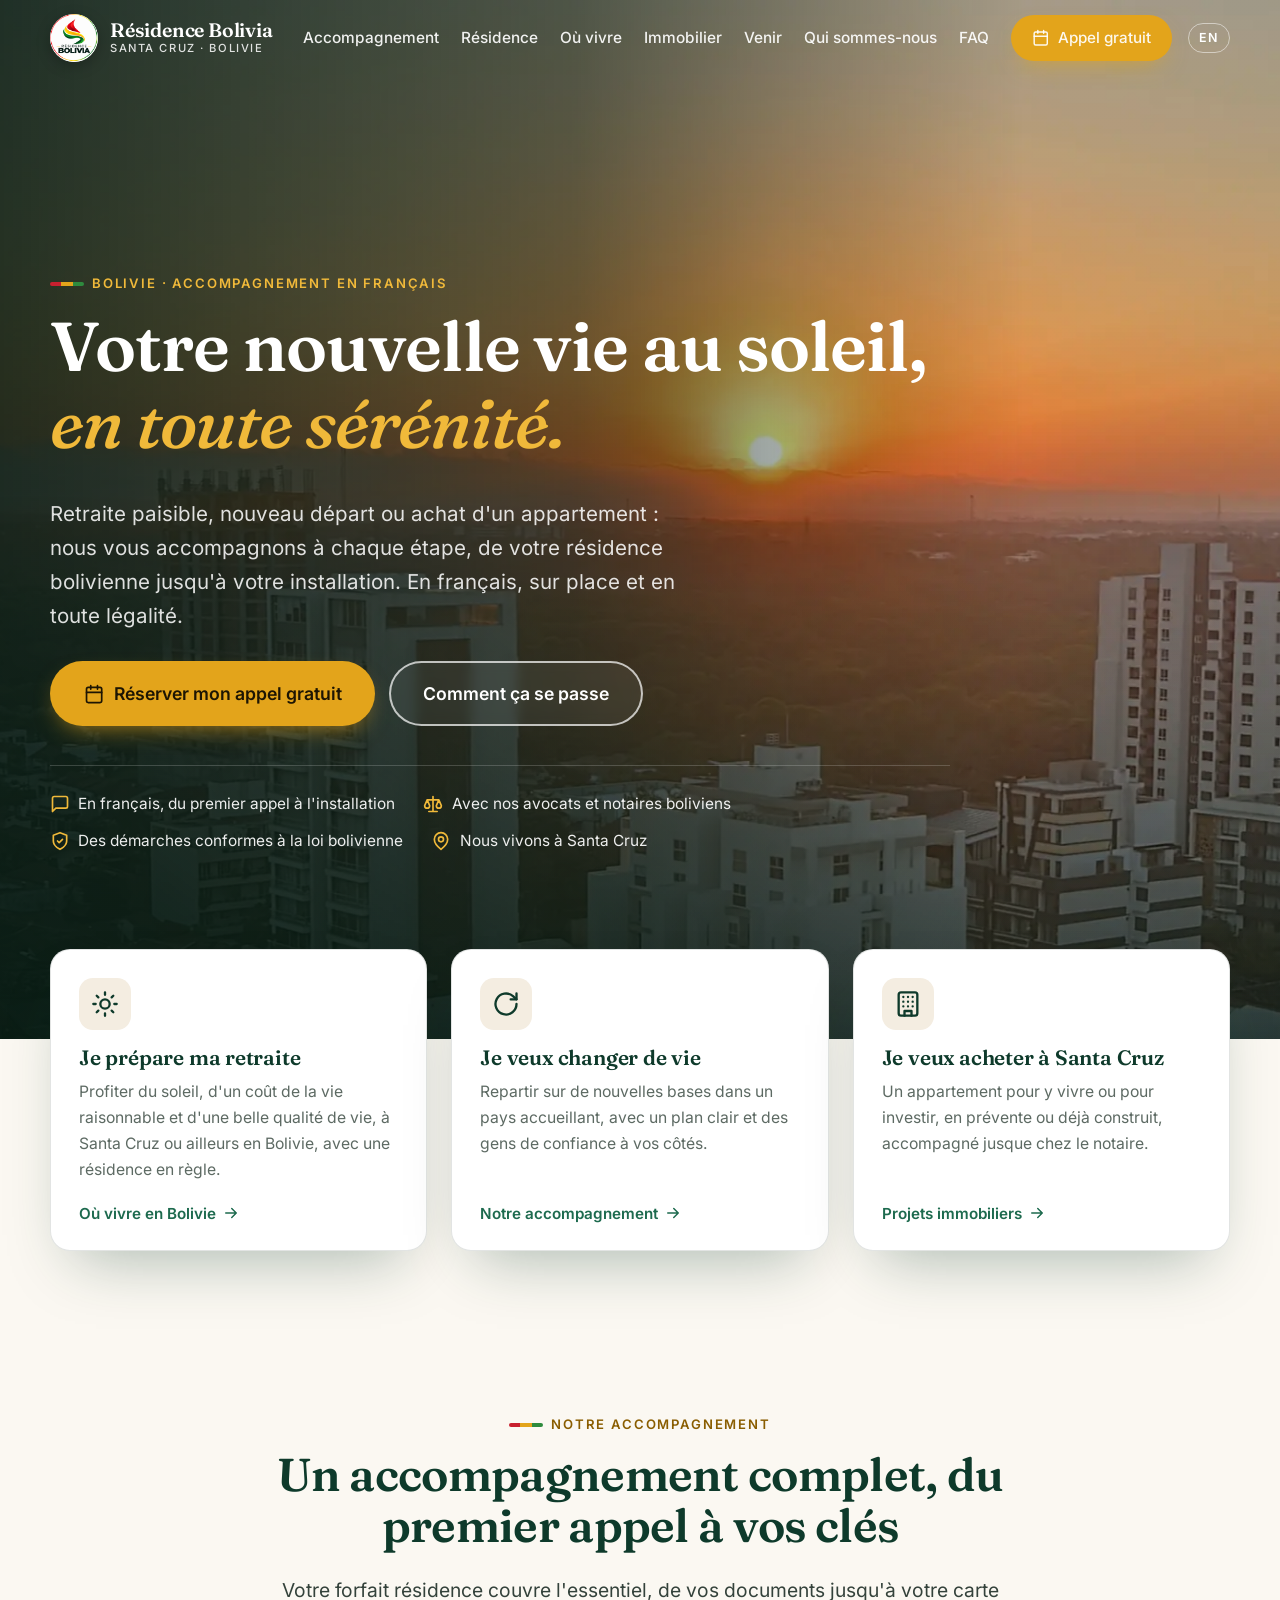
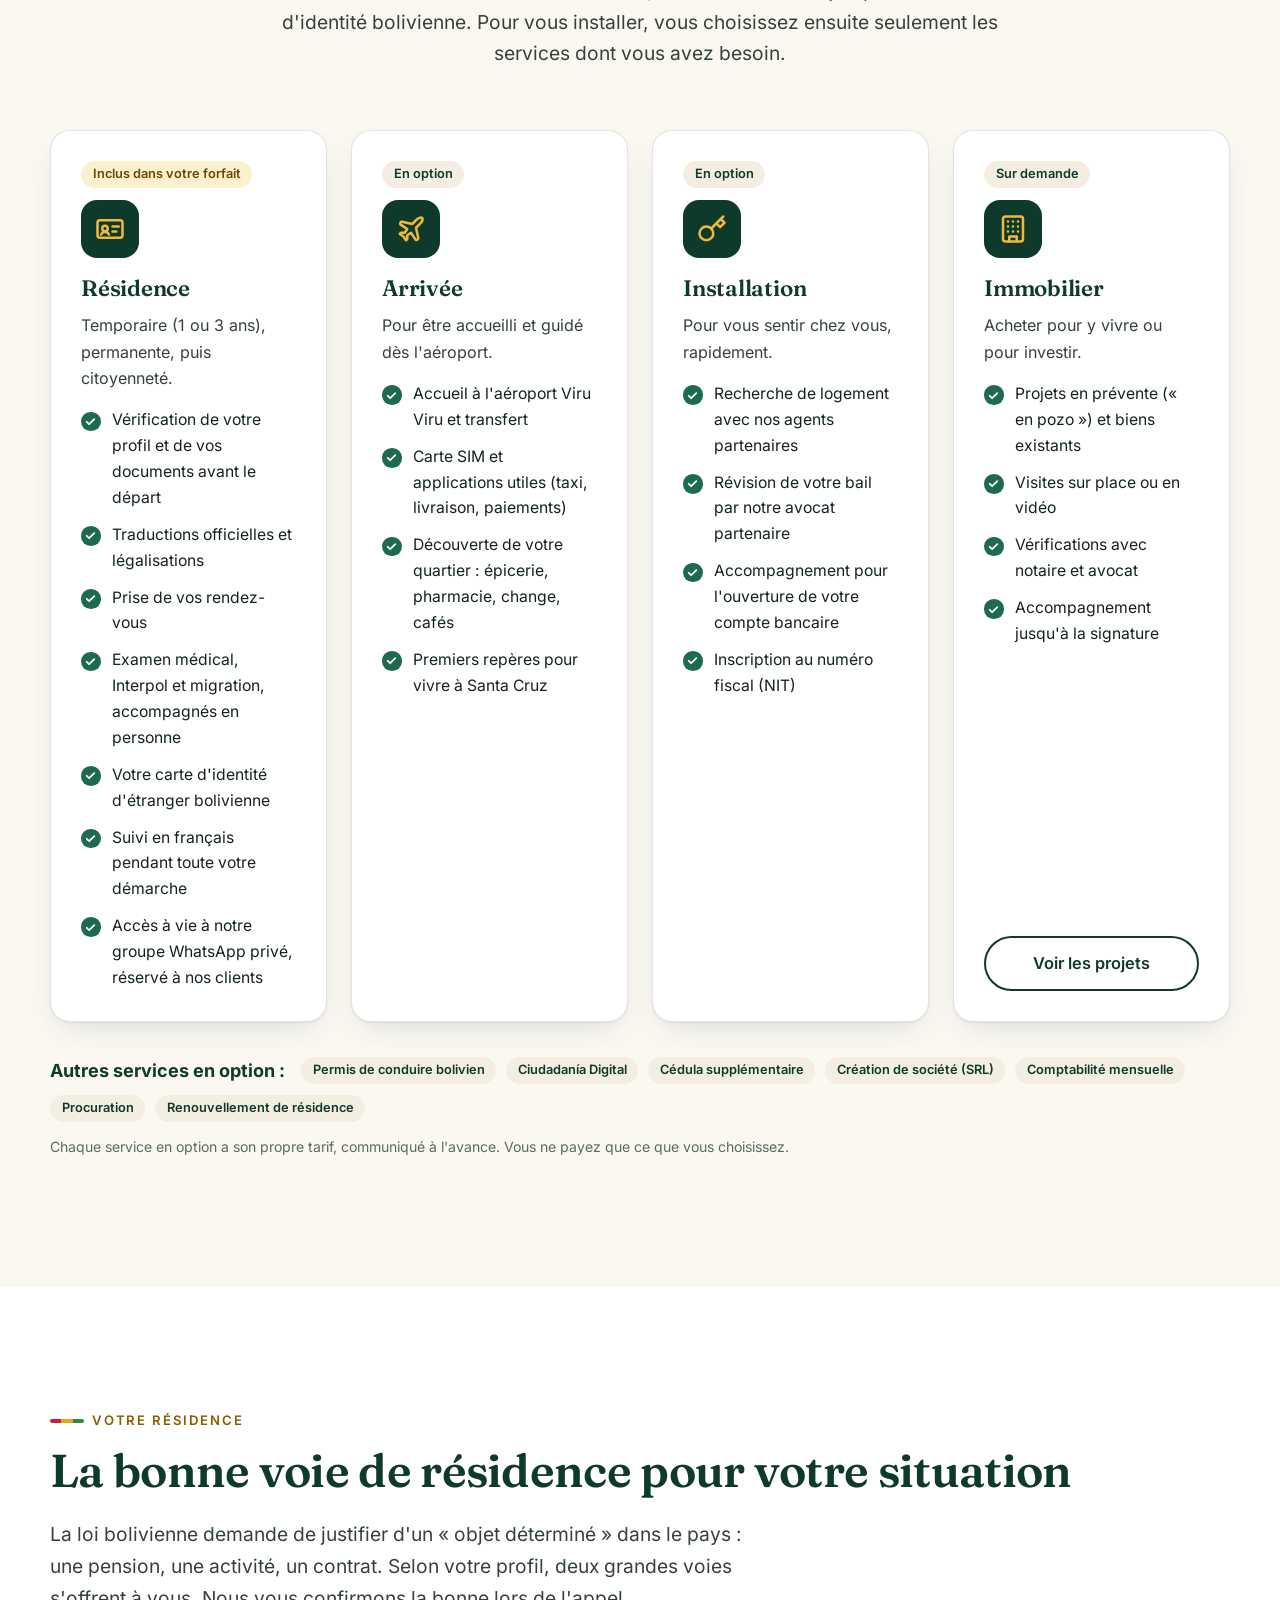
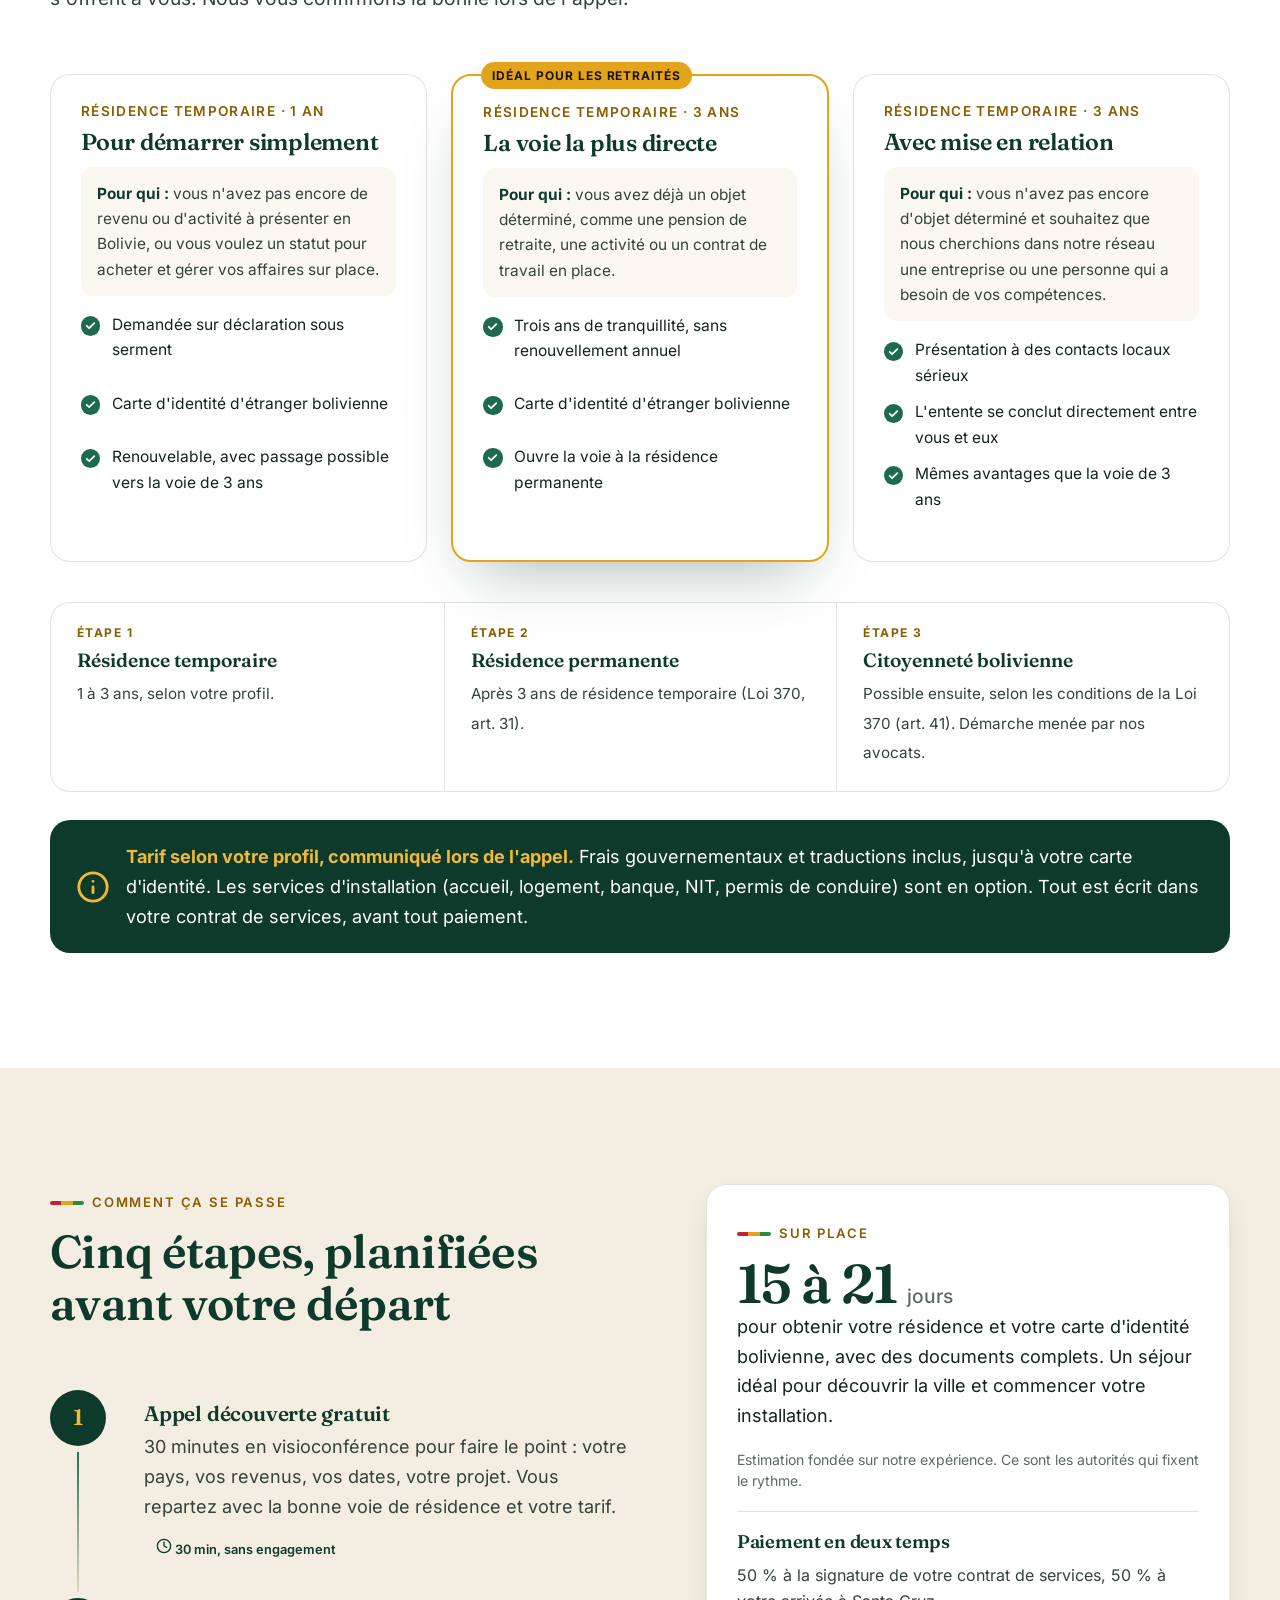
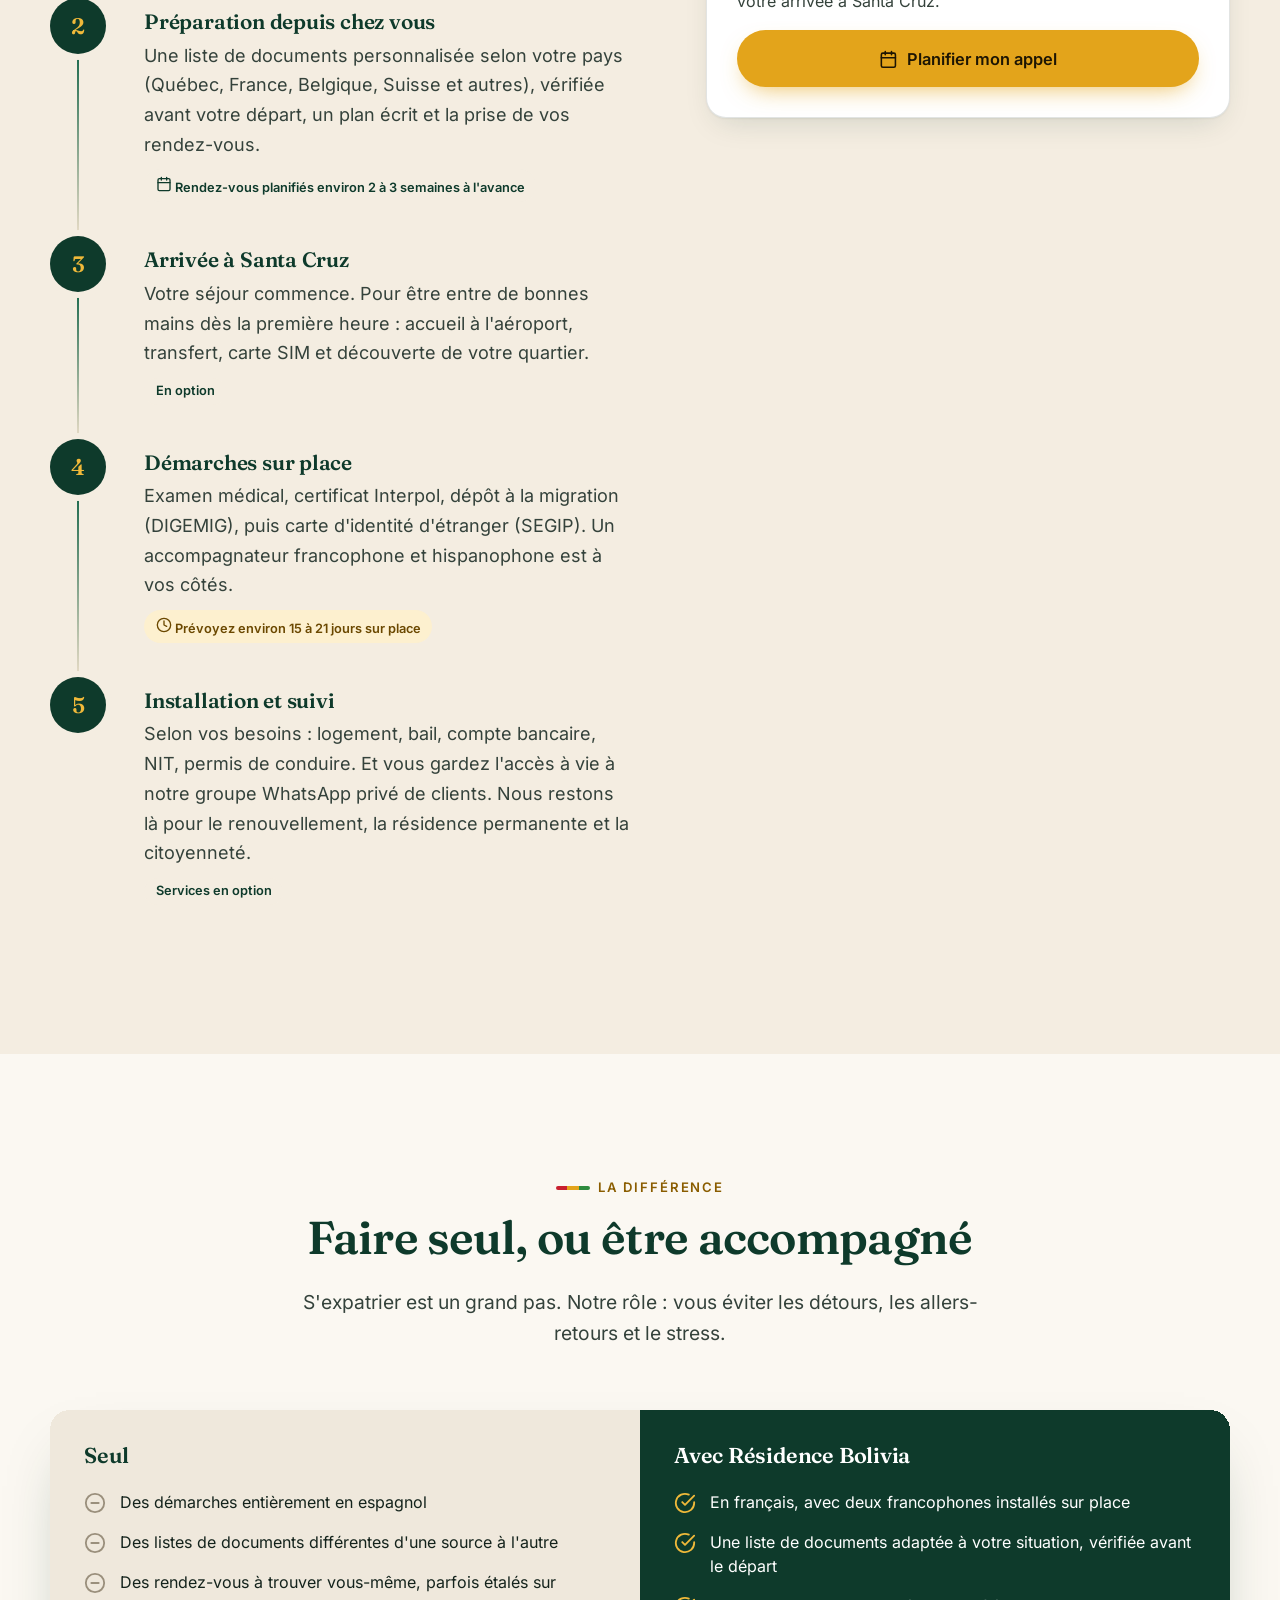
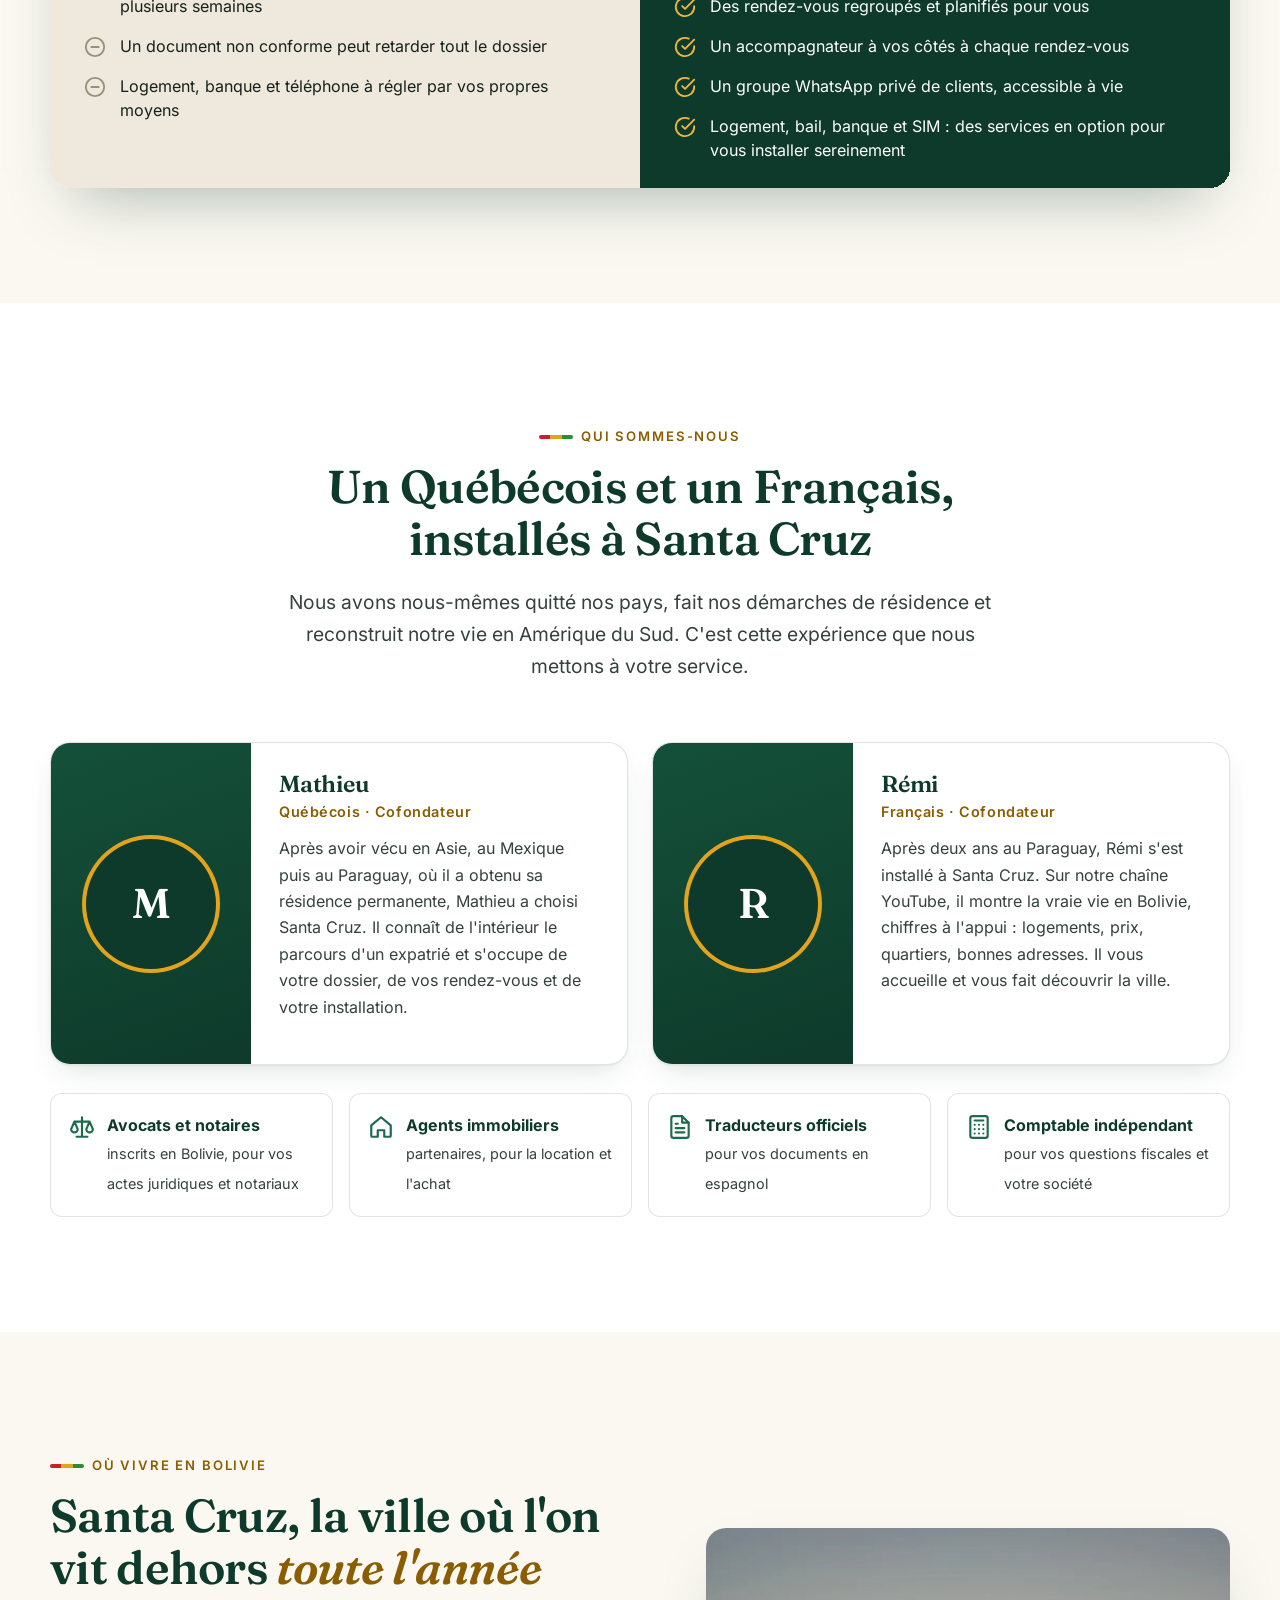
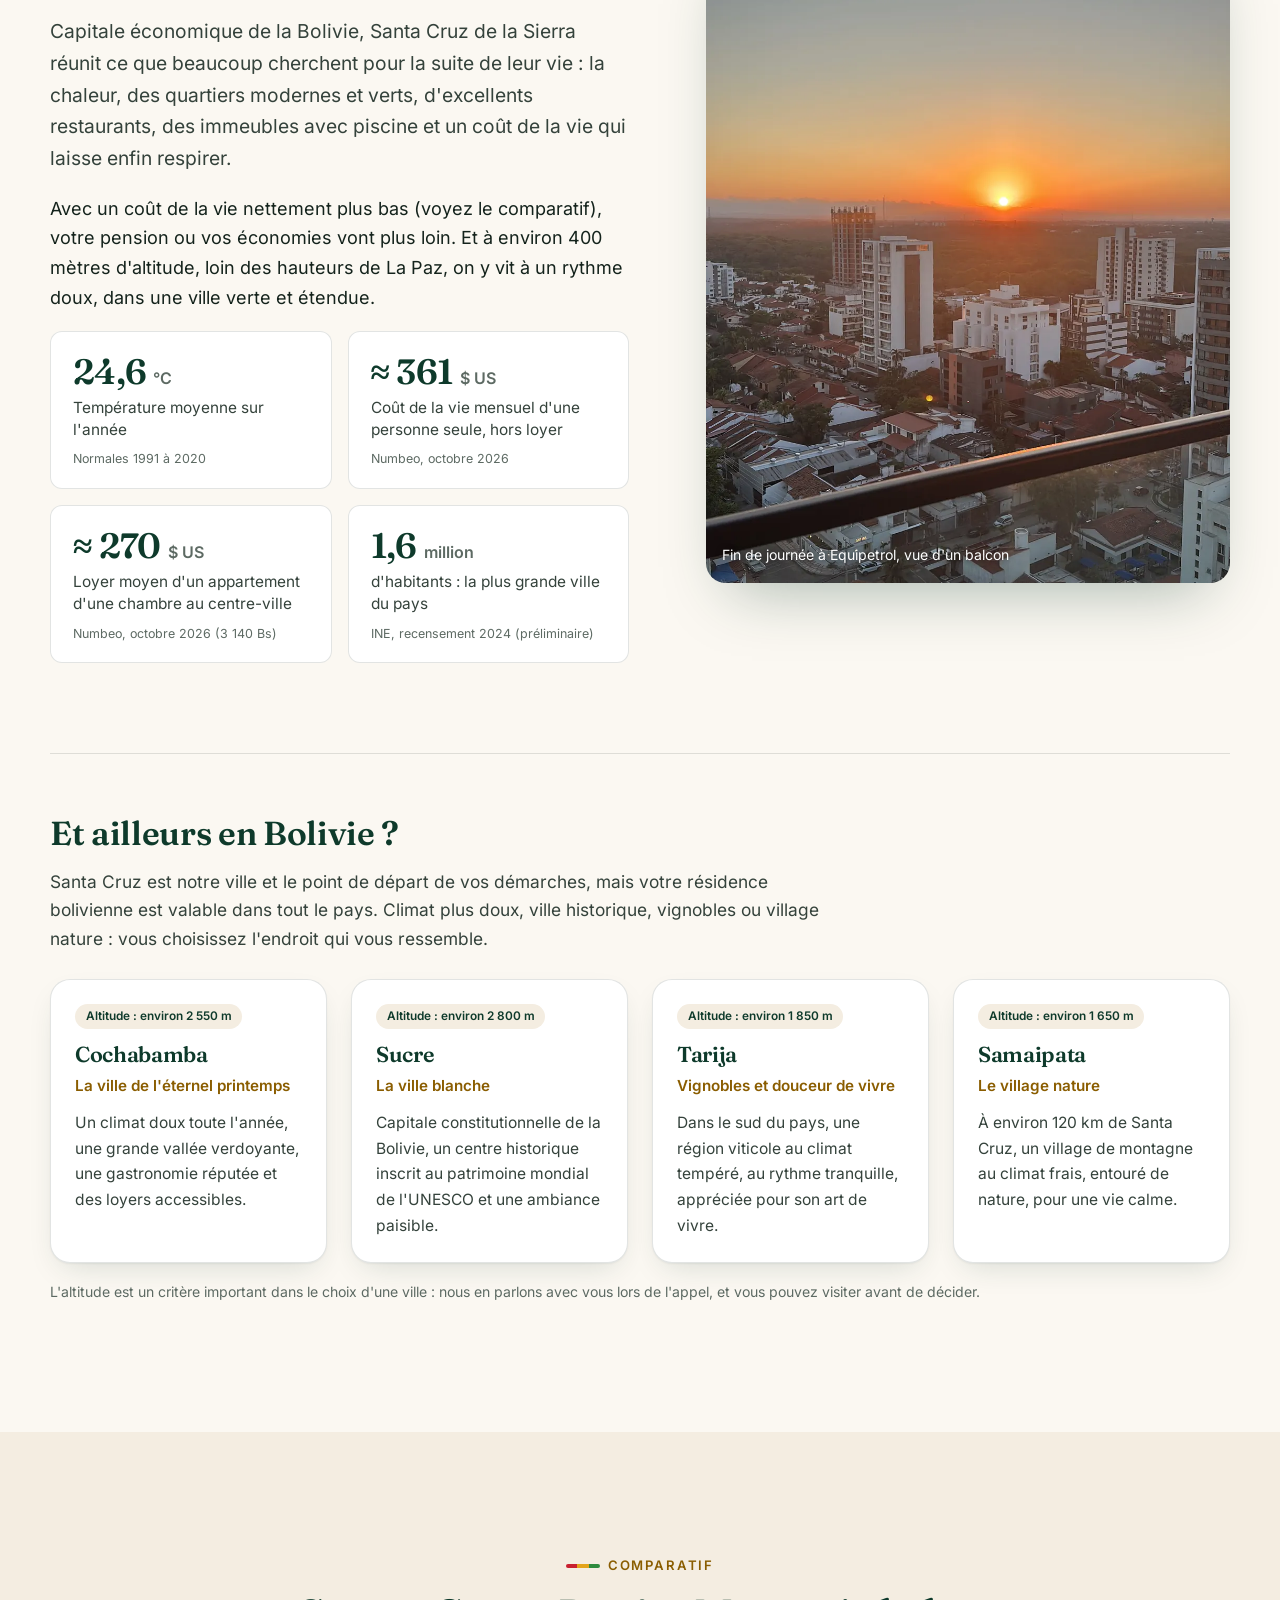
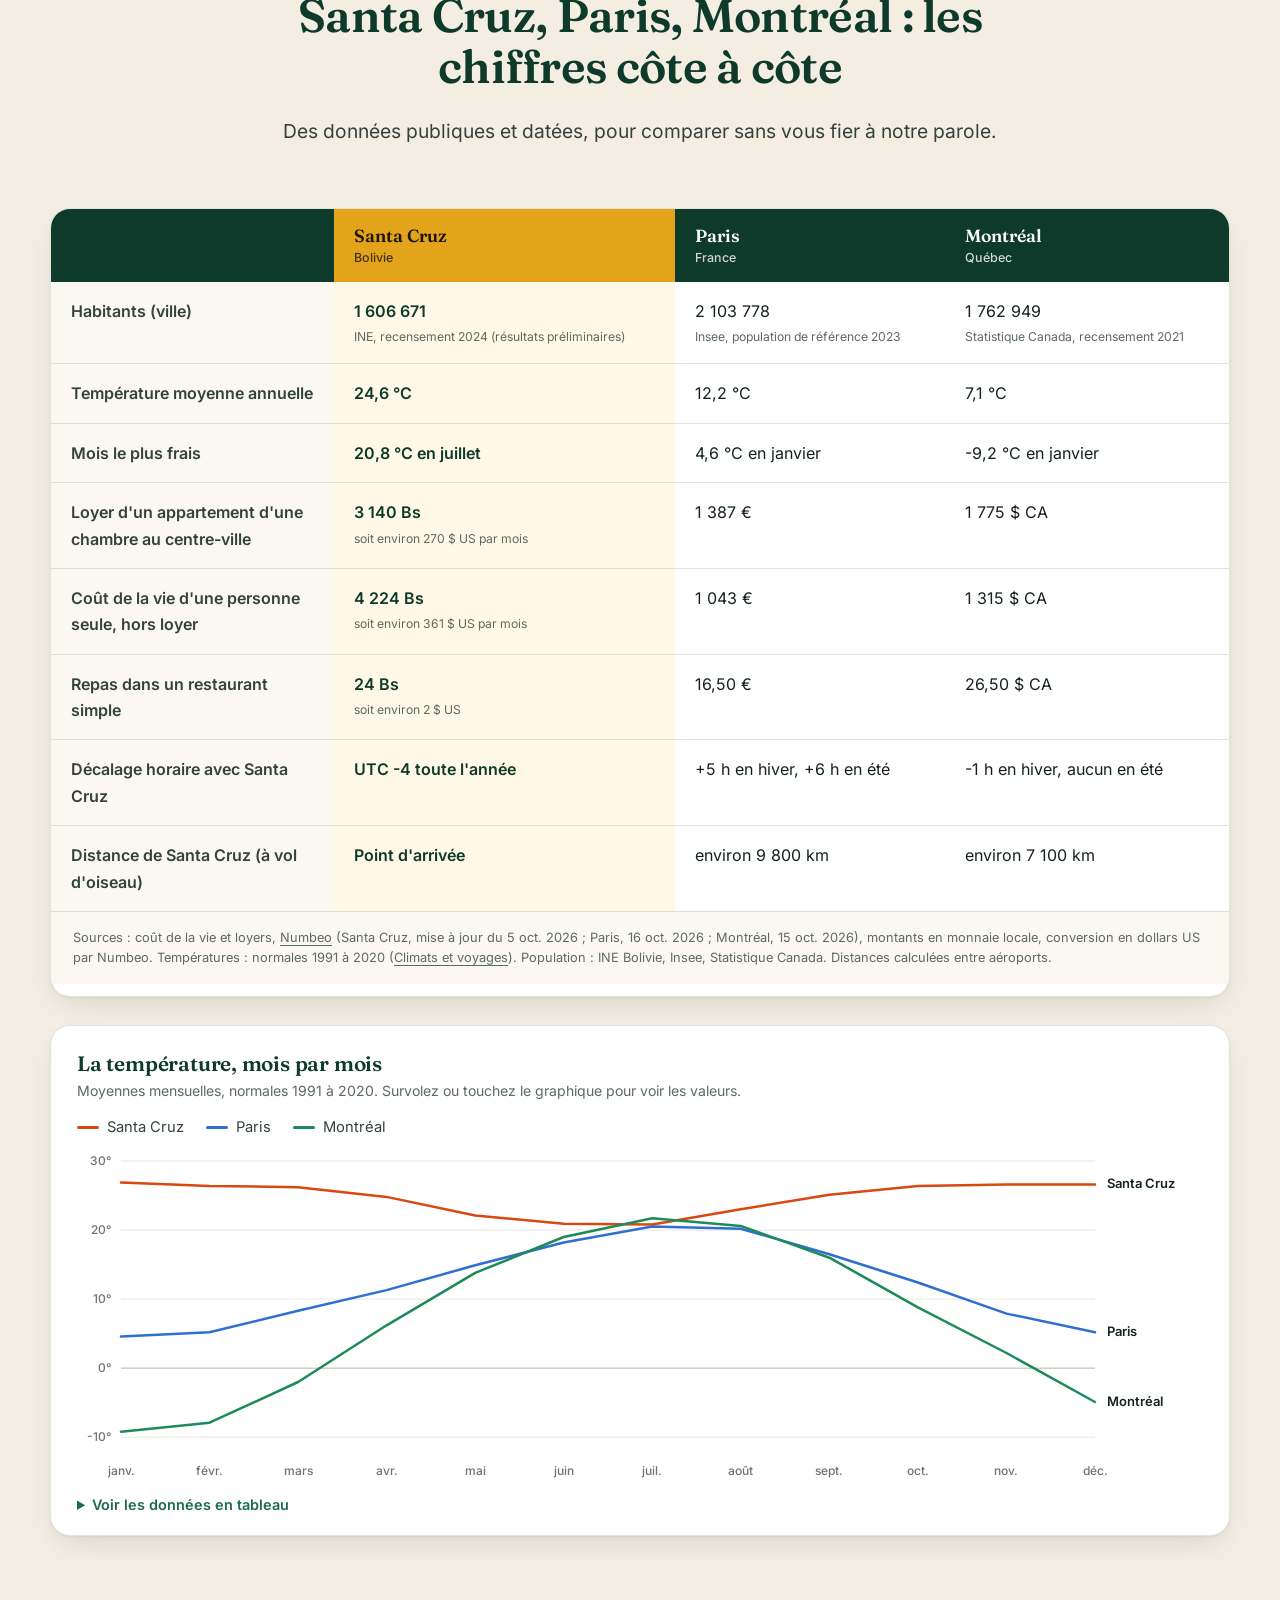
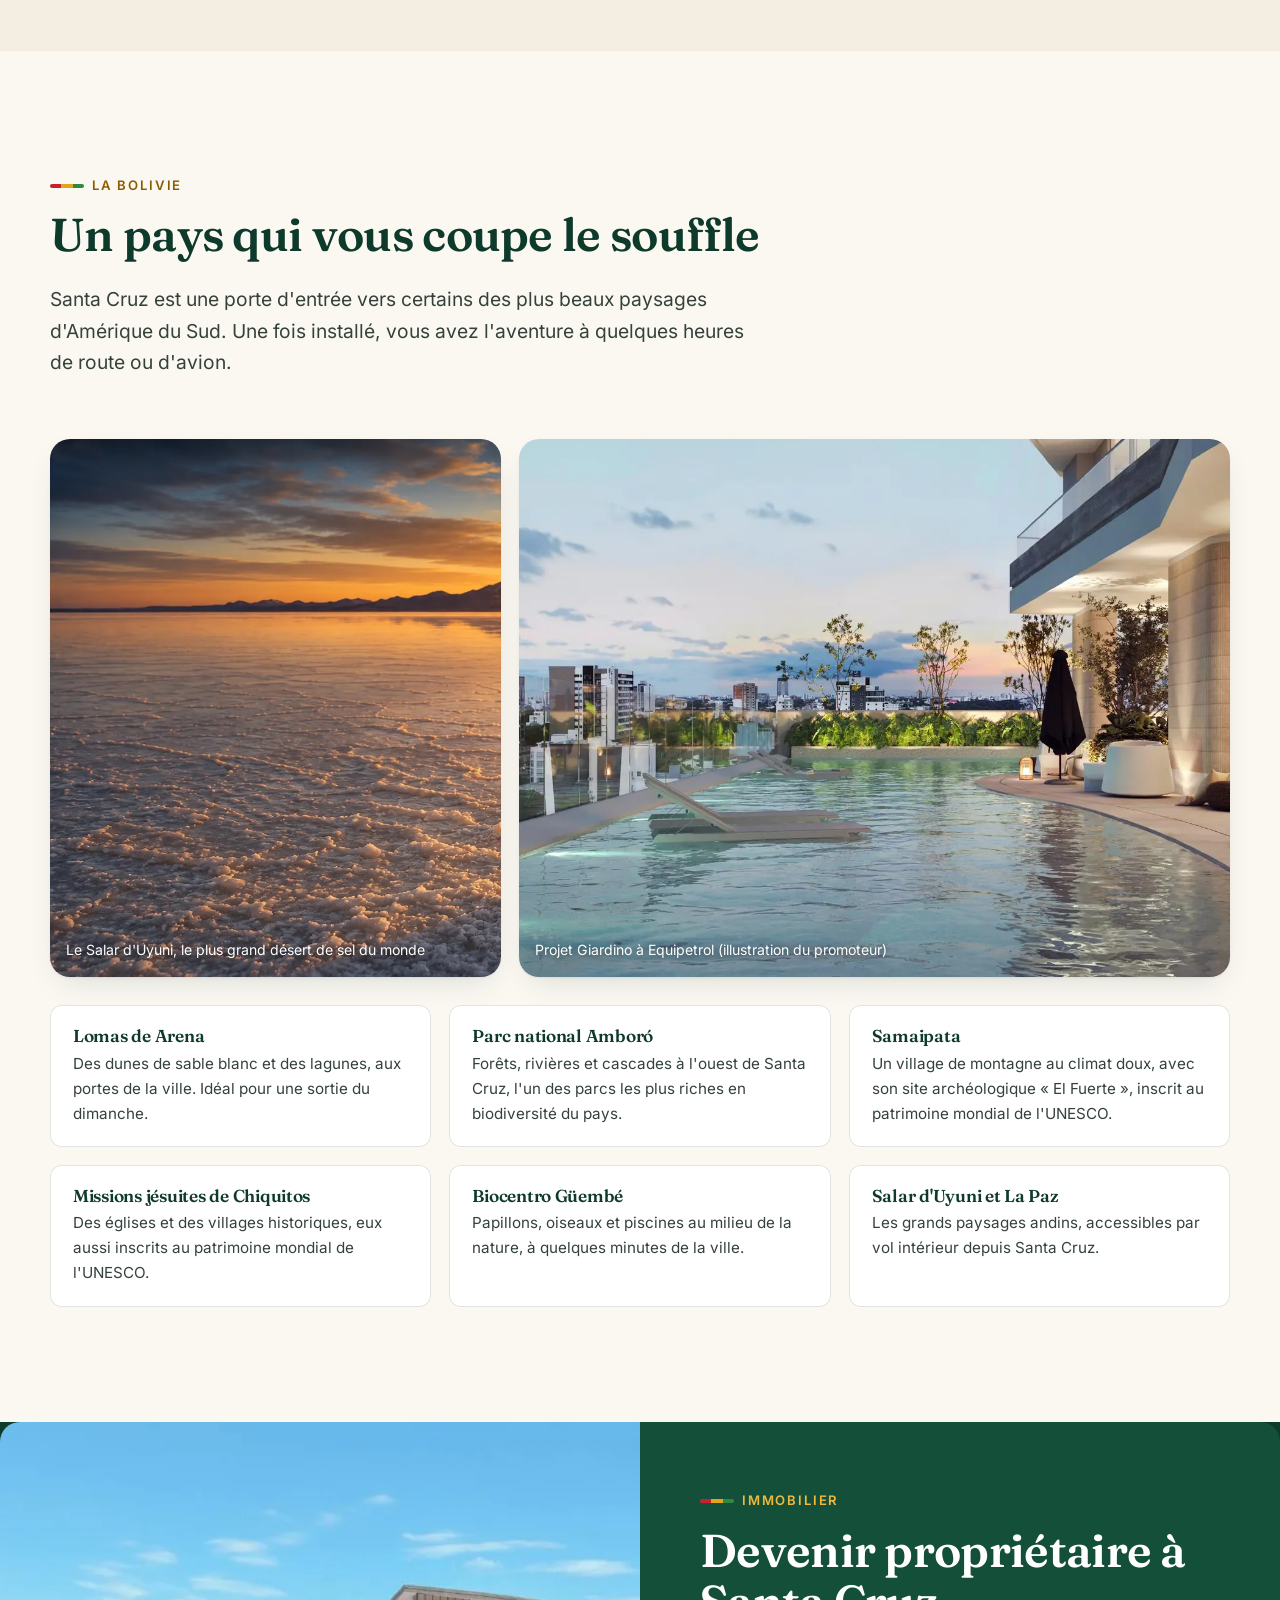
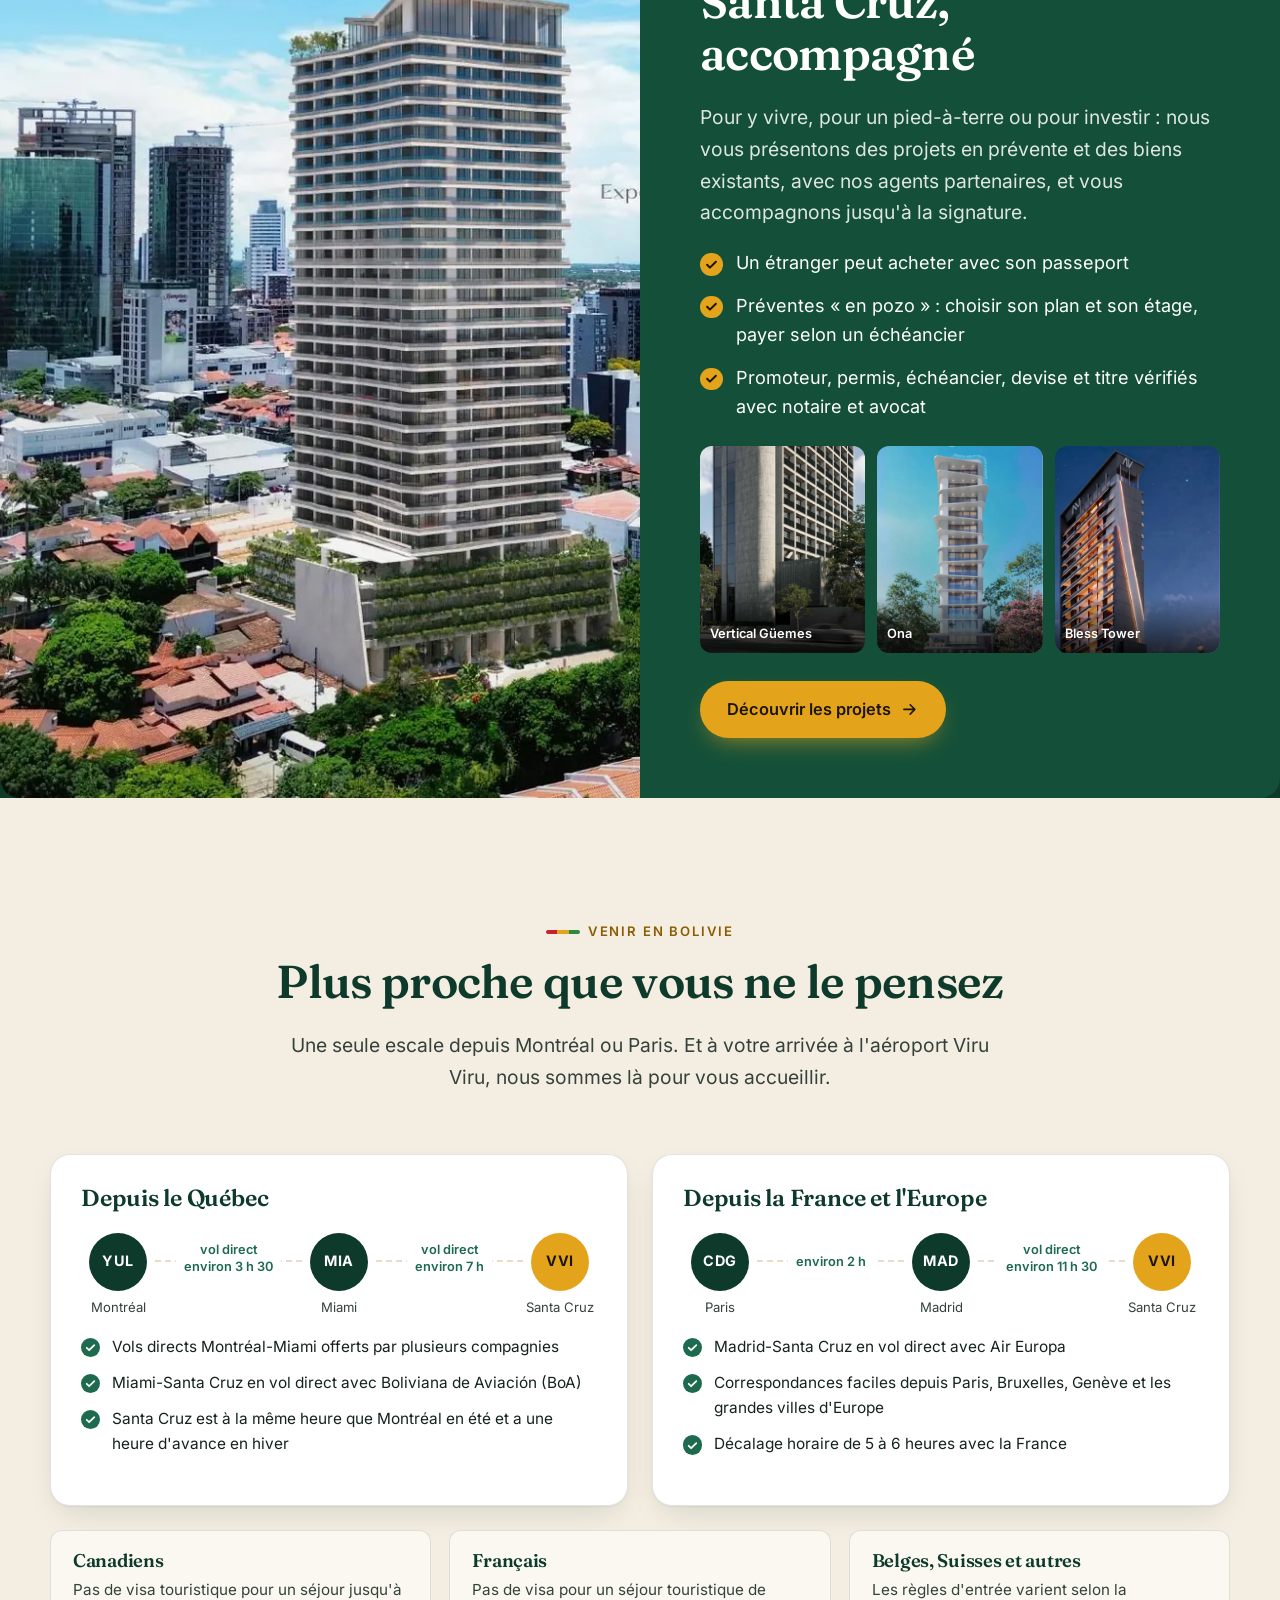
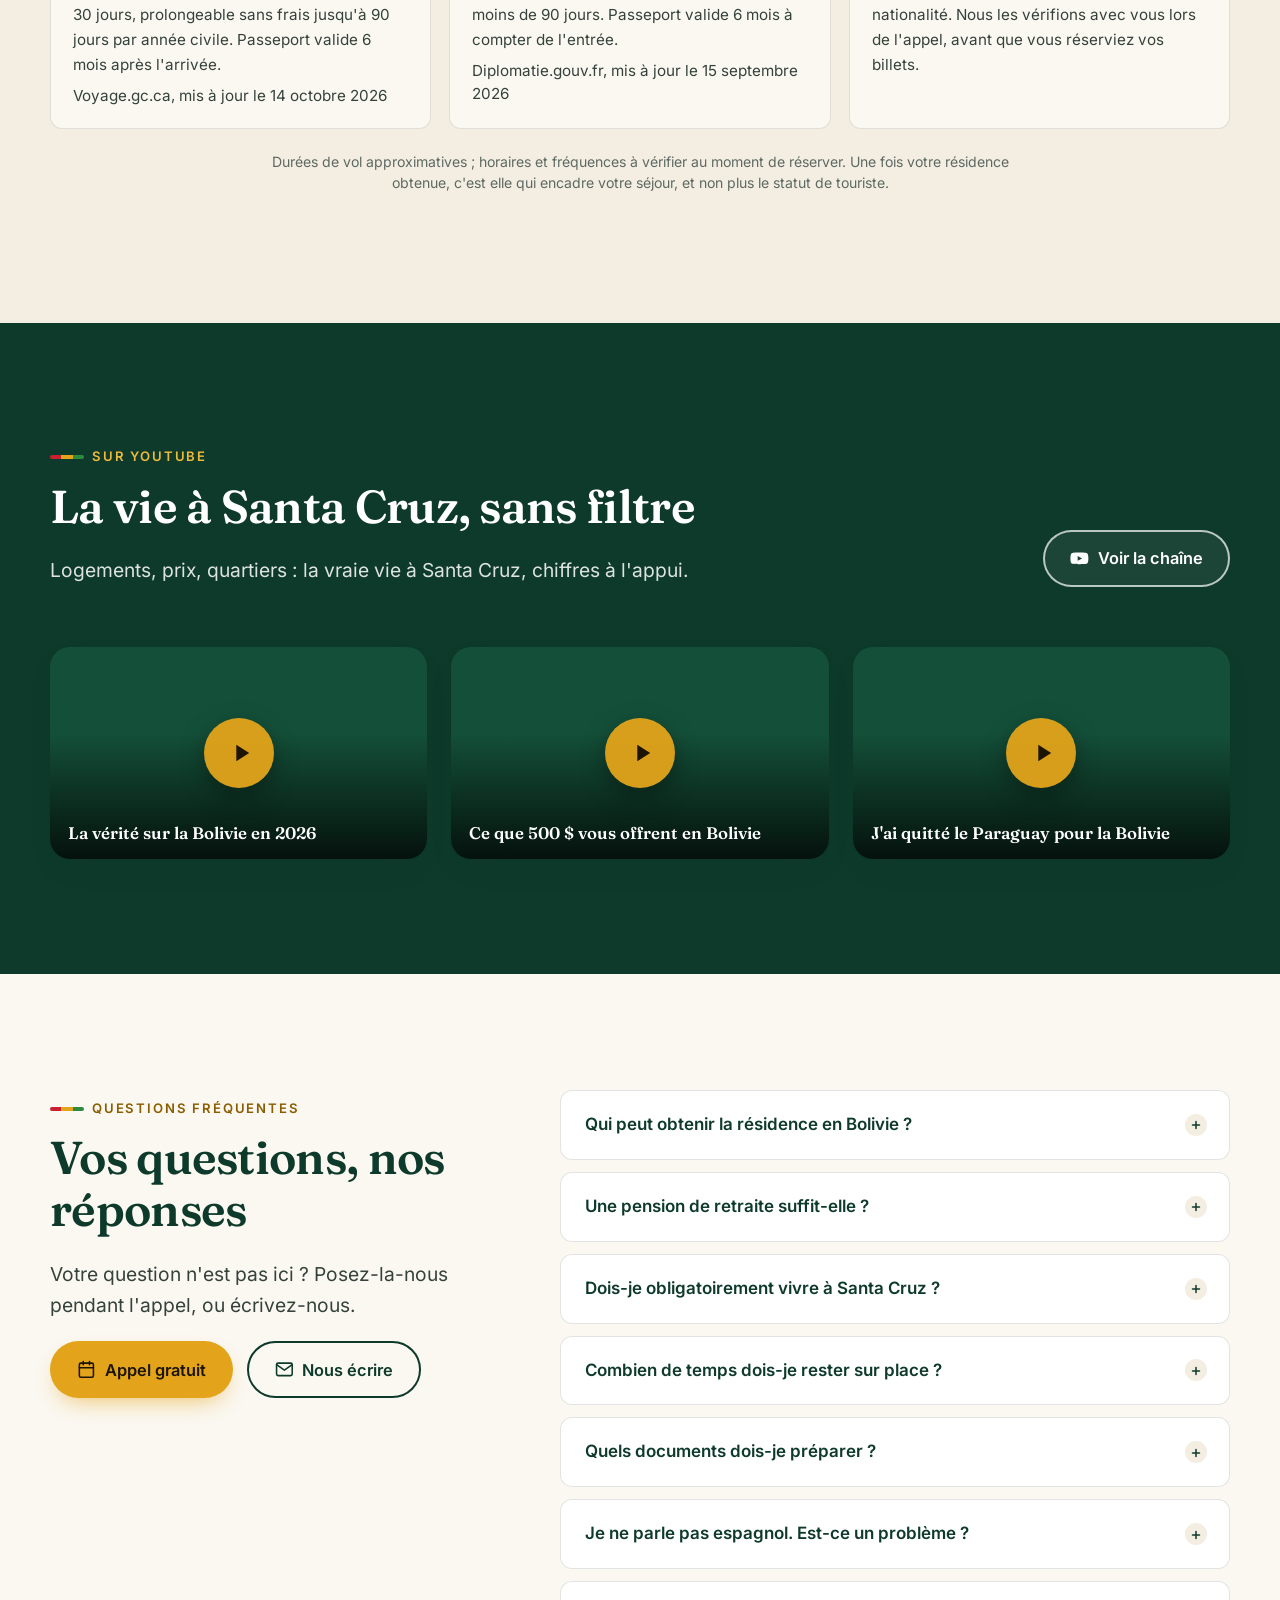
<file: index.html>
<!doctype html>
<html lang="fr" class="no-js">
<head>
<meta charset="utf-8">
<meta name="viewport" content="width=device-width, initial-scale=1">
<title>Résidence Bolivia | Vivre en Bolivie, accompagné en français</title>
<meta name="description" content="Résidence en Bolivie, installation et achat immobilier à Santa Cruz : un accompagnement complet en français par un Québécois et un Français installés sur place.">
<link rel="canonical" href="https://www.residence-bolivia.co/">
<link rel="alternate" hreflang="fr" href="https://www.residence-bolivia.co/">
<link rel="alternate" hreflang="en" href="https://www.residence-bolivia.co/en/">
<link rel="alternate" hreflang="x-default" href="https://www.residence-bolivia.co/">
<meta name="theme-color" content="#0e3a2b">
<meta property="og:type" content="website">
<meta property="og:locale" content="fr_CA">
<meta property="og:locale:alternate" content="fr_FR">
<meta property="og:site_name" content="Résidence Bolivia">
<meta property="og:title" content="Votre nouvelle vie en Bolivie, accompagnée en français">
<meta property="og:description" content="Résidence, arrivée, installation et achat immobilier à Santa Cruz de la Sierra. Appel découverte gratuit de 30 minutes.">
<meta property="og:url" content="https://www.residence-bolivia.co/">
<meta property="og:image" content="https://www.residence-bolivia.co/og-image.jpg">
<meta property="og:image:width" content="1200">
<meta property="og:image:height" content="630">
<meta name="twitter:card" content="summary_large_image">
<link rel="icon" type="image/png" href="favicon.png">
<link rel="apple-touch-icon" href="apple-touch-icon.png">
<link rel="preload" href="assets/fonts/fraunces.woff2" as="font" type="font/woff2" crossorigin>
<link rel="preload" href="assets/fonts/inter.woff2" as="font" type="font/woff2" crossorigin>
<link rel="preload" as="image" href="assets/img/hero-santa-cruz.webp" media="(min-width: 701px)">
<link rel="stylesheet" href="assets/css/style.css">
<script type="application/ld+json">
{
  "@context": "https://schema.org",
  "@type": "ProfessionalService",
  "name": "Résidence Bolivia",
  "url": "https://www.residence-bolivia.co/",
  "logo": "https://www.residence-bolivia.co/assets/img/logo-320.png",
  "image": "https://www.residence-bolivia.co/og-image.jpg",
  "email": "residencebolivia@proton.me",
  "description": "Accompagnement en français pour la résidence en Bolivie, l'arrivée, l'installation et l'achat immobilier à Santa Cruz de la Sierra.",
  "address": {"@type": "PostalAddress", "addressLocality": "Santa Cruz de la Sierra", "addressCountry": "BO"},
  "areaServed": ["CA", "FR", "BE", "CH", "BO"],
  "knowsLanguage": ["fr", "es"],
  "sameAs": ["https://www.facebook.com/residencebolivia", "https://www.youtube.com/@residencebolivia"]
}
</script>
<script type="application/ld+json">{"@context": "https://schema.org", "@type": "FAQPage", "mainEntity": [{"@type": "Question", "name": "Qui peut obtenir la résidence en Bolivie ?", "acceptedAnswer": {"@type": "Answer", "text": "La loi bolivienne demande de justifier d'un « objet déterminé » dans le pays : une pension, un emploi, une activité, des études. Si vous en avez un, la résidence de 3 ans vous est ouverte. Sinon, la résidence d'un an se demande sur déclaration sous serment. Nous confirmons la bonne voie pour vous lors de l'appel gratuit."}}, {"@type": "Question", "name": "Une pension de retraite suffit-elle ?", "acceptedAnswer": {"@type": "Answer", "text": "Oui, une pension de retraite peut justifier la résidence de 3 ans. Il faut en apporter une preuve officielle : nous vous indiquons exactement laquelle selon votre pays et votre caisse de retraite."}}, {"@type": "Question", "name": "Dois-je obligatoirement vivre à Santa Cruz ?", "acceptedAnswer": {"@type": "Answer", "text": "Non. Vos démarches se font avec nous à Santa Cruz, mais votre résidence bolivienne est valable dans tout le pays. Cochabamba, Sucre, Tarija ou Samaipata : nous vous aidons à comparer les villes selon votre budget, le climat et l'altitude."}}, {"@type": "Question", "name": "Combien de temps dois-je rester sur place ?", "acceptedAnswer": {"@type": "Answer", "text": "Prévoyez environ 15 à 21 jours à Santa Cruz : examen médical, certificat Interpol, dépôt à la migration, puis carte d'identité d'étranger. C'est une estimation fondée sur notre expérience, avec des documents complets ; ce sont les autorités qui fixent le rythme."}}, {"@type": "Question", "name": "Quels documents dois-je préparer ?", "acceptedAnswer": {"@type": "Answer", "text": "Un passeport valide au moins 6 mois, puis des documents qui dépendent de votre profil (par exemple une preuve de pension ou de revenus). Les documents étrangers doivent être apostillés, puis traduits officiellement en espagnol en Bolivie : les traductions sont incluses. Après l'appel, vous recevez une liste personnalisée selon votre pays."}}, {"@type": "Question", "name": "Je ne parle pas espagnol. Est-ce un problème ?", "acceptedAnswer": {"@type": "Answer", "text": "Pas du tout. Tout se passe en français avec nous, et un accompagnateur francophone et hispanophone est à vos côtés à chaque rendez-vous officiel."}}, {"@type": "Question", "name": "Combien coûte l'accompagnement ?", "acceptedAnswer": {"@type": "Answer", "text": "Le tarif dépend de votre profil et de la voie de résidence. Il vous est communiqué lors de l'appel gratuit, puis écrit dans votre contrat de services. Le forfait inclut les frais gouvernementaux et les traductions, jusqu'à votre carte d'identité bolivienne. Les services d'installation (accueil à l'aéroport, logement, compte bancaire, NIT, permis de conduire) sont proposés en option, chacun avec un tarif communiqué à l'avance."}}, {"@type": "Question", "name": "Comment se passe le paiement ?", "acceptedAnswer": {"@type": "Answer", "text": "En deux temps : 50 % à la signature de votre contrat de services, 50 % à votre arrivée à Santa Cruz. Les moyens de paiement acceptés (dont le virement bancaire international) sont précisés dans votre contrat."}}, {"@type": "Question", "name": "Ma famille peut-elle m'accompagner ?", "acceptedAnswer": {"@type": "Answer", "text": "Oui. Chaque membre de la famille a son propre dossier ; nous organisons les démarches pour qu'elles se fassent ensemble, pendant le même séjour."}}, {"@type": "Question", "name": "Puis-je voyager hors de Bolivie pendant ma résidence ?", "acceptedAnswer": {"@type": "Answer", "text": "Oui. Des règles de présence s'appliquent selon votre type de résidence. Nous vous les expliquons clairement avant chaque départ et nous nous occupons des demandes nécessaires."}}, {"@type": "Question", "name": "Puis-je acheter un appartement sans être résident ?", "acceptedAnswer": {"@type": "Answer", "text": "Oui, un étranger peut acheter avec son passeport (sauf dans la zone de 50 km le long des frontières). La résidence reste utile au quotidien : compte bancaire, numéro fiscal, location de votre bien. Voir notre page immobilier."}}, {"@type": "Question", "name": "Et après la résidence temporaire ?", "acceptedAnswer": {"@type": "Answer", "text": "Vous gardez l'accès à vie à notre groupe WhatsApp privé, réservé à nos clients, pour vos questions du quotidien. Après 3 ans, vous pouvez demander la résidence permanente, puis, selon les conditions de la loi, la citoyenneté bolivienne. Nous vous accompagnons à chaque étape, ainsi que pour le permis de conduire et la Ciudadanía Digital (identité numérique pour vos démarches en ligne)."}}, {"@type": "Question", "name": "Qui réalise les démarches juridiques ?", "acceptedAnswer": {"@type": "Answer", "text": "Les actes juridiques et notariaux sont réalisés par des avocats et notaires inscrits en Bolivie, avec qui nous travaillons. Nous coordonnons l'ensemble et restons votre interlocuteur en français, du début à la fin."}}, {"@type": "Question", "name": "Pouvez-vous me conseiller sur la fiscalité ?", "acceptedAnswer": {"@type": "Answer", "text": "Nous ne donnons pas de conseil fiscal. Pour ces questions, nous vous mettons en relation avec un comptable indépendant en Bolivie, et nous vous recommandons de consulter aussi un spécialiste dans votre pays d'origine."}}]}</script>
</head>
<body>
<a class="skip" href="#contenu">Aller au contenu</a>
<header class="site-header">
  <div class="wrap bar">
    <a class="brand" href="./" aria-label="Résidence Bolivia, accueil">
      <img src="assets/img/logo-160.png" width="48" height="48" alt="">
      <span>Résidence Bolivia<small>Santa Cruz · Bolivie</small></span>
    </a>
    <button class="menu-btn" aria-label="Ouvrir le menu" aria-expanded="false"><svg viewBox="0 0 24 24" fill="none" stroke="currentColor" stroke-width="2" stroke-linecap="round" stroke-linejoin="round" aria-hidden="true"><path d="M4 7h16M4 12h16M4 17h16"/></svg></button>
    <nav class="nav" aria-label="Navigation principale">
      <button class="close" aria-label="Fermer le menu"><svg viewBox="0 0 24 24" fill="none" stroke="currentColor" stroke-width="2" stroke-linecap="round" stroke-linejoin="round" aria-hidden="true"><path d="M18 6 6 18M6 6l12 12"/></svg></button>
      <a href="#accompagnement">Accompagnement</a>
      <a href="#residence">Résidence</a>
      <a href="#pourquoi">Où vivre</a>
      <a href="immobilier.html">Immobilier</a>
      <a href="#venir">Venir</a>
      <a href="#equipe">Qui sommes-nous</a>
      <a href="#faq">FAQ</a>
      <a class="btn btn-gold" href="https://calendly.com/residence-bolivia/30min?utm_source=site&amp;utm_medium=web&amp;utm_campaign=menu" target="_blank" rel="noopener"><svg viewBox="0 0 24 24" fill="none" stroke="currentColor" stroke-width="2" stroke-linecap="round" stroke-linejoin="round" aria-hidden="true"><rect x="3" y="4" width="18" height="18" rx="2"/><path d="M16 2v4M8 2v4M3 10h18"/></svg>Appel gratuit</a>
    </nav>
    <nav class="lang-switch" aria-label="Langue / Language"><a href="./" hreflang="fr" lang="fr" aria-current="true" title="Français">FR</a><a href="en/" hreflang="en" lang="en" title="English" aria-label="English version">EN</a></nav>
  </div>
</header>

<main id="contenu">

<!-- ================= HÉROS ================= -->
<section class="hero" aria-label="Présentation">
  <picture class="hero-img">
    <source media="(max-width: 700px)" srcset="assets/img/hero-santa-cruz-m.webp">
    <img src="assets/img/hero-santa-cruz.webp" width="2000" height="1125" alt="Coucher de soleil sur les tours d'Equipetrol, à Santa Cruz de la Sierra" fetchpriority="high">
  </picture>
  <div class="wrap on-dark">
    <span class="eyebrow">Bolivie · Accompagnement en français</span>
    <h1>Votre nouvelle vie au soleil, <em>en toute sérénité.</em></h1>
    <p class="lead">Retraite paisible, nouveau départ ou achat d'un appartement : nous vous accompagnons à chaque étape, de votre résidence bolivienne jusqu'à votre installation. En français, sur place et en toute légalité.</p>
    <div class="btn-row">
      <a class="btn btn-gold btn-lg" href="https://calendly.com/residence-bolivia/30min?utm_source=site&amp;utm_medium=web&amp;utm_campaign=hero" target="_blank" rel="noopener"><svg viewBox="0 0 24 24" fill="none" stroke="currentColor" stroke-width="2" stroke-linecap="round" stroke-linejoin="round" aria-hidden="true"><rect x="3" y="4" width="18" height="18" rx="2"/><path d="M16 2v4M8 2v4M3 10h18"/></svg>Réserver mon appel gratuit</a>
      <a class="btn btn-ghost btn-lg" href="#etapes">Comment ça se passe</a>
    </div>
    <div class="trust">
      <span><svg viewBox="0 0 24 24" fill="none" stroke="currentColor" stroke-width="2" stroke-linecap="round" stroke-linejoin="round" aria-hidden="true"><path d="M21 15a2 2 0 0 1-2 2H7l-4 4V5a2 2 0 0 1 2-2h14a2 2 0 0 1 2 2z"/></svg>En français, du premier appel à l'installation</span>
      <span><svg viewBox="0 0 24 24" fill="none" stroke="currentColor" stroke-width="2" stroke-linecap="round" stroke-linejoin="round" aria-hidden="true"><path d="M12 3v18M7 21h10M5 7h14M5 7l-3 7a3 3 0 0 0 6 0zM19 7l-3 7a3 3 0 0 0 6 0z"/></svg>Avec nos avocats et notaires boliviens</span>
      <span><svg viewBox="0 0 24 24" fill="none" stroke="currentColor" stroke-width="2" stroke-linecap="round" stroke-linejoin="round" aria-hidden="true"><path d="M12 22s8-4 8-10V5l-8-3-8 3v7c0 6 8 10 8 10z"/><path d="m9 12 2 2 4-4"/></svg>Des démarches conformes à la loi bolivienne</span>
      <span><svg viewBox="0 0 24 24" fill="none" stroke="currentColor" stroke-width="2" stroke-linecap="round" stroke-linejoin="round" aria-hidden="true"><path d="M20 10c0 6-8 12-8 12s-8-6-8-12a8 8 0 0 1 16 0z"/><circle cx="12" cy="10" r="3"/></svg>Nous vivons à Santa Cruz</span>
    </div>
  </div>
</section>

<!-- ================= PROFILS ================= -->
<div class="profiles">
  <div class="wrap grid g3">
    <a class="profile-card reveal" href="#pourquoi">
      <span class="ic"><svg viewBox="0 0 24 24" fill="none" stroke="currentColor" stroke-width="2" stroke-linecap="round" stroke-linejoin="round" aria-hidden="true"><circle cx="12" cy="12" r="4"/><path d="M12 2v2M12 20v2M4.9 4.9l1.4 1.4M17.7 17.7l1.4 1.4M2 12h2M20 12h2M4.9 19.1l1.4-1.4M17.7 6.3l1.4-1.4"/></svg></span>
      <h3>Je prépare ma retraite</h3>
      <p>Profiter du soleil, d'un coût de la vie raisonnable et d'une belle qualité de vie, à Santa Cruz ou ailleurs en Bolivie, avec une résidence en règle.</p>
      <span class="more">Où vivre en Bolivie <svg viewBox="0 0 24 24" fill="none" stroke="currentColor" stroke-width="2" stroke-linecap="round" stroke-linejoin="round" aria-hidden="true"><path d="M5 12h14M13 6l6 6-6 6"/></svg></span>
    </a>
    <a class="profile-card reveal" href="#accompagnement">
      <span class="ic"><svg viewBox="0 0 24 24" fill="none" stroke="currentColor" stroke-width="2" stroke-linecap="round" stroke-linejoin="round" aria-hidden="true"><path d="M21 12a9 9 0 1 1-3-6.7L21 8"/><path d="M21 3v5h-5"/></svg></span>
      <h3>Je veux changer de vie</h3>
      <p>Repartir sur de nouvelles bases dans un pays accueillant, avec un plan clair et des gens de confiance à vos côtés.</p>
      <span class="more">Notre accompagnement <svg viewBox="0 0 24 24" fill="none" stroke="currentColor" stroke-width="2" stroke-linecap="round" stroke-linejoin="round" aria-hidden="true"><path d="M5 12h14M13 6l6 6-6 6"/></svg></span>
    </a>
    <a class="profile-card reveal" href="immobilier.html">
      <span class="ic"><svg viewBox="0 0 24 24" fill="none" stroke="currentColor" stroke-width="2" stroke-linecap="round" stroke-linejoin="round" aria-hidden="true"><rect x="4" y="2" width="16" height="20" rx="2"/><path d="M9 22v-4h6v4M8 6h.01M12 6h.01M16 6h.01M8 10h.01M12 10h.01M16 10h.01M8 14h.01M12 14h.01M16 14h.01"/></svg></span>
      <h3>Je veux acheter à Santa Cruz</h3>
      <p>Un appartement pour y vivre ou pour investir, en prévente ou déjà construit, accompagné jusque chez le notaire.</p>
      <span class="more">Projets immobiliers <svg viewBox="0 0 24 24" fill="none" stroke="currentColor" stroke-width="2" stroke-linecap="round" stroke-linejoin="round" aria-hidden="true"><path d="M5 12h14M13 6l6 6-6 6"/></svg></span>
    </a>
  </div>
</div>

<!-- ================= ACCOMPAGNEMENT ================= -->
<section id="accompagnement">
  <div class="wrap">
    <div class="section-head center narrow reveal">
      <span class="eyebrow">Notre accompagnement</span>
      <h2>Un accompagnement complet, du premier appel à vos clés</h2>
      <p class="lead">Votre forfait résidence couvre l'essentiel, de vos documents jusqu'à votre carte d'identité bolivienne. Pour vous installer, vous choisissez ensuite seulement les services dont vous avez besoin.</p>
    </div>
    <div class="grid g4">
      <article class="service reveal">
        <span class="pill pill-gold tag">Inclus dans votre forfait</span>
        <span class="ic"><svg viewBox="0 0 24 24" fill="none" stroke="currentColor" stroke-width="2" stroke-linecap="round" stroke-linejoin="round" aria-hidden="true"><rect x="2" y="5" width="20" height="14" rx="2"/><circle cx="8" cy="11.5" r="2.2"/><path d="M4.8 16.5c.6-1.4 1.8-2.1 3.2-2.1s2.6.7 3.2 2.1M14 10h5M14 14h3"/></svg></span>
        <h3>Résidence</h3>
        <p>Temporaire (1 ou 3 ans), permanente, puis citoyenneté.</p>
        <ul class="check-list">
          <li>Vérification de votre profil et de vos documents avant le départ</li>
          <li>Traductions officielles et légalisations</li>
          <li>Prise de vos rendez-vous</li>
          <li>Examen médical, Interpol et migration, accompagnés en personne</li>
          <li>Votre carte d'identité d'étranger bolivienne</li>
          <li>Suivi en français pendant toute votre démarche</li>
          <li>Accès à vie à notre groupe WhatsApp privé, réservé à nos clients</li>
        </ul>
      </article>
      <article class="service reveal">
        <span class="pill tag">En option</span>
        <span class="ic"><svg viewBox="0 0 24 24" fill="none" stroke="currentColor" stroke-width="2" stroke-linecap="round" stroke-linejoin="round" aria-hidden="true"><path d="M17.8 19.2 16 11l3.5-3.5C21 6 21.5 4 21 3c-1-.5-3 0-4.5 1.5L13 8 4.8 6.2c-.5-.1-.9.1-1.1.5l-.3.5c-.2.5-.1 1 .3 1.3L9 12l-2 3H4l-1 1 3 2 2 3 1-1v-3l3-2 3.5 5.3c.3.4.8.5 1.3.3l.5-.2c.4-.3.6-.7.5-1.2z"/></svg></span>
        <h3>Arrivée</h3>
        <p>Pour être accueilli et guidé dès l'aéroport.</p>
        <ul class="check-list">
          <li>Accueil à l'aéroport Viru Viru et transfert</li>
          <li>Carte SIM et applications utiles (taxi, livraison, paiements)</li>
          <li>Découverte de votre quartier : épicerie, pharmacie, change, cafés</li>
          <li>Premiers repères pour vivre à Santa Cruz</li>
        </ul>
      </article>
      <article class="service reveal">
        <span class="pill tag">En option</span>
        <span class="ic"><svg viewBox="0 0 24 24" fill="none" stroke="currentColor" stroke-width="2" stroke-linecap="round" stroke-linejoin="round" aria-hidden="true"><circle cx="7.5" cy="15.5" r="5.5"/><path d="m21 2-9.6 9.6M15.5 7.5l3 3L22 7l-3-3"/></svg></span>
        <h3>Installation</h3>
        <p>Pour vous sentir chez vous, rapidement.</p>
        <ul class="check-list">
          <li>Recherche de logement avec nos agents partenaires</li>
          <li>Révision de votre bail par notre avocat partenaire</li>
          <li>Accompagnement pour l'ouverture de votre compte bancaire</li>
          <li>Inscription au numéro fiscal (NIT)</li>
        </ul>
      </article>
      <article class="service reveal">
        <span class="pill tag">Sur demande</span>
        <span class="ic"><svg viewBox="0 0 24 24" fill="none" stroke="currentColor" stroke-width="2" stroke-linecap="round" stroke-linejoin="round" aria-hidden="true"><rect x="4" y="2" width="16" height="20" rx="2"/><path d="M9 22v-4h6v4M8 6h.01M12 6h.01M16 6h.01M8 10h.01M12 10h.01M16 10h.01M8 14h.01M12 14h.01M16 14h.01"/></svg></span>
        <h3>Immobilier</h3>
        <p>Acheter pour y vivre ou pour investir.</p>
        <ul class="check-list">
          <li>Projets en prévente (« en pozo ») et biens existants</li>
          <li>Visites sur place ou en vidéo</li>
          <li>Vérifications avec notaire et avocat</li>
          <li>Accompagnement jusqu'à la signature</li>
        </ul>
        <a class="btn btn-line" href="immobilier.html" style="margin-top:auto">Voir les projets</a>
      </article>
    </div>
    <div class="extras reveal">
      <strong>Autres services en option :</strong>
      <span class="pill">Permis de conduire bolivien</span>
      <span class="pill">Ciudadanía Digital</span>
      <span class="pill">Cédula supplémentaire</span>
      <span class="pill">Création de société (SRL)</span>
      <span class="pill">Comptabilité mensuelle</span>
      <span class="pill">Procuration</span>
      <span class="pill">Renouvellement de résidence</span>
    </div>
    <p class="note reveal" style="margin-top:14px">Chaque service en option a son propre tarif, communiqué à l'avance. Vous ne payez que ce que vous choisissez.</p>
  </div>
</section>

<!-- ================= RÉSIDENCE ================= -->
<section id="residence" class="bg-white">
  <div class="wrap">
    <div class="section-head reveal">
      <span class="eyebrow">Votre résidence</span>
      <h2>La bonne voie de résidence pour votre situation</h2>
      <p class="lead">La loi bolivienne demande de justifier d'un « objet déterminé » dans le pays : une pension, une activité, un contrat. Selon votre profil, deux grandes voies s'offrent à vous. Nous vous confirmons la bonne lors de l'appel.</p>
    </div>
    <div class="grid g3">
      <article class="path reveal">
        <div class="dur">Résidence temporaire · 1 an</div>
        <h3>Pour démarrer simplement</h3>
        <div class="for"><b>Pour qui :</b> vous n'avez pas encore de revenu ou d'activité à présenter en Bolivie, ou vous voulez un statut pour acheter et gérer vos affaires sur place.</div>
        <ul class="check-list">
          <li>Demandée sur déclaration sous serment</li>
          <li>Carte d'identité d'étranger bolivienne</li>
          <li>Renouvelable, avec passage possible vers la voie de 3 ans</li>
        </ul>
      </article>
      <article class="path featured reveal">
        <span class="badge">Idéal pour les retraités</span>
        <div class="dur">Résidence temporaire · 3 ans</div>
        <h3>La voie la plus directe</h3>
        <div class="for"><b>Pour qui :</b> vous avez déjà un objet déterminé, comme une pension de retraite, une activité ou un contrat de travail en place.</div>
        <ul class="check-list">
          <li>Trois ans de tranquillité, sans renouvellement annuel</li>
          <li>Carte d'identité d'étranger bolivienne</li>
          <li>Ouvre la voie à la résidence permanente</li>
        </ul>
      </article>
      <article class="path reveal">
        <div class="dur">Résidence temporaire · 3 ans</div>
        <h3>Avec mise en relation</h3>
        <div class="for"><b>Pour qui :</b> vous n'avez pas encore d'objet déterminé et souhaitez que nous cherchions dans notre réseau une entreprise ou une personne qui a besoin de vos compétences.</div>
        <ul class="check-list">
          <li>Présentation à des contacts locaux sérieux</li>
          <li>L'entente se conclut directement entre vous et eux</li>
          <li>Mêmes avantages que la voie de 3 ans</li>
        </ul>
      </article>
    </div>
    <div class="ladder reveal">
      <div><span class="step">Étape 1</span><b>Résidence temporaire</b><span>1 à 3 ans, selon votre profil.</span></div>
      <div><span class="step">Étape 2</span><b>Résidence permanente</b><span>Après 3 ans de résidence temporaire (Loi 370, art. 31).</span></div>
      <div><span class="step">Étape 3</span><b>Citoyenneté bolivienne</b><span>Possible ensuite, selon les conditions de la Loi 370 (art. 41). Démarche menée par nos avocats.</span></div>
    </div>
    <div class="price-note reveal">
      <svg viewBox="0 0 24 24" fill="none" stroke="currentColor" stroke-width="2" stroke-linecap="round" stroke-linejoin="round" aria-hidden="true"><circle cx="12" cy="12" r="10"/><path d="M12 16v-4M12 8h.01"/></svg>
      <p><b>Tarif selon votre profil, communiqué lors de l'appel.</b> Frais gouvernementaux et traductions inclus, jusqu'à votre carte d'identité. Les services d'installation (accueil, logement, banque, NIT, permis de conduire) sont en option. Tout est écrit dans votre contrat de services, avant tout paiement.</p>
    </div>
  </div>
</section>

<!-- ================= ÉTAPES ================= -->
<section id="etapes" class="bg-sand">
  <div class="wrap split" style="align-items:start">
    <div>
      <div class="section-head reveal">
        <span class="eyebrow">Comment ça se passe</span>
        <h2>Cinq étapes, planifiées avant votre départ</h2>
      </div>
      <ol class="steps">
        <li class="reveal"><div><h3>Appel découverte gratuit</h3><p>30 minutes en visioconférence pour faire le point : votre pays, vos revenus, vos dates, votre projet. Vous repartez avec la bonne voie de résidence et votre tarif.</p><span class="pill when"><svg viewBox="0 0 24 24" fill="none" stroke="currentColor" stroke-width="2" stroke-linecap="round" stroke-linejoin="round" aria-hidden="true"><circle cx="12" cy="12" r="10"/><path d="M12 6v6l4 2"/></svg> 30 min, sans engagement</span></div></li>
        <li class="reveal"><div><h3>Préparation depuis chez vous</h3><p>Une liste de documents personnalisée selon votre pays (Québec, France, Belgique, Suisse et autres), vérifiée avant votre départ, un plan écrit et la prise de vos rendez-vous.</p><span class="pill when"><svg viewBox="0 0 24 24" fill="none" stroke="currentColor" stroke-width="2" stroke-linecap="round" stroke-linejoin="round" aria-hidden="true"><rect x="3" y="4" width="18" height="18" rx="2"/><path d="M16 2v4M8 2v4M3 10h18"/></svg> Rendez-vous planifiés environ 2 à 3 semaines à l'avance</span></div></li>
        <li class="reveal"><div><h3>Arrivée à Santa Cruz</h3><p>Votre séjour commence. Pour être entre de bonnes mains dès la première heure : accueil à l'aéroport, transfert, carte SIM et découverte de votre quartier.</p><span class="pill when">En option</span></div></li>
        <li class="reveal"><div><h3>Démarches sur place</h3><p>Examen médical, certificat Interpol, dépôt à la migration (DIGEMIG), puis carte d'identité d'étranger (SEGIP). Un accompagnateur francophone et hispanophone est à vos côtés.</p><span class="pill pill-gold when"><svg viewBox="0 0 24 24" fill="none" stroke="currentColor" stroke-width="2" stroke-linecap="round" stroke-linejoin="round" aria-hidden="true"><circle cx="12" cy="12" r="10"/><path d="M12 6v6l4 2"/></svg> Prévoyez environ 15 à 21 jours sur place</span></div></li>
        <li class="reveal"><div><h3>Installation et suivi</h3><p>Selon vos besoins : logement, bail, compte bancaire, NIT, permis de conduire. Et vous gardez l'accès à vie à notre groupe WhatsApp privé de clients. Nous restons là pour le renouvellement, la résidence permanente et la citoyenneté.</p><span class="pill when">Services en option</span></div></li>
      </ol>
    </div>
    <aside class="highlight-box reveal">
      <span class="eyebrow">Sur place</span>
      <div class="big">15 à 21 <small>jours</small></div>
      <p>pour obtenir votre résidence et votre carte d'identité bolivienne, avec des documents complets. Un séjour idéal pour découvrir la ville et commencer votre installation.</p>
      <p class="note">Estimation fondée sur notre expérience. Ce sont les autorités qui fixent le rythme.</p>
      <hr style="border:0;border-top:1px solid var(--line);margin:20px 0">
      <h4>Paiement en deux temps</h4>
      <p style="font-size:1rem;color:var(--ink-2)">50 % à la signature de votre contrat de services, 50 % à votre arrivée à Santa Cruz.</p>
      <a class="btn btn-gold" style="width:100%" href="https://calendly.com/residence-bolivia/30min?utm_source=site&amp;utm_medium=web&amp;utm_campaign=etapes" target="_blank" rel="noopener"><svg viewBox="0 0 24 24" fill="none" stroke="currentColor" stroke-width="2" stroke-linecap="round" stroke-linejoin="round" aria-hidden="true"><rect x="3" y="4" width="18" height="18" rx="2"/><path d="M16 2v4M8 2v4M3 10h18"/></svg>Planifier mon appel</a>
    </aside>
  </div>
</section>

<!-- ================= SEUL OU ACCOMPAGNÉ ================= -->
<section id="difference">
  <div class="wrap">
    <div class="section-head center narrow reveal">
      <span class="eyebrow">La différence</span>
      <h2>Faire seul, ou être accompagné</h2>
      <p class="lead">S'expatrier est un grand pas. Notre rôle : vous éviter les détours, les allers-retours et le stress.</p>
    </div>
    <div class="vs reveal">
      <div class="alone">
        <h3>Seul</h3>
        <ul>
          <li><svg viewBox="0 0 24 24" fill="none" stroke="currentColor" stroke-width="2" stroke-linecap="round" stroke-linejoin="round" aria-hidden="true"><circle cx="12" cy="12" r="10"/><path d="M8 12h8"/></svg><span>Des démarches entièrement en espagnol</span></li>
          <li><svg viewBox="0 0 24 24" fill="none" stroke="currentColor" stroke-width="2" stroke-linecap="round" stroke-linejoin="round" aria-hidden="true"><circle cx="12" cy="12" r="10"/><path d="M8 12h8"/></svg><span>Des listes de documents différentes d'une source à l'autre</span></li>
          <li><svg viewBox="0 0 24 24" fill="none" stroke="currentColor" stroke-width="2" stroke-linecap="round" stroke-linejoin="round" aria-hidden="true"><circle cx="12" cy="12" r="10"/><path d="M8 12h8"/></svg><span>Des rendez-vous à trouver vous-même, parfois étalés sur plusieurs semaines</span></li>
          <li><svg viewBox="0 0 24 24" fill="none" stroke="currentColor" stroke-width="2" stroke-linecap="round" stroke-linejoin="round" aria-hidden="true"><circle cx="12" cy="12" r="10"/><path d="M8 12h8"/></svg><span>Un document non conforme peut retarder tout le dossier</span></li>
          <li><svg viewBox="0 0 24 24" fill="none" stroke="currentColor" stroke-width="2" stroke-linecap="round" stroke-linejoin="round" aria-hidden="true"><circle cx="12" cy="12" r="10"/><path d="M8 12h8"/></svg><span>Logement, banque et téléphone à régler par vos propres moyens</span></li>
        </ul>
      </div>
      <div class="with">
        <h3>Avec Résidence Bolivia</h3>
        <ul>
          <li><svg viewBox="0 0 24 24" fill="none" stroke="currentColor" stroke-width="2" stroke-linecap="round" stroke-linejoin="round" aria-hidden="true"><path d="M22 11.1V12a10 10 0 1 1-5.9-9.1"/><path d="M22 4 12 14l-3-3"/></svg><span>En français, avec deux francophones installés sur place</span></li>
          <li><svg viewBox="0 0 24 24" fill="none" stroke="currentColor" stroke-width="2" stroke-linecap="round" stroke-linejoin="round" aria-hidden="true"><path d="M22 11.1V12a10 10 0 1 1-5.9-9.1"/><path d="M22 4 12 14l-3-3"/></svg><span>Une liste de documents adaptée à votre situation, vérifiée avant le départ</span></li>
          <li><svg viewBox="0 0 24 24" fill="none" stroke="currentColor" stroke-width="2" stroke-linecap="round" stroke-linejoin="round" aria-hidden="true"><path d="M22 11.1V12a10 10 0 1 1-5.9-9.1"/><path d="M22 4 12 14l-3-3"/></svg><span>Des rendez-vous regroupés et planifiés pour vous</span></li>
          <li><svg viewBox="0 0 24 24" fill="none" stroke="currentColor" stroke-width="2" stroke-linecap="round" stroke-linejoin="round" aria-hidden="true"><path d="M22 11.1V12a10 10 0 1 1-5.9-9.1"/><path d="M22 4 12 14l-3-3"/></svg><span>Un accompagnateur à vos côtés à chaque rendez-vous</span></li>
          <li><svg viewBox="0 0 24 24" fill="none" stroke="currentColor" stroke-width="2" stroke-linecap="round" stroke-linejoin="round" aria-hidden="true"><path d="M22 11.1V12a10 10 0 1 1-5.9-9.1"/><path d="M22 4 12 14l-3-3"/></svg><span>Un groupe WhatsApp privé de clients, accessible à vie</span></li>
          <li><svg viewBox="0 0 24 24" fill="none" stroke="currentColor" stroke-width="2" stroke-linecap="round" stroke-linejoin="round" aria-hidden="true"><path d="M22 11.1V12a10 10 0 1 1-5.9-9.1"/><path d="M22 4 12 14l-3-3"/></svg><span>Logement, bail, banque et SIM : des services en option pour vous installer sereinement</span></li>
        </ul>
      </div>
    </div>
  </div>
</section>

<!-- ================= ÉQUIPE ================= -->
<section id="equipe" class="bg-white">
  <div class="wrap">
    <div class="section-head center narrow reveal">
      <span class="eyebrow">Qui sommes-nous</span>
      <h2>Un Québécois et un Français, installés à Santa Cruz</h2>
      <p class="lead">Nous avons nous-mêmes quitté nos pays, fait nos démarches de résidence et reconstruit notre vie en Amérique du Sud. C'est cette expérience que nous mettons à votre service.</p>
    </div>
    <div class="grid g2">
      <article class="person reveal">
        <div class="portrait">
          <!-- Pour mettre la photo : déposer mathieu.webp dans assets/img et retirer les commentaires de la ligne suivante -->
          <!-- <img src="assets/img/mathieu.webp" alt="Mathieu, cofondateur de Résidence Bolivia"> -->
          <span class="mono">M</span>
        </div>
        <div class="body">
          <h3>Mathieu</h3>
          <span class="role">Québécois · Cofondateur</span>
          <p>Après avoir vécu en Asie, au Mexique puis au Paraguay, où il a obtenu sa résidence permanente, Mathieu a choisi Santa Cruz. Il connaît de l'intérieur le parcours d'un expatrié et s'occupe de votre dossier, de vos rendez-vous et de votre installation.</p>
        </div>
      </article>
      <article class="person reveal">
        <div class="portrait">
          <!-- <img src="assets/img/remi.webp" alt="Rémi, cofondateur de Résidence Bolivia"> -->
          <span class="mono">R</span>
        </div>
        <div class="body">
          <h3>Rémi</h3>
          <span class="role">Français · Cofondateur</span>
          <p>Après deux ans au Paraguay, Rémi s'est installé à Santa Cruz. Sur notre chaîne YouTube, il montre la vraie vie en Bolivie, chiffres à l'appui : logements, prix, quartiers, bonnes adresses. Il vous accueille et vous fait découvrir la ville.</p>
        </div>
      </article>
    </div>
    <div class="network">
      <div class="reveal"><svg viewBox="0 0 24 24" fill="none" stroke="currentColor" stroke-width="2" stroke-linecap="round" stroke-linejoin="round" aria-hidden="true"><path d="M12 3v18M7 21h10M5 7h14M5 7l-3 7a3 3 0 0 0 6 0zM19 7l-3 7a3 3 0 0 0 6 0z"/></svg><p style="margin:0"><b>Avocats et notaires</b><span>inscrits en Bolivie, pour vos actes juridiques et notariaux</span></p></div>
      <div class="reveal"><svg viewBox="0 0 24 24" fill="none" stroke="currentColor" stroke-width="2" stroke-linecap="round" stroke-linejoin="round" aria-hidden="true"><path d="M3 10.5 12 3l9 7.5V20a1 1 0 0 1-1 1h-5v-6H9v6H4a1 1 0 0 1-1-1z"/></svg><p style="margin:0"><b>Agents immobiliers</b><span>partenaires, pour la location et l'achat</span></p></div>
      <div class="reveal"><svg viewBox="0 0 24 24" fill="none" stroke="currentColor" stroke-width="2" stroke-linecap="round" stroke-linejoin="round" aria-hidden="true"><path d="M14 2H6a2 2 0 0 0-2 2v16a2 2 0 0 0 2 2h12a2 2 0 0 0 2-2V8z"/><path d="M14 2v6h6M16 13H8M16 17H8M10 9H8"/></svg><p style="margin:0"><b>Traducteurs officiels</b><span>pour vos documents en espagnol</span></p></div>
      <div class="reveal"><svg viewBox="0 0 24 24" fill="none" stroke="currentColor" stroke-width="2" stroke-linecap="round" stroke-linejoin="round" aria-hidden="true"><rect x="4" y="2" width="16" height="20" rx="2"/><path d="M8 6h8M8 10h.01M12 10h.01M16 10h.01M8 14h.01M12 14h.01M16 14h.01M8 18h.01M12 18h.01M16 18h.01"/></svg><p style="margin:0"><b>Comptable indépendant</b><span>pour vos questions fiscales et votre société</span></p></div>
    </div>
  </div>
</section>

<!-- ================= POURQUOI SANTA CRUZ ================= -->
<section id="pourquoi">
  <div class="wrap split">
    <div class="reveal">
      <span class="eyebrow">Où vivre en Bolivie</span>
      <h2>Santa Cruz, la ville où l'on vit dehors <em class="accent">toute l'année</em></h2>
      <p class="lead">Capitale économique de la Bolivie, Santa Cruz de la Sierra réunit ce que beaucoup cherchent pour la suite de leur vie : la chaleur, des quartiers modernes et verts, d'excellents restaurants, des immeubles avec piscine et un coût de la vie qui laisse enfin respirer.</p>
      <p>Avec un coût de la vie nettement plus bas (voyez le comparatif), votre pension ou vos économies vont plus loin. Et à environ 400 mètres d'altitude, loin des hauteurs de La Paz, on y vit à un rythme doux, dans une ville verte et étendue.</p>
      <div class="stats">
        <div class="stat"><b>24,6 <small>°C</small></b><span>Température moyenne sur l'année</span><cite>Normales 1991 à 2020</cite></div>
        <div class="stat"><b>≈ 361 <small>$ US</small></b><span>Coût de la vie mensuel d'une personne seule, hors loyer</span><cite>Numbeo, octobre 2026</cite></div>
        <div class="stat"><b>≈ 270 <small>$ US</small></b><span>Loyer moyen d'un appartement d'une chambre au centre-ville</span><cite>Numbeo, octobre 2026 (3 140 Bs)</cite></div>
        <div class="stat"><b>1,6 <small>million</small></b><span>d'habitants : la plus grande ville du pays</span><cite>INE, recensement 2024 (préliminaire)</cite></div>
      </div>
    </div>
    <div class="stack reveal">
      <figure class="photo" style="aspect-ratio:4/5">
        <img src="assets/img/coucher-soleil-equipetrol.webp" width="1000" height="1250" loading="lazy" alt="Coucher de soleil sur Santa Cruz vu d'un balcon d'Equipetrol">
        <figcaption>Fin de journée à Equipetrol, vue d'un balcon</figcaption>
      </figure>
    </div>
  </div>
  <div class="wrap cities">
    <div class="cities-head reveal">
      <div>
        <h3>Et ailleurs en Bolivie ?</h3>
        <p>Santa Cruz est notre ville et le point de départ de vos démarches, mais votre résidence bolivienne est valable dans tout le pays. Climat plus doux, ville historique, vignobles ou village nature : vous choisissez l'endroit qui vous ressemble.</p>
      </div>
    </div>
    <div class="grid g4">
      <article class="city reveal"><span class="pill">Altitude : environ 2 550 m</span><h4>Cochabamba</h4><b>La ville de l'éternel printemps</b><p>Un climat doux toute l'année, une grande vallée verdoyante, une gastronomie réputée et des loyers accessibles.</p></article>
      <article class="city reveal"><span class="pill">Altitude : environ 2 800 m</span><h4>Sucre</h4><b>La ville blanche</b><p>Capitale constitutionnelle de la Bolivie, un centre historique inscrit au patrimoine mondial de l'UNESCO et une ambiance paisible.</p></article>
      <article class="city reveal"><span class="pill">Altitude : environ 1 850 m</span><h4>Tarija</h4><b>Vignobles et douceur de vivre</b><p>Dans le sud du pays, une région viticole au climat tempéré, au rythme tranquille, appréciée pour son art de vivre.</p></article>
      <article class="city reveal"><span class="pill">Altitude : environ 1 650 m</span><h4>Samaipata</h4><b>Le village nature</b><p>À environ 120 km de Santa Cruz, un village de montagne au climat frais, entouré de nature, pour une vie calme.</p></article>
    </div>
    <p class="note reveal" style="margin-top:18px">L'altitude est un critère important dans le choix d'une ville : nous en parlons avec vous lors de l'appel, et vous pouvez visiter avant de décider.</p>
  </div>
</section>

<!-- ================= COMPARATIF ================= -->
<section id="comparatif" class="bg-sand">
  <div class="wrap">
    <div class="section-head center narrow reveal">
      <span class="eyebrow">Comparatif</span>
      <h2>Santa Cruz, Paris, Montréal : les chiffres côte à côte</h2>
      <p class="lead">Des données publiques et datées, pour comparer sans vous fier à notre parole.</p>
    </div>
    <div class="compare-wrap reveal">
      <p class="swipe-hint">Faites glisser le tableau vers la gauche pour voir Paris et Montréal.</p>
      <div class="table-scroll">
        <table class="compare">
          <thead>
            <tr><th scope="col"><span class="sr">Critère</span></th><th scope="col" class="us">Santa Cruz<small>Bolivie</small></th><th scope="col">Paris<small>France</small></th><th scope="col">Montréal<small>Québec</small></th></tr>
          </thead>
          <tbody>
            <tr><th scope="row">Habitants (ville)</th><td class="us">1 606 671<small>INE, recensement 2024 (résultats préliminaires)</small></td><td>2 103 778<small>Insee, population de référence 2023</small></td><td>1 762 949<small>Statistique Canada, recensement 2021</small></td></tr>
            <tr><th scope="row">Température moyenne annuelle</th><td class="us">24,6 °C</td><td>12,2 °C</td><td>7,1 °C</td></tr>
            <tr><th scope="row">Mois le plus frais</th><td class="us">20,8 °C en juillet</td><td>4,6 °C en janvier</td><td>-9,2 °C en janvier</td></tr>
            <tr><th scope="row">Loyer d'un appartement d'une chambre au centre-ville</th><td class="us">3 140 Bs<small>soit environ 270 $ US par mois</small></td><td>1 387 €</td><td>1 775 $ CA</td></tr>
            <tr><th scope="row">Coût de la vie d'une personne seule, hors loyer</th><td class="us">4 224 Bs<small>soit environ 361 $ US par mois</small></td><td>1 043 €</td><td>1 315 $ CA</td></tr>
            <tr><th scope="row">Repas dans un restaurant simple</th><td class="us">24 Bs<small>soit environ 2 $ US</small></td><td>16,50 €</td><td>26,50 $ CA</td></tr>
            <tr><th scope="row">Décalage horaire avec Santa Cruz</th><td class="us">UTC -4 toute l'année</td><td>+5 h en hiver, +6 h en été</td><td>-1 h en hiver, aucun en été</td></tr>
            <tr><th scope="row">Distance de Santa Cruz (à vol d'oiseau)</th><td class="us">Point d'arrivée</td><td>environ 9 800 km</td><td>environ 7 100 km</td></tr>
          </tbody>
        </table>
      </div>
      <p class="sources">Sources : coût de la vie et loyers, <a href="https://www.numbeo.com/cost-of-living/in/Santa-Cruz-Bolivia" target="_blank" rel="noopener">Numbeo</a> (Santa Cruz, mise à jour du 5 oct. 2026 ; Paris, 16 oct. 2026 ; Montréal, 15 oct. 2026), montants en monnaie locale, conversion en dollars US par Numbeo. Températures : normales 1991 à 2020 (<a href="https://www.climatsetvoyages.com/climat/bolivie/santa-cruz" target="_blank" rel="noopener">Climats et voyages</a>). Population : INE Bolivie, Insee, Statistique Canada. Distances calculées entre aéroports.</p>
    </div>

    <div class="chart-card reveal">
      <h3>La température, mois par mois</h3>
      <p class="note">Moyennes mensuelles, normales 1991 à 2020. Survolez ou touchez le graphique pour voir les valeurs.</p>
      <div class="chart-legend" aria-hidden="true">
        <span><i style="background:#D9480F"></i>Santa Cruz</span>
        <span><i style="background:#2F6FD1"></i>Paris</span>
        <span><i style="background:#1E8A5A"></i>Montréal</span>
      </div>
      <div class="chart-box" id="temp-chart"></div>
      <details class="data-table">
        <summary>Voir les données en tableau</summary>
        <div class="table-scroll">
        <table>
          <thead><tr><th>Mois</th><th>Santa Cruz</th><th>Paris</th><th>Montréal</th></tr></thead>
          <tbody>
            <tr><td>Janvier</td><td>26,9 °C</td><td>4,6 °C</td><td>-9,2 °C</td></tr>
            <tr><td>Février</td><td>26,4 °C</td><td>5,2 °C</td><td>-7,9 °C</td></tr>
            <tr><td>Mars</td><td>26,2 °C</td><td>8,3 °C</td><td>-2,0 °C</td></tr>
            <tr><td>Avril</td><td>24,8 °C</td><td>11,3 °C</td><td>6,2 °C</td></tr>
            <tr><td>Mai</td><td>22,1 °C</td><td>14,9 °C</td><td>13,8 °C</td></tr>
            <tr><td>Juin</td><td>20,9 °C</td><td>18,2 °C</td><td>19,0 °C</td></tr>
            <tr><td>Juillet</td><td>20,8 °C</td><td>20,5 °C</td><td>21,7 °C</td></tr>
            <tr><td>Août</td><td>23,0 °C</td><td>20,2 °C</td><td>20,6 °C</td></tr>
            <tr><td>Septembre</td><td>25,1 °C</td><td>16,5 °C</td><td>16,0 °C</td></tr>
            <tr><td>Octobre</td><td>26,4 °C</td><td>12,4 °C</td><td>8,8 °C</td></tr>
            <tr><td>Novembre</td><td>26,6 °C</td><td>7,9 °C</td><td>2,2 °C</td></tr>
            <tr><td>Décembre</td><td>26,6 °C</td><td>5,2 °C</td><td>-4,9 °C</td></tr>
          </tbody>
        </table>
        </div>
      </details>
    </div>
  </div>
</section>

<!-- ================= BEAUTÉ DU PAYS ================= -->
<section id="decouvrir">
  <div class="wrap">
    <div class="section-head reveal">
      <span class="eyebrow">La Bolivie</span>
      <h2>Un pays qui vous coupe le souffle</h2>
      <p class="lead">Santa Cruz est une porte d'entrée vers certains des plus beaux paysages d'Amérique du Sud. Une fois installé, vous avez l'aventure à quelques heures de route ou d'avion.</p>
    </div>
    <div class="gallery reveal">
      <figure class="photo"><img src="assets/img/salar-uyuni.webp" width="880" height="957" loading="lazy" alt="Coucher de soleil sur le Salar d'Uyuni"><figcaption>Le Salar d'Uyuni, le plus grand désert de sel du monde</figcaption></figure>
      <figure class="photo" style="grid-column:span 2;grid-row:span 2"><img src="assets/img/giardino-piscine.webp" width="1800" height="882" loading="lazy" alt="Piscine d'un projet résidentiel à Equipetrol"><figcaption>Projet Giardino à Equipetrol (illustration du promoteur)</figcaption></figure>
    </div>
    <div class="nature">
      <div class="reveal"><h4>Lomas de Arena</h4><p>Des dunes de sable blanc et des lagunes, aux portes de la ville. Idéal pour une sortie du dimanche.</p></div>
      <div class="reveal"><h4>Parc national Amboró</h4><p>Forêts, rivières et cascades à l'ouest de Santa Cruz, l'un des parcs les plus riches en biodiversité du pays.</p></div>
      <div class="reveal"><h4>Samaipata</h4><p>Un village de montagne au climat doux, avec son site archéologique « El Fuerte », inscrit au patrimoine mondial de l'UNESCO.</p></div>
      <div class="reveal"><h4>Missions jésuites de Chiquitos</h4><p>Des églises et des villages historiques, eux aussi inscrits au patrimoine mondial de l'UNESCO.</p></div>
      <div class="reveal"><h4>Biocentro Güembé</h4><p>Papillons, oiseaux et piscines au milieu de la nature, à quelques minutes de la ville.</p></div>
      <div class="reveal"><h4>Salar d'Uyuni et La Paz</h4><p>Les grands paysages andins, accessibles par vol intérieur depuis Santa Cruz.</p></div>
    </div>
  </div>
</section>

<!-- ================= IMMOBILIER ================= -->
<section id="immobilier" class="bg-forest on-dark" style="padding-top:0;padding-bottom:0">
  <div class="estate">
    <div class="media"><img src="assets/img/projet-giardino.webp" width="800" height="1000" loading="lazy" alt="Tour résidentielle Giardino dans le quartier Equipetrol (illustration du promoteur)"></div>
    <div class="body reveal">
      <span class="eyebrow">Immobilier</span>
      <h2>Devenir propriétaire à Santa Cruz, accompagné</h2>
      <p class="lead">Pour y vivre, pour un pied-à-terre ou pour investir : nous vous présentons des projets en prévente et des biens existants, avec nos agents partenaires, et vous accompagnons jusqu'à la signature.</p>
      <ul class="check-list">
        <li>Un étranger peut acheter avec son passeport</li>
        <li>Préventes « en pozo » : choisir son plan et son étage, payer selon un échéancier</li>
        <li>Promoteur, permis, échéancier, devise et titre vérifiés avec notaire et avocat</li>
      </ul>
      <div class="mini-projects">
        <figure><img src="assets/img/projet-vertical-guemes.webp" width="800" height="1000" loading="lazy" alt="Vertical Güemes"><figcaption>Vertical Güemes</figcaption></figure>
        <figure><img src="assets/img/projet-ona.webp" width="800" height="1000" loading="lazy" alt="Ona"><figcaption>Ona</figcaption></figure>
        <figure><img src="assets/img/projet-bless-tower.webp" width="800" height="1000" loading="lazy" alt="Bless Tower"><figcaption>Bless Tower</figcaption></figure>
      </div>
      <a class="btn btn-gold" href="immobilier.html">Découvrir les projets <svg viewBox="0 0 24 24" fill="none" stroke="currentColor" stroke-width="2" stroke-linecap="round" stroke-linejoin="round" aria-hidden="true"><path d="M5 12h14M13 6l6 6-6 6"/></svg></a>
    </div>
  </div>
</section>

<!-- ================= VENIR ================= -->
<section id="venir" class="bg-sand">
  <div class="wrap">
    <div class="section-head center narrow reveal">
      <span class="eyebrow">Venir en Bolivie</span>
      <h2>Plus proche que vous ne le pensez</h2>
      <p class="lead">Une seule escale depuis Montréal ou Paris. Et à votre arrivée à l'aéroport Viru Viru, nous sommes là pour vous accueillir.</p>
    </div>
    <div class="grid g2">
      <article class="route reveal">
        <h3>Depuis le Québec</h3>
        <div class="hops" aria-label="Montréal, Miami, Santa Cruz">
          <div class="hop"><b>YUL</b><span>Montréal</span></div>
          <div class="leg"><span>vol direct<br>environ 3 h 30</span></div>
          <div class="hop"><b>MIA</b><span>Miami</span></div>
          <div class="leg"><span>vol direct<br>environ 7 h</span></div>
          <div class="hop end"><b>VVI</b><span>Santa Cruz</span></div>
        </div>
        <ul class="check-list">
          <li>Vols directs Montréal-Miami offerts par plusieurs compagnies</li>
          <li>Miami-Santa Cruz en vol direct avec Boliviana de Aviación (BoA)</li>
          <li>Santa Cruz est à la même heure que Montréal en été et a une heure d'avance en hiver</li>
        </ul>
      </article>
      <article class="route reveal">
        <h3>Depuis la France et l'Europe</h3>
        <div class="hops" aria-label="Paris, Madrid, Santa Cruz">
          <div class="hop"><b>CDG</b><span>Paris</span></div>
          <div class="leg"><span>environ 2 h</span></div>
          <div class="hop"><b>MAD</b><span>Madrid</span></div>
          <div class="leg"><span>vol direct<br>environ 11 h 30</span></div>
          <div class="hop end"><b>VVI</b><span>Santa Cruz</span></div>
        </div>
        <ul class="check-list">
          <li>Madrid-Santa Cruz en vol direct avec Air Europa</li>
          <li>Correspondances faciles depuis Paris, Bruxelles, Genève et les grandes villes d'Europe</li>
          <li>Décalage horaire de 5 à 6 heures avec la France</li>
        </ul>
      </article>
    </div>
    <div class="visa">
      <div class="reveal"><h4>Canadiens</h4><p>Pas de visa touristique pour un séjour jusqu'à 30 jours, prolongeable sans frais jusqu'à 90 jours par année civile. Passeport valide 6 mois après l'arrivée.</p><p class="note" style="margin-top:8px">Voyage.gc.ca, mis à jour le 14 octobre 2026</p></div>
      <div class="reveal"><h4>Français</h4><p>Pas de visa pour un séjour touristique de moins de 90 jours. Passeport valide 6 mois à compter de l'entrée.</p><p class="note" style="margin-top:8px">Diplomatie.gouv.fr, mis à jour le 15 septembre 2026</p></div>
      <div class="reveal"><h4>Belges, Suisses et autres</h4><p>Les règles d'entrée varient selon la nationalité. Nous les vérifions avec vous lors de l'appel, avant que vous réserviez vos billets.</p></div>
    </div>
    <p class="note center" style="margin-top:22px;max-width:760px">Durées de vol approximatives ; horaires et fréquences à vérifier au moment de réserver. Une fois votre résidence obtenue, c'est elle qui encadre votre séjour, et non plus le statut de touriste.</p>
  </div>
</section>

<!-- ================= VIDÉOS ================= -->
<section id="videos" class="bg-forest on-dark">
  <div class="wrap">
    <div class="section-head reveal" style="display:flex;flex-wrap:wrap;justify-content:space-between;align-items:end;gap:20px">
      <div>
        <span class="eyebrow">Sur YouTube</span>
        <h2>La vie à Santa Cruz, sans filtre</h2>
        <p class="lead" style="margin:0">Logements, prix, quartiers : la vraie vie à Santa Cruz, chiffres à l'appui.</p>
      </div>
      <a class="btn btn-ghost" href="https://www.youtube.com/@residencebolivia" target="_blank" rel="noopener"><svg viewBox="0 0 24 24" fill="currentColor" aria-hidden="true"><path d="M23 7.2a3 3 0 0 0-2.1-2.1C19 4.6 12 4.6 12 4.6s-7 0-8.9.5A3 3 0 0 0 1 7.2 31 31 0 0 0 .5 12 31 31 0 0 0 1 16.8a3 3 0 0 0 2.1 2.1c1.9.5 8.9.5 8.9.5s7 0 8.9-.5a3 3 0 0 0 2.1-2.1 31 31 0 0 0 .5-4.8 31 31 0 0 0-.5-4.8zM9.8 15.1V8.9l5.7 3.1z"/></svg>Voir la chaîne</a>
    </div>
    <div class="grid g3">
      <button class="video reveal" data-id="piE8Qfjb1HQ" aria-label="Lire la vidéo : La vérité sur la Bolivie en 2026"><img src="https://i.ytimg.com/vi/piE8Qfjb1HQ/hqdefault.jpg" alt="" loading="lazy" onerror="this.remove()"><span class="play"><svg viewBox="0 0 24 24" fill="currentColor" aria-hidden="true"><path d="M8 5v14l11-7z"/></svg></span><span class="t">La vérité sur la Bolivie en 2026</span></button>
      <button class="video reveal" data-id="szmkSRzyxn0" aria-label="Lire la vidéo : Ce que 500 $ vous offrent en Bolivie"><img src="https://i.ytimg.com/vi/szmkSRzyxn0/hqdefault.jpg" alt="" loading="lazy" onerror="this.remove()"><span class="play"><svg viewBox="0 0 24 24" fill="currentColor" aria-hidden="true"><path d="M8 5v14l11-7z"/></svg></span><span class="t">Ce que 500 $ vous offrent en Bolivie</span></button>
      <button class="video reveal" data-id="T1M056jHBXM" aria-label="Lire la vidéo : J'ai quitté le Paraguay pour la Bolivie"><img src="https://i.ytimg.com/vi/T1M056jHBXM/hqdefault.jpg" alt="" loading="lazy" onerror="this.remove()"><span class="play"><svg viewBox="0 0 24 24" fill="currentColor" aria-hidden="true"><path d="M8 5v14l11-7z"/></svg></span><span class="t">J'ai quitté le Paraguay pour la Bolivie</span></button>
    </div>
  </div>
</section>

<!-- ================= FAQ ================= -->
<section id="faq">
  <div class="wrap faq-cols">
    <div class="reveal faq-head">
      <span class="eyebrow">Questions fréquentes</span>
      <h2>Vos questions, nos réponses</h2>
      <p class="lead">Votre question n'est pas ici ? Posez-la-nous pendant l'appel, ou écrivez-nous.</p>
      <div class="btn-row">
        <a class="btn btn-gold" href="https://calendly.com/residence-bolivia/30min?utm_source=site&amp;utm_medium=web&amp;utm_campaign=faq" target="_blank" rel="noopener"><svg viewBox="0 0 24 24" fill="none" stroke="currentColor" stroke-width="2" stroke-linecap="round" stroke-linejoin="round" aria-hidden="true"><rect x="3" y="4" width="18" height="18" rx="2"/><path d="M16 2v4M8 2v4M3 10h18"/></svg>Appel gratuit</a>
        <a class="btn btn-line" href="mailto:residencebolivia@proton.me"><svg viewBox="0 0 24 24" fill="none" stroke="currentColor" stroke-width="2" stroke-linecap="round" stroke-linejoin="round" aria-hidden="true"><rect x="2" y="4" width="20" height="16" rx="2"/><path d="m22 6-10 7L2 6"/></svg>Nous écrire</a>
      </div>
    </div>
    <div class="faq">
      <details><summary>Qui peut obtenir la résidence en Bolivie ?</summary><div class="a"><p>La loi bolivienne demande de justifier d'un « objet déterminé » dans le pays : une pension, un emploi, une activité, des études. Si vous en avez un, la résidence de 3 ans vous est ouverte. Sinon, la résidence d'un an se demande sur déclaration sous serment. Nous confirmons la bonne voie pour vous lors de l'appel gratuit.</p></div></details>
      <details><summary>Une pension de retraite suffit-elle ?</summary><div class="a"><p>Oui, une pension de retraite peut justifier la résidence de 3 ans. Il faut en apporter une preuve officielle : nous vous indiquons exactement laquelle selon votre pays et votre caisse de retraite.</p></div></details>
      <details><summary>Dois-je obligatoirement vivre à Santa Cruz ?</summary><div class="a"><p>Non. Vos démarches se font avec nous à Santa Cruz, mais votre résidence bolivienne est valable dans tout le pays. Cochabamba, Sucre, Tarija ou Samaipata : nous vous aidons à comparer les villes selon votre budget, le climat et l'altitude.</p></div></details>
      <details><summary>Combien de temps dois-je rester sur place ?</summary><div class="a"><p>Prévoyez environ 15 à 21 jours à Santa Cruz : examen médical, certificat Interpol, dépôt à la migration, puis carte d'identité d'étranger. C'est une estimation fondée sur notre expérience, avec des documents complets ; ce sont les autorités qui fixent le rythme.</p></div></details>
      <details><summary>Quels documents dois-je préparer ?</summary><div class="a"><p>Un passeport valide au moins 6 mois, puis des documents qui dépendent de votre profil (par exemple une preuve de pension ou de revenus). Les documents étrangers doivent être apostillés, puis traduits officiellement en espagnol en Bolivie : les traductions sont incluses. Après l'appel, vous recevez une liste personnalisée selon votre pays.</p></div></details>
      <details><summary>Je ne parle pas espagnol. Est-ce un problème ?</summary><div class="a"><p>Pas du tout. Tout se passe en français avec nous, et un accompagnateur francophone et hispanophone est à vos côtés à chaque rendez-vous officiel.</p></div></details>
      <details><summary>Combien coûte l'accompagnement ?</summary><div class="a"><p>Le tarif dépend de votre profil et de la voie de résidence. Il vous est communiqué lors de l'appel gratuit, puis écrit dans votre contrat de services. Le forfait inclut les frais gouvernementaux et les traductions, jusqu'à votre carte d'identité bolivienne. Les services d'installation (accueil à l'aéroport, logement, compte bancaire, NIT, permis de conduire) sont proposés en option, chacun avec un tarif communiqué à l'avance.</p></div></details>
      <details><summary>Comment se passe le paiement ?</summary><div class="a"><p>En deux temps : 50 % à la signature de votre contrat de services, 50 % à votre arrivée à Santa Cruz. Les moyens de paiement acceptés (dont le virement bancaire international) sont précisés dans votre contrat.</p></div></details>
      <details><summary>Ma famille peut-elle m'accompagner ?</summary><div class="a"><p>Oui. Chaque membre de la famille a son propre dossier ; nous organisons les démarches pour qu'elles se fassent ensemble, pendant le même séjour.</p></div></details>
      <details><summary>Puis-je voyager hors de Bolivie pendant ma résidence ?</summary><div class="a"><p>Oui. Des règles de présence s'appliquent selon votre type de résidence. Nous vous les expliquons clairement avant chaque départ et nous nous occupons des demandes nécessaires.</p></div></details>
      <details><summary>Puis-je acheter un appartement sans être résident ?</summary><div class="a"><p>Oui, un étranger peut acheter avec son passeport (sauf dans la zone de 50 km le long des frontières). La résidence reste utile au quotidien : compte bancaire, numéro fiscal, location de votre bien. Voir notre <a href="immobilier.html">page immobilier</a>.</p></div></details>
      <details><summary>Et après la résidence temporaire ?</summary><div class="a"><p>Vous gardez l'accès à vie à notre groupe WhatsApp privé, réservé à nos clients, pour vos questions du quotidien. Après 3 ans, vous pouvez demander la résidence permanente, puis, selon les conditions de la loi, la citoyenneté bolivienne. Nous vous accompagnons à chaque étape, ainsi que pour le permis de conduire et la Ciudadanía Digital (identité numérique pour vos démarches en ligne).</p></div></details>
      <details><summary>Qui réalise les démarches juridiques ?</summary><div class="a"><p>Les actes juridiques et notariaux sont réalisés par des avocats et notaires inscrits en Bolivie, avec qui nous travaillons. Nous coordonnons l'ensemble et restons votre interlocuteur en français, du début à la fin.</p></div></details>
      <details><summary>Pouvez-vous me conseiller sur la fiscalité ?</summary><div class="a"><p>Nous ne donnons pas de conseil fiscal. Pour ces questions, nous vous mettons en relation avec un comptable indépendant en Bolivie, et nous vous recommandons de consulter aussi un spécialiste dans votre pays d'origine.</p></div></details>
    </div>
  </div>
</section>

<!-- ================= APPEL FINAL ================= -->
<section id="contact" class="cta-final on-dark">
  <div class="wrap reveal">
    <span class="eyebrow">Prochaine étape</span>
    <h2>Parlons de votre projet, simplement</h2>
    <p class="lead">30 minutes en visioconférence avec Mathieu ou Rémi pour faire le point sur votre situation, la bonne voie de résidence et les prochaines étapes.</p>
    <a class="btn btn-gold btn-lg" href="https://calendly.com/residence-bolivia/30min?utm_source=site&amp;utm_medium=web&amp;utm_campaign=contact" target="_blank" rel="noopener"><svg viewBox="0 0 24 24" fill="none" stroke="currentColor" stroke-width="2" stroke-linecap="round" stroke-linejoin="round" aria-hidden="true"><rect x="3" y="4" width="18" height="18" rx="2"/><path d="M16 2v4M8 2v4M3 10h18"/></svg>Réserver mon appel gratuit</a>
    <div class="reassure">
      <span><svg viewBox="0 0 24 24" fill="none" stroke="currentColor" stroke-width="2" stroke-linecap="round" stroke-linejoin="round" aria-hidden="true"><path d="M22 11.1V12a10 10 0 1 1-5.9-9.1"/><path d="M22 4 12 14l-3-3"/></svg>Gratuit</span><span><svg viewBox="0 0 24 24" fill="none" stroke="currentColor" stroke-width="2" stroke-linecap="round" stroke-linejoin="round" aria-hidden="true"><circle cx="12" cy="12" r="10"/><path d="M12 6v6l4 2"/></svg>30 minutes</span><span><svg viewBox="0 0 24 24" fill="none" stroke="currentColor" stroke-width="2" stroke-linecap="round" stroke-linejoin="round" aria-hidden="true"><path d="M12 22s8-4 8-10V5l-8-3-8 3v7c0 6 8 10 8 10z"/><path d="m9 12 2 2 4-4"/></svg>Sans engagement</span><span><svg viewBox="0 0 24 24" fill="none" stroke="currentColor" stroke-width="2" stroke-linecap="round" stroke-linejoin="round" aria-hidden="true"><path d="M21 15a2 2 0 0 1-2 2H7l-4 4V5a2 2 0 0 1 2-2h14a2 2 0 0 1 2 2z"/></svg>En français</span>
    </div>
    <p class="contact-alt">Vous préférez écrire ? <a href="mailto:residencebolivia@proton.me">residencebolivia@proton.me</a></p>
  </div>
</section>

</main>
<footer class="site-footer">
  <div class="wrap">
    <div class="cols">
      <div>
        <a class="brand" href="./"><img src="assets/img/logo-160.png" width="48" height="48" alt=""><span>Résidence Bolivia<small>Santa Cruz · Bolivie</small></span></a>
        <p>Accompagnement en français pour votre résidence, votre installation et votre achat immobilier à Santa Cruz de la Sierra, en Bolivie.</p>
        <div class="social">
          <a href="https://www.facebook.com/residencebolivia" target="_blank" rel="noopener" aria-label="Facebook"><svg viewBox="0 0 24 24" fill="currentColor" aria-hidden="true"><path d="M14 8h3V4h-3c-2.8 0-4.5 1.8-4.5 4.6V11H7v4h2.5v9h4v-9h3l.5-4h-3.5V8.8c0-.5.3-.8.5-.8z"/></svg></a>
          <a href="https://www.youtube.com/@residencebolivia" target="_blank" rel="noopener" aria-label="YouTube"><svg viewBox="0 0 24 24" fill="currentColor" aria-hidden="true"><path d="M23 7.2a3 3 0 0 0-2.1-2.1C19 4.6 12 4.6 12 4.6s-7 0-8.9.5A3 3 0 0 0 1 7.2 31 31 0 0 0 .5 12 31 31 0 0 0 1 16.8a3 3 0 0 0 2.1 2.1c1.9.5 8.9.5 8.9.5s7 0 8.9-.5a3 3 0 0 0 2.1-2.1 31 31 0 0 0 .5-4.8 31 31 0 0 0-.5-4.8zM9.8 15.1V8.9l5.7 3.1z"/></svg></a>
          <a href="mailto:residencebolivia@proton.me" aria-label="Courriel"><svg viewBox="0 0 24 24" fill="none" stroke="currentColor" stroke-width="2" stroke-linecap="round" stroke-linejoin="round" aria-hidden="true"><rect x="2" y="4" width="20" height="16" rx="2"/><path d="m22 6-10 7L2 6"/></svg></a>
        </div>
      </div>
      <div>
        <h4>Nos services</h4>
        <ul>
          <li><a href="index.html#residence">Résidence en Bolivie</a></li>
          <li><a href="index.html#accompagnement">Arrivée et installation</a></li>
          <li><a href="immobilier.html">Achat immobilier</a></li>
          <li><a href="index.html#etapes">Comment ça se passe</a></li>
        </ul>
      </div>
      <div>
        <h4>Bon à savoir</h4>
        <ul>
          <li><a href="index.html#comparatif">Santa Cruz, Paris, Montréal</a></li>
          <li><a href="cout-de-la-vie-santa-cruz.html">Coût de la vie à Santa Cruz</a></li>
          <li><a href="index.html#venir">Venir en Bolivie</a></li>
          <li><a href="index.html#faq">Questions fréquentes</a></li>
          <li><a href="https://www.youtube.com/@residencebolivia" target="_blank" rel="noopener">Nos vidéos YouTube</a></li>
        </ul>
      </div>
      <div>
        <h4>Contact</h4>
        <ul>
          <li><a href="https://calendly.com/residence-bolivia/30min?utm_source=site&amp;utm_medium=web&amp;utm_campaign=pied-de-page" target="_blank" rel="noopener">Réserver un appel gratuit</a></li>
          <li><a href="mailto:residencebolivia@proton.me">residencebolivia@proton.me</a></li>
          <li>Santa Cruz de la Sierra, Bolivie</li>
        </ul>
      </div>
    </div>
    <div class="legal">
      <span>© <span data-year>2026</span> Résidence Bolivia · <a href="mentions-legales.html">Mentions légales et confidentialité</a></span>
      <span>Résidence Bolivia n'est ni un cabinet d'avocats, ni une autorité d'immigration, ni un conseiller financier.</span>
    </div>
  </div>
</footer>
<div class="mobile-cta">
  <a class="btn btn-gold" href="https://calendly.com/residence-bolivia/30min?utm_source=site&amp;utm_medium=web&amp;utm_campaign=barre-mobile" target="_blank" rel="noopener"><svg viewBox="0 0 24 24" fill="none" stroke="currentColor" stroke-width="2" stroke-linecap="round" stroke-linejoin="round" aria-hidden="true"><rect x="3" y="4" width="18" height="18" rx="2"/><path d="M16 2v4M8 2v4M3 10h18"/></svg>Appel gratuit de 30 min</a>
  <a class="btn btn-forest" href="mailto:residencebolivia@proton.me" aria-label="Écrire un courriel"><svg viewBox="0 0 24 24" fill="none" stroke="currentColor" stroke-width="2" stroke-linecap="round" stroke-linejoin="round" aria-hidden="true"><rect x="2" y="4" width="20" height="16" rx="2"/><path d="m22 6-10 7L2 6"/></svg></a>
</div>
<div class="consent" role="dialog" aria-label="Mesure d'audience">
  <p>Nous aimerions mesurer la fréquentation du site (Google Analytics, Meta) pour l'améliorer. Acceptez-vous ?</p>
  <div class="btn-row"><button class="btn btn-forest" data-consent="yes">Accepter</button><button class="btn btn-line" data-consent="no">Refuser</button></div>
</div>
<script src="assets/js/main.js" defer></script>
</body>
</html>
</file>
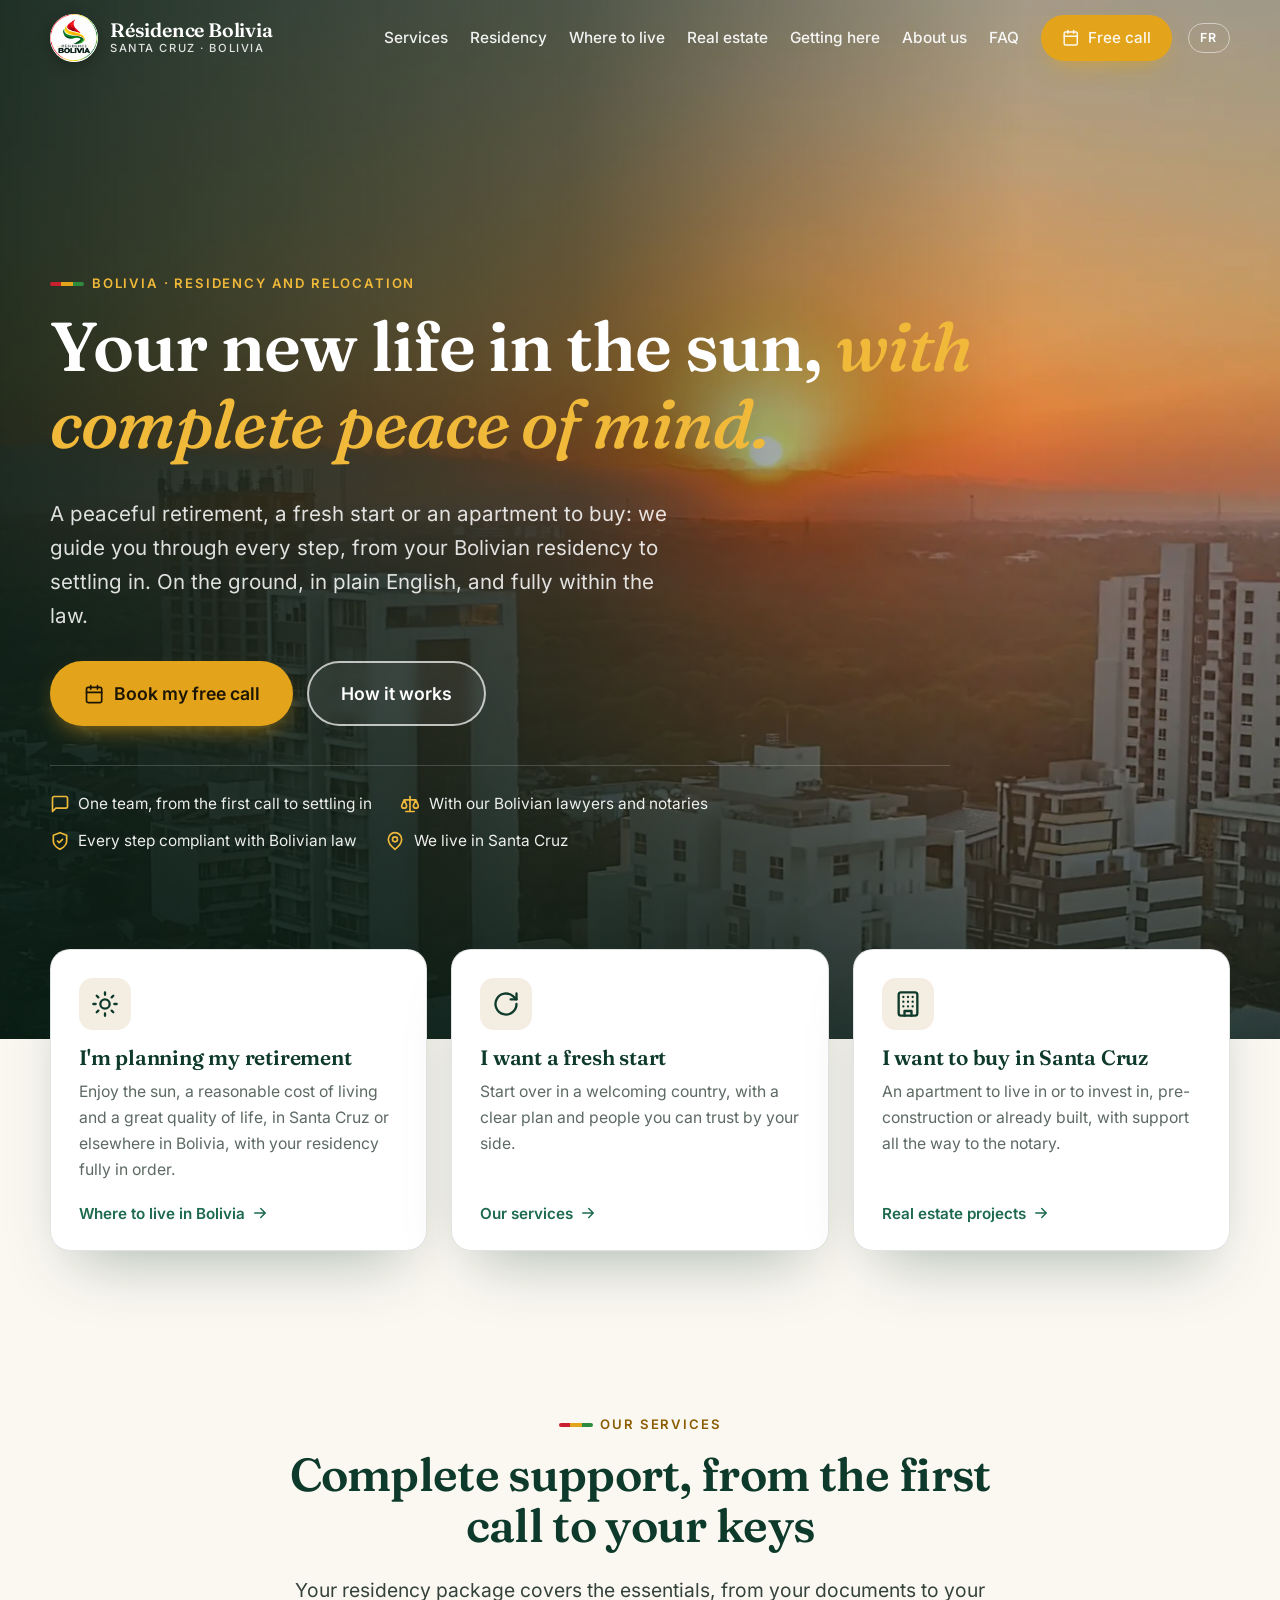
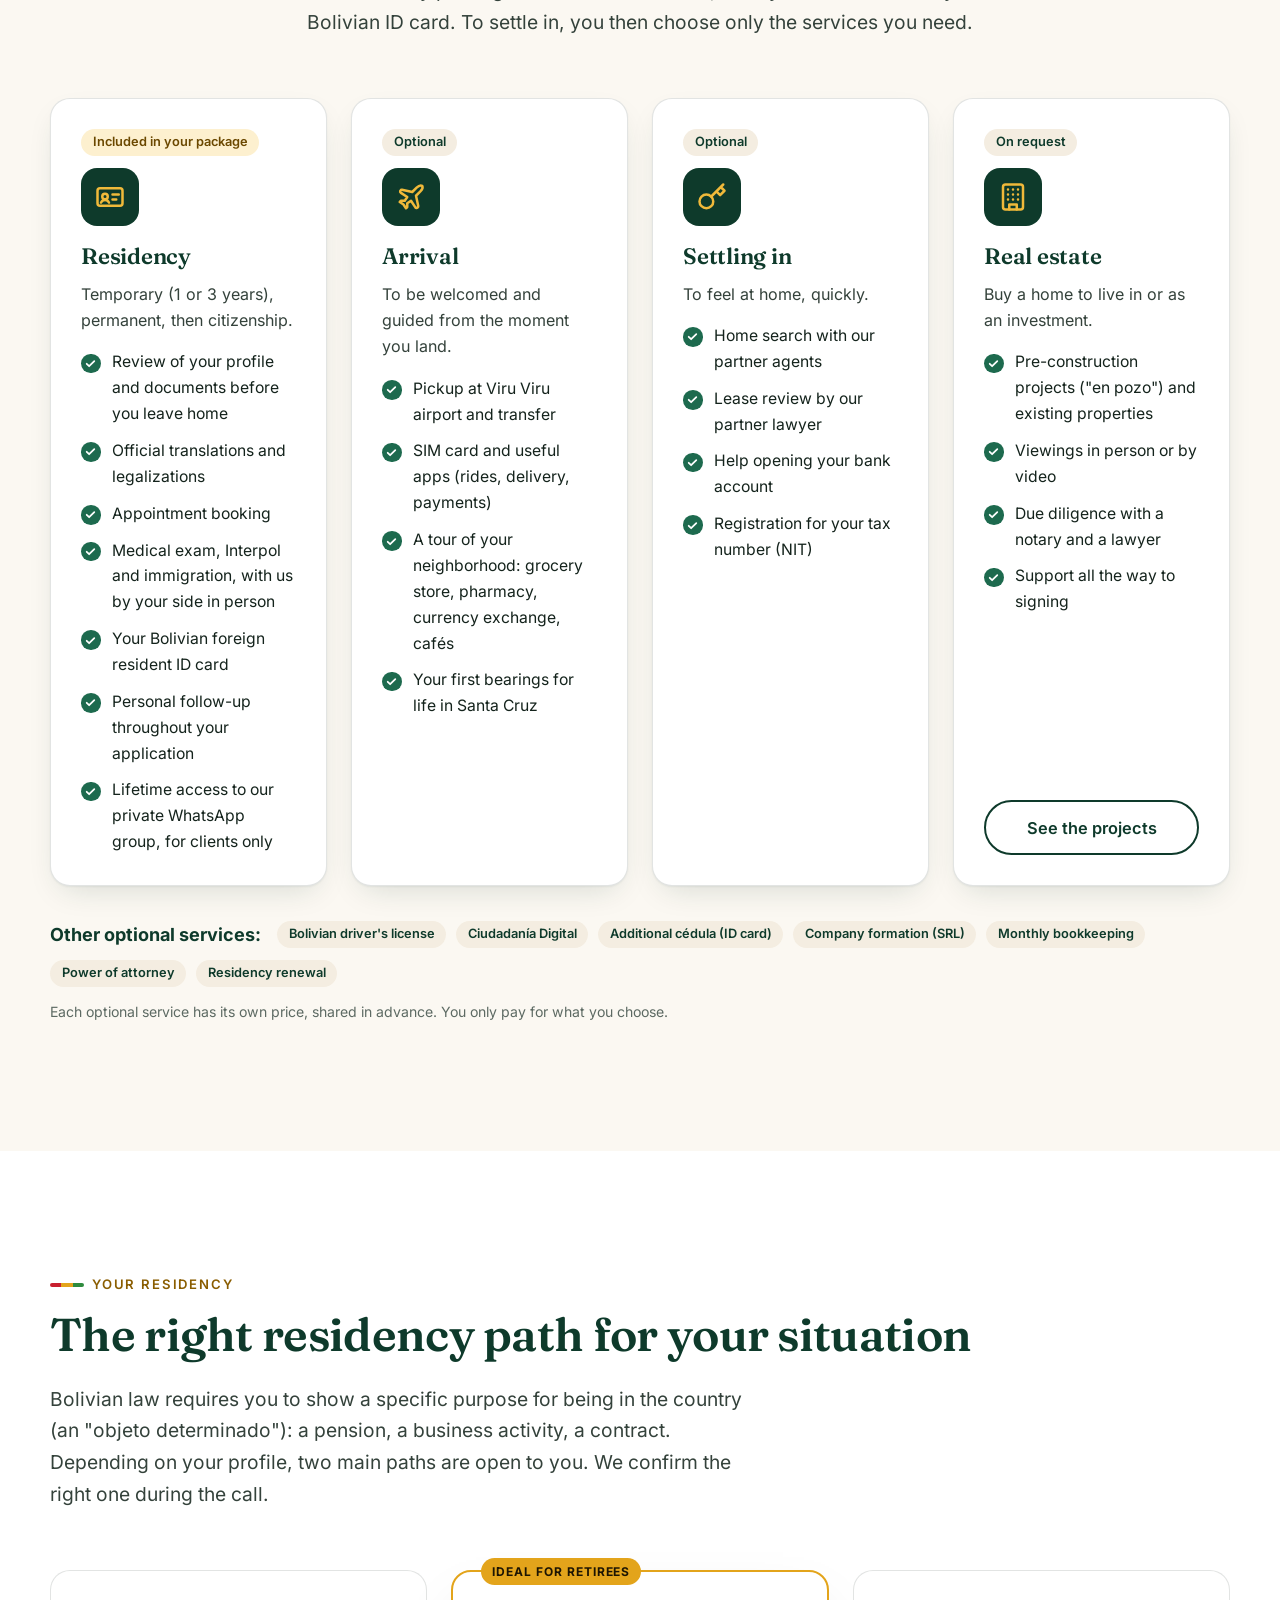
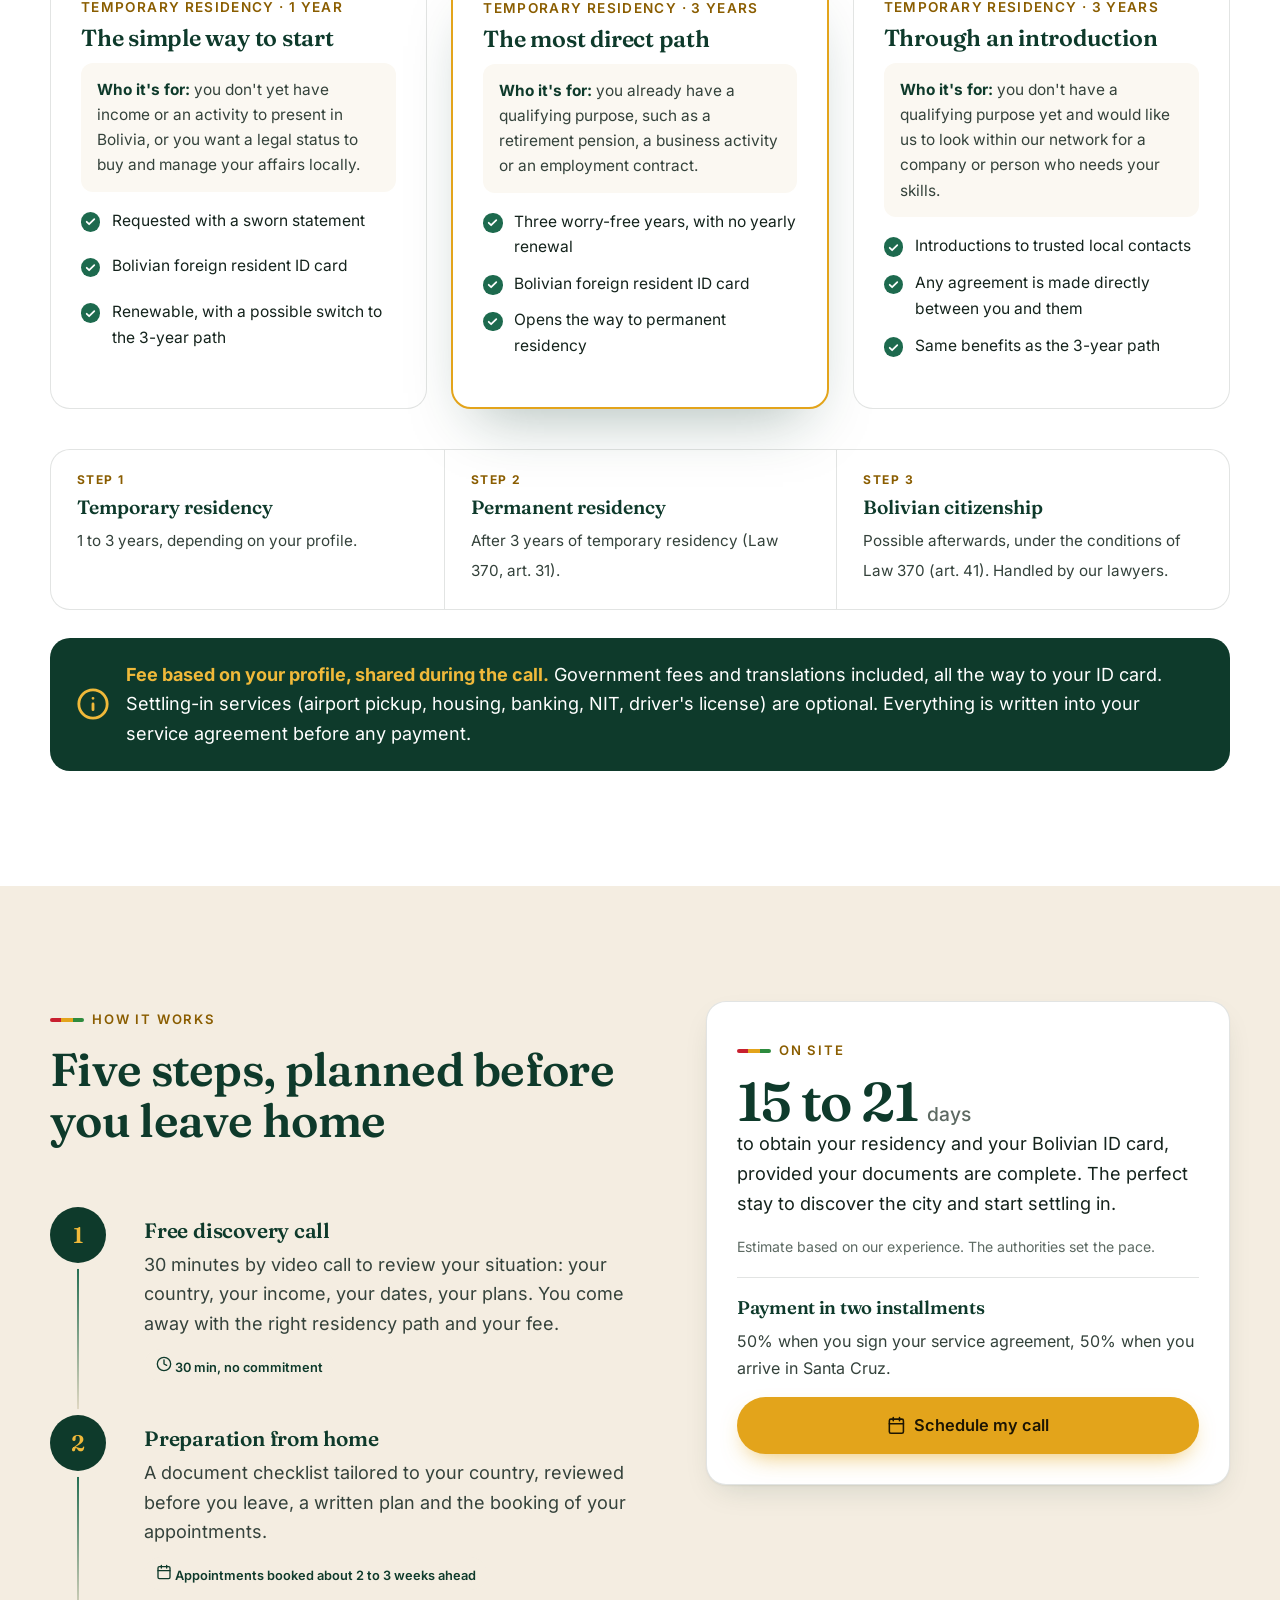
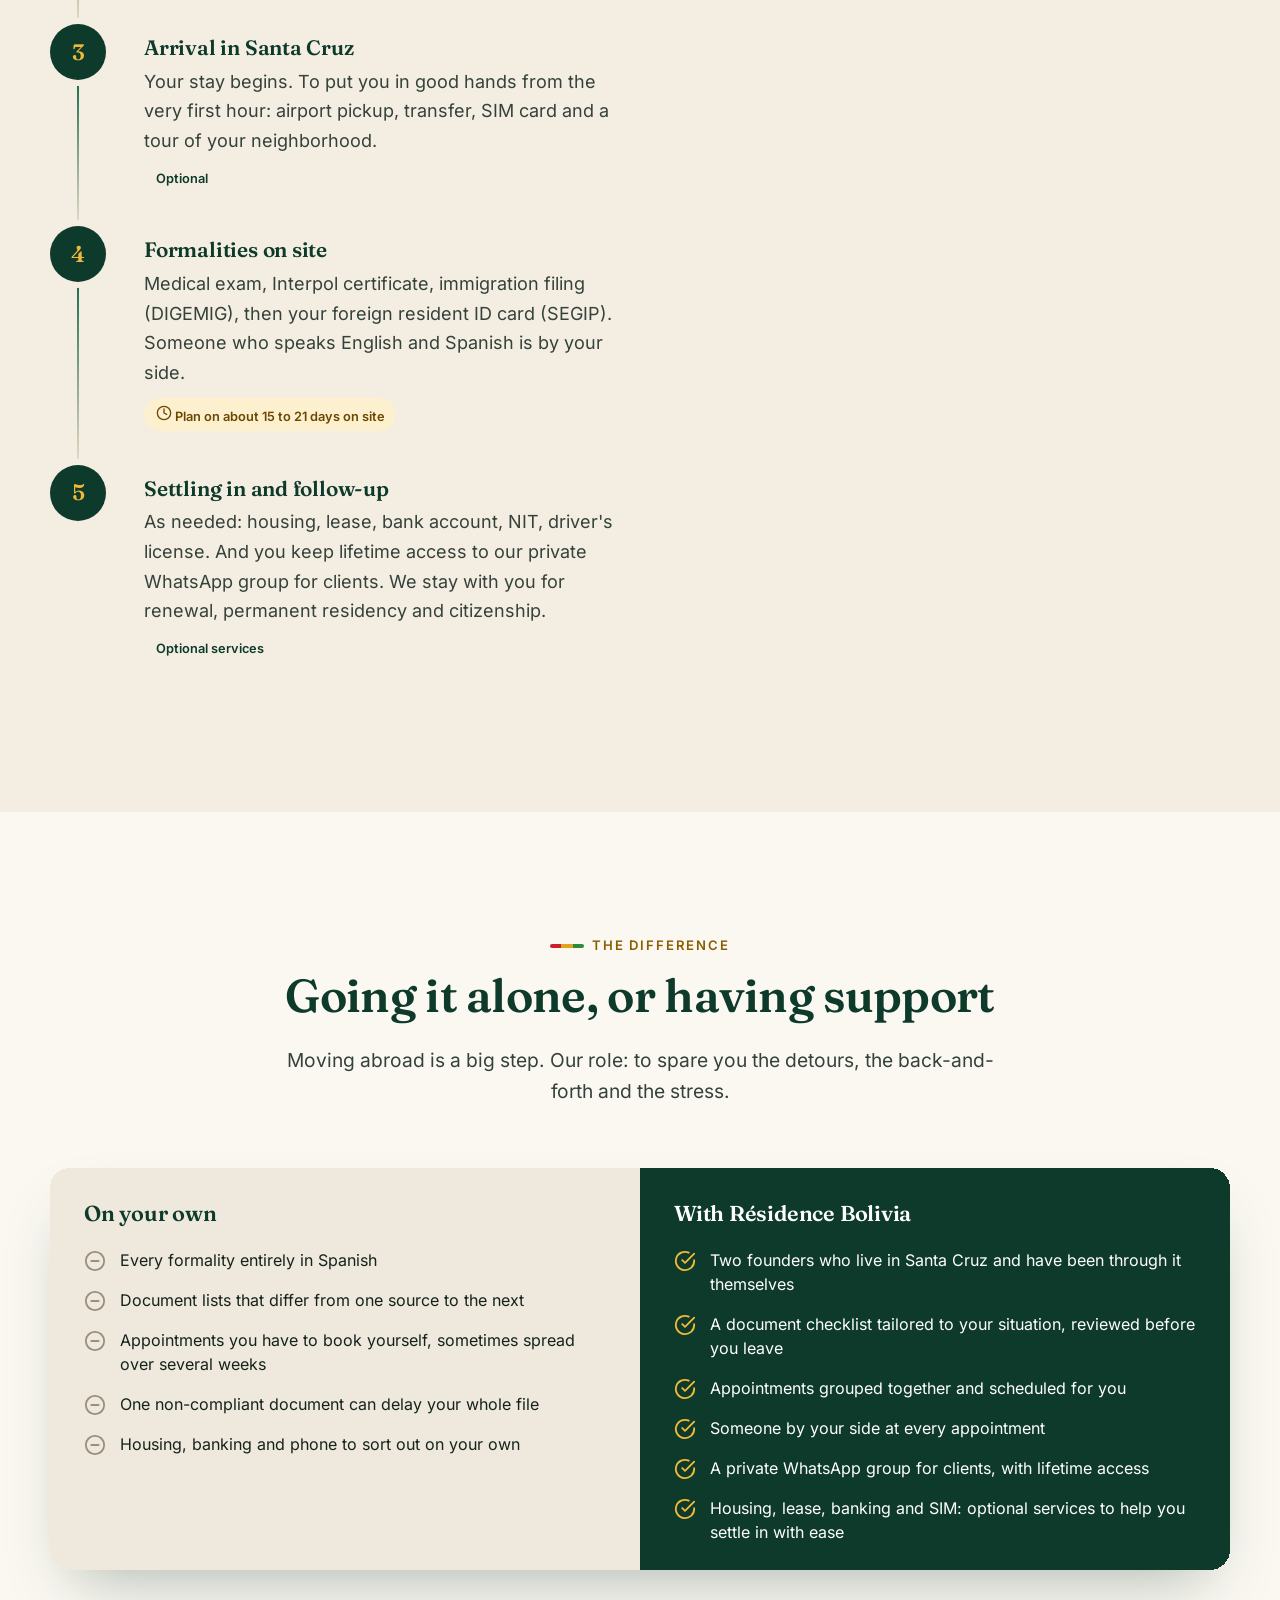
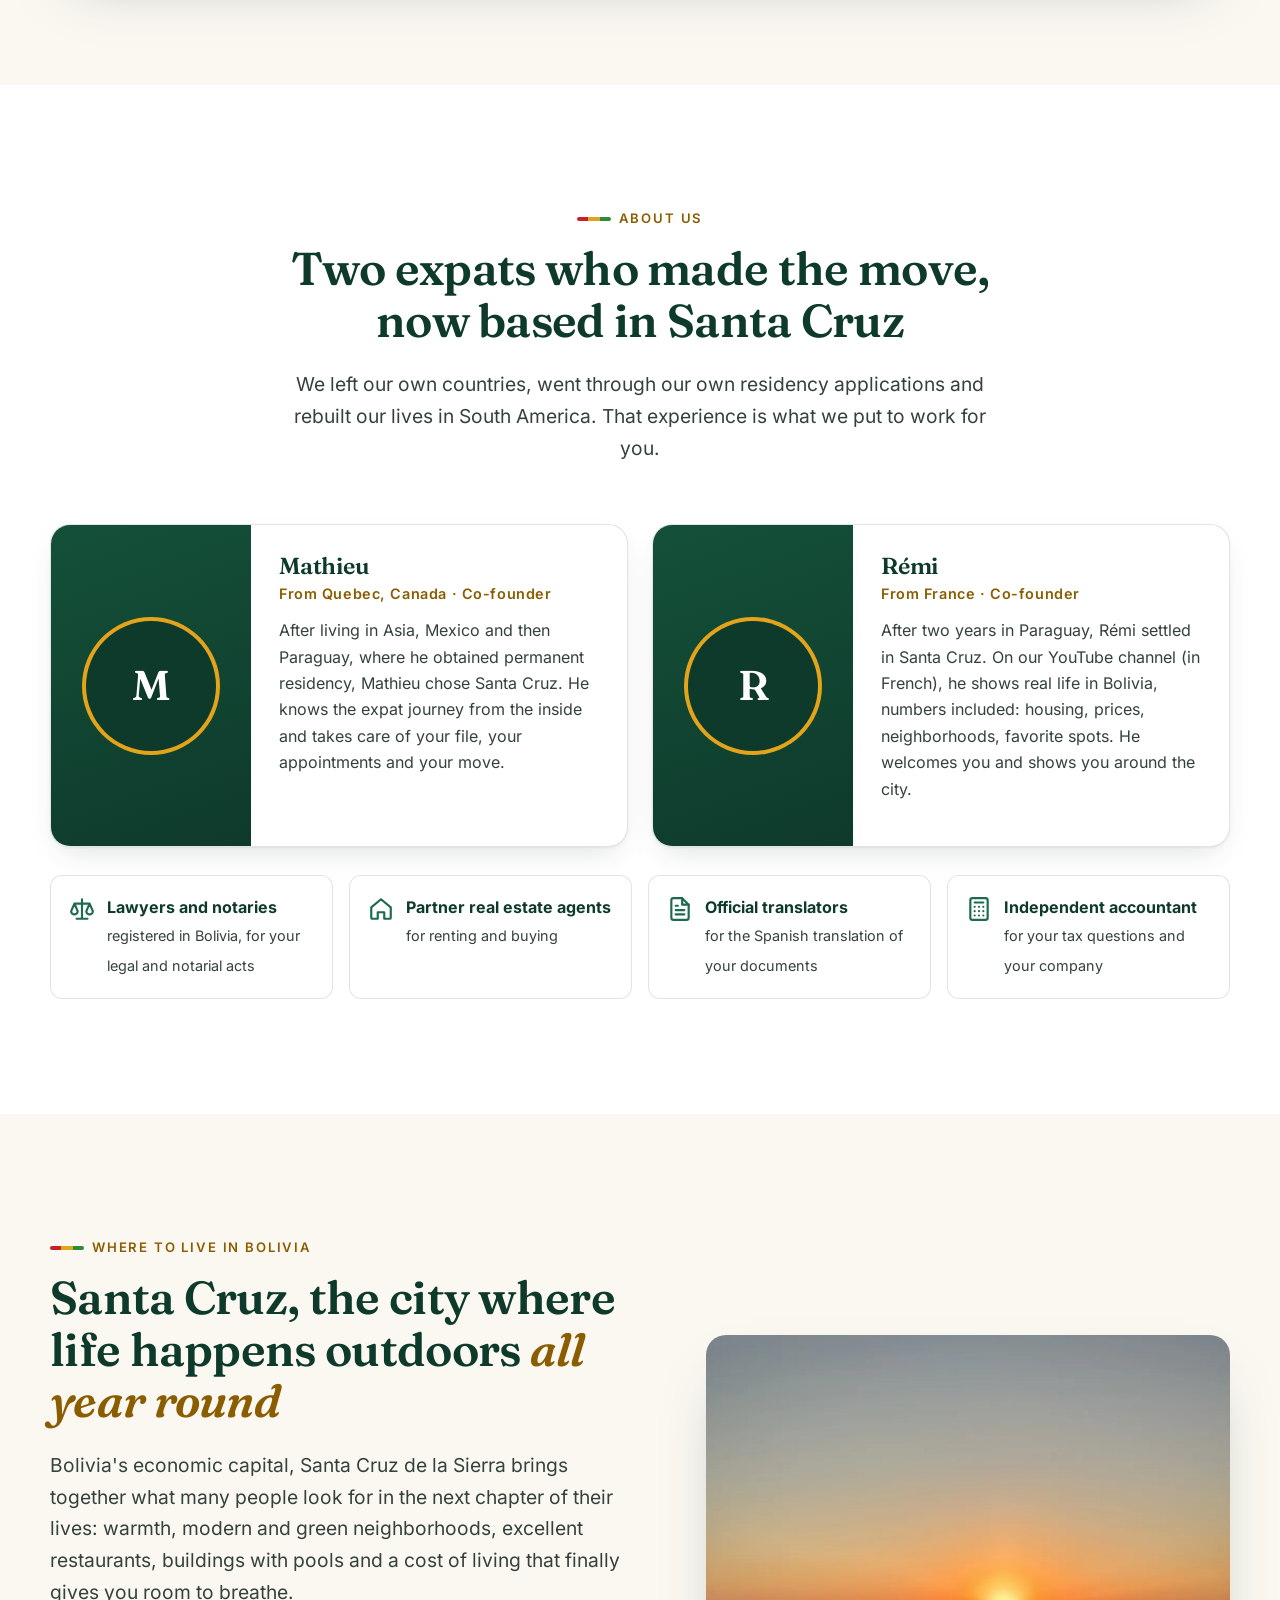
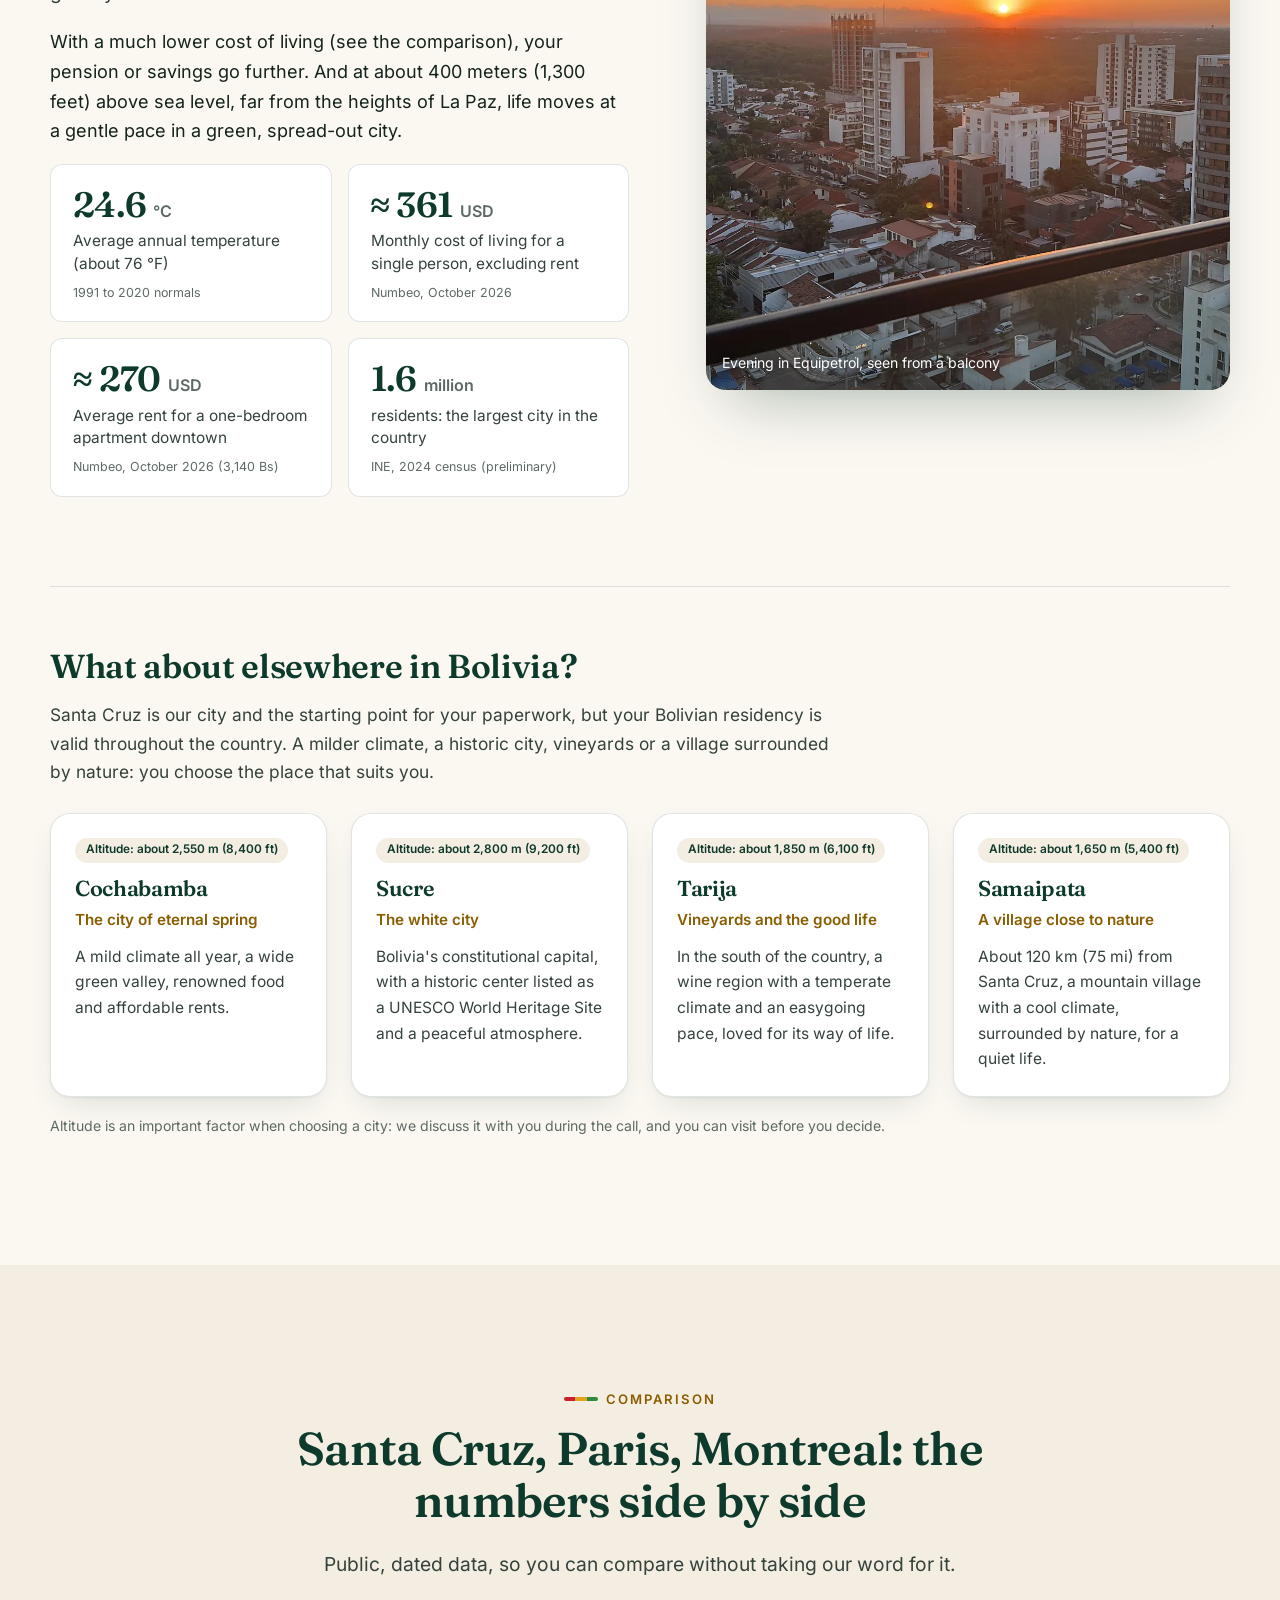
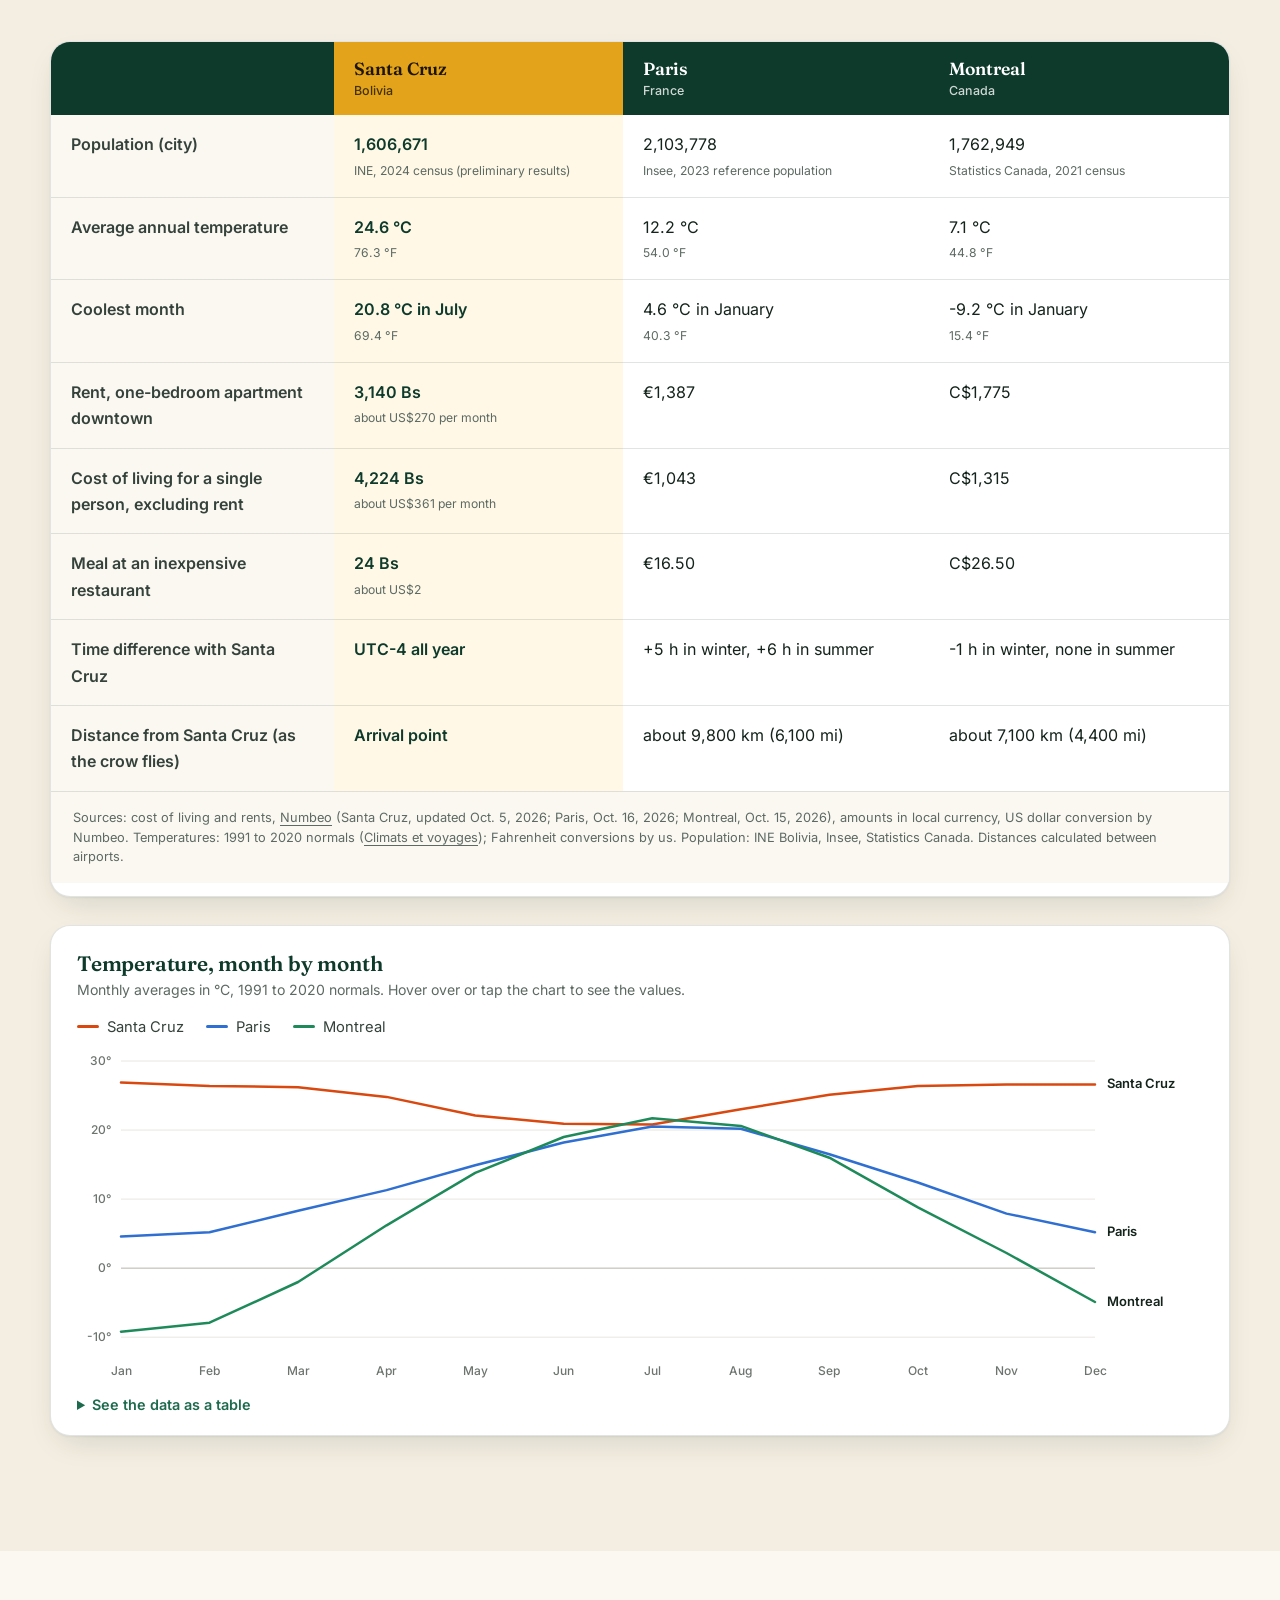
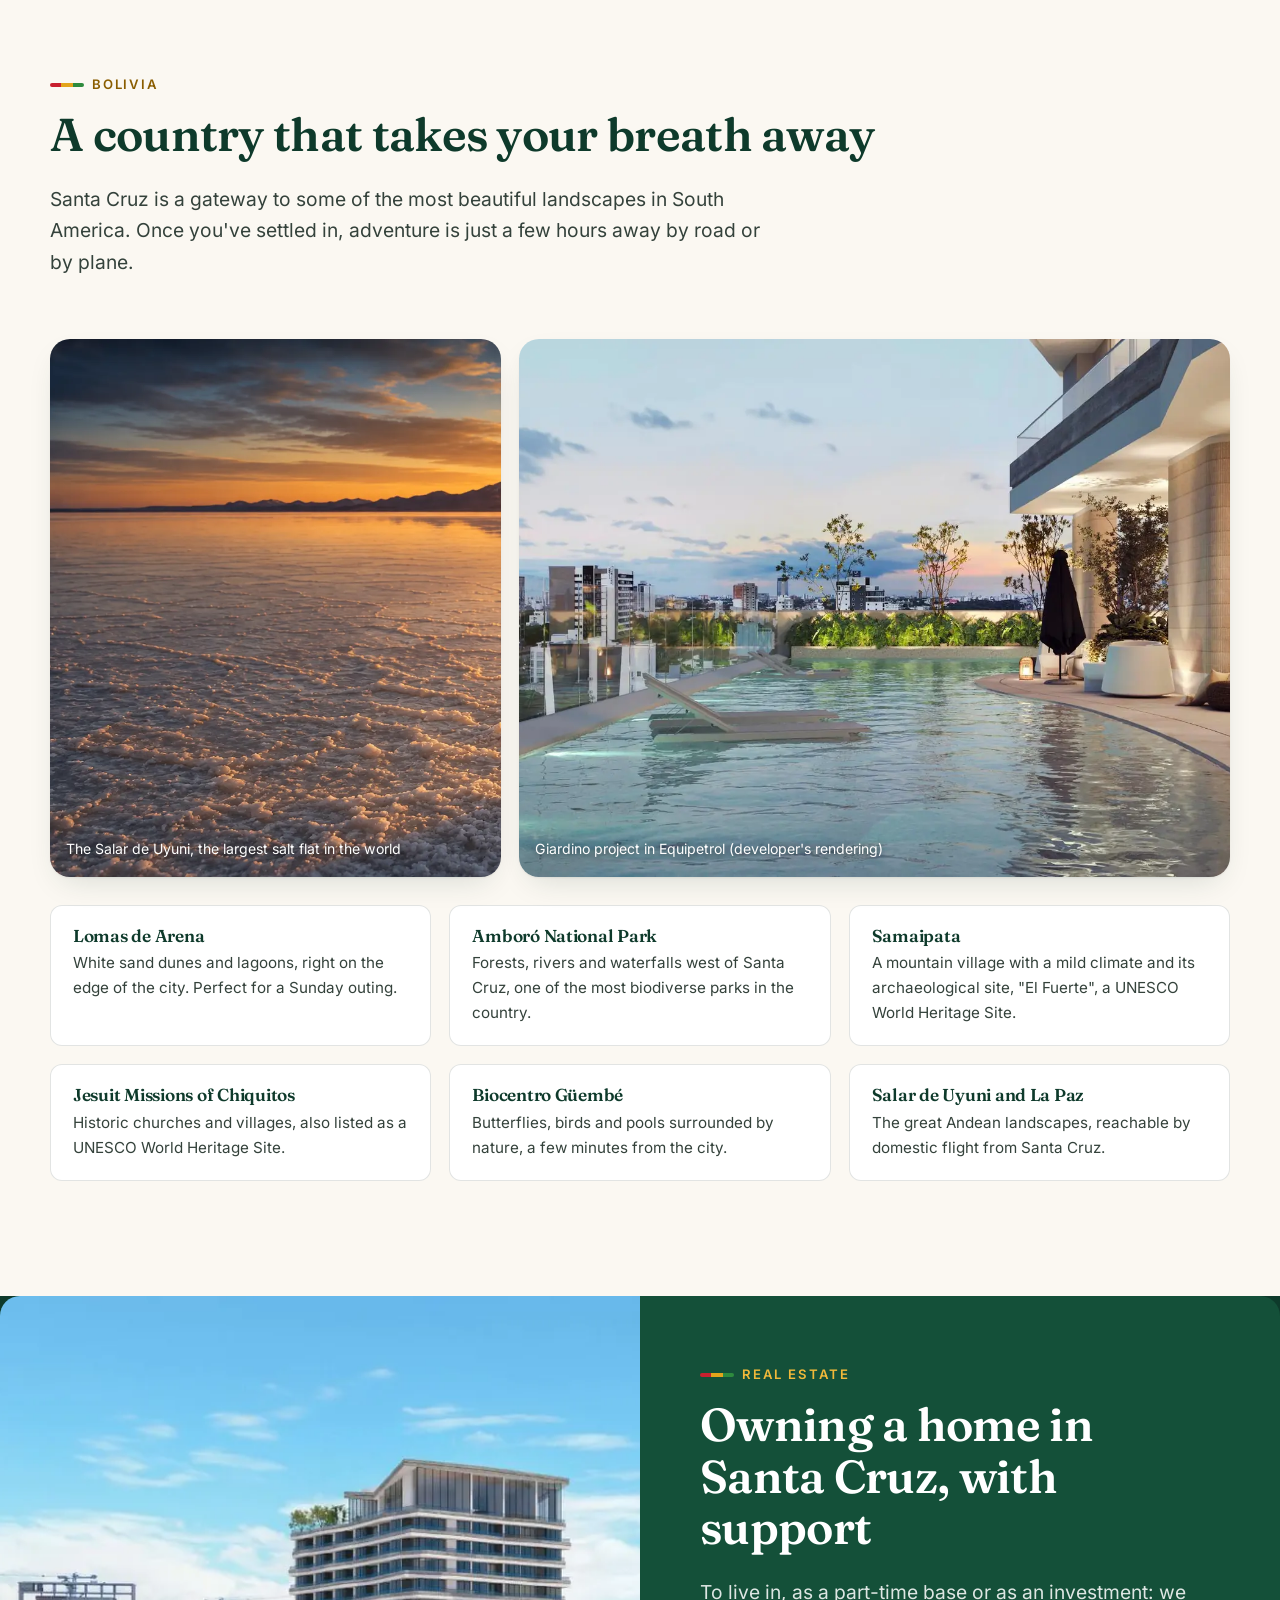
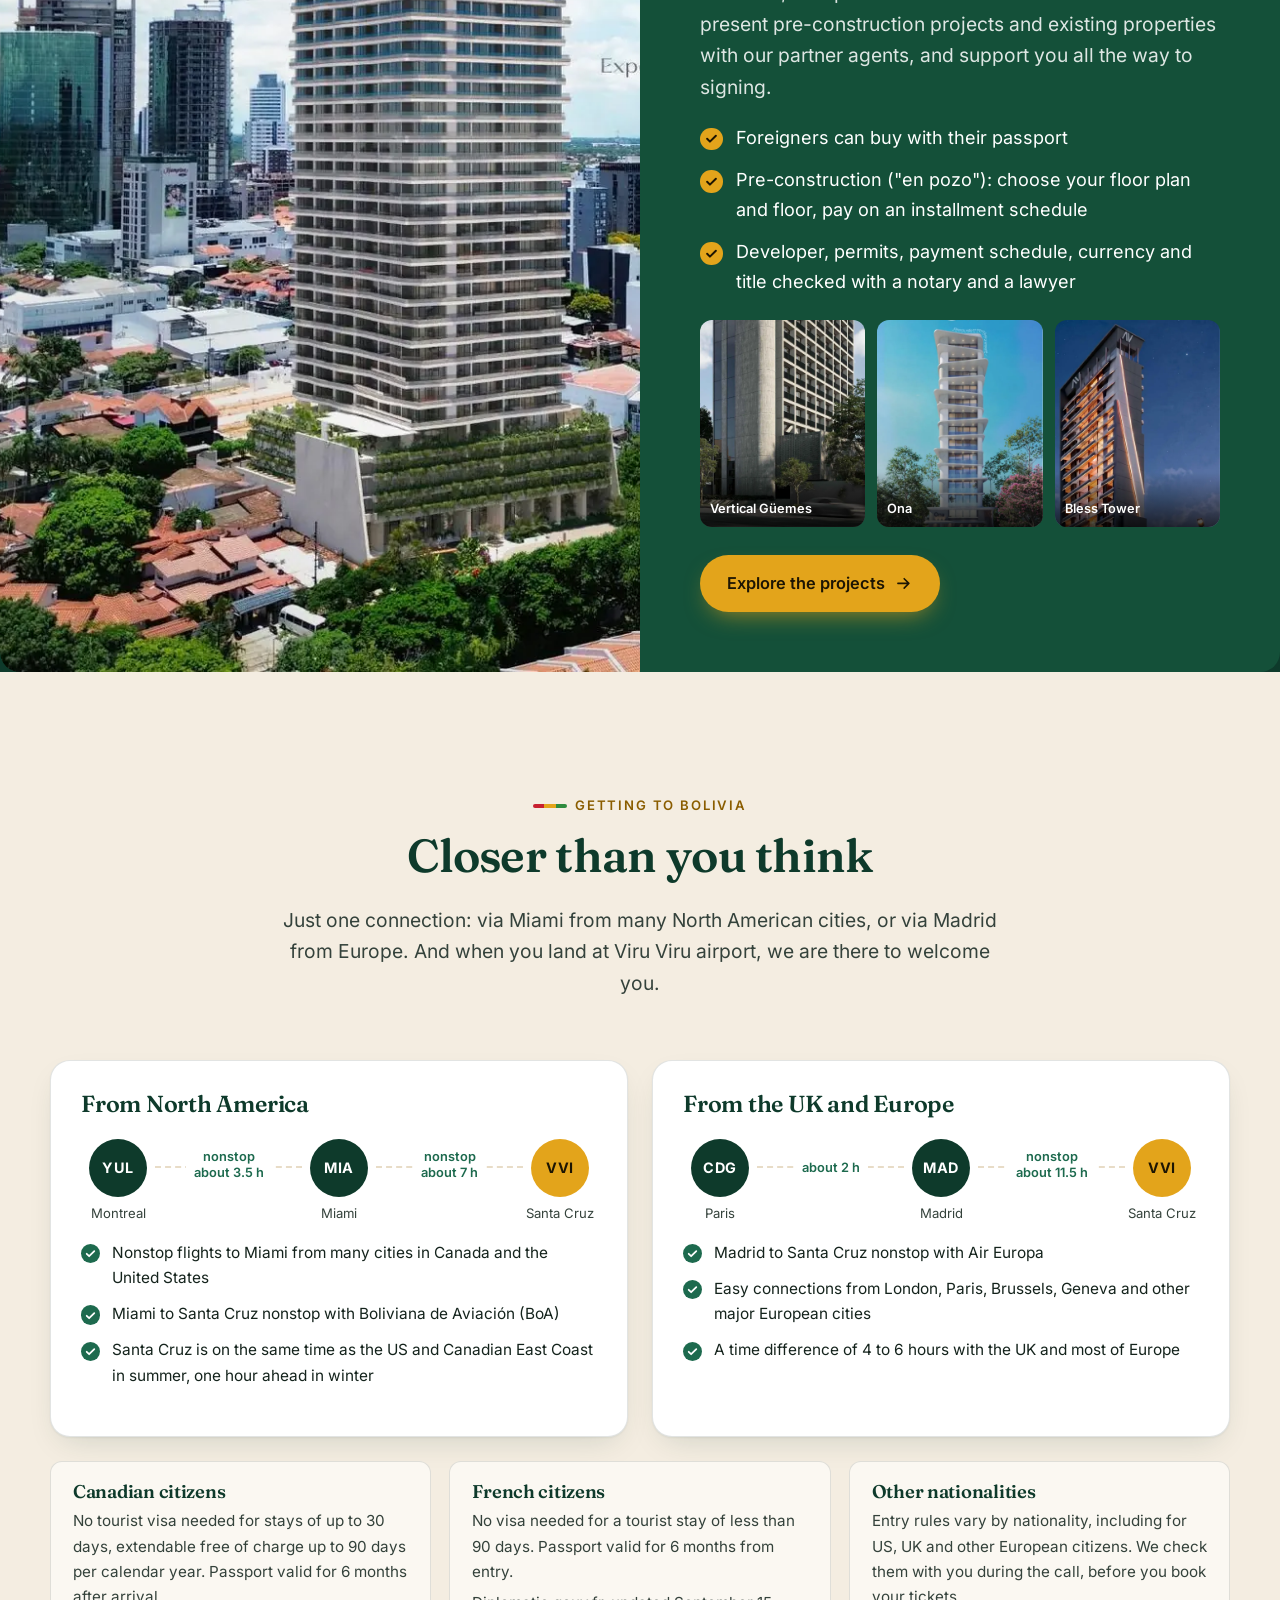
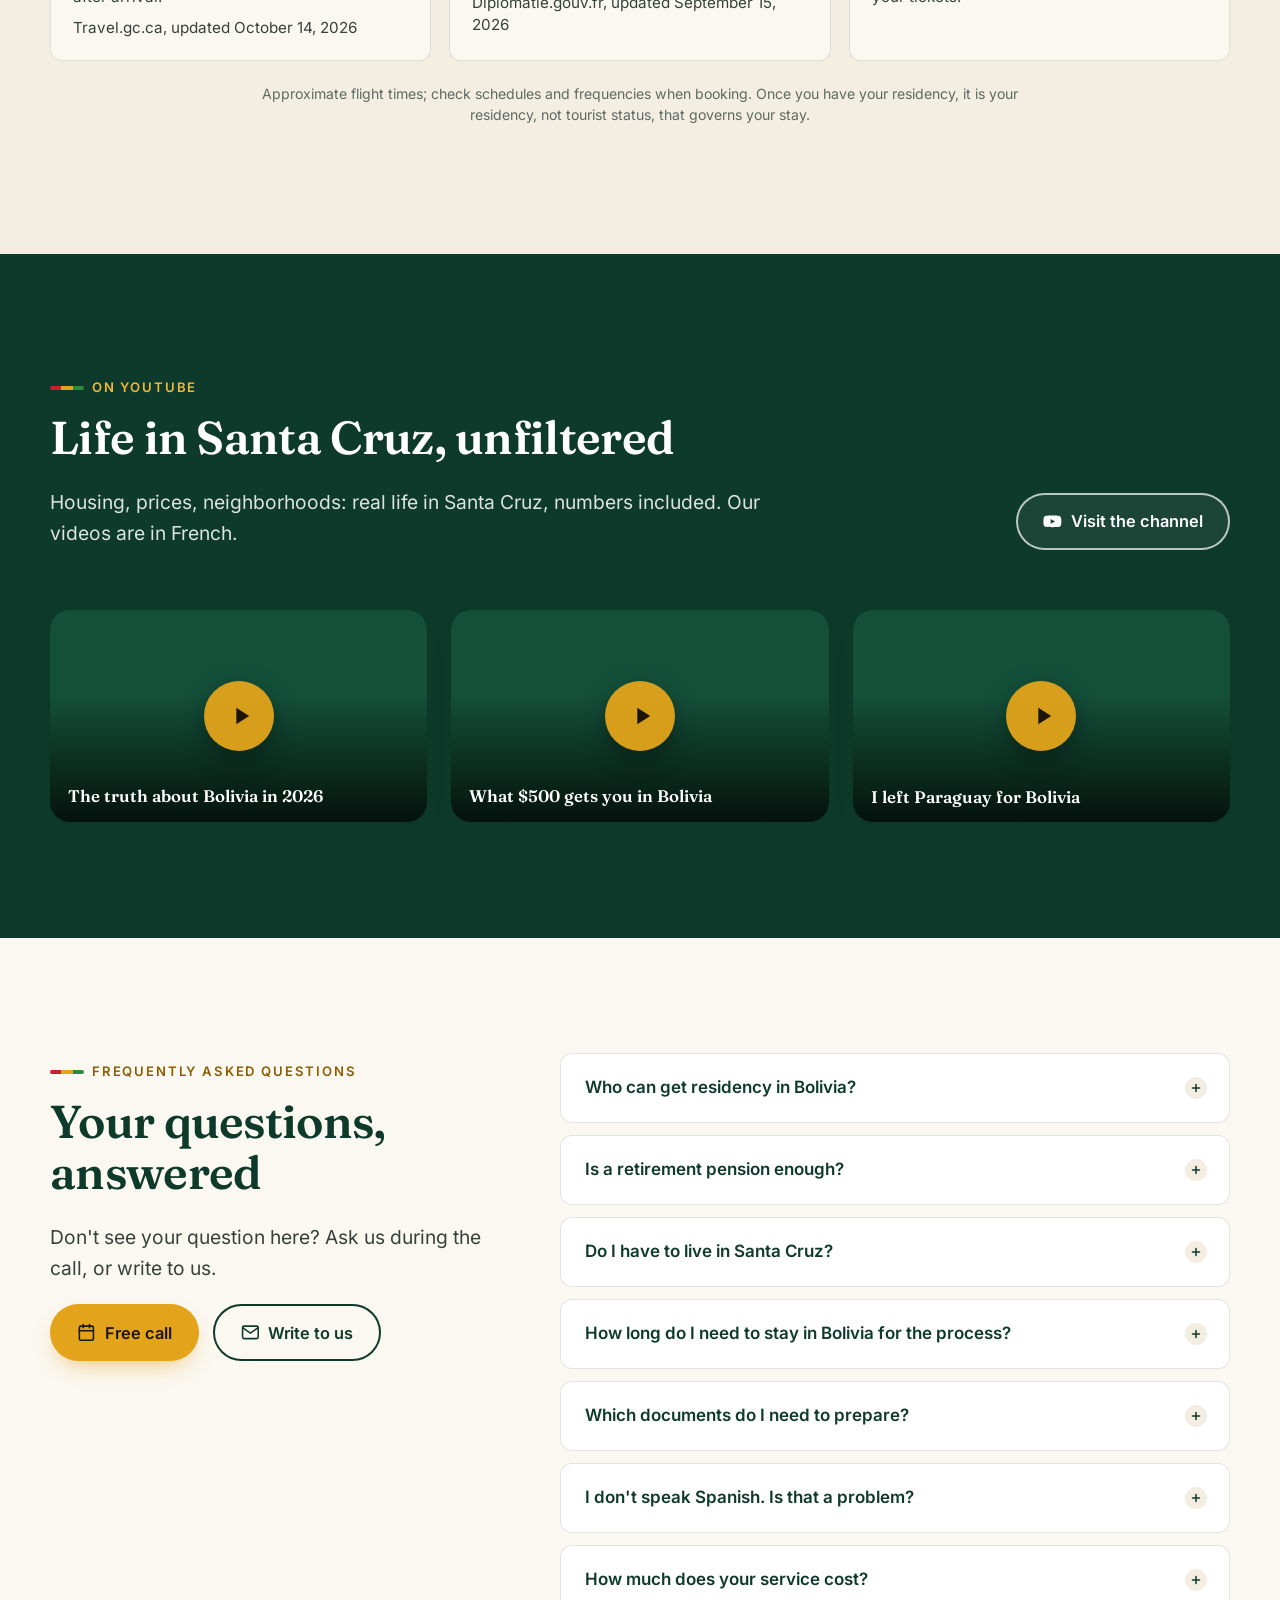
<file: en/index.html>
<!doctype html>
<html lang="en" class="no-js">
<head>
<meta charset="utf-8">
<meta name="viewport" content="width=device-width, initial-scale=1">
<title>Résidence Bolivia | Residency and relocation support in Bolivia</title>
<meta name="description" content="Bolivian residency, relocation and property purchase in Santa Cruz: hands-on support from a local team, with lawyers and notaries registered in Bolivia.">
<link rel="canonical" href="https://www.residence-bolivia.co/en/">
<link rel="alternate" hreflang="fr" href="https://www.residence-bolivia.co/">
<link rel="alternate" hreflang="en" href="https://www.residence-bolivia.co/en/">
<link rel="alternate" hreflang="x-default" href="https://www.residence-bolivia.co/">
<meta name="theme-color" content="#0e3a2b">
<meta property="og:type" content="website">
<meta property="og:locale" content="en_US">
<meta property="og:locale:alternate" content="fr_CA">
<meta property="og:site_name" content="Résidence Bolivia">
<meta property="og:title" content="Your new life in Bolivia, with people on the ground">
<meta property="og:description" content="Residency, arrival, settling in and buying property in Santa Cruz de la Sierra. Free 30-minute discovery call.">
<meta property="og:url" content="https://www.residence-bolivia.co/en/">
<meta property="og:image" content="https://www.residence-bolivia.co/og-image.jpg">
<meta property="og:image:width" content="1200">
<meta property="og:image:height" content="630">
<meta name="twitter:card" content="summary_large_image">
<link rel="icon" type="image/png" href="../favicon.png">
<link rel="apple-touch-icon" href="../apple-touch-icon.png">
<link rel="preload" href="../assets/fonts/fraunces.woff2" as="font" type="font/woff2" crossorigin>
<link rel="preload" href="../assets/fonts/inter.woff2" as="font" type="font/woff2" crossorigin>
<link rel="preload" as="image" href="../assets/img/hero-santa-cruz.webp" media="(min-width: 701px)">
<link rel="stylesheet" href="../assets/css/style.css">
<script type="application/ld+json">
{
  "@context": "https://schema.org",
  "@type": "ProfessionalService",
  "name": "Résidence Bolivia",
  "url": "https://www.residence-bolivia.co/en/",
  "logo": "https://www.residence-bolivia.co/assets/img/logo-320.png",
  "image": "https://www.residence-bolivia.co/og-image.jpg",
  "email": "residencebolivia@proton.me",
  "description": "Hands-on support for Bolivian residency, arrival, settling in and buying property in Santa Cruz de la Sierra.",
  "address": {"@type": "PostalAddress", "addressLocality": "Santa Cruz de la Sierra", "addressCountry": "BO"},
  "knowsLanguage": ["en", "fr", "es"],
  "sameAs": ["https://www.facebook.com/residencebolivia", "https://www.youtube.com/@residencebolivia"]
}
</script>
<script type="application/ld+json">{"@context": "https://schema.org", "@type": "FAQPage", "mainEntity": [{"@type": "Question", "name": "Who can get residency in Bolivia?", "acceptedAnswer": {"@type": "Answer", "text": "Bolivian law requires you to show a specific purpose for being in the country (an \"objeto determinado\"): a pension, a job, a business activity or studies. If you have one, the 3-year residency is open to you. If not, the 1-year residency is requested with a sworn statement. We confirm the right path for you during the free call."}}, {"@type": "Question", "name": "Is a retirement pension enough?", "acceptedAnswer": {"@type": "Answer", "text": "Yes, a retirement pension can support the 3-year residency. You need to provide official proof of it: we tell you exactly which document, based on your country and your pension provider."}}, {"@type": "Question", "name": "Do I have to live in Santa Cruz?", "acceptedAnswer": {"@type": "Answer", "text": "No. Your paperwork is done with us in Santa Cruz, but your Bolivian residency is valid throughout the country. Cochabamba, Sucre, Tarija or Samaipata: we help you compare cities by budget, climate and altitude."}}, {"@type": "Question", "name": "How long do I need to stay in Bolivia for the process?", "acceptedAnswer": {"@type": "Answer", "text": "Plan on about 15 to 21 days in Santa Cruz: medical exam, Interpol certificate, immigration filing, then your foreign resident ID card. This estimate is based on our experience with complete documents; the authorities set the pace."}}, {"@type": "Question", "name": "Which documents do I need to prepare?", "acceptedAnswer": {"@type": "Answer", "text": "A passport valid for at least 6 months, then documents that depend on your profile (for example, proof of pension or income). Foreign documents must be apostilled, then officially translated into Spanish in Bolivia: translations are included. After the call, you receive a checklist tailored to your country."}}, {"@type": "Question", "name": "I don't speak Spanish. Is that a problem?", "acceptedAnswer": {"@type": "Answer", "text": "Not at all. We work with you in English, and someone who speaks English and Spanish is by your side at every official appointment."}}, {"@type": "Question", "name": "How much does your service cost?", "acceptedAnswer": {"@type": "Answer", "text": "Our fee depends on your profile and your residency path. We share it during the free call, and it is then written into your service agreement. The package includes government fees and translations, all the way to your Bolivian ID card. Settling-in services (airport pickup, housing, bank account, NIT tax number, driver's license) are optional, each with a price shared in advance."}}, {"@type": "Question", "name": "How does payment work?", "acceptedAnswer": {"@type": "Answer", "text": "In two installments: 50% when you sign your service agreement, 50% when you arrive in Santa Cruz. Accepted payment methods (including international bank transfer) are listed in your agreement."}}, {"@type": "Question", "name": "Can my family come with me?", "acceptedAnswer": {"@type": "Answer", "text": "Yes. Each family member has their own file; we organize the process so you complete it together, during the same stay."}}, {"@type": "Question", "name": "Can I travel outside Bolivia during my residency?", "acceptedAnswer": {"@type": "Answer", "text": "Yes. Presence rules apply depending on your type of residency. We explain them clearly before each trip and take care of any required requests."}}, {"@type": "Question", "name": "Can I buy an apartment without being a resident?", "acceptedAnswer": {"@type": "Answer", "text": "Yes, a foreigner can buy with a passport (except within 50 km (31 mi) of the borders). Residency is still useful day to day: bank account, tax number, renting out your property. See our real estate page."}}, {"@type": "Question", "name": "What happens after temporary residency?", "acceptedAnswer": {"@type": "Answer", "text": "You keep lifetime access to our private WhatsApp group, for clients only, for your everyday questions. After 3 years, you can apply for permanent residency, then, under the conditions set by law, Bolivian citizenship. We support you at every step, as well as with your driver's license and Ciudadanía Digital (the digital ID for online government services)."}}, {"@type": "Question", "name": "Who handles the legal work?", "acceptedAnswer": {"@type": "Answer", "text": "Legal and notarial acts are carried out by lawyers and notaries registered in Bolivia, whom we work with. We coordinate everything and remain your single point of contact, from start to finish."}}, {"@type": "Question", "name": "Can you advise me on taxes?", "acceptedAnswer": {"@type": "Answer", "text": "We do not give tax advice. For these questions, we connect you with an independent accountant in Bolivia, and we recommend you also consult a specialist in your home country."}}]}</script>
</head>
<body>
<a class="skip" href="#content">Skip to content</a>
<header class="site-header">
  <div class="wrap bar">
    <a class="brand" href="./" aria-label="Résidence Bolivia, home">
      <img src="../assets/img/logo-160.png" width="48" height="48" alt="">
      <span>Résidence Bolivia<small>Santa Cruz · Bolivia</small></span>
    </a>
    <button class="menu-btn" aria-label="Open menu" aria-expanded="false"><svg viewBox="0 0 24 24" fill="none" stroke="currentColor" stroke-width="2" stroke-linecap="round" stroke-linejoin="round" aria-hidden="true"><path d="M4 7h16M4 12h16M4 17h16"/></svg></button>
    <nav class="nav" aria-label="Main navigation">
      <button class="close" aria-label="Close menu"><svg viewBox="0 0 24 24" fill="none" stroke="currentColor" stroke-width="2" stroke-linecap="round" stroke-linejoin="round" aria-hidden="true"><path d="M18 6 6 18M6 6l12 12"/></svg></button>
      <a href="#services">Services</a>
      <a href="#residency">Residency</a>
      <a href="#where-to-live">Where to live</a>
      <a href="real-estate.html">Real estate</a>
      <a href="#getting-here">Getting here</a>
      <a href="#about">About us</a>
      <a href="#faq">FAQ</a>
      <a class="btn btn-gold" href="https://calendly.com/residence-bolivia/30min?utm_source=site&amp;utm_medium=web&amp;utm_campaign=en-menu" target="_blank" rel="noopener"><svg viewBox="0 0 24 24" fill="none" stroke="currentColor" stroke-width="2" stroke-linecap="round" stroke-linejoin="round" aria-hidden="true"><rect x="3" y="4" width="18" height="18" rx="2"/><path d="M16 2v4M8 2v4M3 10h18"/></svg>Free call</a>
    </nav>
    <nav class="lang-switch" aria-label="Language / Langue"><a href="../" hreflang="fr" lang="fr" title="Français" aria-label="Version française">FR</a><a href="./" hreflang="en" lang="en" aria-current="true" title="English">EN</a></nav>
  </div>
</header>

<main id="content">

<!-- ================= HÉROS ================= -->
<section class="hero" aria-label="Introduction">
  <picture class="hero-img">
    <source media="(max-width: 700px)" srcset="../assets/img/hero-santa-cruz-m.webp">
    <img src="../assets/img/hero-santa-cruz.webp" width="2000" height="1125" alt="Sunset over the towers of Equipetrol, in Santa Cruz de la Sierra" fetchpriority="high">
  </picture>
  <div class="wrap on-dark">
    <span class="eyebrow">Bolivia · Residency and relocation</span>
    <h1>Your new life in the sun, <em>with complete peace of mind.</em></h1>
    <p class="lead">A peaceful retirement, a fresh start or an apartment to buy: we guide you through every step, from your Bolivian residency to settling in. On the ground, in plain English, and fully within the law.</p>
    <div class="btn-row">
      <a class="btn btn-gold btn-lg" href="https://calendly.com/residence-bolivia/30min?utm_source=site&amp;utm_medium=web&amp;utm_campaign=en-hero" target="_blank" rel="noopener"><svg viewBox="0 0 24 24" fill="none" stroke="currentColor" stroke-width="2" stroke-linecap="round" stroke-linejoin="round" aria-hidden="true"><rect x="3" y="4" width="18" height="18" rx="2"/><path d="M16 2v4M8 2v4M3 10h18"/></svg>Book my free call</a>
      <a class="btn btn-ghost btn-lg" href="#how-it-works">How it works</a>
    </div>
    <div class="trust">
      <span><svg viewBox="0 0 24 24" fill="none" stroke="currentColor" stroke-width="2" stroke-linecap="round" stroke-linejoin="round" aria-hidden="true"><path d="M21 15a2 2 0 0 1-2 2H7l-4 4V5a2 2 0 0 1 2-2h14a2 2 0 0 1 2 2z"/></svg>One team, from the first call to settling in</span>
      <span><svg viewBox="0 0 24 24" fill="none" stroke="currentColor" stroke-width="2" stroke-linecap="round" stroke-linejoin="round" aria-hidden="true"><path d="M12 3v18M7 21h10M5 7h14M5 7l-3 7a3 3 0 0 0 6 0zM19 7l-3 7a3 3 0 0 0 6 0z"/></svg>With our Bolivian lawyers and notaries</span>
      <span><svg viewBox="0 0 24 24" fill="none" stroke="currentColor" stroke-width="2" stroke-linecap="round" stroke-linejoin="round" aria-hidden="true"><path d="M12 22s8-4 8-10V5l-8-3-8 3v7c0 6 8 10 8 10z"/><path d="m9 12 2 2 4-4"/></svg>Every step compliant with Bolivian law</span>
      <span><svg viewBox="0 0 24 24" fill="none" stroke="currentColor" stroke-width="2" stroke-linecap="round" stroke-linejoin="round" aria-hidden="true"><path d="M20 10c0 6-8 12-8 12s-8-6-8-12a8 8 0 0 1 16 0z"/><circle cx="12" cy="10" r="3"/></svg>We live in Santa Cruz</span>
    </div>
  </div>
</section>

<!-- ================= PROFILS ================= -->
<div class="profiles">
  <div class="wrap grid g3">
    <a class="profile-card reveal" href="#where-to-live">
      <span class="ic"><svg viewBox="0 0 24 24" fill="none" stroke="currentColor" stroke-width="2" stroke-linecap="round" stroke-linejoin="round" aria-hidden="true"><circle cx="12" cy="12" r="4"/><path d="M12 2v2M12 20v2M4.9 4.9l1.4 1.4M17.7 17.7l1.4 1.4M2 12h2M20 12h2M4.9 19.1l1.4-1.4M17.7 6.3l1.4-1.4"/></svg></span>
      <h3>I'm planning my retirement</h3>
      <p>Enjoy the sun, a reasonable cost of living and a great quality of life, in Santa Cruz or elsewhere in Bolivia, with your residency fully in order.</p>
      <span class="more">Where to live in Bolivia <svg viewBox="0 0 24 24" fill="none" stroke="currentColor" stroke-width="2" stroke-linecap="round" stroke-linejoin="round" aria-hidden="true"><path d="M5 12h14M13 6l6 6-6 6"/></svg></span>
    </a>
    <a class="profile-card reveal" href="#services">
      <span class="ic"><svg viewBox="0 0 24 24" fill="none" stroke="currentColor" stroke-width="2" stroke-linecap="round" stroke-linejoin="round" aria-hidden="true"><path d="M21 12a9 9 0 1 1-3-6.7L21 8"/><path d="M21 3v5h-5"/></svg></span>
      <h3>I want a fresh start</h3>
      <p>Start over in a welcoming country, with a clear plan and people you can trust by your side.</p>
      <span class="more">Our services <svg viewBox="0 0 24 24" fill="none" stroke="currentColor" stroke-width="2" stroke-linecap="round" stroke-linejoin="round" aria-hidden="true"><path d="M5 12h14M13 6l6 6-6 6"/></svg></span>
    </a>
    <a class="profile-card reveal" href="real-estate.html">
      <span class="ic"><svg viewBox="0 0 24 24" fill="none" stroke="currentColor" stroke-width="2" stroke-linecap="round" stroke-linejoin="round" aria-hidden="true"><rect x="4" y="2" width="16" height="20" rx="2"/><path d="M9 22v-4h6v4M8 6h.01M12 6h.01M16 6h.01M8 10h.01M12 10h.01M16 10h.01M8 14h.01M12 14h.01M16 14h.01"/></svg></span>
      <h3>I want to buy in Santa Cruz</h3>
      <p>An apartment to live in or to invest in, pre-construction or already built, with support all the way to the notary.</p>
      <span class="more">Real estate projects <svg viewBox="0 0 24 24" fill="none" stroke="currentColor" stroke-width="2" stroke-linecap="round" stroke-linejoin="round" aria-hidden="true"><path d="M5 12h14M13 6l6 6-6 6"/></svg></span>
    </a>
  </div>
</div>

<!-- ================= ACCOMPAGNEMENT ================= -->
<section id="services">
  <div class="wrap">
    <div class="section-head center narrow reveal">
      <span class="eyebrow">Our services</span>
      <h2>Complete support, from the first call to your keys</h2>
      <p class="lead">Your residency package covers the essentials, from your documents to your Bolivian ID card. To settle in, you then choose only the services you need.</p>
    </div>
    <div class="grid g4">
      <article class="service reveal">
        <span class="pill pill-gold tag">Included in your package</span>
        <span class="ic"><svg viewBox="0 0 24 24" fill="none" stroke="currentColor" stroke-width="2" stroke-linecap="round" stroke-linejoin="round" aria-hidden="true"><rect x="2" y="5" width="20" height="14" rx="2"/><circle cx="8" cy="11.5" r="2.2"/><path d="M4.8 16.5c.6-1.4 1.8-2.1 3.2-2.1s2.6.7 3.2 2.1M14 10h5M14 14h3"/></svg></span>
        <h3>Residency</h3>
        <p>Temporary (1 or 3 years), permanent, then citizenship.</p>
        <ul class="check-list">
          <li>Review of your profile and documents before you leave home</li>
          <li>Official translations and legalizations</li>
          <li>Appointment booking</li>
          <li>Medical exam, Interpol and immigration, with us by your side in person</li>
          <li>Your Bolivian foreign resident ID card</li>
          <li>Personal follow-up throughout your application</li>
          <li>Lifetime access to our private WhatsApp group, for clients only</li>
        </ul>
      </article>
      <article class="service reveal">
        <span class="pill tag">Optional</span>
        <span class="ic"><svg viewBox="0 0 24 24" fill="none" stroke="currentColor" stroke-width="2" stroke-linecap="round" stroke-linejoin="round" aria-hidden="true"><path d="M17.8 19.2 16 11l3.5-3.5C21 6 21.5 4 21 3c-1-.5-3 0-4.5 1.5L13 8 4.8 6.2c-.5-.1-.9.1-1.1.5l-.3.5c-.2.5-.1 1 .3 1.3L9 12l-2 3H4l-1 1 3 2 2 3 1-1v-3l3-2 3.5 5.3c.3.4.8.5 1.3.3l.5-.2c.4-.3.6-.7.5-1.2z"/></svg></span>
        <h3>Arrival</h3>
        <p>To be welcomed and guided from the moment you land.</p>
        <ul class="check-list">
          <li>Pickup at Viru Viru airport and transfer</li>
          <li>SIM card and useful apps (rides, delivery, payments)</li>
          <li>A tour of your neighborhood: grocery store, pharmacy, currency exchange, cafés</li>
          <li>Your first bearings for life in Santa Cruz</li>
        </ul>
      </article>
      <article class="service reveal">
        <span class="pill tag">Optional</span>
        <span class="ic"><svg viewBox="0 0 24 24" fill="none" stroke="currentColor" stroke-width="2" stroke-linecap="round" stroke-linejoin="round" aria-hidden="true"><circle cx="7.5" cy="15.5" r="5.5"/><path d="m21 2-9.6 9.6M15.5 7.5l3 3L22 7l-3-3"/></svg></span>
        <h3>Settling in</h3>
        <p>To feel at home, quickly.</p>
        <ul class="check-list">
          <li>Home search with our partner agents</li>
          <li>Lease review by our partner lawyer</li>
          <li>Help opening your bank account</li>
          <li>Registration for your tax number (NIT)</li>
        </ul>
      </article>
      <article class="service reveal">
        <span class="pill tag">On request</span>
        <span class="ic"><svg viewBox="0 0 24 24" fill="none" stroke="currentColor" stroke-width="2" stroke-linecap="round" stroke-linejoin="round" aria-hidden="true"><rect x="4" y="2" width="16" height="20" rx="2"/><path d="M9 22v-4h6v4M8 6h.01M12 6h.01M16 6h.01M8 10h.01M12 10h.01M16 10h.01M8 14h.01M12 14h.01M16 14h.01"/></svg></span>
        <h3>Real estate</h3>
        <p>Buy a home to live in or as an investment.</p>
        <ul class="check-list">
          <li>Pre-construction projects ("en pozo") and existing properties</li>
          <li>Viewings in person or by video</li>
          <li>Due diligence with a notary and a lawyer</li>
          <li>Support all the way to signing</li>
        </ul>
        <a class="btn btn-line" href="real-estate.html" style="margin-top:auto">See the projects</a>
      </article>
    </div>
    <div class="extras reveal">
      <strong>Other optional services:</strong>
      <span class="pill">Bolivian driver's license</span>
      <span class="pill">Ciudadanía Digital</span>
      <span class="pill">Additional cédula (ID card)</span>
      <span class="pill">Company formation (SRL)</span>
      <span class="pill">Monthly bookkeeping</span>
      <span class="pill">Power of attorney</span>
      <span class="pill">Residency renewal</span>
    </div>
    <p class="note reveal" style="margin-top:14px">Each optional service has its own price, shared in advance. You only pay for what you choose.</p>
  </div>
</section>

<!-- ================= RÉSIDENCE ================= -->
<section id="residency" class="bg-white">
  <div class="wrap">
    <div class="section-head reveal">
      <span class="eyebrow">Your residency</span>
      <h2>The right residency path for your situation</h2>
      <p class="lead">Bolivian law requires you to show a specific purpose for being in the country (an "objeto determinado"): a pension, a business activity, a contract. Depending on your profile, two main paths are open to you. We confirm the right one during the call.</p>
    </div>
    <div class="grid g3">
      <article class="path reveal">
        <div class="dur">Temporary residency · 1 year</div>
        <h3>The simple way to start</h3>
        <div class="for"><b>Who it's for:</b> you don't yet have income or an activity to present in Bolivia, or you want a legal status to buy and manage your affairs locally.</div>
        <ul class="check-list">
          <li>Requested with a sworn statement</li>
          <li>Bolivian foreign resident ID card</li>
          <li>Renewable, with a possible switch to the 3-year path</li>
        </ul>
      </article>
      <article class="path featured reveal">
        <span class="badge">Ideal for retirees</span>
        <div class="dur">Temporary residency · 3 years</div>
        <h3>The most direct path</h3>
        <div class="for"><b>Who it's for:</b> you already have a qualifying purpose, such as a retirement pension, a business activity or an employment contract.</div>
        <ul class="check-list">
          <li>Three worry-free years, with no yearly renewal</li>
          <li>Bolivian foreign resident ID card</li>
          <li>Opens the way to permanent residency</li>
        </ul>
      </article>
      <article class="path reveal">
        <div class="dur">Temporary residency · 3 years</div>
        <h3>Through an introduction</h3>
        <div class="for"><b>Who it's for:</b> you don't have a qualifying purpose yet and would like us to look within our network for a company or person who needs your skills.</div>
        <ul class="check-list">
          <li>Introductions to trusted local contacts</li>
          <li>Any agreement is made directly between you and them</li>
          <li>Same benefits as the 3-year path</li>
        </ul>
      </article>
    </div>
    <div class="ladder reveal">
      <div><span class="step">Step 1</span><b>Temporary residency</b><span>1 to 3 years, depending on your profile.</span></div>
      <div><span class="step">Step 2</span><b>Permanent residency</b><span>After 3 years of temporary residency (Law 370, art. 31).</span></div>
      <div><span class="step">Step 3</span><b>Bolivian citizenship</b><span>Possible afterwards, under the conditions of Law 370 (art. 41). Handled by our lawyers.</span></div>
    </div>
    <div class="price-note reveal">
      <svg viewBox="0 0 24 24" fill="none" stroke="currentColor" stroke-width="2" stroke-linecap="round" stroke-linejoin="round" aria-hidden="true"><circle cx="12" cy="12" r="10"/><path d="M12 16v-4M12 8h.01"/></svg>
      <p><b>Fee based on your profile, shared during the call.</b> Government fees and translations included, all the way to your ID card. Settling-in services (airport pickup, housing, banking, NIT, driver's license) are optional. Everything is written into your service agreement before any payment.</p>
    </div>
  </div>
</section>

<!-- ================= ÉTAPES ================= -->
<section id="how-it-works" class="bg-sand">
  <div class="wrap split" style="align-items:start">
    <div>
      <div class="section-head reveal">
        <span class="eyebrow">How it works</span>
        <h2>Five steps, planned before you leave home</h2>
      </div>
      <ol class="steps">
        <li class="reveal"><div><h3>Free discovery call</h3><p>30 minutes by video call to review your situation: your country, your income, your dates, your plans. You come away with the right residency path and your fee.</p><span class="pill when"><svg viewBox="0 0 24 24" fill="none" stroke="currentColor" stroke-width="2" stroke-linecap="round" stroke-linejoin="round" aria-hidden="true"><circle cx="12" cy="12" r="10"/><path d="M12 6v6l4 2"/></svg> 30 min, no commitment</span></div></li>
        <li class="reveal"><div><h3>Preparation from home</h3><p>A document checklist tailored to your country, reviewed before you leave, a written plan and the booking of your appointments.</p><span class="pill when"><svg viewBox="0 0 24 24" fill="none" stroke="currentColor" stroke-width="2" stroke-linecap="round" stroke-linejoin="round" aria-hidden="true"><rect x="3" y="4" width="18" height="18" rx="2"/><path d="M16 2v4M8 2v4M3 10h18"/></svg> Appointments booked about 2 to 3 weeks ahead</span></div></li>
        <li class="reveal"><div><h3>Arrival in Santa Cruz</h3><p>Your stay begins. To put you in good hands from the very first hour: airport pickup, transfer, SIM card and a tour of your neighborhood.</p><span class="pill when">Optional</span></div></li>
        <li class="reveal"><div><h3>Formalities on site</h3><p>Medical exam, Interpol certificate, immigration filing (DIGEMIG), then your foreign resident ID card (SEGIP). Someone who speaks English and Spanish is by your side.</p><span class="pill pill-gold when"><svg viewBox="0 0 24 24" fill="none" stroke="currentColor" stroke-width="2" stroke-linecap="round" stroke-linejoin="round" aria-hidden="true"><circle cx="12" cy="12" r="10"/><path d="M12 6v6l4 2"/></svg> Plan on about 15 to 21 days on site</span></div></li>
        <li class="reveal"><div><h3>Settling in and follow-up</h3><p>As needed: housing, lease, bank account, NIT, driver's license. And you keep lifetime access to our private WhatsApp group for clients. We stay with you for renewal, permanent residency and citizenship.</p><span class="pill when">Optional services</span></div></li>
      </ol>
    </div>
    <aside class="highlight-box reveal">
      <span class="eyebrow">On site</span>
      <div class="big">15 to 21 <small>days</small></div>
      <p>to obtain your residency and your Bolivian ID card, provided your documents are complete. The perfect stay to discover the city and start settling in.</p>
      <p class="note">Estimate based on our experience. The authorities set the pace.</p>
      <hr style="border:0;border-top:1px solid var(--line);margin:20px 0">
      <h4>Payment in two installments</h4>
      <p style="font-size:1rem;color:var(--ink-2)">50% when you sign your service agreement, 50% when you arrive in Santa Cruz.</p>
      <a class="btn btn-gold" style="width:100%" href="https://calendly.com/residence-bolivia/30min?utm_source=site&amp;utm_medium=web&amp;utm_campaign=en-etapes" target="_blank" rel="noopener"><svg viewBox="0 0 24 24" fill="none" stroke="currentColor" stroke-width="2" stroke-linecap="round" stroke-linejoin="round" aria-hidden="true"><rect x="3" y="4" width="18" height="18" rx="2"/><path d="M16 2v4M8 2v4M3 10h18"/></svg>Schedule my call</a>
    </aside>
  </div>
</section>

<!-- ================= SEUL OU ACCOMPAGNÉ ================= -->
<section id="difference">
  <div class="wrap">
    <div class="section-head center narrow reveal">
      <span class="eyebrow">The difference</span>
      <h2>Going it alone, or having support</h2>
      <p class="lead">Moving abroad is a big step. Our role: to spare you the detours, the back-and-forth and the stress.</p>
    </div>
    <div class="vs reveal">
      <div class="alone">
        <h3>On your own</h3>
        <ul>
          <li><svg viewBox="0 0 24 24" fill="none" stroke="currentColor" stroke-width="2" stroke-linecap="round" stroke-linejoin="round" aria-hidden="true"><circle cx="12" cy="12" r="10"/><path d="M8 12h8"/></svg><span>Every formality entirely in Spanish</span></li>
          <li><svg viewBox="0 0 24 24" fill="none" stroke="currentColor" stroke-width="2" stroke-linecap="round" stroke-linejoin="round" aria-hidden="true"><circle cx="12" cy="12" r="10"/><path d="M8 12h8"/></svg><span>Document lists that differ from one source to the next</span></li>
          <li><svg viewBox="0 0 24 24" fill="none" stroke="currentColor" stroke-width="2" stroke-linecap="round" stroke-linejoin="round" aria-hidden="true"><circle cx="12" cy="12" r="10"/><path d="M8 12h8"/></svg><span>Appointments you have to book yourself, sometimes spread over several weeks</span></li>
          <li><svg viewBox="0 0 24 24" fill="none" stroke="currentColor" stroke-width="2" stroke-linecap="round" stroke-linejoin="round" aria-hidden="true"><circle cx="12" cy="12" r="10"/><path d="M8 12h8"/></svg><span>One non-compliant document can delay your whole file</span></li>
          <li><svg viewBox="0 0 24 24" fill="none" stroke="currentColor" stroke-width="2" stroke-linecap="round" stroke-linejoin="round" aria-hidden="true"><circle cx="12" cy="12" r="10"/><path d="M8 12h8"/></svg><span>Housing, banking and phone to sort out on your own</span></li>
        </ul>
      </div>
      <div class="with">
        <h3>With Résidence Bolivia</h3>
        <ul>
          <li><svg viewBox="0 0 24 24" fill="none" stroke="currentColor" stroke-width="2" stroke-linecap="round" stroke-linejoin="round" aria-hidden="true"><path d="M22 11.1V12a10 10 0 1 1-5.9-9.1"/><path d="M22 4 12 14l-3-3"/></svg><span>Two founders who live in Santa Cruz and have been through it themselves</span></li>
          <li><svg viewBox="0 0 24 24" fill="none" stroke="currentColor" stroke-width="2" stroke-linecap="round" stroke-linejoin="round" aria-hidden="true"><path d="M22 11.1V12a10 10 0 1 1-5.9-9.1"/><path d="M22 4 12 14l-3-3"/></svg><span>A document checklist tailored to your situation, reviewed before you leave</span></li>
          <li><svg viewBox="0 0 24 24" fill="none" stroke="currentColor" stroke-width="2" stroke-linecap="round" stroke-linejoin="round" aria-hidden="true"><path d="M22 11.1V12a10 10 0 1 1-5.9-9.1"/><path d="M22 4 12 14l-3-3"/></svg><span>Appointments grouped together and scheduled for you</span></li>
          <li><svg viewBox="0 0 24 24" fill="none" stroke="currentColor" stroke-width="2" stroke-linecap="round" stroke-linejoin="round" aria-hidden="true"><path d="M22 11.1V12a10 10 0 1 1-5.9-9.1"/><path d="M22 4 12 14l-3-3"/></svg><span>Someone by your side at every appointment</span></li>
          <li><svg viewBox="0 0 24 24" fill="none" stroke="currentColor" stroke-width="2" stroke-linecap="round" stroke-linejoin="round" aria-hidden="true"><path d="M22 11.1V12a10 10 0 1 1-5.9-9.1"/><path d="M22 4 12 14l-3-3"/></svg><span>A private WhatsApp group for clients, with lifetime access</span></li>
          <li><svg viewBox="0 0 24 24" fill="none" stroke="currentColor" stroke-width="2" stroke-linecap="round" stroke-linejoin="round" aria-hidden="true"><path d="M22 11.1V12a10 10 0 1 1-5.9-9.1"/><path d="M22 4 12 14l-3-3"/></svg><span>Housing, lease, banking and SIM: optional services to help you settle in with ease</span></li>
        </ul>
      </div>
    </div>
  </div>
</section>

<!-- ================= ÉQUIPE ================= -->
<section id="about" class="bg-white">
  <div class="wrap">
    <div class="section-head center narrow reveal">
      <span class="eyebrow">About us</span>
      <h2>Two expats who made the move, now based in Santa Cruz</h2>
      <p class="lead">We left our own countries, went through our own residency applications and rebuilt our lives in South America. That experience is what we put to work for you.</p>
    </div>
    <div class="grid g2">
      <article class="person reveal">
        <div class="portrait">
          <!-- <img src="../assets/img/mathieu.webp" alt="Mathieu, co-founder of Résidence Bolivia"> -->
          <span class="mono">M</span>
        </div>
        <div class="body">
          <h3>Mathieu</h3>
          <span class="role">From Quebec, Canada · Co-founder</span>
          <p>After living in Asia, Mexico and then Paraguay, where he obtained permanent residency, Mathieu chose Santa Cruz. He knows the expat journey from the inside and takes care of your file, your appointments and your move.</p>
        </div>
      </article>
      <article class="person reveal">
        <div class="portrait">
          <!-- <img src="../assets/img/remi.webp" alt="Rémi, co-founder of Résidence Bolivia"> -->
          <span class="mono">R</span>
        </div>
        <div class="body">
          <h3>Rémi</h3>
          <span class="role">From France · Co-founder</span>
          <p>After two years in Paraguay, Rémi settled in Santa Cruz. On our YouTube channel (in French), he shows real life in Bolivia, numbers included: housing, prices, neighborhoods, favorite spots. He welcomes you and shows you around the city.</p>
        </div>
      </article>
    </div>
    <div class="network">
      <div class="reveal"><svg viewBox="0 0 24 24" fill="none" stroke="currentColor" stroke-width="2" stroke-linecap="round" stroke-linejoin="round" aria-hidden="true"><path d="M12 3v18M7 21h10M5 7h14M5 7l-3 7a3 3 0 0 0 6 0zM19 7l-3 7a3 3 0 0 0 6 0z"/></svg><p style="margin:0"><b>Lawyers and notaries</b><span>registered in Bolivia, for your legal and notarial acts</span></p></div>
      <div class="reveal"><svg viewBox="0 0 24 24" fill="none" stroke="currentColor" stroke-width="2" stroke-linecap="round" stroke-linejoin="round" aria-hidden="true"><path d="M3 10.5 12 3l9 7.5V20a1 1 0 0 1-1 1h-5v-6H9v6H4a1 1 0 0 1-1-1z"/></svg><p style="margin:0"><b>Partner real estate agents</b><span>for renting and buying</span></p></div>
      <div class="reveal"><svg viewBox="0 0 24 24" fill="none" stroke="currentColor" stroke-width="2" stroke-linecap="round" stroke-linejoin="round" aria-hidden="true"><path d="M14 2H6a2 2 0 0 0-2 2v16a2 2 0 0 0 2 2h12a2 2 0 0 0 2-2V8z"/><path d="M14 2v6h6M16 13H8M16 17H8M10 9H8"/></svg><p style="margin:0"><b>Official translators</b><span>for the Spanish translation of your documents</span></p></div>
      <div class="reveal"><svg viewBox="0 0 24 24" fill="none" stroke="currentColor" stroke-width="2" stroke-linecap="round" stroke-linejoin="round" aria-hidden="true"><rect x="4" y="2" width="16" height="20" rx="2"/><path d="M8 6h8M8 10h.01M12 10h.01M16 10h.01M8 14h.01M12 14h.01M16 14h.01M8 18h.01M12 18h.01M16 18h.01"/></svg><p style="margin:0"><b>Independent accountant</b><span>for your tax questions and your company</span></p></div>
    </div>
  </div>
</section>

<!-- ================= POURQUOI SANTA CRUZ ================= -->
<section id="where-to-live">
  <div class="wrap split">
    <div class="reveal">
      <span class="eyebrow">Where to live in Bolivia</span>
      <h2>Santa Cruz, the city where life happens outdoors <em class="accent">all year round</em></h2>
      <p class="lead">Bolivia's economic capital, Santa Cruz de la Sierra brings together what many people look for in the next chapter of their lives: warmth, modern and green neighborhoods, excellent restaurants, buildings with pools and a cost of living that finally gives you room to breathe.</p>
      <p>With a much lower cost of living (see the comparison), your pension or savings go further. And at about 400 meters (1,300 feet) above sea level, far from the heights of La Paz, life moves at a gentle pace in a green, spread-out city.</p>
      <div class="stats">
        <div class="stat"><b>24.6 <small>°C</small></b><span>Average annual temperature (about 76 °F)</span><cite>1991 to 2020 normals</cite></div>
        <div class="stat"><b>≈ 361 <small>USD</small></b><span>Monthly cost of living for a single person, excluding rent</span><cite>Numbeo, October 2026</cite></div>
        <div class="stat"><b>≈ 270 <small>USD</small></b><span>Average rent for a one-bedroom apartment downtown</span><cite>Numbeo, October 2026 (3,140 Bs)</cite></div>
        <div class="stat"><b>1.6 <small>million</small></b><span>residents: the largest city in the country</span><cite>INE, 2024 census (preliminary)</cite></div>
      </div>
    </div>
    <div class="stack reveal">
      <figure class="photo" style="aspect-ratio:4/5">
        <img src="../assets/img/coucher-soleil-equipetrol.webp" width="1000" height="1250" loading="lazy" alt="Sunset over Santa Cruz seen from a balcony in Equipetrol">
        <figcaption>Evening in Equipetrol, seen from a balcony</figcaption>
      </figure>
    </div>
  </div>
  <div class="wrap cities">
    <div class="cities-head reveal">
      <div>
        <h3>What about elsewhere in Bolivia?</h3>
        <p>Santa Cruz is our city and the starting point for your paperwork, but your Bolivian residency is valid throughout the country. A milder climate, a historic city, vineyards or a village surrounded by nature: you choose the place that suits you.</p>
      </div>
    </div>
    <div class="grid g4">
      <article class="city reveal"><span class="pill">Altitude: about 2,550 m (8,400 ft)</span><h4>Cochabamba</h4><b>The city of eternal spring</b><p>A mild climate all year, a wide green valley, renowned food and affordable rents.</p></article>
      <article class="city reveal"><span class="pill">Altitude: about 2,800 m (9,200 ft)</span><h4>Sucre</h4><b>The white city</b><p>Bolivia's constitutional capital, with a historic center listed as a UNESCO World Heritage Site and a peaceful atmosphere.</p></article>
      <article class="city reveal"><span class="pill">Altitude: about 1,850 m (6,100 ft)</span><h4>Tarija</h4><b>Vineyards and the good life</b><p>In the south of the country, a wine region with a temperate climate and an easygoing pace, loved for its way of life.</p></article>
      <article class="city reveal"><span class="pill">Altitude: about 1,650 m (5,400 ft)</span><h4>Samaipata</h4><b>A village close to nature</b><p>About 120 km (75 mi) from Santa Cruz, a mountain village with a cool climate, surrounded by nature, for a quiet life.</p></article>
    </div>
    <p class="note reveal" style="margin-top:18px">Altitude is an important factor when choosing a city: we discuss it with you during the call, and you can visit before you decide.</p>
  </div>
</section>

<!-- ================= COMPARATIF ================= -->
<section id="compare" class="bg-sand">
  <div class="wrap">
    <div class="section-head center narrow reveal">
      <span class="eyebrow">Comparison</span>
      <h2>Santa Cruz, Paris, Montreal: the numbers side by side</h2>
      <p class="lead">Public, dated data, so you can compare without taking our word for it.</p>
    </div>
    <div class="compare-wrap reveal">
      <p class="swipe-hint">Swipe the table to the left to see Paris and Montreal.</p>
      <div class="table-scroll">
        <table class="compare">
          <thead>
            <tr><th scope="col"><span class="sr">Criterion</span></th><th scope="col" class="us">Santa Cruz<small>Bolivia</small></th><th scope="col">Paris<small>France</small></th><th scope="col">Montreal<small>Canada</small></th></tr>
          </thead>
          <tbody>
            <tr><th scope="row">Population (city)</th><td class="us">1,606,671<small>INE, 2024 census (preliminary results)</small></td><td>2,103,778<small>Insee, 2023 reference population</small></td><td>1,762,949<small>Statistics Canada, 2021 census</small></td></tr>
            <tr><th scope="row">Average annual temperature</th><td class="us">24.6 °C<small>76.3 °F</small></td><td>12.2 °C<small>54.0 °F</small></td><td>7.1 °C<small>44.8 °F</small></td></tr>
            <tr><th scope="row">Coolest month</th><td class="us">20.8 °C in July<small>69.4 °F</small></td><td>4.6 °C in January<small>40.3 °F</small></td><td>-9.2 °C in January<small>15.4 °F</small></td></tr>
            <tr><th scope="row">Rent, one-bedroom apartment downtown</th><td class="us">3,140 Bs<small>about US$270 per month</small></td><td>€1,387</td><td>C$1,775</td></tr>
            <tr><th scope="row">Cost of living for a single person, excluding rent</th><td class="us">4,224 Bs<small>about US$361 per month</small></td><td>€1,043</td><td>C$1,315</td></tr>
            <tr><th scope="row">Meal at an inexpensive restaurant</th><td class="us">24 Bs<small>about US$2</small></td><td>€16.50</td><td>C$26.50</td></tr>
            <tr><th scope="row">Time difference with Santa Cruz</th><td class="us">UTC-4 all year</td><td>+5 h in winter, +6 h in summer</td><td>-1 h in winter, none in summer</td></tr>
            <tr><th scope="row">Distance from Santa Cruz (as the crow flies)</th><td class="us">Arrival point</td><td>about 9,800 km (6,100 mi)</td><td>about 7,100 km (4,400 mi)</td></tr>
          </tbody>
        </table>
      </div>
      <p class="sources">Sources: cost of living and rents, <a href="https://www.numbeo.com/cost-of-living/in/Santa-Cruz-Bolivia" target="_blank" rel="noopener">Numbeo</a> (Santa Cruz, updated Oct. 5, 2026; Paris, Oct. 16, 2026; Montreal, Oct. 15, 2026), amounts in local currency, US dollar conversion by Numbeo. Temperatures: 1991 to 2020 normals (<a href="https://www.climatsetvoyages.com/climat/bolivie/santa-cruz" target="_blank" rel="noopener">Climats et voyages</a>); Fahrenheit conversions by us. Population: INE Bolivia, Insee, Statistics Canada. Distances calculated between airports.</p>
    </div>

    <div class="chart-card reveal">
      <h3>Temperature, month by month</h3>
      <p class="note">Monthly averages in °C, 1991 to 2020 normals. Hover over or tap the chart to see the values.</p>
      <div class="chart-legend" aria-hidden="true">
        <span><i style="background:#D9480F"></i>Santa Cruz</span>
        <span><i style="background:#2F6FD1"></i>Paris</span>
        <span><i style="background:#1E8A5A"></i>Montreal</span>
      </div>
      <div class="chart-box" id="temp-chart"></div>
      <details class="data-table">
        <summary>See the data as a table</summary>
        <div class="table-scroll">
        <table>
          <thead><tr><th>Month</th><th>Santa Cruz</th><th>Paris</th><th>Montreal</th></tr></thead>
          <tbody>
            <tr><td>January</td><td>26.9 °C</td><td>4.6 °C</td><td>-9.2 °C</td></tr>
            <tr><td>February</td><td>26.4 °C</td><td>5.2 °C</td><td>-7.9 °C</td></tr>
            <tr><td>March</td><td>26.2 °C</td><td>8.3 °C</td><td>-2.0 °C</td></tr>
            <tr><td>April</td><td>24.8 °C</td><td>11.3 °C</td><td>6.2 °C</td></tr>
            <tr><td>May</td><td>22.1 °C</td><td>14.9 °C</td><td>13.8 °C</td></tr>
            <tr><td>June</td><td>20.9 °C</td><td>18.2 °C</td><td>19.0 °C</td></tr>
            <tr><td>July</td><td>20.8 °C</td><td>20.5 °C</td><td>21.7 °C</td></tr>
            <tr><td>August</td><td>23.0 °C</td><td>20.2 °C</td><td>20.6 °C</td></tr>
            <tr><td>September</td><td>25.1 °C</td><td>16.5 °C</td><td>16.0 °C</td></tr>
            <tr><td>October</td><td>26.4 °C</td><td>12.4 °C</td><td>8.8 °C</td></tr>
            <tr><td>November</td><td>26.6 °C</td><td>7.9 °C</td><td>2.2 °C</td></tr>
            <tr><td>December</td><td>26.6 °C</td><td>5.2 °C</td><td>-4.9 °C</td></tr>
          </tbody>
        </table>
        </div>
      </details>
    </div>
  </div>
</section>

<!-- ================= BEAUTÉ DU PAYS ================= -->
<section id="discover">
  <div class="wrap">
    <div class="section-head reveal">
      <span class="eyebrow">Bolivia</span>
      <h2>A country that takes your breath away</h2>
      <p class="lead">Santa Cruz is a gateway to some of the most beautiful landscapes in South America. Once you've settled in, adventure is just a few hours away by road or by plane.</p>
    </div>
    <div class="gallery reveal">
      <figure class="photo"><img src="../assets/img/salar-uyuni.webp" width="880" height="957" loading="lazy" alt="Sunset over the Uyuni salt flat"><figcaption>The Salar de Uyuni, the largest salt flat in the world</figcaption></figure>
      <figure class="photo" style="grid-column:span 2;grid-row:span 2"><img src="../assets/img/giardino-piscine.webp" width="1800" height="882" loading="lazy" alt="Pool of a residential project in Equipetrol"><figcaption>Giardino project in Equipetrol (developer's rendering)</figcaption></figure>
    </div>
    <div class="nature">
      <div class="reveal"><h4>Lomas de Arena</h4><p>White sand dunes and lagoons, right on the edge of the city. Perfect for a Sunday outing.</p></div>
      <div class="reveal"><h4>Amboró National Park</h4><p>Forests, rivers and waterfalls west of Santa Cruz, one of the most biodiverse parks in the country.</p></div>
      <div class="reveal"><h4>Samaipata</h4><p>A mountain village with a mild climate and its archaeological site, "El Fuerte", a UNESCO World Heritage Site.</p></div>
      <div class="reveal"><h4>Jesuit Missions of Chiquitos</h4><p>Historic churches and villages, also listed as a UNESCO World Heritage Site.</p></div>
      <div class="reveal"><h4>Biocentro Güembé</h4><p>Butterflies, birds and pools surrounded by nature, a few minutes from the city.</p></div>
      <div class="reveal"><h4>Salar de Uyuni and La Paz</h4><p>The great Andean landscapes, reachable by domestic flight from Santa Cruz.</p></div>
    </div>
  </div>
</section>

<!-- ================= IMMOBILIER ================= -->
<section id="real-estate" class="bg-forest on-dark" style="padding-top:0;padding-bottom:0">
  <div class="estate">
    <div class="media"><img src="../assets/img/projet-giardino.webp" width="800" height="1000" loading="lazy" alt="Giardino residential tower in the Equipetrol neighborhood (developer's rendering)"></div>
    <div class="body reveal">
      <span class="eyebrow">Real estate</span>
      <h2>Owning a home in Santa Cruz, with support</h2>
      <p class="lead">To live in, as a part-time base or as an investment: we present pre-construction projects and existing properties with our partner agents, and support you all the way to signing.</p>
      <ul class="check-list">
        <li>Foreigners can buy with their passport</li>
        <li>Pre-construction ("en pozo"): choose your floor plan and floor, pay on an installment schedule</li>
        <li>Developer, permits, payment schedule, currency and title checked with a notary and a lawyer</li>
      </ul>
      <div class="mini-projects">
        <figure><img src="../assets/img/projet-vertical-guemes.webp" width="800" height="1000" loading="lazy" alt="Vertical Güemes"><figcaption>Vertical Güemes</figcaption></figure>
        <figure><img src="../assets/img/projet-ona.webp" width="800" height="1000" loading="lazy" alt="Ona"><figcaption>Ona</figcaption></figure>
        <figure><img src="../assets/img/projet-bless-tower.webp" width="800" height="1000" loading="lazy" alt="Bless Tower"><figcaption>Bless Tower</figcaption></figure>
      </div>
      <a class="btn btn-gold" href="real-estate.html">Explore the projects <svg viewBox="0 0 24 24" fill="none" stroke="currentColor" stroke-width="2" stroke-linecap="round" stroke-linejoin="round" aria-hidden="true"><path d="M5 12h14M13 6l6 6-6 6"/></svg></a>
    </div>
  </div>
</section>

<!-- ================= VENIR ================= -->
<section id="getting-here" class="bg-sand">
  <div class="wrap">
    <div class="section-head center narrow reveal">
      <span class="eyebrow">Getting to Bolivia</span>
      <h2>Closer than you think</h2>
      <p class="lead">Just one connection: via Miami from many North American cities, or via Madrid from Europe. And when you land at Viru Viru airport, we are there to welcome you.</p>
    </div>
    <div class="grid g2">
      <article class="route reveal">
        <h3>From North America</h3>
        <div class="hops" aria-label="Montreal, Miami, Santa Cruz">
          <div class="hop"><b>YUL</b><span>Montreal</span></div>
          <div class="leg"><span>nonstop<br>about 3.5 h</span></div>
          <div class="hop"><b>MIA</b><span>Miami</span></div>
          <div class="leg"><span>nonstop<br>about 7 h</span></div>
          <div class="hop end"><b>VVI</b><span>Santa Cruz</span></div>
        </div>
        <ul class="check-list">
          <li>Nonstop flights to Miami from many cities in Canada and the United States</li>
          <li>Miami to Santa Cruz nonstop with Boliviana de Aviación (BoA)</li>
          <li>Santa Cruz is on the same time as the US and Canadian East Coast in summer, one hour ahead in winter</li>
        </ul>
      </article>
      <article class="route reveal">
        <h3>From the UK and Europe</h3>
        <div class="hops" aria-label="Paris, Madrid, Santa Cruz">
          <div class="hop"><b>CDG</b><span>Paris</span></div>
          <div class="leg"><span>about 2 h</span></div>
          <div class="hop"><b>MAD</b><span>Madrid</span></div>
          <div class="leg"><span>nonstop<br>about 11.5 h</span></div>
          <div class="hop end"><b>VVI</b><span>Santa Cruz</span></div>
        </div>
        <ul class="check-list">
          <li>Madrid to Santa Cruz nonstop with Air Europa</li>
          <li>Easy connections from London, Paris, Brussels, Geneva and other major European cities</li>
          <li>A time difference of 4 to 6 hours with the UK and most of Europe</li>
        </ul>
      </article>
    </div>
    <div class="visa">
      <div class="reveal"><h4>Canadian citizens</h4><p>No tourist visa needed for stays of up to 30 days, extendable free of charge up to 90 days per calendar year. Passport valid for 6 months after arrival.</p><p class="note" style="margin-top:8px">Travel.gc.ca, updated October 14, 2026</p></div>
      <div class="reveal"><h4>French citizens</h4><p>No visa needed for a tourist stay of less than 90 days. Passport valid for 6 months from entry.</p><p class="note" style="margin-top:8px">Diplomatie.gouv.fr, updated September 15, 2026</p></div>
      <div class="reveal"><h4>Other nationalities</h4><p>Entry rules vary by nationality, including for US, UK and other European citizens. We check them with you during the call, before you book your tickets.</p></div>
    </div>
    <p class="note center" style="margin-top:22px;max-width:760px">Approximate flight times; check schedules and frequencies when booking. Once you have your residency, it is your residency, not tourist status, that governs your stay.</p>
  </div>
</section>

<!-- ================= VIDÉOS ================= -->
<section id="videos" class="bg-forest on-dark">
  <div class="wrap">
    <div class="section-head reveal" style="display:flex;flex-wrap:wrap;justify-content:space-between;align-items:end;gap:20px">
      <div>
        <span class="eyebrow">On YouTube</span>
        <h2>Life in Santa Cruz, unfiltered</h2>
        <p class="lead" style="margin:0">Housing, prices, neighborhoods: real life in Santa Cruz, numbers included. Our videos are in French.</p>
      </div>
      <a class="btn btn-ghost" href="https://www.youtube.com/@residencebolivia" target="_blank" rel="noopener"><svg viewBox="0 0 24 24" fill="currentColor" aria-hidden="true"><path d="M23 7.2a3 3 0 0 0-2.1-2.1C19 4.6 12 4.6 12 4.6s-7 0-8.9.5A3 3 0 0 0 1 7.2 31 31 0 0 0 .5 12 31 31 0 0 0 1 16.8a3 3 0 0 0 2.1 2.1c1.9.5 8.9.5 8.9.5s7 0 8.9-.5a3 3 0 0 0 2.1-2.1 31 31 0 0 0 .5-4.8 31 31 0 0 0-.5-4.8zM9.8 15.1V8.9l5.7 3.1z"/></svg>Visit the channel</a>
    </div>
    <div class="grid g3">
      <button class="video reveal" data-id="piE8Qfjb1HQ" aria-label="Play the video (in French): The truth about Bolivia in 2026"><img src="https://i.ytimg.com/vi/piE8Qfjb1HQ/hqdefault.jpg" alt="" loading="lazy" onerror="this.remove()"><span class="play"><svg viewBox="0 0 24 24" fill="currentColor" aria-hidden="true"><path d="M8 5v14l11-7z"/></svg></span><span class="t">The truth about Bolivia in 2026</span></button>
      <button class="video reveal" data-id="szmkSRzyxn0" aria-label="Play the video (in French): What $500 gets you in Bolivia"><img src="https://i.ytimg.com/vi/szmkSRzyxn0/hqdefault.jpg" alt="" loading="lazy" onerror="this.remove()"><span class="play"><svg viewBox="0 0 24 24" fill="currentColor" aria-hidden="true"><path d="M8 5v14l11-7z"/></svg></span><span class="t">What $500 gets you in Bolivia</span></button>
      <button class="video reveal" data-id="T1M056jHBXM" aria-label="Play the video (in French): I left Paraguay for Bolivia"><img src="https://i.ytimg.com/vi/T1M056jHBXM/hqdefault.jpg" alt="" loading="lazy" onerror="this.remove()"><span class="play"><svg viewBox="0 0 24 24" fill="currentColor" aria-hidden="true"><path d="M8 5v14l11-7z"/></svg></span><span class="t">I left Paraguay for Bolivia</span></button>
    </div>
  </div>
</section>

<!-- ================= FAQ ================= -->
<section id="faq">
  <div class="wrap faq-cols">
    <div class="reveal faq-head">
      <span class="eyebrow">Frequently asked questions</span>
      <h2>Your questions, answered</h2>
      <p class="lead">Don't see your question here? Ask us during the call, or write to us.</p>
      <div class="btn-row">
        <a class="btn btn-gold" href="https://calendly.com/residence-bolivia/30min?utm_source=site&amp;utm_medium=web&amp;utm_campaign=en-faq" target="_blank" rel="noopener"><svg viewBox="0 0 24 24" fill="none" stroke="currentColor" stroke-width="2" stroke-linecap="round" stroke-linejoin="round" aria-hidden="true"><rect x="3" y="4" width="18" height="18" rx="2"/><path d="M16 2v4M8 2v4M3 10h18"/></svg>Free call</a>
        <a class="btn btn-line" href="mailto:residencebolivia@proton.me"><svg viewBox="0 0 24 24" fill="none" stroke="currentColor" stroke-width="2" stroke-linecap="round" stroke-linejoin="round" aria-hidden="true"><rect x="2" y="4" width="20" height="16" rx="2"/><path d="m22 6-10 7L2 6"/></svg>Write to us</a>
      </div>
    </div>
    <div class="faq">
      <details><summary>Who can get residency in Bolivia?</summary><div class="a"><p>Bolivian law requires you to show a specific purpose for being in the country (an "objeto determinado"): a pension, a job, a business activity or studies. If you have one, the 3-year residency is open to you. If not, the 1-year residency is requested with a sworn statement. We confirm the right path for you during the free call.</p></div></details>
      <details><summary>Is a retirement pension enough?</summary><div class="a"><p>Yes, a retirement pension can support the 3-year residency. You need to provide official proof of it: we tell you exactly which document, based on your country and your pension provider.</p></div></details>
      <details><summary>Do I have to live in Santa Cruz?</summary><div class="a"><p>No. Your paperwork is done with us in Santa Cruz, but your Bolivian residency is valid throughout the country. Cochabamba, Sucre, Tarija or Samaipata: we help you compare cities by budget, climate and altitude.</p></div></details>
      <details><summary>How long do I need to stay in Bolivia for the process?</summary><div class="a"><p>Plan on about 15 to 21 days in Santa Cruz: medical exam, Interpol certificate, immigration filing, then your foreign resident ID card. This estimate is based on our experience with complete documents; the authorities set the pace.</p></div></details>
      <details><summary>Which documents do I need to prepare?</summary><div class="a"><p>A passport valid for at least 6 months, then documents that depend on your profile (for example, proof of pension or income). Foreign documents must be apostilled, then officially translated into Spanish in Bolivia: translations are included. After the call, you receive a checklist tailored to your country.</p></div></details>
      <details><summary>I don't speak Spanish. Is that a problem?</summary><div class="a"><p>Not at all. We work with you in English, and someone who speaks English and Spanish is by your side at every official appointment.</p></div></details>
      <details><summary>How much does your service cost?</summary><div class="a"><p>Our fee depends on your profile and your residency path. We share it during the free call, and it is then written into your service agreement. The package includes government fees and translations, all the way to your Bolivian ID card. Settling-in services (airport pickup, housing, bank account, NIT tax number, driver's license) are optional, each with a price shared in advance.</p></div></details>
      <details><summary>How does payment work?</summary><div class="a"><p>In two installments: 50% when you sign your service agreement, 50% when you arrive in Santa Cruz. Accepted payment methods (including international bank transfer) are listed in your agreement.</p></div></details>
      <details><summary>Can my family come with me?</summary><div class="a"><p>Yes. Each family member has their own file; we organize the process so you complete it together, during the same stay.</p></div></details>
      <details><summary>Can I travel outside Bolivia during my residency?</summary><div class="a"><p>Yes. Presence rules apply depending on your type of residency. We explain them clearly before each trip and take care of any required requests.</p></div></details>
      <details><summary>Can I buy an apartment without being a resident?</summary><div class="a"><p>Yes, a foreigner can buy with a passport (except within 50 km (31 mi) of the borders). Residency is still useful day to day: bank account, tax number, renting out your property. See our <a href="real-estate.html">real estate page</a>.</p></div></details>
      <details><summary>What happens after temporary residency?</summary><div class="a"><p>You keep lifetime access to our private WhatsApp group, for clients only, for your everyday questions. After 3 years, you can apply for permanent residency, then, under the conditions set by law, Bolivian citizenship. We support you at every step, as well as with your driver's license and Ciudadanía Digital (the digital ID for online government services).</p></div></details>
      <details><summary>Who handles the legal work?</summary><div class="a"><p>Legal and notarial acts are carried out by lawyers and notaries registered in Bolivia, whom we work with. We coordinate everything and remain your single point of contact, from start to finish.</p></div></details>
      <details><summary>Can you advise me on taxes?</summary><div class="a"><p>We do not give tax advice. For these questions, we connect you with an independent accountant in Bolivia, and we recommend you also consult a specialist in your home country.</p></div></details>
    </div>
  </div>
</section>

<!-- ================= APPEL FINAL ================= -->
<section id="contact" class="cta-final on-dark">
  <div class="wrap reveal">
    <span class="eyebrow">Next step</span>
    <h2>Let's talk about your plans, simply</h2>
    <p class="lead">30 minutes by video call with Mathieu to review your situation, the right residency path and the next steps.</p>
    <a class="btn btn-gold btn-lg" href="https://calendly.com/residence-bolivia/30min?utm_source=site&amp;utm_medium=web&amp;utm_campaign=en-contact" target="_blank" rel="noopener"><svg viewBox="0 0 24 24" fill="none" stroke="currentColor" stroke-width="2" stroke-linecap="round" stroke-linejoin="round" aria-hidden="true"><rect x="3" y="4" width="18" height="18" rx="2"/><path d="M16 2v4M8 2v4M3 10h18"/></svg>Book my free call</a>
    <div class="reassure">
      <span><svg viewBox="0 0 24 24" fill="none" stroke="currentColor" stroke-width="2" stroke-linecap="round" stroke-linejoin="round" aria-hidden="true"><path d="M22 11.1V12a10 10 0 1 1-5.9-9.1"/><path d="M22 4 12 14l-3-3"/></svg>Free</span><span><svg viewBox="0 0 24 24" fill="none" stroke="currentColor" stroke-width="2" stroke-linecap="round" stroke-linejoin="round" aria-hidden="true"><circle cx="12" cy="12" r="10"/><path d="M12 6v6l4 2"/></svg>30 minutes</span><span><svg viewBox="0 0 24 24" fill="none" stroke="currentColor" stroke-width="2" stroke-linecap="round" stroke-linejoin="round" aria-hidden="true"><path d="M12 22s8-4 8-10V5l-8-3-8 3v7c0 6 8 10 8 10z"/><path d="m9 12 2 2 4-4"/></svg>No commitment</span><span><svg viewBox="0 0 24 24" fill="none" stroke="currentColor" stroke-width="2" stroke-linecap="round" stroke-linejoin="round" aria-hidden="true"><path d="M21 15a2 2 0 0 1-2 2H7l-4 4V5a2 2 0 0 1 2-2h14a2 2 0 0 1 2 2z"/></svg>In English</span>
    </div>
    <p class="contact-alt">Prefer to write? <a href="mailto:residencebolivia@proton.me">residencebolivia@proton.me</a></p>
  </div>
</section>

</main>
<footer class="site-footer">
  <div class="wrap">
    <div class="cols">
      <div>
        <a class="brand" href="./"><img src="../assets/img/logo-160.png" width="48" height="48" alt=""><span>Résidence Bolivia<small>Santa Cruz · Bolivia</small></span></a>
        <p>Hands-on support for your residency, your move and your property purchase in Santa Cruz de la Sierra, Bolivia.</p>
        <div class="social">
          <a href="https://www.facebook.com/residencebolivia" target="_blank" rel="noopener" aria-label="Facebook"><svg viewBox="0 0 24 24" fill="currentColor" aria-hidden="true"><path d="M14 8h3V4h-3c-2.8 0-4.5 1.8-4.5 4.6V11H7v4h2.5v9h4v-9h3l.5-4h-3.5V8.8c0-.5.3-.8.5-.8z"/></svg></a>
          <a href="https://www.youtube.com/@residencebolivia" target="_blank" rel="noopener" aria-label="YouTube"><svg viewBox="0 0 24 24" fill="currentColor" aria-hidden="true"><path d="M23 7.2a3 3 0 0 0-2.1-2.1C19 4.6 12 4.6 12 4.6s-7 0-8.9.5A3 3 0 0 0 1 7.2 31 31 0 0 0 .5 12 31 31 0 0 0 1 16.8a3 3 0 0 0 2.1 2.1c1.9.5 8.9.5 8.9.5s7 0 8.9-.5a3 3 0 0 0 2.1-2.1 31 31 0 0 0 .5-4.8 31 31 0 0 0-.5-4.8zM9.8 15.1V8.9l5.7 3.1z"/></svg></a>
          <a href="mailto:residencebolivia@proton.me" aria-label="Email"><svg viewBox="0 0 24 24" fill="none" stroke="currentColor" stroke-width="2" stroke-linecap="round" stroke-linejoin="round" aria-hidden="true"><rect x="2" y="4" width="20" height="16" rx="2"/><path d="m22 6-10 7L2 6"/></svg></a>
        </div>
      </div>
      <div>
        <h4>Our services</h4>
        <ul>
          <li><a href="./#residency">Residency in Bolivia</a></li>
          <li><a href="./#services">Arrival and settling in</a></li>
          <li><a href="real-estate.html">Buying property</a></li>
          <li><a href="./#how-it-works">How it works</a></li>
        </ul>
      </div>
      <div>
        <h4>Good to know</h4>
        <ul>
          <li><a href="./#compare">Santa Cruz, Paris, Montreal</a></li>
          <li><a href="cost-of-living-santa-cruz.html">Cost of living in Santa Cruz</a></li>
          <li><a href="./#getting-here">Getting to Bolivia</a></li>
          <li><a href="./#faq">Frequently asked questions</a></li>
          <li><a href="https://www.youtube.com/@residencebolivia" target="_blank" rel="noopener">Our YouTube videos (in French)</a></li>
        </ul>
      </div>
      <div>
        <h4>Contact</h4>
        <ul>
          <li><a href="https://calendly.com/residence-bolivia/30min?utm_source=site&amp;utm_medium=web&amp;utm_campaign=en-pied-de-page" target="_blank" rel="noopener">Book a free call</a></li>
          <li><a href="mailto:residencebolivia@proton.me">residencebolivia@proton.me</a></li>
          <li>Santa Cruz de la Sierra, Bolivia</li>
        </ul>
      </div>
    </div>
    <div class="legal">
      <span>© <span data-year>2026</span> Résidence Bolivia · <a href="legal-notice.html">Legal notice and privacy</a></span>
      <span>Résidence Bolivia is not a law firm, an immigration authority or a financial advisor.</span>
    </div>
  </div>
</footer>
<div class="mobile-cta">
  <a class="btn btn-gold" href="https://calendly.com/residence-bolivia/30min?utm_source=site&amp;utm_medium=web&amp;utm_campaign=en-barre-mobile" target="_blank" rel="noopener"><svg viewBox="0 0 24 24" fill="none" stroke="currentColor" stroke-width="2" stroke-linecap="round" stroke-linejoin="round" aria-hidden="true"><rect x="3" y="4" width="18" height="18" rx="2"/><path d="M16 2v4M8 2v4M3 10h18"/></svg>Free 30-minute call</a>
  <a class="btn btn-forest" href="mailto:residencebolivia@proton.me" aria-label="Send us an email"><svg viewBox="0 0 24 24" fill="none" stroke="currentColor" stroke-width="2" stroke-linecap="round" stroke-linejoin="round" aria-hidden="true"><rect x="2" y="4" width="20" height="16" rx="2"/><path d="m22 6-10 7L2 6"/></svg></a>
</div>
<div class="consent" role="dialog" aria-label="Audience measurement">
  <p>We would like to measure visits to this site (Google Analytics, Meta) to improve it. Do you agree?</p>
  <div class="btn-row"><button class="btn btn-forest" data-consent="yes">Accept</button><button class="btn btn-line" data-consent="no">Decline</button></div>
</div>
<script src="../assets/js/main.js" defer></script>
</body>
</html>
</file>
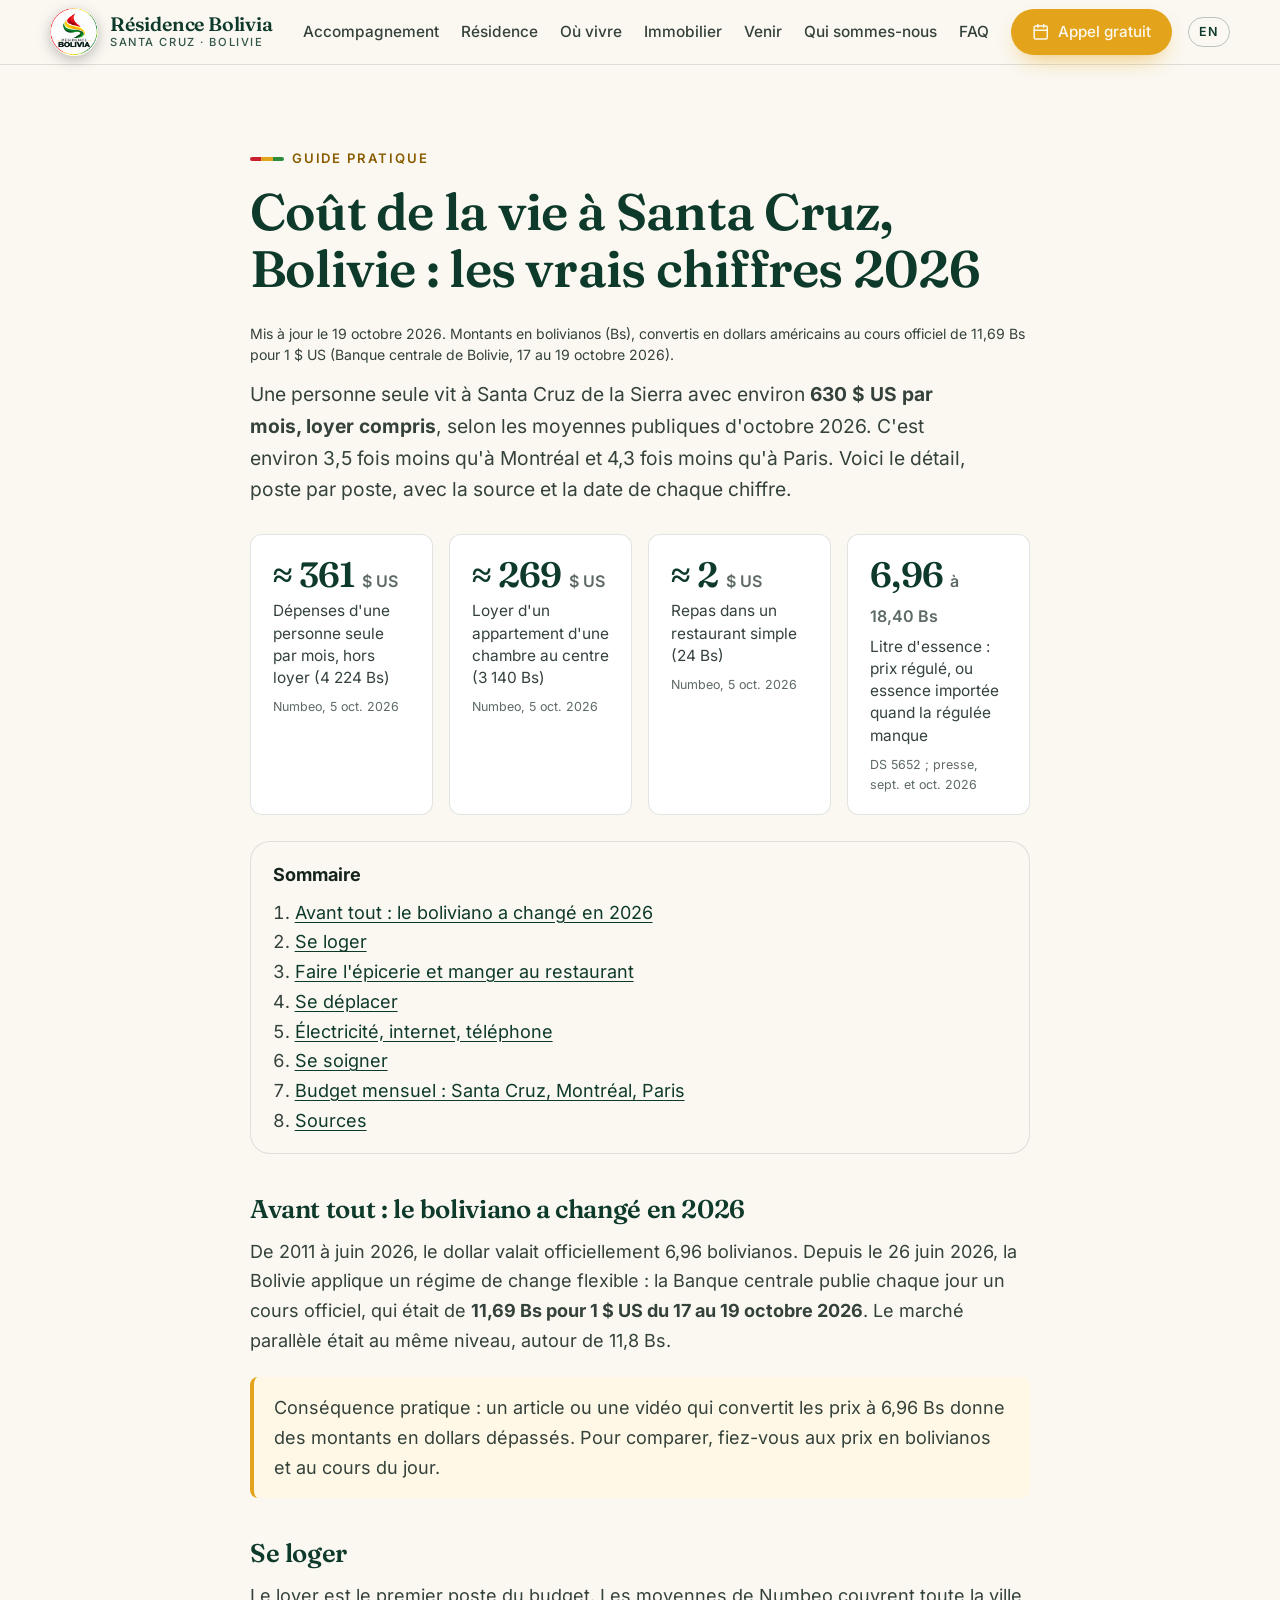
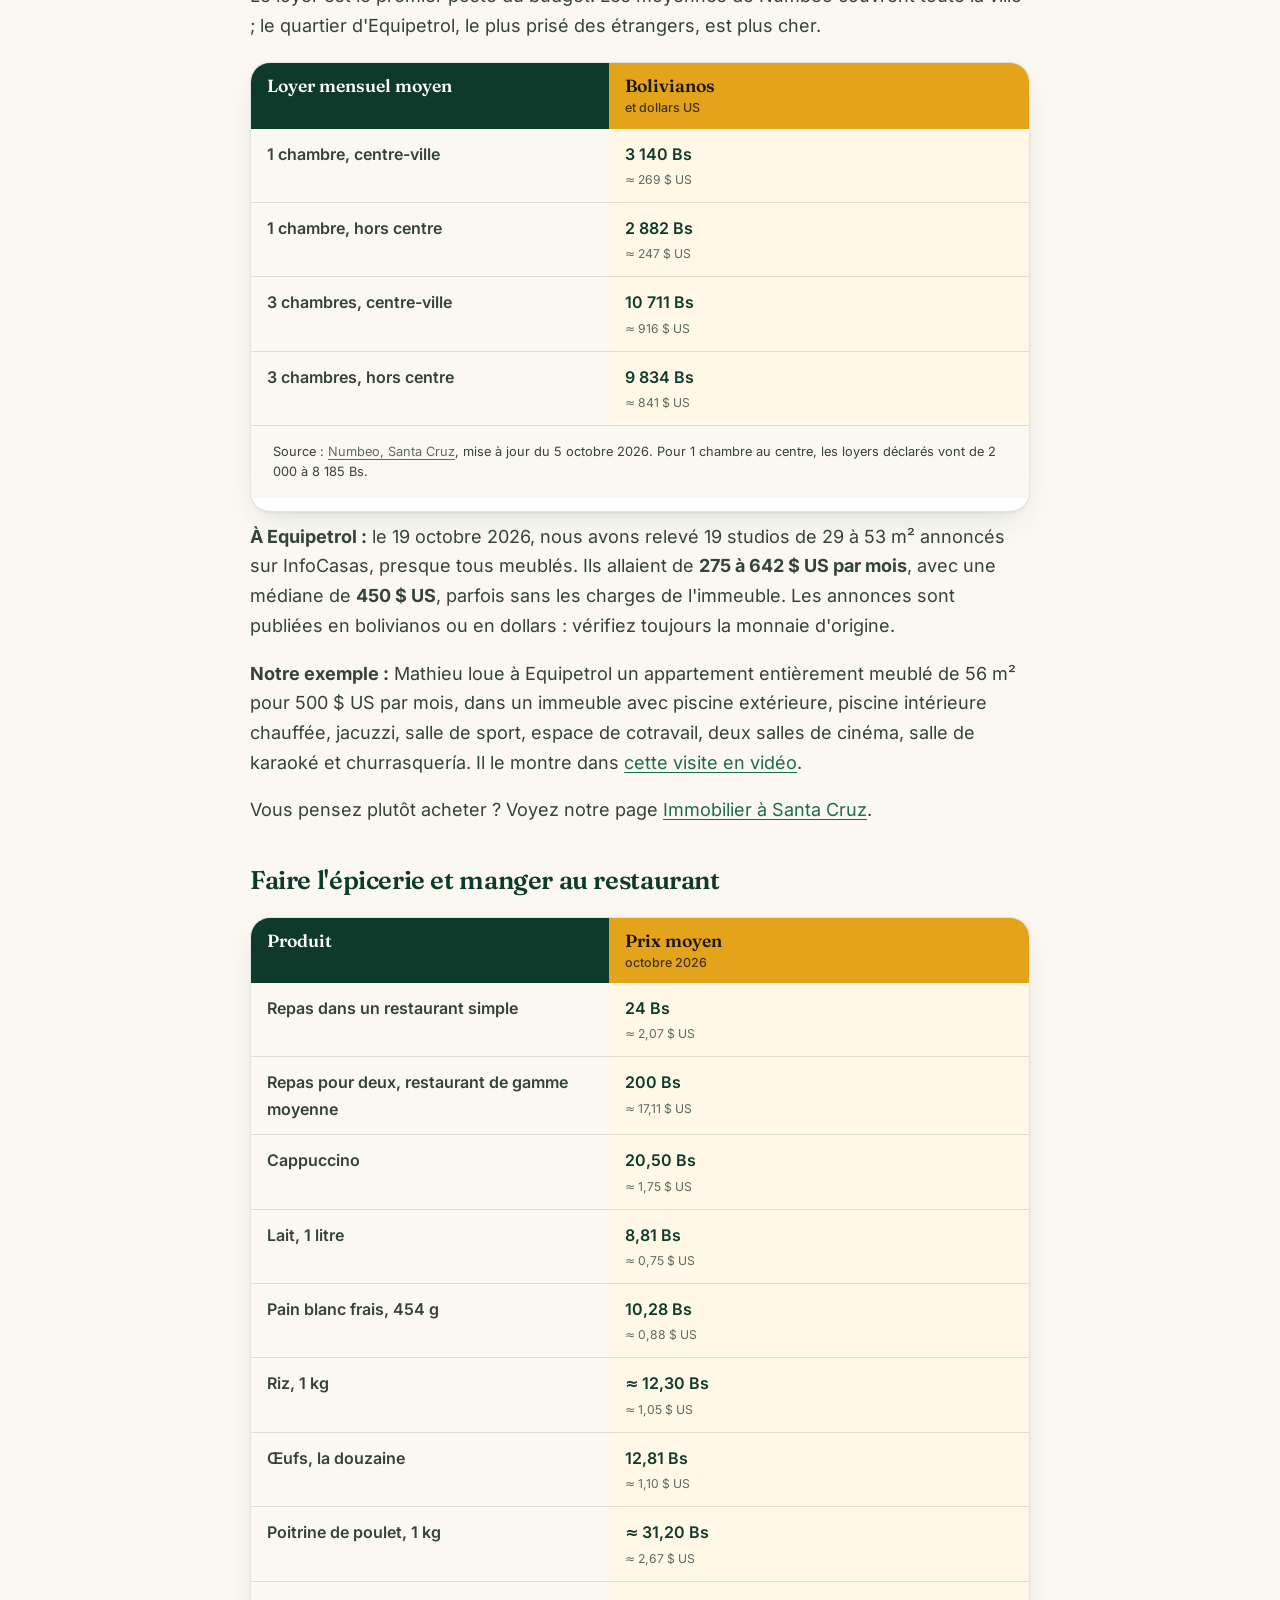
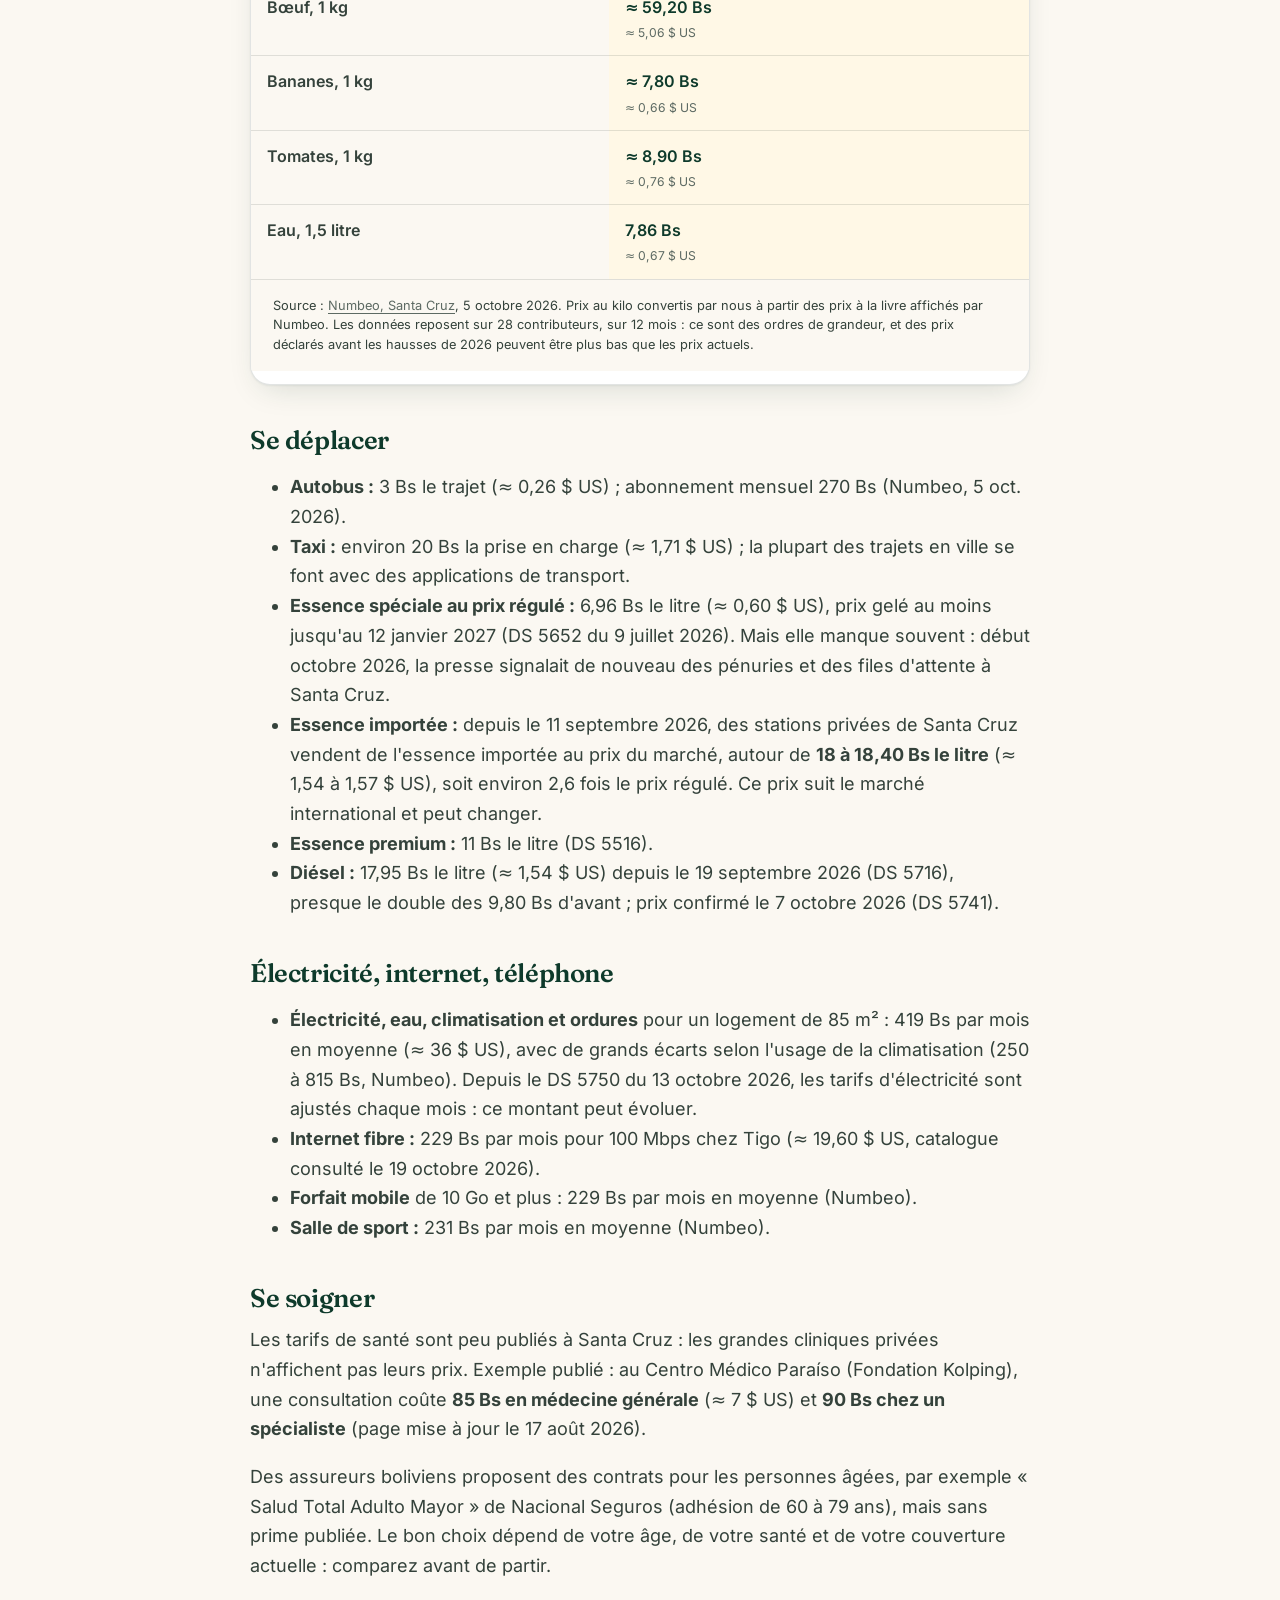
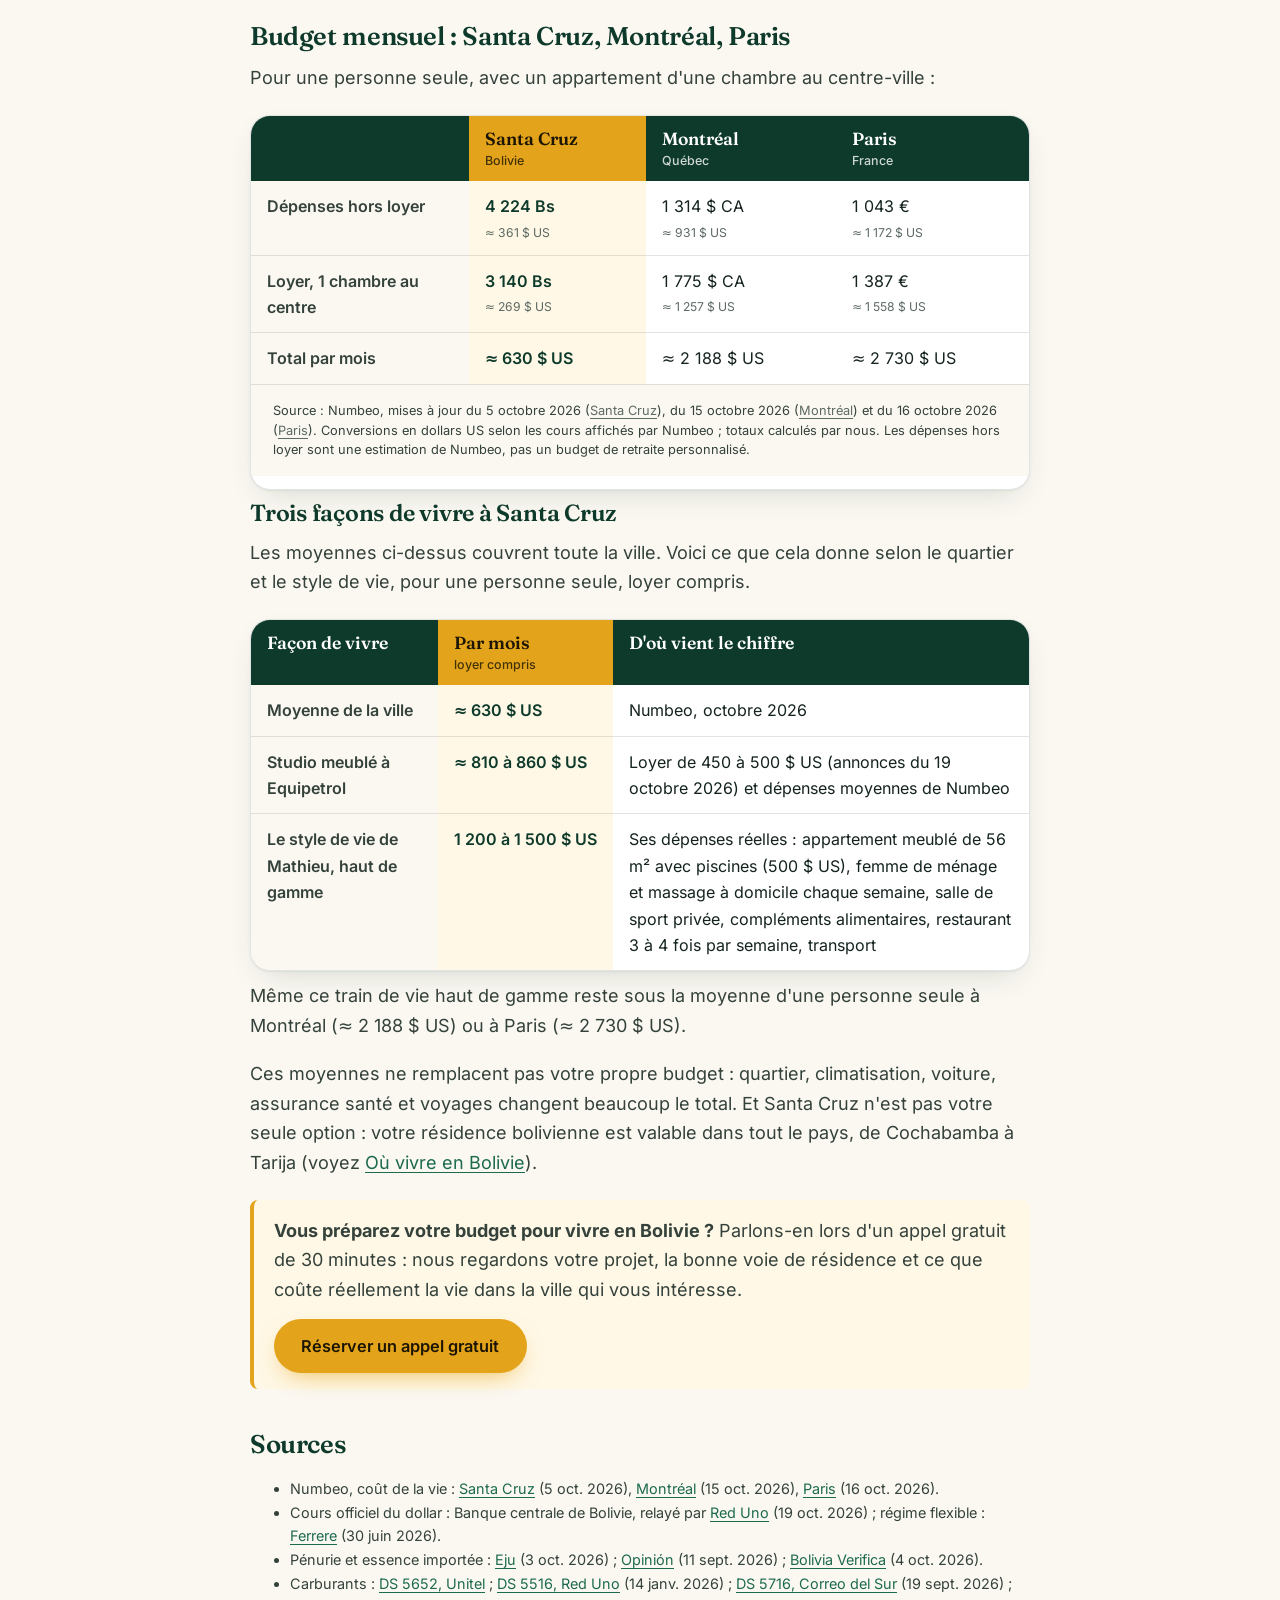
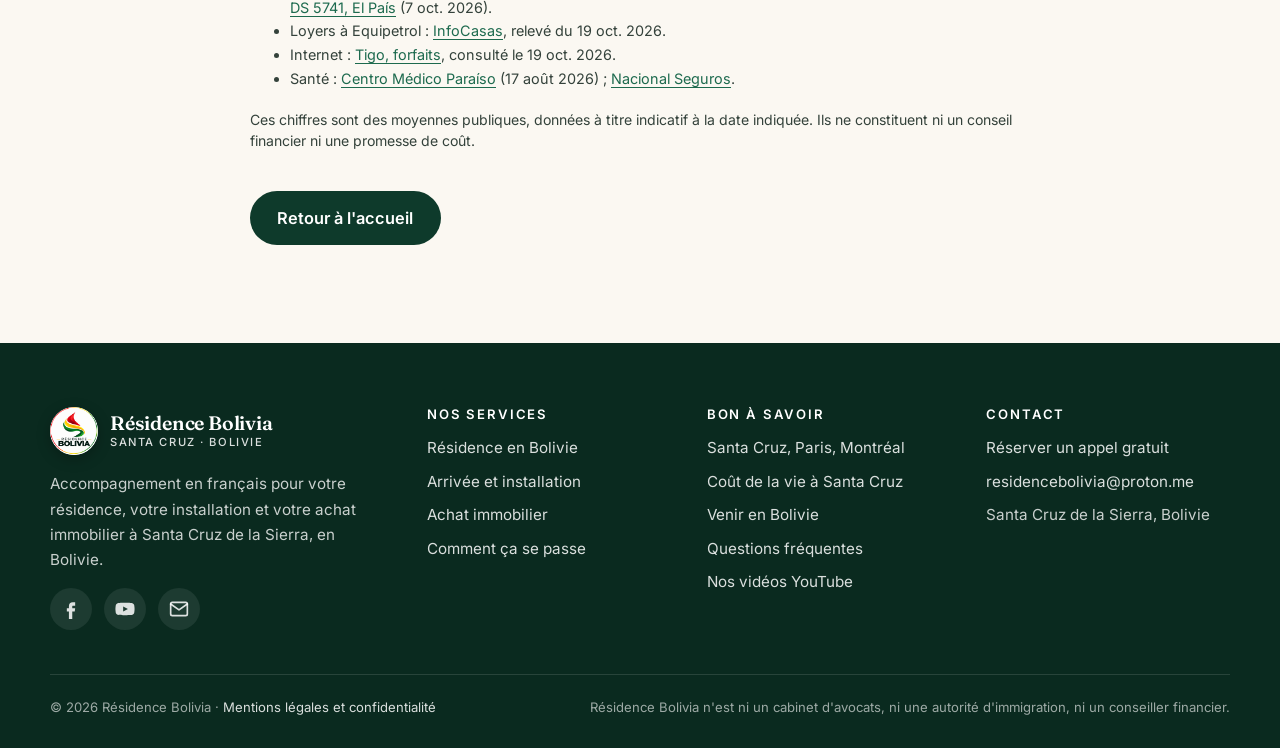
<file: cout-de-la-vie-santa-cruz.html>
<!doctype html>
<html lang="fr" class="no-js">
<head>
<meta charset="utf-8">
<meta name="viewport" content="width=device-width, initial-scale=1">
<title>Coût de la vie à Santa Cruz, Bolivie (2026) | Résidence Bolivia</title>
<meta name="description" content="Loyers, épicerie, restaurants, transport, santé : le coût de la vie à Santa Cruz de la Sierra en 2026, chiffres sourcés et datés, comparés à Montréal et Paris.">
<link rel="canonical" href="https://www.residence-bolivia.co/cout-de-la-vie-santa-cruz.html">
<link rel="alternate" hreflang="fr" href="https://www.residence-bolivia.co/cout-de-la-vie-santa-cruz.html">
<link rel="alternate" hreflang="en" href="https://www.residence-bolivia.co/en/cost-of-living-santa-cruz.html">
<link rel="alternate" hreflang="x-default" href="https://www.residence-bolivia.co/cout-de-la-vie-santa-cruz.html">
<meta name="theme-color" content="#0e3a2b">
<meta property="og:type" content="article">
<meta property="og:locale" content="fr_CA">
<meta property="og:locale:alternate" content="fr_FR">
<meta property="og:site_name" content="Résidence Bolivia">
<meta property="og:title" content="Coût de la vie à Santa Cruz, Bolivie : les vrais chiffres 2026">
<meta property="og:description" content="Loyers, épicerie, restaurants, transport et santé, chiffres sourcés et datés, comparés à Montréal et Paris.">
<meta property="og:url" content="https://www.residence-bolivia.co/cout-de-la-vie-santa-cruz.html">
<meta property="og:image" content="https://www.residence-bolivia.co/og-image.jpg">
<meta property="og:image:width" content="1200">
<meta property="og:image:height" content="630">
<meta name="twitter:card" content="summary_large_image">
<link rel="icon" type="image/png" href="favicon.png">
<link rel="apple-touch-icon" href="apple-touch-icon.png">
<link rel="preload" href="assets/fonts/fraunces.woff2" as="font" type="font/woff2" crossorigin>
<link rel="preload" href="assets/fonts/inter.woff2" as="font" type="font/woff2" crossorigin>
<link rel="stylesheet" href="assets/css/style.css">
<style>
.guide .stats{margin:28px 0 8px}
.guide .compare-wrap{margin:22px 0 10px}
.guide .compare th,.guide .compare td{padding:12px 16px}
.guide .compare tbody th{width:46%}
.guide .compare.three tbody th{width:28%}
.guide .compare.tiers td.us,.guide .compare.tiers th.us{white-space:nowrap}
.guide .compare.tiers tbody th{width:24%}
.guide h2{scroll-margin-top:100px}
.guide .toc{background:var(--cream);border:1px solid var(--line);border-radius:var(--radius);padding:18px 22px;margin:26px 0}
.guide .toc ol{margin:8px 0 0;padding-left:1.2em}
.guide .toc a{color:var(--forest)}
.guide .box{background:#fff8e6;border-left:4px solid var(--gold);border-radius:8px;padding:16px 20px;margin:22px 0}
.guide .box p{margin:0}
.guide .src-list li{font-size:.9rem}
@media (min-width:701px){.guide .stats{grid-template-columns:repeat(4,1fr)}}
</style>
<script type="application/ld+json">
{"@context":"https://schema.org","@type":"Article","headline":"Coût de la vie à Santa Cruz, Bolivie (2026) : les vrais chiffres","description":"Loyers, épicerie, restaurants, transport, santé : le coût de la vie à Santa Cruz de la Sierra en 2026, chiffres sourcés et datés.","inLanguage":"fr","datePublished":"2026-10-19","dateModified":"2026-10-19","author":{"@type":"Organization","name":"Résidence Bolivia","url":"https://www.residence-bolivia.co/"},"publisher":{"@type":"Organization","name":"Résidence Bolivia","logo":{"@type":"ImageObject","url":"https://www.residence-bolivia.co/assets/img/logo-320.png"}},"mainEntityOfPage":"https://www.residence-bolivia.co/cout-de-la-vie-santa-cruz.html","image":"https://www.residence-bolivia.co/og-image.jpg"}
</script>
<script type="application/ld+json">
{"@context":"https://schema.org","@type":"FAQPage","mainEntity":[
{"@type":"Question","name":"Combien coûte la vie à Santa Cruz pour une personne seule ?","acceptedAnswer":{"@type":"Answer","text":"Selon Numbeo (mise à jour du 5 octobre 2026), une personne seule dépense en moyenne 4 224 bolivianos par mois hors loyer, soit environ 361 dollars américains au cours de 11,69 Bs pour 1 $ US. Avec un appartement d'une chambre au centre (3 140 Bs), le total tourne autour de 630 $ US par mois."}},
{"@type":"Question","name":"Combien coûte un loyer à Santa Cruz ?","acceptedAnswer":{"@type":"Answer","text":"Un appartement d'une chambre au centre se loue en moyenne 3 140 bolivianos par mois (environ 269 $ US) selon Numbeo, octobre 2026. À Equipetrol, le quartier le plus prisé des étrangers, les studios meublés annoncés le 19 octobre 2026 allaient de 275 à 642 $ US par mois."}},
{"@type":"Question","name":"Combien coûte l'essence en Bolivie en 2026 ?","acceptedAnswer":{"@type":"Answer","text":"Le prix régulé de l'essence spéciale est de 6,96 bolivianos le litre (environ 0,60 $ US), gelé au moins jusqu'au 12 janvier 2027 (DS 5652). Quand elle manque, des stations privées de Santa Cruz vendent de l'essence importée autour de 18 à 18,40 Bs le litre (septembre et octobre 2026). Le diésel coûte 17,95 Bs le litre depuis le 19 septembre 2026 (DS 5716)."}}
]}
</script>
</head>
<body>
<a class="skip" href="#contenu">Aller au contenu</a>
<header class="site-header always-solid">
  <div class="wrap bar">
    <a class="brand" href="index.html" aria-label="Résidence Bolivia, accueil">
      <img src="assets/img/logo-160.png" width="48" height="48" alt="">
      <span>Résidence Bolivia<small>Santa Cruz · Bolivie</small></span>
    </a>
    <button class="menu-btn" aria-label="Ouvrir le menu" aria-expanded="false"><svg viewBox="0 0 24 24" fill="none" stroke="currentColor" stroke-width="2" stroke-linecap="round" stroke-linejoin="round" aria-hidden="true"><path d="M4 7h16M4 12h16M4 17h16"/></svg></button>
    <nav class="nav" aria-label="Navigation principale">
      <button class="close" aria-label="Fermer le menu"><svg viewBox="0 0 24 24" fill="none" stroke="currentColor" stroke-width="2" stroke-linecap="round" stroke-linejoin="round" aria-hidden="true"><path d="M18 6 6 18M6 6l12 12"/></svg></button>
      <a href="index.html#accompagnement">Accompagnement</a>
      <a href="index.html#residence">Résidence</a>
      <a href="index.html#pourquoi">Où vivre</a>
      <a href="immobilier.html">Immobilier</a>
      <a href="index.html#venir">Venir</a>
      <a href="index.html#equipe">Qui sommes-nous</a>
      <a href="index.html#faq">FAQ</a>
      <a class="btn btn-gold" href="https://calendly.com/residence-bolivia/30min?utm_source=site&amp;utm_medium=web&amp;utm_campaign=menu" target="_blank" rel="noopener"><svg viewBox="0 0 24 24" fill="none" stroke="currentColor" stroke-width="2" stroke-linecap="round" stroke-linejoin="round" aria-hidden="true"><rect x="3" y="4" width="18" height="18" rx="2"/><path d="M16 2v4M8 2v4M3 10h18"/></svg>Appel gratuit</a>
    </nav>
    <nav class="lang-switch" aria-label="Langue / Language"><a href="cout-de-la-vie-santa-cruz.html" hreflang="fr" lang="fr" aria-current="true" title="Français">FR</a><a href="en/cost-of-living-santa-cruz.html" hreflang="en" lang="en" title="English" aria-label="English version">EN</a></nav>
  </div>
</header>
<main id="contenu" class="page-plain guide">
  <div class="wrap prose">
    <span class="eyebrow">Guide pratique</span>
    <h1>Coût de la vie à Santa Cruz, Bolivie : les vrais chiffres 2026</h1>
    <p class="note">Mis à jour le 19 octobre 2026. Montants en bolivianos (Bs), convertis en dollars américains au cours officiel de 11,69 Bs pour 1 $ US (Banque centrale de Bolivie, 17 au 19 octobre 2026).</p>

    <p class="lead">Une personne seule vit à Santa Cruz de la Sierra avec environ <strong>630 $ US par mois, loyer compris</strong>, selon les moyennes publiques d'octobre 2026. C'est environ 3,5 fois moins qu'à Montréal et 4,3 fois moins qu'à Paris. Voici le détail, poste par poste, avec la source et la date de chaque chiffre.</p>

    <div class="stats">
      <div class="stat"><b>≈ 361 <small>$ US</small></b><span>Dépenses d'une personne seule par mois, hors loyer (4 224 Bs)</span><cite>Numbeo, 5 oct. 2026</cite></div>
      <div class="stat"><b>≈ 269 <small>$ US</small></b><span>Loyer d'un appartement d'une chambre au centre (3 140 Bs)</span><cite>Numbeo, 5 oct. 2026</cite></div>
      <div class="stat"><b>≈ 2 <small>$ US</small></b><span>Repas dans un restaurant simple (24 Bs)</span><cite>Numbeo, 5 oct. 2026</cite></div>
      <div class="stat"><b>6,96 <small>à 18,40 Bs</small></b><span>Litre d'essence : prix régulé, ou essence importée quand la régulée manque</span><cite>DS 5652 ; presse, sept. et oct. 2026</cite></div>
    </div>

    <nav class="toc" aria-label="Sommaire">
      <strong>Sommaire</strong>
      <ol>
        <li><a href="#change">Avant tout : le boliviano a changé en 2026</a></li>
        <li><a href="#logement">Se loger</a></li>
        <li><a href="#manger">Faire l'épicerie et manger au restaurant</a></li>
        <li><a href="#transport">Se déplacer</a></li>
        <li><a href="#services">Électricité, internet, téléphone</a></li>
        <li><a href="#sante">Se soigner</a></li>
        <li><a href="#budget">Budget mensuel : Santa Cruz, Montréal, Paris</a></li>
        <li><a href="#sources">Sources</a></li>
      </ol>
    </nav>

    <h2 id="change">Avant tout : le boliviano a changé en 2026</h2>
    <p>De 2011 à juin 2026, le dollar valait officiellement 6,96 bolivianos. Depuis le 26 juin 2026, la Bolivie applique un régime de change flexible : la Banque centrale publie chaque jour un cours officiel, qui était de <strong>11,69 Bs pour 1 $ US du 17 au 19 octobre 2026</strong>. Le marché parallèle était au même niveau, autour de 11,8 Bs.</p>
    <div class="box"><p>Conséquence pratique : un article ou une vidéo qui convertit les prix à 6,96 Bs donne des montants en dollars dépassés. Pour comparer, fiez-vous aux prix en bolivianos et au cours du jour.</p></div>

    <h2 id="logement">Se loger</h2>
    <p>Le loyer est le premier poste du budget. Les moyennes de Numbeo couvrent toute la ville ; le quartier d'Equipetrol, le plus prisé des étrangers, est plus cher.</p>
    <div class="compare-wrap">
      <div class="table-scroll">
        <table class="compare">
          <thead><tr><th scope="col">Loyer mensuel moyen</th><th scope="col" class="us">Bolivianos<small>et dollars US</small></th></tr></thead>
          <tbody>
            <tr><th scope="row">1 chambre, centre-ville</th><td class="us">3 140 Bs<small>≈ 269 $ US</small></td></tr>
            <tr><th scope="row">1 chambre, hors centre</th><td class="us">2 882 Bs<small>≈ 247 $ US</small></td></tr>
            <tr><th scope="row">3 chambres, centre-ville</th><td class="us">10 711 Bs<small>≈ 916 $ US</small></td></tr>
            <tr><th scope="row">3 chambres, hors centre</th><td class="us">9 834 Bs<small>≈ 841 $ US</small></td></tr>
          </tbody>
        </table>
      </div>
      <p class="sources">Source : <a href="https://www.numbeo.com/cost-of-living/in/Santa-Cruz-Bolivia" target="_blank" rel="noopener">Numbeo, Santa Cruz</a>, mise à jour du 5 octobre 2026. Pour 1 chambre au centre, les loyers déclarés vont de 2 000 à 8 185 Bs.</p>
    </div>
    <p><strong>À Equipetrol :</strong> le 19 octobre 2026, nous avons relevé 19 studios de 29 à 53 m² annoncés sur InfoCasas, presque tous meublés. Ils allaient de <strong>275 à 642 $ US par mois</strong>, avec une médiane de <strong>450 $ US</strong>, parfois sans les charges de l'immeuble. Les annonces sont publiées en bolivianos ou en dollars : vérifiez toujours la monnaie d'origine.</p>
    <p><strong>Notre exemple :</strong> Mathieu loue à Equipetrol un appartement entièrement meublé de 56 m² pour 500 $ US par mois, dans un immeuble avec piscine extérieure, piscine intérieure chauffée, jacuzzi, salle de sport, espace de cotravail, deux salles de cinéma, salle de karaoké et churrasquería. Il le montre dans <a href="https://www.youtube.com/watch?v=szmkSRzyxn0" target="_blank" rel="noopener">cette visite en vidéo</a>.</p>
    <p>Vous pensez plutôt acheter ? Voyez notre page <a href="immobilier.html">Immobilier à Santa Cruz</a>.</p>

    <h2 id="manger">Faire l'épicerie et manger au restaurant</h2>
    <div class="compare-wrap">
      <div class="table-scroll">
        <table class="compare">
          <thead><tr><th scope="col">Produit</th><th scope="col" class="us">Prix moyen<small>octobre 2026</small></th></tr></thead>
          <tbody>
            <tr><th scope="row">Repas dans un restaurant simple</th><td class="us">24 Bs<small>≈ 2,07 $ US</small></td></tr>
            <tr><th scope="row">Repas pour deux, restaurant de gamme moyenne</th><td class="us">200 Bs<small>≈ 17,11 $ US</small></td></tr>
            <tr><th scope="row">Cappuccino</th><td class="us">20,50 Bs<small>≈ 1,75 $ US</small></td></tr>
            <tr><th scope="row">Lait, 1 litre</th><td class="us">8,81 Bs<small>≈ 0,75 $ US</small></td></tr>
            <tr><th scope="row">Pain blanc frais, 454 g</th><td class="us">10,28 Bs<small>≈ 0,88 $ US</small></td></tr>
            <tr><th scope="row">Riz, 1 kg</th><td class="us">≈ 12,30 Bs<small>≈ 1,05 $ US</small></td></tr>
            <tr><th scope="row">Œufs, la douzaine</th><td class="us">12,81 Bs<small>≈ 1,10 $ US</small></td></tr>
            <tr><th scope="row">Poitrine de poulet, 1 kg</th><td class="us">≈ 31,20 Bs<small>≈ 2,67 $ US</small></td></tr>
            <tr><th scope="row">Bœuf, 1 kg</th><td class="us">≈ 59,20 Bs<small>≈ 5,06 $ US</small></td></tr>
            <tr><th scope="row">Bananes, 1 kg</th><td class="us">≈ 7,80 Bs<small>≈ 0,66 $ US</small></td></tr>
            <tr><th scope="row">Tomates, 1 kg</th><td class="us">≈ 8,90 Bs<small>≈ 0,76 $ US</small></td></tr>
            <tr><th scope="row">Eau, 1,5 litre</th><td class="us">7,86 Bs<small>≈ 0,67 $ US</small></td></tr>
          </tbody>
        </table>
      </div>
      <p class="sources">Source : <a href="https://www.numbeo.com/cost-of-living/in/Santa-Cruz-Bolivia" target="_blank" rel="noopener">Numbeo, Santa Cruz</a>, 5 octobre 2026. Prix au kilo convertis par nous à partir des prix à la livre affichés par Numbeo. Les données reposent sur 28 contributeurs, sur 12 mois : ce sont des ordres de grandeur, et des prix déclarés avant les hausses de 2026 peuvent être plus bas que les prix actuels.</p>
    </div>

    <h2 id="transport">Se déplacer</h2>
    <ul>
      <li><strong>Autobus :</strong> 3 Bs le trajet (≈ 0,26 $ US) ; abonnement mensuel 270 Bs (Numbeo, 5 oct. 2026).</li>
      <li><strong>Taxi :</strong> environ 20 Bs la prise en charge (≈ 1,71 $ US) ; la plupart des trajets en ville se font avec des applications de transport.</li>
      <li><strong>Essence spéciale au prix régulé :</strong> 6,96 Bs le litre (≈ 0,60 $ US), prix gelé au moins jusqu'au 12 janvier 2027 (DS 5652 du 9 juillet 2026). Mais elle manque souvent : début octobre 2026, la presse signalait de nouveau des pénuries et des files d'attente à Santa Cruz.</li>
      <li><strong>Essence importée :</strong> depuis le 11 septembre 2026, des stations privées de Santa Cruz vendent de l'essence importée au prix du marché, autour de <strong>18 à 18,40 Bs le litre</strong> (≈ 1,54 à 1,57 $ US), soit environ 2,6 fois le prix régulé. Ce prix suit le marché international et peut changer.</li>
      <li><strong>Essence premium :</strong> 11 Bs le litre (DS 5516).</li>
      <li><strong>Diésel :</strong> 17,95 Bs le litre (≈ 1,54 $ US) depuis le 19 septembre 2026 (DS 5716), presque le double des 9,80 Bs d'avant ; prix confirmé le 7 octobre 2026 (DS 5741).</li>
    </ul>

    <h2 id="services">Électricité, internet, téléphone</h2>
    <ul>
      <li><strong>Électricité, eau, climatisation et ordures</strong> pour un logement de 85 m² : 419 Bs par mois en moyenne (≈ 36 $ US), avec de grands écarts selon l'usage de la climatisation (250 à 815 Bs, Numbeo). Depuis le DS 5750 du 13 octobre 2026, les tarifs d'électricité sont ajustés chaque mois : ce montant peut évoluer.</li>
      <li><strong>Internet fibre :</strong> 229 Bs par mois pour 100 Mbps chez Tigo (≈ 19,60 $ US, catalogue consulté le 19 octobre 2026).</li>
      <li><strong>Forfait mobile</strong> de 10 Go et plus : 229 Bs par mois en moyenne (Numbeo).</li>
      <li><strong>Salle de sport :</strong> 231 Bs par mois en moyenne (Numbeo).</li>
    </ul>

    <h2 id="sante">Se soigner</h2>
    <p>Les tarifs de santé sont peu publiés à Santa Cruz : les grandes cliniques privées n'affichent pas leurs prix. Exemple publié : au Centro Médico Paraíso (Fondation Kolping), une consultation coûte <strong>85 Bs en médecine générale</strong> (≈ 7 $ US) et <strong>90 Bs chez un spécialiste</strong> (page mise à jour le 17 août 2026).</p>
    <p>Des assureurs boliviens proposent des contrats pour les personnes âgées, par exemple « Salud Total Adulto Mayor » de Nacional Seguros (adhésion de 60 à 79 ans), mais sans prime publiée. Le bon choix dépend de votre âge, de votre santé et de votre couverture actuelle : comparez avant de partir.</p>

    <h2 id="budget">Budget mensuel : Santa Cruz, Montréal, Paris</h2>
    <p>Pour une personne seule, avec un appartement d'une chambre au centre-ville :</p>
    <div class="compare-wrap">
      <p class="swipe-hint">Faites glisser le tableau vers la gauche pour voir Montréal et Paris.</p>
      <div class="table-scroll">
        <table class="compare three">
          <thead><tr><th scope="col"><span class="sr">Poste</span></th><th scope="col" class="us">Santa Cruz<small>Bolivie</small></th><th scope="col">Montréal<small>Québec</small></th><th scope="col">Paris<small>France</small></th></tr></thead>
          <tbody>
            <tr><th scope="row">Dépenses hors loyer</th><td class="us">4 224 Bs<small>≈ 361 $ US</small></td><td>1 314 $ CA<small>≈ 931 $ US</small></td><td>1 043 €<small>≈ 1 172 $ US</small></td></tr>
            <tr><th scope="row">Loyer, 1 chambre au centre</th><td class="us">3 140 Bs<small>≈ 269 $ US</small></td><td>1 775 $ CA<small>≈ 1 257 $ US</small></td><td>1 387 €<small>≈ 1 558 $ US</small></td></tr>
            <tr><th scope="row">Total par mois</th><td class="us">≈ 630 $ US</td><td>≈ 2 188 $ US</td><td>≈ 2 730 $ US</td></tr>
          </tbody>
        </table>
      </div>
      <p class="sources">Source : Numbeo, mises à jour du 5 octobre 2026 (<a href="https://www.numbeo.com/cost-of-living/in/Santa-Cruz-Bolivia" target="_blank" rel="noopener">Santa Cruz</a>), du 15 octobre 2026 (<a href="https://www.numbeo.com/cost-of-living/in/Montreal" target="_blank" rel="noopener">Montréal</a>) et du 16 octobre 2026 (<a href="https://www.numbeo.com/cost-of-living/in/Paris" target="_blank" rel="noopener">Paris</a>). Conversions en dollars US selon les cours affichés par Numbeo ; totaux calculés par nous. Les dépenses hors loyer sont une estimation de Numbeo, pas un budget de retraite personnalisé.</p>
    </div>
    <h3>Trois façons de vivre à Santa Cruz</h3>
    <p>Les moyennes ci-dessus couvrent toute la ville. Voici ce que cela donne selon le quartier et le style de vie, pour une personne seule, loyer compris.</p>
    <div class="compare-wrap">
      <p class="swipe-hint">Faites glisser le tableau vers la gauche pour voir les sources.</p>
      <div class="table-scroll">
        <table class="compare three tiers">
          <thead><tr><th scope="col">Façon de vivre</th><th scope="col" class="us">Par mois<small>loyer compris</small></th><th scope="col">D'où vient le chiffre</th></tr></thead>
          <tbody>
            <tr><th scope="row">Moyenne de la ville</th><td class="us">≈ 630 $ US</td><td>Numbeo, octobre 2026</td></tr>
            <tr><th scope="row">Studio meublé à Equipetrol</th><td class="us">≈ 810 à 860 $ US</td><td>Loyer de 450 à 500 $ US (annonces du 19 octobre 2026) et dépenses moyennes de Numbeo</td></tr>
            <tr><th scope="row">Le style de vie de Mathieu, haut de gamme</th><td class="us">1 200 à 1 500 $ US</td><td>Ses dépenses réelles : appartement meublé de 56 m² avec piscines (500 $ US), femme de ménage et massage à domicile chaque semaine, salle de sport privée, compléments alimentaires, restaurant 3 à 4 fois par semaine, transport</td></tr>
          </tbody>
        </table>
      </div>
    </div>
    <p>Même ce train de vie haut de gamme reste sous la moyenne d'une personne seule à Montréal (≈ 2 188 $ US) ou à Paris (≈ 2 730 $ US).</p>
    <p>Ces moyennes ne remplacent pas votre propre budget : quartier, climatisation, voiture, assurance santé et voyages changent beaucoup le total. Et Santa Cruz n'est pas votre seule option : votre résidence bolivienne est valable dans tout le pays, de Cochabamba à Tarija (voyez <a href="index.html#pourquoi">Où vivre en Bolivie</a>).</p>

    <div class="box"><p><strong>Vous préparez votre budget pour vivre en Bolivie ?</strong> Parlons-en lors d'un appel gratuit de 30 minutes : nous regardons votre projet, la bonne voie de résidence et ce que coûte réellement la vie dans la ville qui vous intéresse.</p>
      <p style="margin-top:14px"><a class="btn btn-gold" href="https://calendly.com/residence-bolivia/30min?utm_source=site&amp;utm_medium=web&amp;utm_campaign=guide-cout-de-la-vie" target="_blank" rel="noopener">Réserver un appel gratuit</a></p></div>

    <h2 id="sources">Sources</h2>
    <ul class="src-list">
      <li>Numbeo, coût de la vie : <a href="https://www.numbeo.com/cost-of-living/in/Santa-Cruz-Bolivia" target="_blank" rel="noopener">Santa Cruz</a> (5 oct. 2026), <a href="https://www.numbeo.com/cost-of-living/in/Montreal" target="_blank" rel="noopener">Montréal</a> (15 oct. 2026), <a href="https://www.numbeo.com/cost-of-living/in/Paris" target="_blank" rel="noopener">Paris</a> (16 oct. 2026).</li>
      <li>Cours officiel du dollar : Banque centrale de Bolivie, relayé par <a href="https://www.reduno.com.bo/economia/va-a-realizar-una-transaccion-en-dolares-revise-primero-las-cotizaciones-2026101961949" target="_blank" rel="noopener">Red Uno</a> (19 oct. 2026) ; régime flexible : <a href="https://www.ferrere.com/es/novedades/bolivia-adopta-un-regimen-cambiario-flexible-principales-cambios-e-implicancias-para-las-empresas/" target="_blank" rel="noopener">Ferrere</a> (30 juin 2026).</li>
      <li>Pénurie et essence importée : <a href="https://eju.tv/2026/10/la-gasolina-vuelve-a-escasear-y-la-importada-queda-como-alternativa-en-santa-cruz/" target="_blank" rel="noopener">Eju</a> (3 oct. 2026) ; <a href="https://www.opinion.com.bo/articulo/pais/empresa-privada-santa-cruz-inicia-venta-gasolina-bs-1840-litro/20260911183654996051.html" target="_blank" rel="noopener">Opinión</a> (11 sept. 2026) ; <a href="https://boliviaverifica.bo/el-precio-regulado-de-la-gasolina-especial-no-es-bs-1910-por-litro/" target="_blank" rel="noopener">Bolivia Verifica</a> (4 oct. 2026).</li>
      <li>Carburants : <a href="https://unitel.bo/noticias/economia/decreto-congela-precio-de-los-carburantes-hasta-enero-e-introduce-el-tipo-de-cambio-flexible-en-su-calculo-PE22041349" target="_blank" rel="noopener">DS 5652, Unitel</a> ; <a href="https://www.reduno.com.bo/economia/gasolina-diesel-y-gnv-en-bolivia-estos-son-los-precios-fijados-tras-el-ds-5516-20261147411" target="_blank" rel="noopener">DS 5516, Red Uno</a> (14 janv. 2026) ; <a href="https://correodelsur.com/economia/20260919/el-nuevo-precio-del-diesel-en-bolivia-es-de-bs-17-95-el-litro.html" target="_blank" rel="noopener">DS 5716, Correo del Sur</a> (19 sept. 2026) ; <a href="https://elpais.bo/nacional/20261007_el-diesel-entra-en-una-nueva-formula-que-cambia-con-el-decreto-5741.html" target="_blank" rel="noopener">DS 5741, El País</a> (7 oct. 2026).</li>
      <li>Loyers à Equipetrol : <a href="https://www.infocasas.com.bo/alquiler/departamentos/santa-cruz/equipetrol/monoambiente" target="_blank" rel="noopener">InfoCasas</a>, relevé du 19 oct. 2026.</li>
      <li>Internet : <a href="https://www.tigo.com.bo/planes" target="_blank" rel="noopener">Tigo, forfaits</a>, consulté le 19 oct. 2026.</li>
      <li>Santé : <a href="https://www.fcmakolping.org.bo/centros-medicos/centro-medico-paraiso/" target="_blank" rel="noopener">Centro Médico Paraíso</a> (17 août 2026) ; <a href="https://nacionalseguros.com.bo/seguro-salud-adulto-mayor" target="_blank" rel="noopener">Nacional Seguros</a>.</li>
    </ul>
    <p class="note">Ces chiffres sont des moyennes publiques, données à titre indicatif à la date indiquée. Ils ne constituent ni un conseil financier ni une promesse de coût.</p>

    <p style="margin-top:40px"><a class="btn btn-forest" href="./">Retour à l'accueil</a></p>
  </div>
</main>
<div style="height:80px"></div>
<footer class="site-footer">
  <div class="wrap">
    <div class="cols">
      <div>
        <a class="brand" href="./"><img src="assets/img/logo-160.png" width="48" height="48" alt=""><span>Résidence Bolivia<small>Santa Cruz · Bolivie</small></span></a>
        <p>Accompagnement en français pour votre résidence, votre installation et votre achat immobilier à Santa Cruz de la Sierra, en Bolivie.</p>
        <div class="social">
          <a href="https://www.facebook.com/residencebolivia" target="_blank" rel="noopener" aria-label="Facebook"><svg viewBox="0 0 24 24" fill="currentColor" aria-hidden="true"><path d="M14 8h3V4h-3c-2.8 0-4.5 1.8-4.5 4.6V11H7v4h2.5v9h4v-9h3l.5-4h-3.5V8.8c0-.5.3-.8.5-.8z"/></svg></a>
          <a href="https://www.youtube.com/@residencebolivia" target="_blank" rel="noopener" aria-label="YouTube"><svg viewBox="0 0 24 24" fill="currentColor" aria-hidden="true"><path d="M23 7.2a3 3 0 0 0-2.1-2.1C19 4.6 12 4.6 12 4.6s-7 0-8.9.5A3 3 0 0 0 1 7.2 31 31 0 0 0 .5 12 31 31 0 0 0 1 16.8a3 3 0 0 0 2.1 2.1c1.9.5 8.9.5 8.9.5s7 0 8.9-.5a3 3 0 0 0 2.1-2.1 31 31 0 0 0 .5-4.8 31 31 0 0 0-.5-4.8zM9.8 15.1V8.9l5.7 3.1z"/></svg></a>
          <a href="mailto:residencebolivia@proton.me" aria-label="Courriel"><svg viewBox="0 0 24 24" fill="none" stroke="currentColor" stroke-width="2" stroke-linecap="round" stroke-linejoin="round" aria-hidden="true"><rect x="2" y="4" width="20" height="16" rx="2"/><path d="m22 6-10 7L2 6"/></svg></a>
        </div>
      </div>
      <div>
        <h4>Nos services</h4>
        <ul>
          <li><a href="index.html#residence">Résidence en Bolivie</a></li>
          <li><a href="index.html#accompagnement">Arrivée et installation</a></li>
          <li><a href="immobilier.html">Achat immobilier</a></li>
          <li><a href="index.html#etapes">Comment ça se passe</a></li>
        </ul>
      </div>
      <div>
        <h4>Bon à savoir</h4>
        <ul>
          <li><a href="index.html#comparatif">Santa Cruz, Paris, Montréal</a></li>
          <li><a href="cout-de-la-vie-santa-cruz.html">Coût de la vie à Santa Cruz</a></li>
          <li><a href="index.html#venir">Venir en Bolivie</a></li>
          <li><a href="index.html#faq">Questions fréquentes</a></li>
          <li><a href="https://www.youtube.com/@residencebolivia" target="_blank" rel="noopener">Nos vidéos YouTube</a></li>
        </ul>
      </div>
      <div>
        <h4>Contact</h4>
        <ul>
          <li><a href="https://calendly.com/residence-bolivia/30min?utm_source=site&amp;utm_medium=web&amp;utm_campaign=pied-de-page" target="_blank" rel="noopener">Réserver un appel gratuit</a></li>
          <li><a href="mailto:residencebolivia@proton.me">residencebolivia@proton.me</a></li>
          <li>Santa Cruz de la Sierra, Bolivie</li>
        </ul>
      </div>
    </div>
    <div class="legal">
      <span>© <span data-year>2026</span> Résidence Bolivia · <a href="mentions-legales.html">Mentions légales et confidentialité</a></span>
      <span>Résidence Bolivia n'est ni un cabinet d'avocats, ni une autorité d'immigration, ni un conseiller financier.</span>
    </div>
  </div>
</footer>
<div class="mobile-cta">
  <a class="btn btn-gold" href="https://calendly.com/residence-bolivia/30min?utm_source=site&amp;utm_medium=web&amp;utm_campaign=barre-mobile" target="_blank" rel="noopener"><svg viewBox="0 0 24 24" fill="none" stroke="currentColor" stroke-width="2" stroke-linecap="round" stroke-linejoin="round" aria-hidden="true"><rect x="3" y="4" width="18" height="18" rx="2"/><path d="M16 2v4M8 2v4M3 10h18"/></svg>Appel gratuit de 30 min</a>
  <a class="btn btn-forest" href="mailto:residencebolivia@proton.me" aria-label="Écrire un courriel"><svg viewBox="0 0 24 24" fill="none" stroke="currentColor" stroke-width="2" stroke-linecap="round" stroke-linejoin="round" aria-hidden="true"><rect x="2" y="4" width="20" height="16" rx="2"/><path d="m22 6-10 7L2 6"/></svg></a>
</div>
<div class="consent" role="dialog" aria-label="Mesure d'audience">
  <p>Nous aimerions mesurer la fréquentation du site (Google Analytics, Meta) pour l'améliorer. Acceptez-vous ?</p>
  <div class="btn-row"><button class="btn btn-forest" data-consent="yes">Accepter</button><button class="btn btn-line" data-consent="no">Refuser</button></div>
</div>
<script src="assets/js/main.js" defer></script>
</body>
</html>
</file>
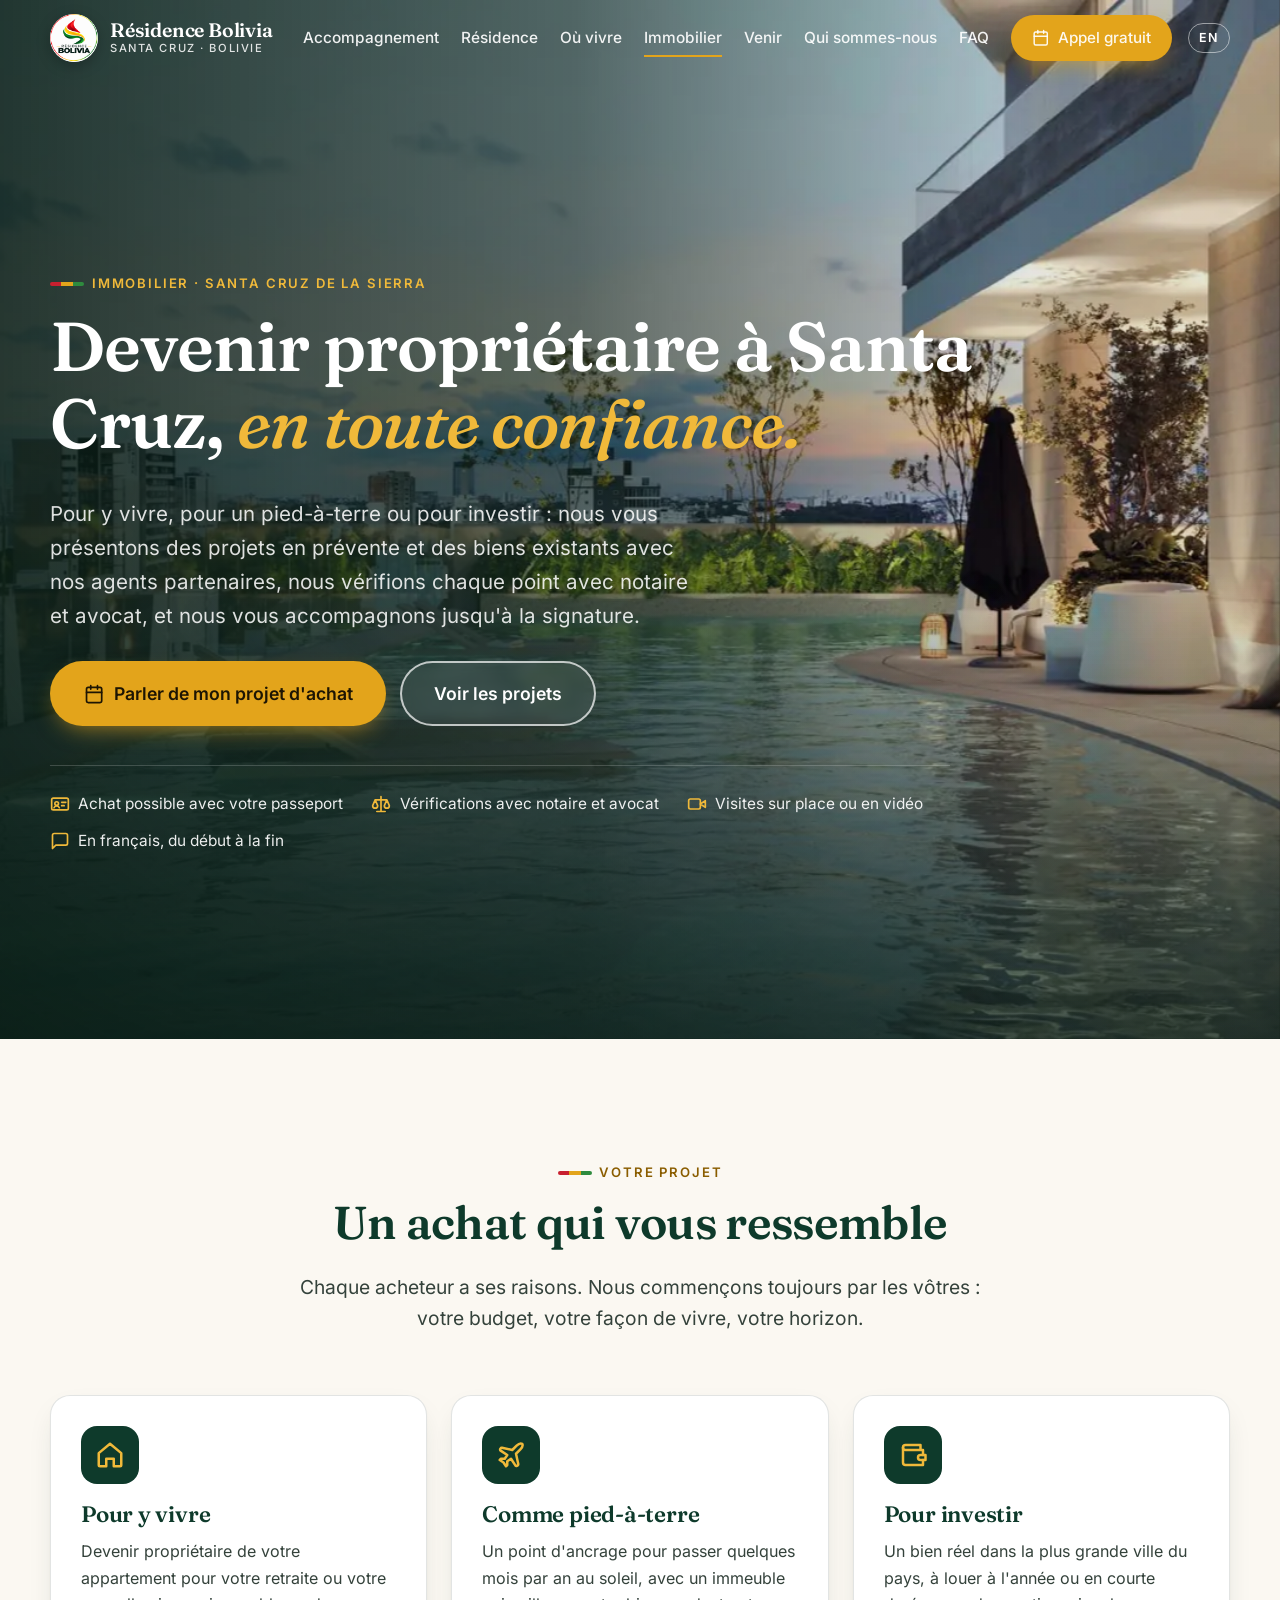
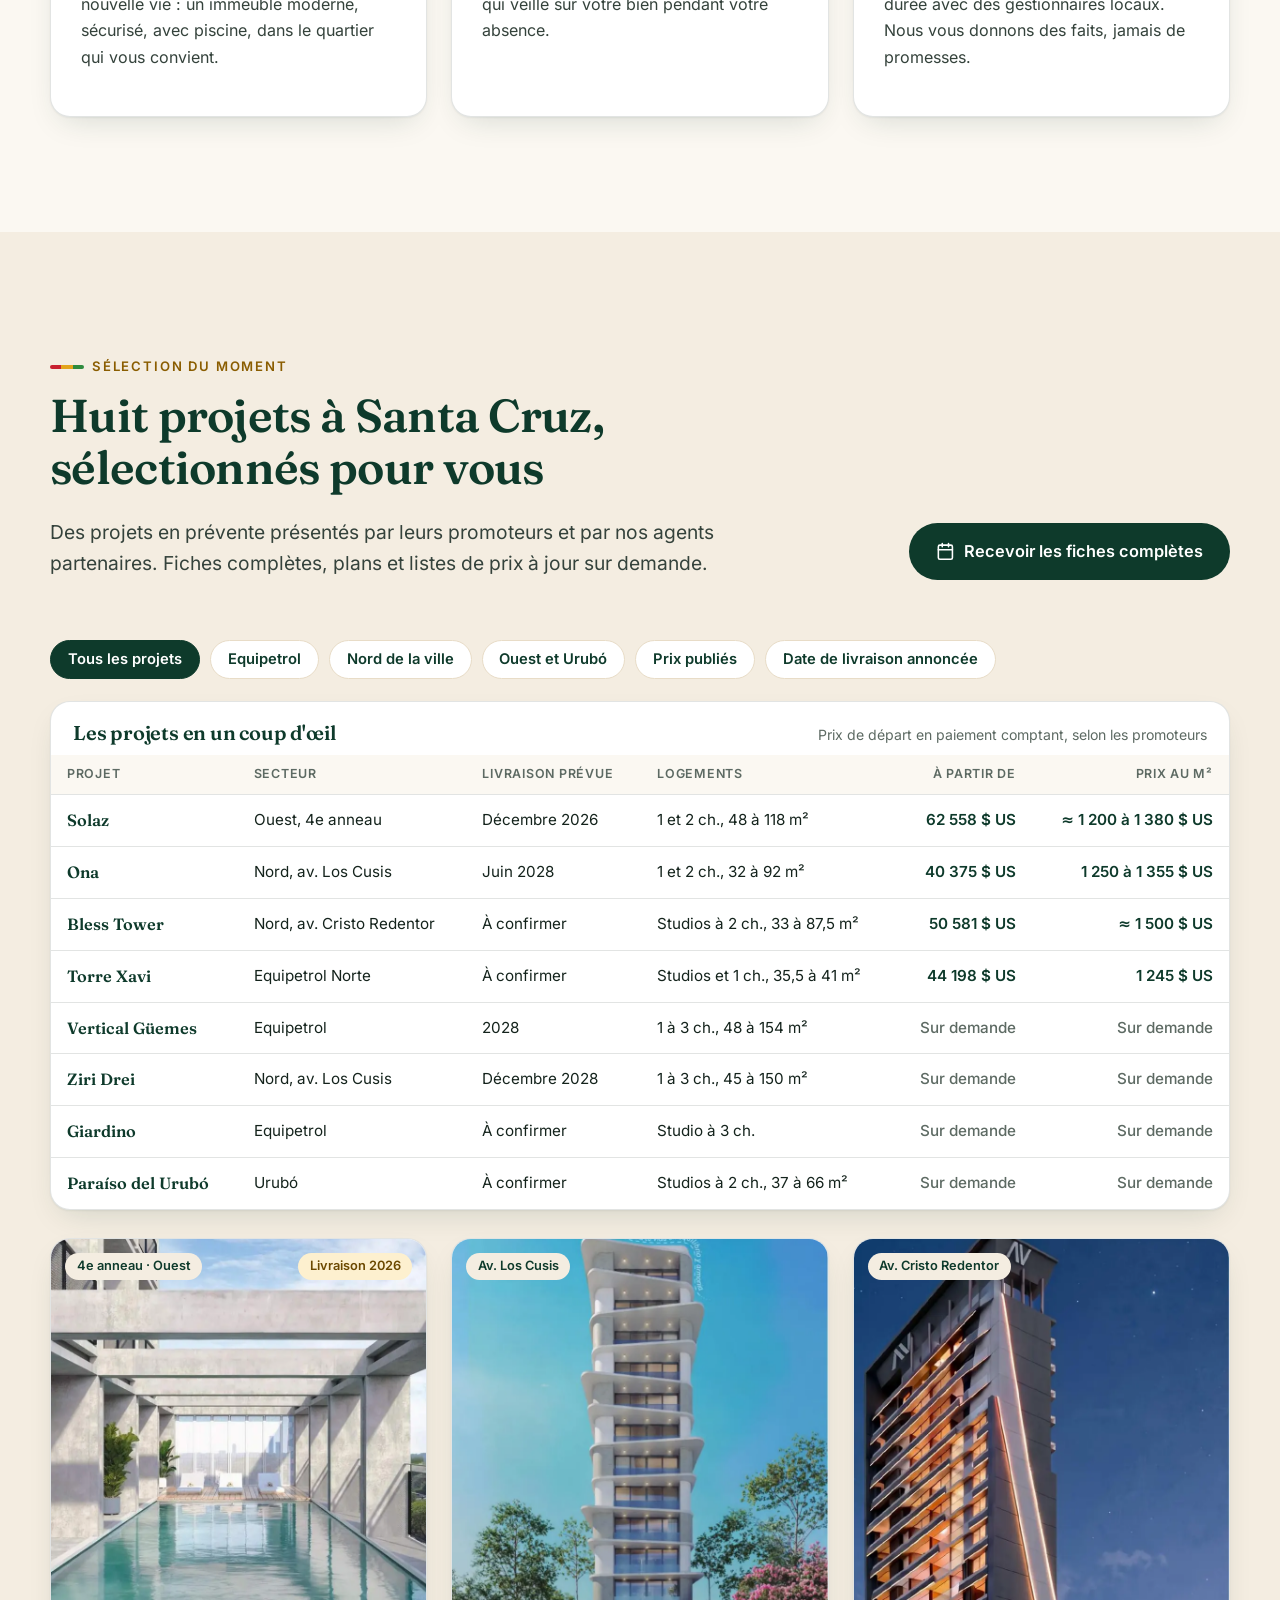
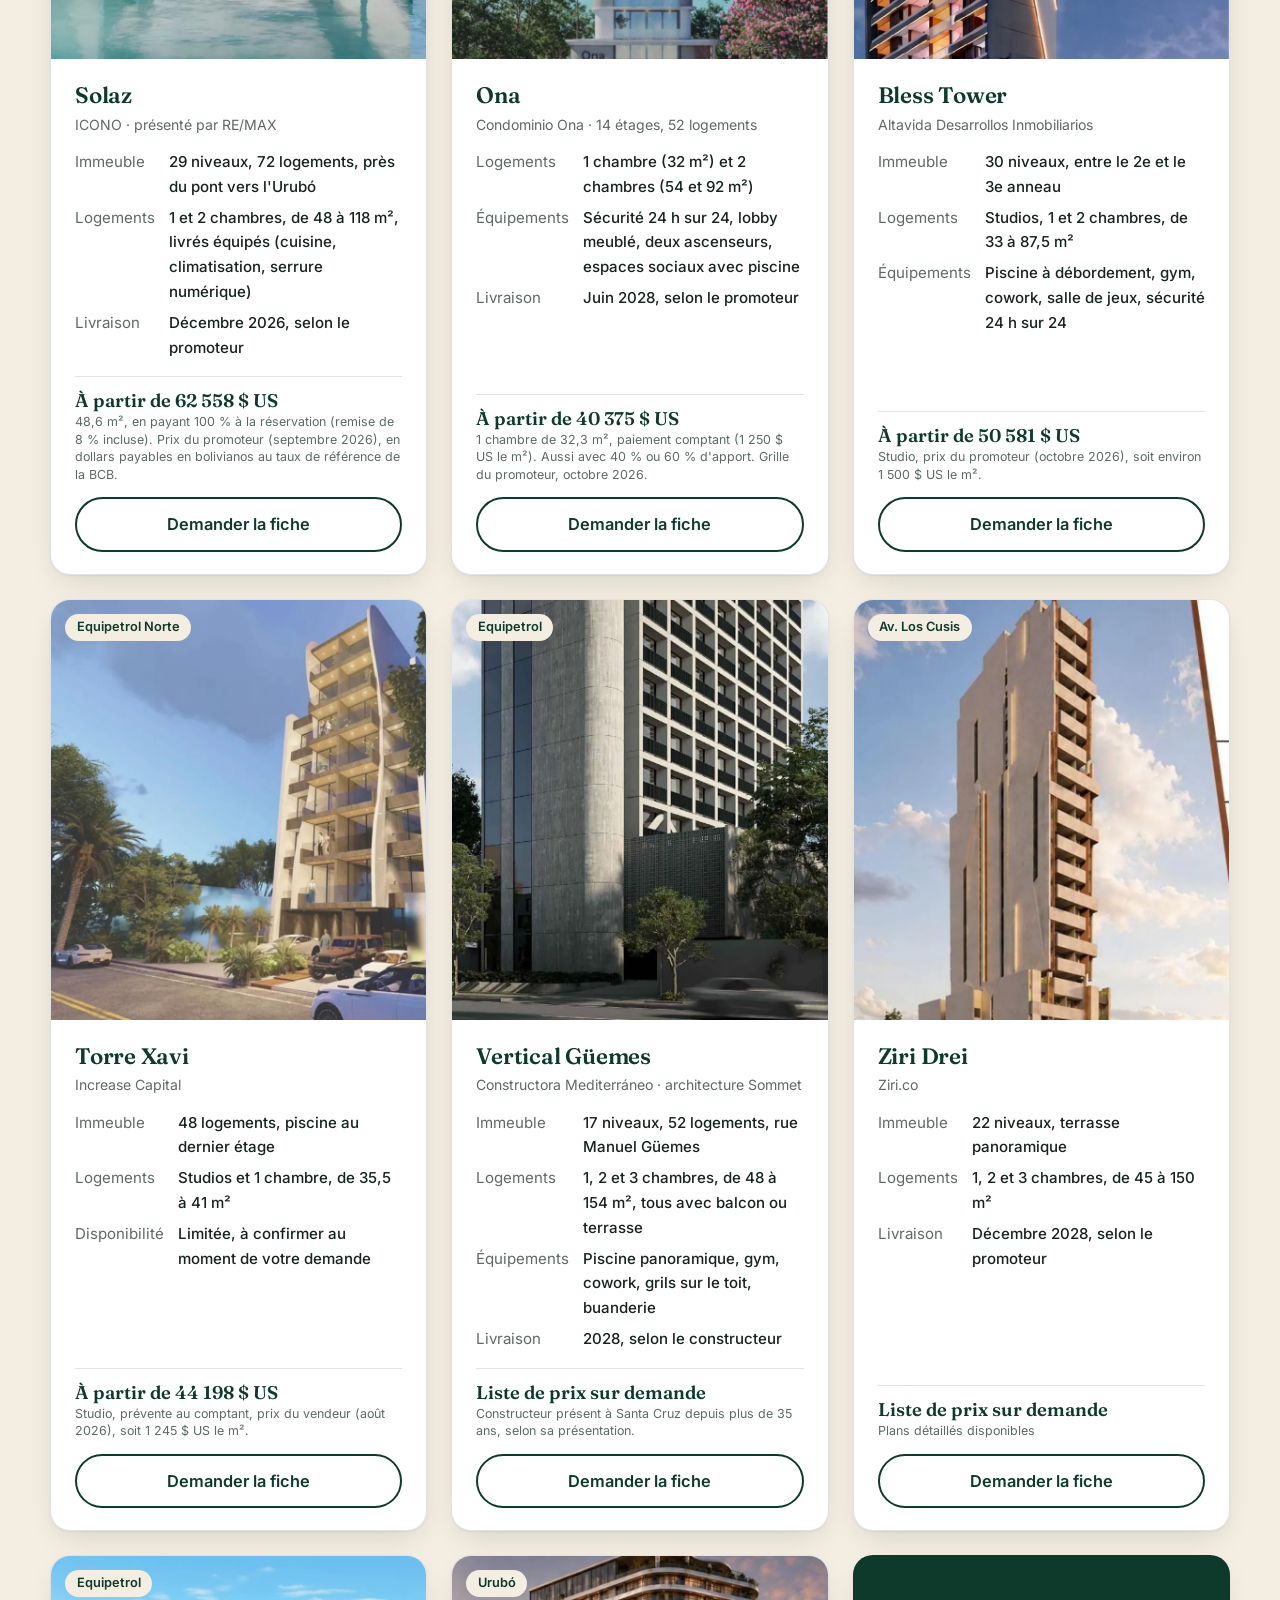
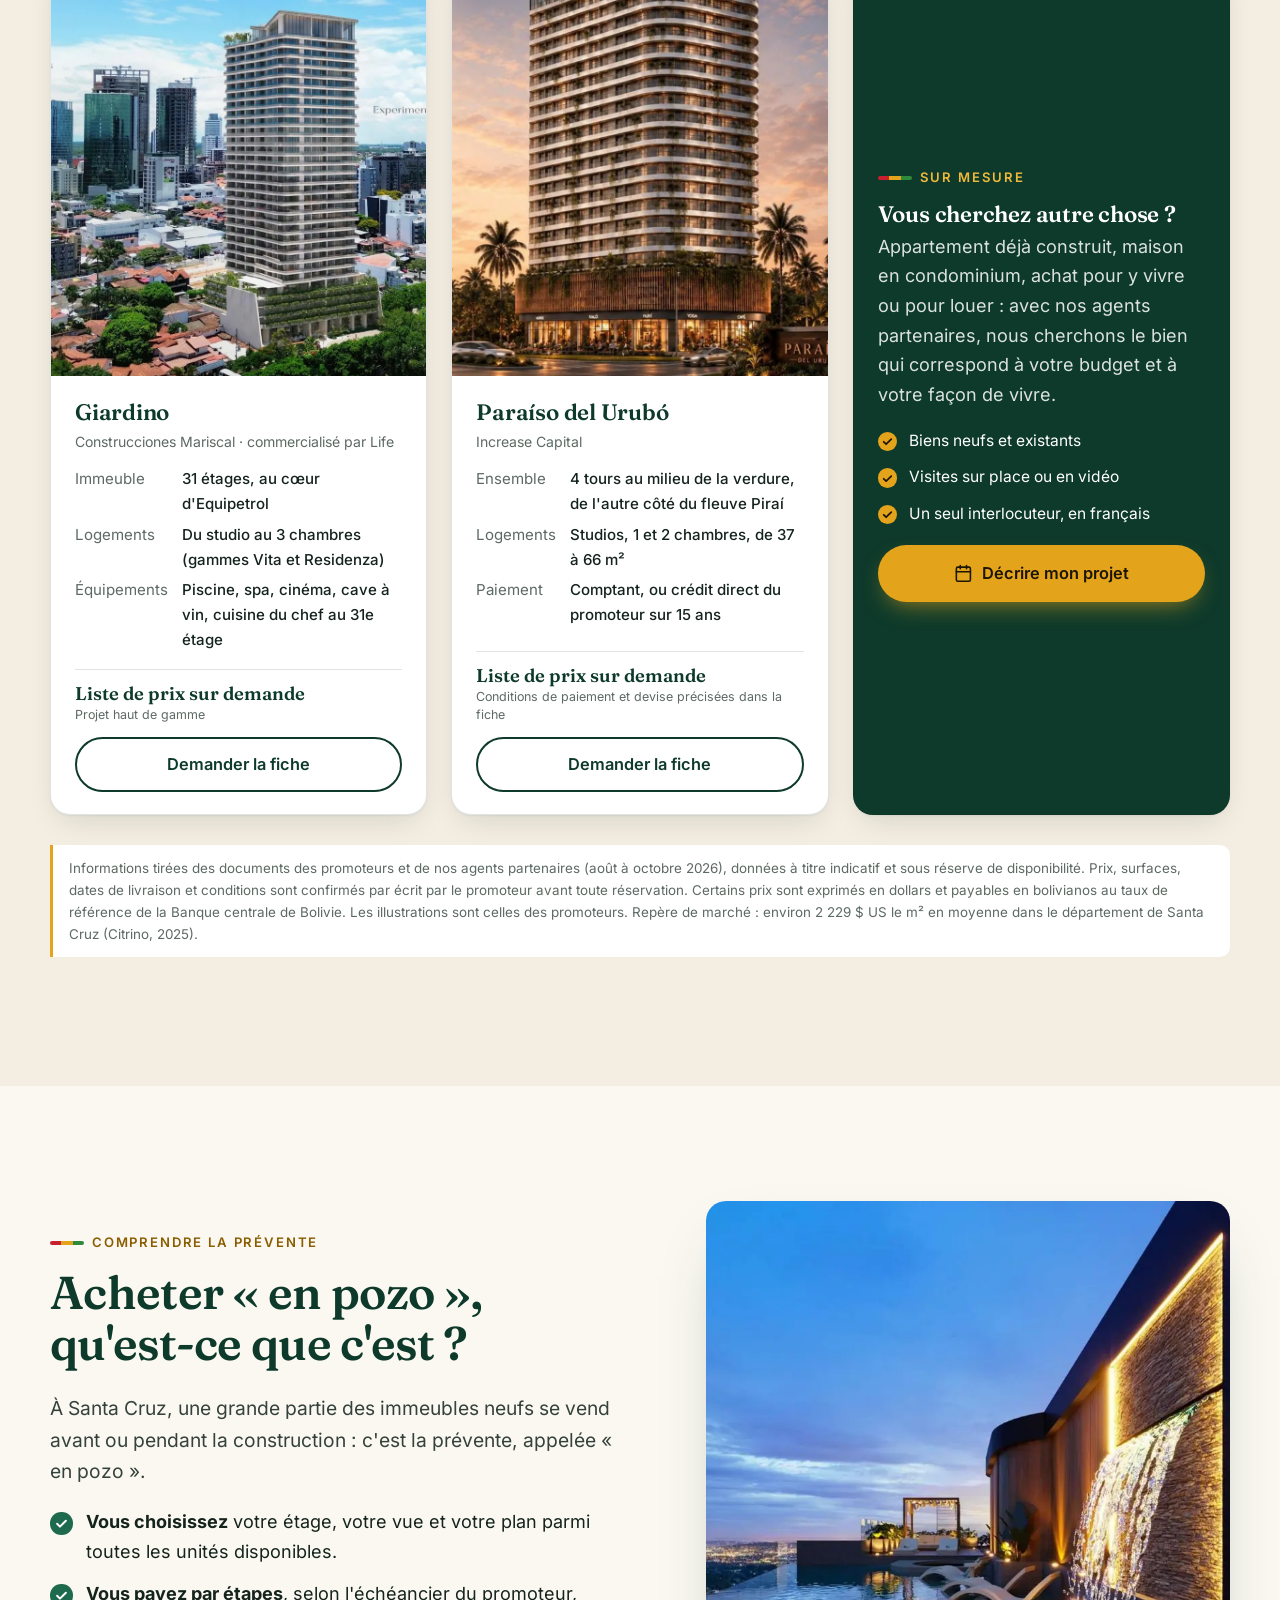
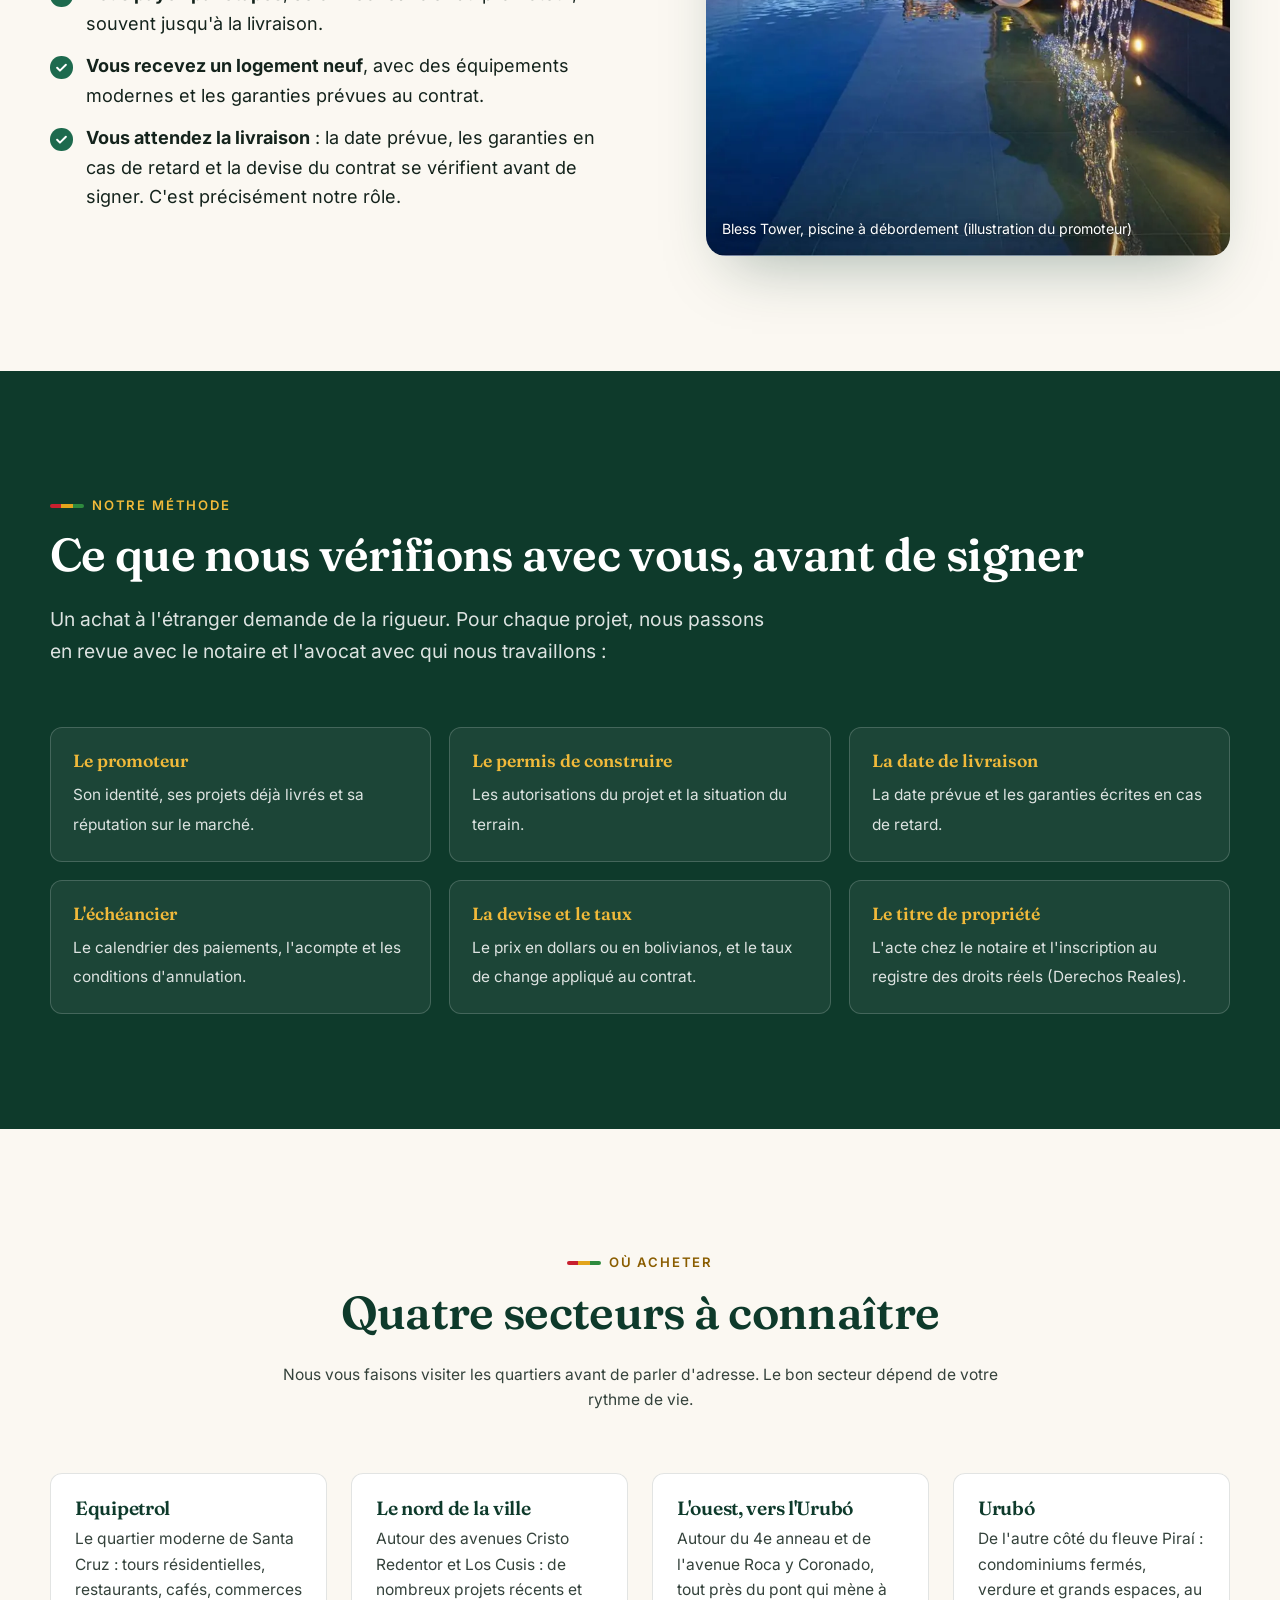
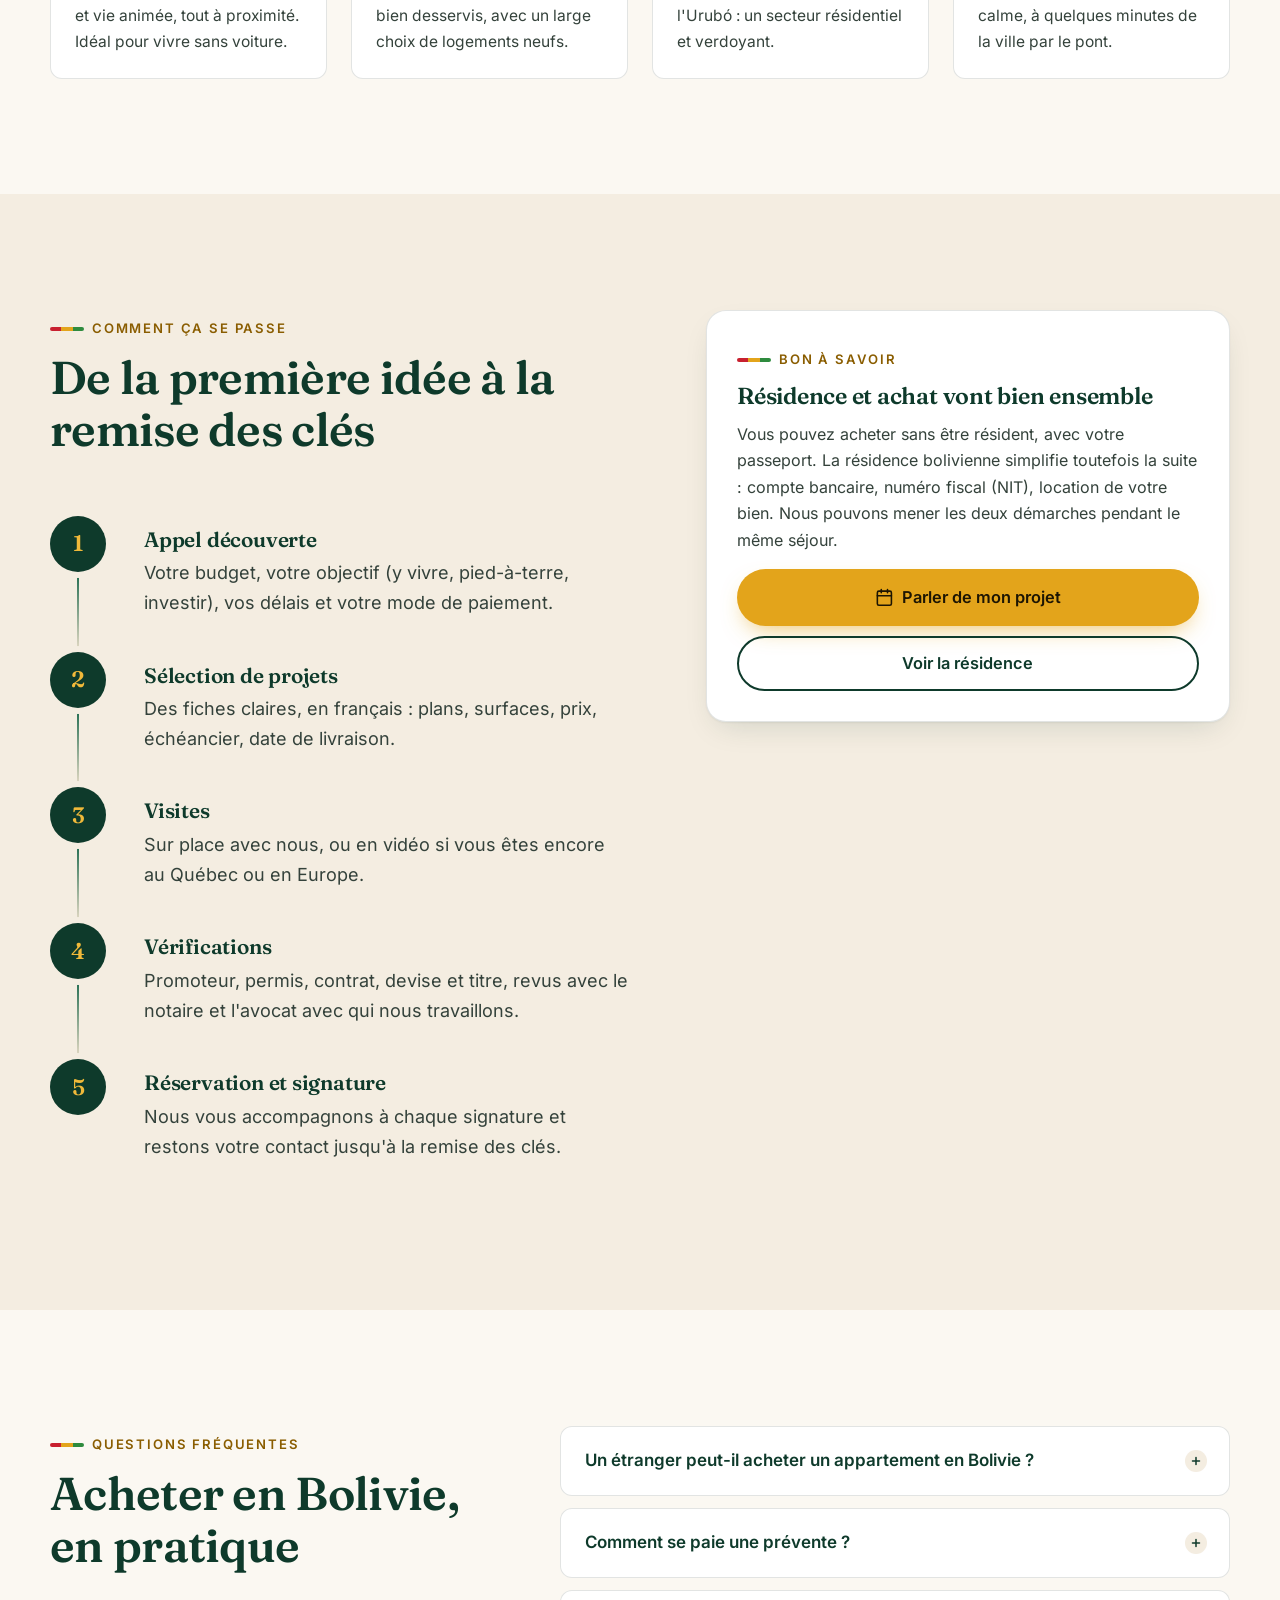
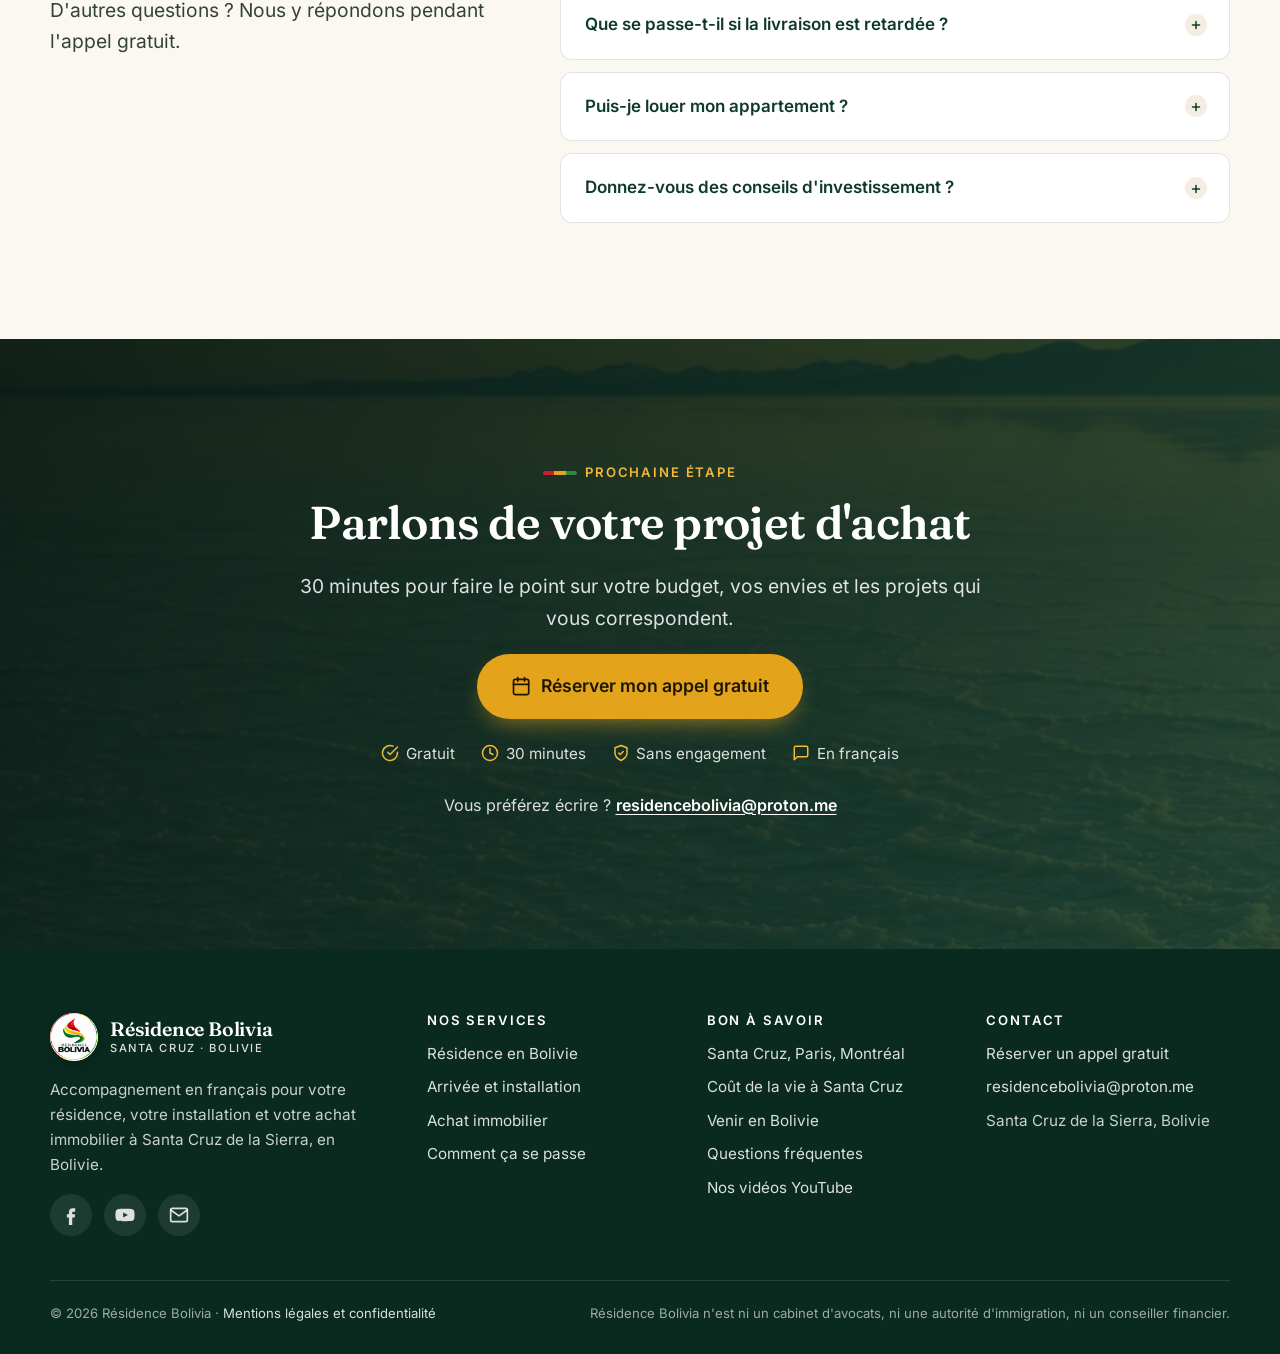
<file: immobilier.html>
<!doctype html>
<html lang="fr" class="no-js">
<head>
<meta charset="utf-8">
<meta name="viewport" content="width=device-width, initial-scale=1">
<title>Acheter un appartement à Santa Cruz, Bolivie | Résidence Bolivia</title>
<meta name="description" content="Huit projets en prévente à Santa Cruz, vérifiés avec notaire et avocat : prix, livraison, quartiers. Accompagnement en français jusqu'à la signature.">
<link rel="canonical" href="https://www.residence-bolivia.co/immobilier.html">
<link rel="alternate" hreflang="fr" href="https://www.residence-bolivia.co/immobilier.html">
<link rel="alternate" hreflang="en" href="https://www.residence-bolivia.co/en/real-estate.html">
<link rel="alternate" hreflang="x-default" href="https://www.residence-bolivia.co/immobilier.html">
<meta name="theme-color" content="#0e3a2b">
<meta property="og:type" content="website">
<meta property="og:locale" content="fr_CA">
<meta property="og:site_name" content="Résidence Bolivia">
<meta property="og:title" content="Devenir propriétaire à Santa Cruz, accompagné en français">
<meta property="og:description" content="Huit projets en prévente à Santa Cruz, vérifiés avec notaire et avocat. Appel gratuit de 30 minutes.">
<meta property="og:url" content="https://www.residence-bolivia.co/immobilier.html">
<meta property="og:image" content="https://www.residence-bolivia.co/og-image.jpg">
<meta name="twitter:card" content="summary_large_image">
<link rel="icon" type="image/png" href="favicon.png">
<link rel="apple-touch-icon" href="apple-touch-icon.png">
<link rel="preload" href="assets/fonts/fraunces.woff2" as="font" type="font/woff2" crossorigin>
<link rel="preload" href="assets/fonts/inter.woff2" as="font" type="font/woff2" crossorigin>
<link rel="stylesheet" href="assets/css/style.css">
<script type="application/ld+json">{"@context": "https://schema.org", "@type": "FAQPage", "mainEntity": [{"@type": "Question", "name": "Un étranger peut-il acheter un appartement en Bolivie ?", "acceptedAnswer": {"@type": "Answer", "text": "Oui. Un étranger peut acheter un appartement à Santa Cruz sans être résident : le passeport est la pièce d'identité utilisée chez le notaire. La Constitution bolivienne interdit seulement aux étrangers la zone de 50 km le long des frontières (article 262), qui ne concerne pas Santa Cruz de la Sierra. Selon le notaire, un numéro fiscal bolivien peut aussi être demandé : nous vérifions ce point avec vous avant la signature."}}, {"@type": "Question", "name": "Comment se paie une prévente ?", "acceptedAnswer": {"@type": "Answer", "text": "Selon le promoteur : au comptant, par échéancier pendant la construction, ou parfois avec un crédit direct du promoteur. Nous comparons les options avec vous, en tenant compte de la devise et du taux de change prévus au contrat."}}, {"@type": "Question", "name": "Que se passe-t-il si la livraison est retardée ?", "acceptedAnswer": {"@type": "Answer", "text": "Cela dépend du contrat. C'est pourquoi nous vérifions avant la signature la date de livraison prévue et les garanties écrites en cas de retard, avec notre avocat partenaire."}}, {"@type": "Question", "name": "Puis-je louer mon appartement ?", "acceptedAnswer": {"@type": "Answer", "text": "Oui. Pour louer légalement, il faut un numéro fiscal (NIT), qui s'obtient en pratique avec la carte d'étranger, donc la résidence. Nous vous accompagnons pour les deux, et vous mettons en relation avec des gestionnaires locaux."}}, {"@type": "Question", "name": "Donnez-vous des conseils d'investissement ?", "acceptedAnswer": {"@type": "Answer", "text": "Non. Nous vous présentons des faits vérifiables (prix, surfaces, conditions, données de marché sourcées) pour vous permettre de décider en connaissance de cause. Nous ne promettons aucun rendement et ne donnons pas de conseil financier ou fiscal."}}]}</script>
</head>
<body>
<a class="skip" href="#contenu">Aller au contenu</a>
<header class="site-header">
  <div class="wrap bar">
    <a class="brand" href="index.html" aria-label="Résidence Bolivia, accueil">
      <img src="assets/img/logo-160.png" width="48" height="48" alt="">
      <span>Résidence Bolivia<small>Santa Cruz · Bolivie</small></span>
    </a>
    <button class="menu-btn" aria-label="Ouvrir le menu" aria-expanded="false"><svg viewBox="0 0 24 24" fill="none" stroke="currentColor" stroke-width="2" stroke-linecap="round" stroke-linejoin="round" aria-hidden="true"><path d="M4 7h16M4 12h16M4 17h16"/></svg></button>
    <nav class="nav" aria-label="Navigation principale">
      <button class="close" aria-label="Fermer le menu"><svg viewBox="0 0 24 24" fill="none" stroke="currentColor" stroke-width="2" stroke-linecap="round" stroke-linejoin="round" aria-hidden="true"><path d="M18 6 6 18M6 6l12 12"/></svg></button>
      <a href="index.html#accompagnement">Accompagnement</a>
      <a href="index.html#residence">Résidence</a>
      <a href="index.html#pourquoi">Où vivre</a>
      <a href="immobilier.html" aria-current="page">Immobilier</a>
      <a href="index.html#venir">Venir</a>
      <a href="index.html#equipe">Qui sommes-nous</a>
      <a href="index.html#faq">FAQ</a>
      <a class="btn btn-gold" href="https://calendly.com/residence-bolivia/30min?utm_source=site&amp;utm_medium=web&amp;utm_campaign=menu" target="_blank" rel="noopener"><svg viewBox="0 0 24 24" fill="none" stroke="currentColor" stroke-width="2" stroke-linecap="round" stroke-linejoin="round" aria-hidden="true"><rect x="3" y="4" width="18" height="18" rx="2"/><path d="M16 2v4M8 2v4M3 10h18"/></svg>Appel gratuit</a>
    </nav>
    <nav class="lang-switch" aria-label="Langue / Language"><a href="immobilier.html" hreflang="fr" lang="fr" aria-current="true" title="Français">FR</a><a href="en/real-estate.html" hreflang="en" lang="en" title="English" aria-label="English version">EN</a></nav>
  </div>
</header>

<main id="contenu">

<section class="hero hero-page" aria-label="Immobilier à Santa Cruz">
  <div class="hero-img"><img src="assets/img/giardino-piscine.webp" width="1800" height="882" alt="Piscine d'un projet résidentiel à Equipetrol (illustration du promoteur)" fetchpriority="high"></div>
  <div class="wrap on-dark">
    <span class="eyebrow">Immobilier · Santa Cruz de la Sierra</span>
    <h1>Devenir propriétaire à Santa Cruz, <em>en toute confiance.</em></h1>
    <p class="lead">Pour y vivre, pour un pied-à-terre ou pour investir : nous vous présentons des projets en prévente et des biens existants avec nos agents partenaires, nous vérifions chaque point avec notaire et avocat, et nous vous accompagnons jusqu'à la signature.</p>
    <div class="btn-row">
      <a class="btn btn-gold btn-lg" href="https://calendly.com/residence-bolivia/30min?utm_source=site&amp;utm_medium=web&amp;utm_campaign=immobilier-hero" target="_blank" rel="noopener"><svg viewBox="0 0 24 24" fill="none" stroke="currentColor" stroke-width="2" stroke-linecap="round" stroke-linejoin="round" aria-hidden="true"><rect x="3" y="4" width="18" height="18" rx="2"/><path d="M16 2v4M8 2v4M3 10h18"/></svg>Parler de mon projet d'achat</a>
      <a class="btn btn-ghost btn-lg" href="#projets">Voir les projets</a>
    </div>
    <div class="trust">
      <span><svg viewBox="0 0 24 24" fill="none" stroke="currentColor" stroke-width="2" stroke-linecap="round" stroke-linejoin="round" aria-hidden="true"><rect x="2" y="5" width="20" height="14" rx="2"/><circle cx="8" cy="11.5" r="2.2"/><path d="M4.8 16.5c.6-1.4 1.8-2.1 3.2-2.1s2.6.7 3.2 2.1M14 10h5M14 14h3"/></svg>Achat possible avec votre passeport</span>
      <span><svg viewBox="0 0 24 24" fill="none" stroke="currentColor" stroke-width="2" stroke-linecap="round" stroke-linejoin="round" aria-hidden="true"><path d="M12 3v18M7 21h10M5 7h14M5 7l-3 7a3 3 0 0 0 6 0zM19 7l-3 7a3 3 0 0 0 6 0z"/></svg>Vérifications avec notaire et avocat</span>
      <span><svg viewBox="0 0 24 24" fill="none" stroke="currentColor" stroke-width="2" stroke-linecap="round" stroke-linejoin="round" aria-hidden="true"><path d="m22 8-6 4 6 4V8z"/><rect x="2" y="6" width="14" height="12" rx="2"/></svg>Visites sur place ou en vidéo</span>
      <span><svg viewBox="0 0 24 24" fill="none" stroke="currentColor" stroke-width="2" stroke-linecap="round" stroke-linejoin="round" aria-hidden="true"><path d="M21 15a2 2 0 0 1-2 2H7l-4 4V5a2 2 0 0 1 2-2h14a2 2 0 0 1 2 2z"/></svg>En français, du début à la fin</span>
    </div>
  </div>
</section>

<!-- ================= PROFILS ================= -->
<section>
  <div class="wrap">
    <div class="section-head center narrow reveal">
      <span class="eyebrow">Votre projet</span>
      <h2>Un achat qui vous ressemble</h2>
      <p class="lead">Chaque acheteur a ses raisons. Nous commençons toujours par les vôtres : votre budget, votre façon de vivre, votre horizon.</p>
    </div>
    <div class="grid g3">
      <article class="service reveal"><span class="ic"><svg viewBox="0 0 24 24" fill="none" stroke="currentColor" stroke-width="2" stroke-linecap="round" stroke-linejoin="round" aria-hidden="true"><path d="M3 10.5 12 3l9 7.5V20a1 1 0 0 1-1 1h-5v-6H9v6H4a1 1 0 0 1-1-1z"/></svg></span><h3>Pour y vivre</h3><p>Devenir propriétaire de votre appartement pour votre retraite ou votre nouvelle vie : un immeuble moderne, sécurisé, avec piscine, dans le quartier qui vous convient.</p></article>
      <article class="service reveal"><span class="ic"><svg viewBox="0 0 24 24" fill="none" stroke="currentColor" stroke-width="2" stroke-linecap="round" stroke-linejoin="round" aria-hidden="true"><path d="M17.8 19.2 16 11l3.5-3.5C21 6 21.5 4 21 3c-1-.5-3 0-4.5 1.5L13 8 4.8 6.2c-.5-.1-.9.1-1.1.5l-.3.5c-.2.5-.1 1 .3 1.3L9 12l-2 3H4l-1 1 3 2 2 3 1-1v-3l3-2 3.5 5.3c.3.4.8.5 1.3.3l.5-.2c.4-.3.6-.7.5-1.2z"/></svg></span><h3>Comme pied-à-terre</h3><p>Un point d'ancrage pour passer quelques mois par an au soleil, avec un immeuble qui veille sur votre bien pendant votre absence.</p></article>
      <article class="service reveal"><span class="ic"><svg viewBox="0 0 24 24" fill="none" stroke="currentColor" stroke-width="2" stroke-linecap="round" stroke-linejoin="round" aria-hidden="true"><path d="M20 12V8H6a2 2 0 0 1 0-4h12v4"/><path d="M4 6v12a2 2 0 0 0 2 2h14v-4"/><path d="M18 12a2 2 0 0 0 0 4h4v-4z"/></svg></span><h3>Pour investir</h3><p>Un bien réel dans la plus grande ville du pays, à louer à l'année ou en courte durée avec des gestionnaires locaux. Nous vous donnons des faits, jamais de promesses.</p></article>
    </div>
  </div>
</section>

<!-- ================= PROJETS ================= -->
<section id="projets" class="bg-sand">
  <div class="wrap">
    <div class="section-head reveal" style="display:flex;flex-wrap:wrap;justify-content:space-between;align-items:end;gap:20px">
      <div class="narrow" style="margin:0">
        <span class="eyebrow">Sélection du moment</span>
        <h2>Huit projets à Santa Cruz, sélectionnés pour vous</h2>
        <p class="lead" style="margin:0">Des projets en prévente présentés par leurs promoteurs et par nos agents partenaires. Fiches complètes, plans et listes de prix à jour sur demande.</p>
      </div>
      <a class="btn btn-forest" href="https://calendly.com/residence-bolivia/30min?utm_source=site&amp;utm_medium=web&amp;utm_campaign=projets" target="_blank" rel="noopener"><svg viewBox="0 0 24 24" fill="none" stroke="currentColor" stroke-width="2" stroke-linecap="round" stroke-linejoin="round" aria-hidden="true"><rect x="3" y="4" width="18" height="18" rx="2"/><path d="M16 2v4M8 2v4M3 10h18"/></svg>Recevoir les fiches complètes</a>
    </div>

    <div class="filters reveal" role="group" aria-label="Filtrer les projets">
      <button class="chip active" data-filter="tous">Tous les projets</button>
      <button class="chip" data-filter="zone:equipetrol">Equipetrol</button>
      <button class="chip" data-filter="zone:nord">Nord de la ville</button>
      <button class="chip" data-filter="zone:ouest">Ouest et Urubó</button>
      <button class="chip" data-filter="tag:prix">Prix publiés</button>
      <button class="chip" data-filter="tag:livraison">Date de livraison annoncée</button>
    </div>

    <div class="overview reveal">
      <div class="overview-head"><h3>Les projets en un coup d'œil</h3><span class="note">Prix de départ en paiement comptant, selon les promoteurs</span></div>
      <div class="table-scroll">
        <table class="overview-table">
          <thead><tr><th scope="col">Projet</th><th scope="col">Secteur</th><th scope="col">Livraison prévue</th><th scope="col">Logements</th><th scope="col" class="num">À partir de</th><th scope="col" class="num">Prix au m²</th></tr></thead>
          <tbody><tr data-zone="ouest" data-tags="prix livraison"><th scope="row">Solaz</th><td>Ouest, 4e anneau</td><td>Décembre 2026</td><td>1 et 2 ch., 48 à 118 m²</td><td class="num">62 558 $ US</td><td class="num">≈ 1 200 à 1 380 $ US</td></tr><tr data-zone="nord" data-tags="prix"><th scope="row">Ona</th><td>Nord, av. Los Cusis</td><td>Juin 2028</td><td>1 et 2 ch., 32 à 92 m²</td><td class="num">40 375 $ US</td><td class="num">1 250 à 1 355 $ US</td></tr><tr data-zone="nord" data-tags="prix"><th scope="row">Bless Tower</th><td>Nord, av. Cristo Redentor</td><td>À confirmer</td><td>Studios à 2 ch., 33 à 87,5 m²</td><td class="num">50 581 $ US</td><td class="num">≈ 1 500 $ US</td></tr><tr data-zone="equipetrol" data-tags="prix"><th scope="row">Torre Xavi</th><td>Equipetrol Norte</td><td>À confirmer</td><td>Studios et 1 ch., 35,5 à 41 m²</td><td class="num">44 198 $ US</td><td class="num">1 245 $ US</td></tr><tr data-zone="equipetrol" data-tags="livraison"><th scope="row">Vertical Güemes</th><td>Equipetrol</td><td>2028</td><td>1 à 3 ch., 48 à 154 m²</td><td class="num soft">Sur demande</td><td class="num soft">Sur demande</td></tr><tr data-zone="nord" data-tags="livraison"><th scope="row">Ziri Drei</th><td>Nord, av. Los Cusis</td><td>Décembre 2028</td><td>1 à 3 ch., 45 à 150 m²</td><td class="num soft">Sur demande</td><td class="num soft">Sur demande</td></tr><tr data-zone="equipetrol" data-tags=""><th scope="row">Giardino</th><td>Equipetrol</td><td>À confirmer</td><td>Studio à 3 ch.</td><td class="num soft">Sur demande</td><td class="num soft">Sur demande</td></tr><tr data-zone="ouest" data-tags=""><th scope="row">Paraíso del Urubó</th><td>Urubó</td><td>À confirmer</td><td>Studios à 2 ch., 37 à 66 m²</td><td class="num soft">Sur demande</td><td class="num soft">Sur demande</td></tr></tbody>
        </table>
      </div>
    </div>

    <div class="grid g3 project-grid">
      <article class="project reveal" data-zone="ouest" data-tags="prix livraison">
        <div class="img"><img src="assets/img/projet-solaz.webp" width="800" height="1000" loading="lazy" alt="Piscine sur le toit de la tour Solaz (illustration du promoteur)"><span class="pill zone">4e anneau · Ouest</span><span class="pill pill-gold badge-del">Livraison 2026</span></div>
        <div class="body">
          <h3>Solaz</h3>
          <div class="dev">ICONO · présenté par RE/MAX</div>
          <dl><dt>Immeuble</dt><dd>29 niveaux, 72 logements, près du pont vers l'Urubó</dd><dt>Logements</dt><dd>1 et 2 chambres, de 48 à 118 m², livrés équipés (cuisine, climatisation, serrure numérique)</dd><dt>Livraison</dt><dd>Décembre 2026, selon le promoteur</dd></dl>
          <div class="price">À partir de 62 558 $ US<small>48,6 m², en payant 100 % à la réservation (remise de 8 % incluse). Prix du promoteur (septembre 2026), en dollars payables en bolivianos au taux de référence de la BCB.</small></div>
          <a class="btn btn-line" href="https://calendly.com/residence-bolivia/30min?utm_source=site&amp;utm_medium=web&amp;utm_campaign=solaz" target="_blank" rel="noopener">Demander la fiche</a>
        </div>
      </article>
      <article class="project reveal" data-zone="nord" data-tags="prix">
        <div class="img"><img src="assets/img/projet-ona.webp" width="800" height="1000" loading="lazy" alt="Condominio Ona, tour de 14 étages (illustration du promoteur)"><span class="pill zone">Av. Los Cusis</span></div>
        <div class="body">
          <h3>Ona</h3>
          <div class="dev">Condominio Ona · 14 étages, 52 logements</div>
          <dl><dt>Logements</dt><dd>1 chambre (32 m²) et 2 chambres (54 et 92 m²)</dd><dt>Équipements</dt><dd>Sécurité 24 h sur 24, lobby meublé, deux ascenseurs, espaces sociaux avec piscine</dd><dt>Livraison</dt><dd>Juin 2028, selon le promoteur</dd></dl>
          <div class="price">À partir de 40 375 $ US<small>1 chambre de 32,3 m², paiement comptant (1 250 $ US le m²). Aussi avec 40 % ou 60 % d'apport. Grille du promoteur, octobre 2026.</small></div>
          <a class="btn btn-line" href="https://calendly.com/residence-bolivia/30min?utm_source=site&amp;utm_medium=web&amp;utm_campaign=ona" target="_blank" rel="noopener">Demander la fiche</a>
        </div>
      </article>
      <article class="project reveal" data-zone="nord" data-tags="prix">
        <div class="img"><img src="assets/img/projet-bless-tower.webp" width="800" height="1000" loading="lazy" alt="Bless Tower, tour résidentielle de 30 niveaux (illustration du promoteur)"><span class="pill zone">Av. Cristo Redentor</span></div>
        <div class="body">
          <h3>Bless Tower</h3>
          <div class="dev">Altavida Desarrollos Inmobiliarios</div>
          <dl><dt>Immeuble</dt><dd>30 niveaux, entre le 2e et le 3e anneau</dd><dt>Logements</dt><dd>Studios, 1 et 2 chambres, de 33 à 87,5 m²</dd><dt>Équipements</dt><dd>Piscine à débordement, gym, cowork, salle de jeux, sécurité 24 h sur 24</dd></dl>
          <div class="price">À partir de 50 581 $ US<small>Studio, prix du promoteur (octobre 2026), soit environ 1 500 $ US le m².</small></div>
          <a class="btn btn-line" href="https://calendly.com/residence-bolivia/30min?utm_source=site&amp;utm_medium=web&amp;utm_campaign=bless-tower" target="_blank" rel="noopener">Demander la fiche</a>
        </div>
      </article>
      <article class="project reveal" data-zone="equipetrol" data-tags="prix">
        <div class="img"><img src="assets/img/projet-torre-xavi.webp" width="800" height="1000" loading="lazy" alt="Torre Xavi, immeuble de 48 logements à Equipetrol Norte (illustration du promoteur)"><span class="pill zone">Equipetrol Norte</span></div>
        <div class="body">
          <h3>Torre Xavi</h3>
          <div class="dev">Increase Capital</div>
          <dl><dt>Immeuble</dt><dd>48 logements, piscine au dernier étage</dd><dt>Logements</dt><dd>Studios et 1 chambre, de 35,5 à 41 m²</dd><dt>Disponibilité</dt><dd>Limitée, à confirmer au moment de votre demande</dd></dl>
          <div class="price">À partir de 44 198 $ US<small>Studio, prévente au comptant, prix du vendeur (août 2026), soit 1 245 $ US le m².</small></div>
          <a class="btn btn-line" href="https://calendly.com/residence-bolivia/30min?utm_source=site&amp;utm_medium=web&amp;utm_campaign=torre-xavi" target="_blank" rel="noopener">Demander la fiche</a>
        </div>
      </article>
      <article class="project reveal" data-zone="equipetrol" data-tags="livraison">
        <div class="img"><img src="assets/img/projet-vertical-guemes.webp" width="800" height="1000" loading="lazy" alt="Vertical Güemes, immeuble en béton apparent à Equipetrol (illustration du constructeur)"><span class="pill zone">Equipetrol</span></div>
        <div class="body">
          <h3>Vertical Güemes</h3>
          <div class="dev">Constructora Mediterráneo · architecture Sommet</div>
          <dl><dt>Immeuble</dt><dd>17 niveaux, 52 logements, rue Manuel Güemes</dd><dt>Logements</dt><dd>1, 2 et 3 chambres, de 48 à 154 m², tous avec balcon ou terrasse</dd><dt>Équipements</dt><dd>Piscine panoramique, gym, cowork, grils sur le toit, buanderie</dd><dt>Livraison</dt><dd>2028, selon le constructeur</dd></dl>
          <div class="price">Liste de prix sur demande<small>Constructeur présent à Santa Cruz depuis plus de 35 ans, selon sa présentation.</small></div>
          <a class="btn btn-line" href="https://calendly.com/residence-bolivia/30min?utm_source=site&amp;utm_medium=web&amp;utm_campaign=vertical-guemes" target="_blank" rel="noopener">Demander la fiche</a>
        </div>
      </article>
      <article class="project reveal" data-zone="nord" data-tags="livraison">
        <div class="img"><img src="assets/img/projet-ziri-drei.webp" width="800" height="1000" loading="lazy" alt="Ziri Drei, immeuble de 22 niveaux (illustration du promoteur)"><span class="pill zone">Av. Los Cusis</span></div>
        <div class="body">
          <h3>Ziri Drei</h3>
          <div class="dev">Ziri.co</div>
          <dl><dt>Immeuble</dt><dd>22 niveaux, terrasse panoramique</dd><dt>Logements</dt><dd>1, 2 et 3 chambres, de 45 à 150 m²</dd><dt>Livraison</dt><dd>Décembre 2028, selon le promoteur</dd></dl>
          <div class="price">Liste de prix sur demande<small>Plans détaillés disponibles</small></div>
          <a class="btn btn-line" href="https://calendly.com/residence-bolivia/30min?utm_source=site&amp;utm_medium=web&amp;utm_campaign=ziri-drei" target="_blank" rel="noopener">Demander la fiche</a>
        </div>
      </article>
      <article class="project reveal" data-zone="equipetrol" data-tags="">
        <div class="img"><img src="assets/img/projet-giardino.webp" width="800" height="1000" loading="lazy" alt="Giardino, tour de 31 étages à Equipetrol (illustration du promoteur)"><span class="pill zone">Equipetrol</span></div>
        <div class="body">
          <h3>Giardino</h3>
          <div class="dev">Construcciones Mariscal · commercialisé par Life</div>
          <dl><dt>Immeuble</dt><dd>31 étages, au cœur d'Equipetrol</dd><dt>Logements</dt><dd>Du studio au 3 chambres (gammes Vita et Residenza)</dd><dt>Équipements</dt><dd>Piscine, spa, cinéma, cave à vin, cuisine du chef au 31e étage</dd></dl>
          <div class="price">Liste de prix sur demande<small>Projet haut de gamme</small></div>
          <a class="btn btn-line" href="https://calendly.com/residence-bolivia/30min?utm_source=site&amp;utm_medium=web&amp;utm_campaign=giardino" target="_blank" rel="noopener">Demander la fiche</a>
        </div>
      </article>
      <article class="project reveal" data-zone="ouest" data-tags="">
        <div class="img"><img src="assets/img/projet-paraiso-urubo.webp" width="800" height="1000" loading="lazy" alt="Paraíso del Urubó, ensemble résidentiel (illustration du promoteur)"><span class="pill zone">Urubó</span></div>
        <div class="body">
          <h3>Paraíso del Urubó</h3>
          <div class="dev">Increase Capital</div>
          <dl><dt>Ensemble</dt><dd>4 tours au milieu de la verdure, de l'autre côté du fleuve Piraí</dd><dt>Logements</dt><dd>Studios, 1 et 2 chambres, de 37 à 66 m²</dd><dt>Paiement</dt><dd>Comptant, ou crédit direct du promoteur sur 15 ans</dd></dl>
          <div class="price">Liste de prix sur demande<small>Conditions de paiement et devise précisées dans la fiche</small></div>
          <a class="btn btn-line" href="https://calendly.com/residence-bolivia/30min?utm_source=site&amp;utm_medium=web&amp;utm_campaign=paraiso-urubo" target="_blank" rel="noopener">Demander la fiche</a>
        </div>
      </article>
      <article class="project reveal" data-zone="all" data-tags="all" style="background:var(--forest);color:#fff;justify-content:center">
        <div class="body on-dark" style="justify-content:center">
          <span class="eyebrow">Sur mesure</span>
          <h3 style="color:#fff">Vous cherchez autre chose ?</h3>
          <p style="color:rgba(255,255,255,.85)">Appartement déjà construit, maison en condominium, achat pour y vivre ou pour louer : avec nos agents partenaires, nous cherchons le bien qui correspond à votre budget et à votre façon de vivre.</p>
          <ul class="check-list" style="font-size:.97rem">
            <li>Biens neufs et existants</li>
            <li>Visites sur place ou en vidéo</li>
            <li>Un seul interlocuteur, en français</li>
          </ul>
          <a class="btn btn-gold" href="https://calendly.com/residence-bolivia/30min?utm_source=site&amp;utm_medium=web&amp;utm_campaign=recherche-sur-mesure" target="_blank" rel="noopener"><svg viewBox="0 0 24 24" fill="none" stroke="currentColor" stroke-width="2" stroke-linecap="round" stroke-linejoin="round" aria-hidden="true"><rect x="3" y="4" width="18" height="18" rx="2"/><path d="M16 2v4M8 2v4M3 10h18"/></svg>Décrire mon projet</a>
        </div>
      </article>
    </div>
    <p class="disclaimer">Informations tirées des documents des promoteurs et de nos agents partenaires (août à octobre 2026), données à titre indicatif et sous réserve de disponibilité. Prix, surfaces, dates de livraison et conditions sont confirmés par écrit par le promoteur avant toute réservation. Certains prix sont exprimés en dollars et payables en bolivianos au taux de référence de la Banque centrale de Bolivie. Les illustrations sont celles des promoteurs. Repère de marché : environ 2 229 $ US le m² en moyenne dans le département de Santa Cruz (Citrino, 2025).</p>
  </div>
</section>

<!-- ================= PRÉVENTE ================= -->
<section>
  <div class="wrap split">
    <div class="reveal">
      <span class="eyebrow">Comprendre la prévente</span>
      <h2>Acheter « en pozo », qu'est-ce que c'est ?</h2>
      <p class="lead">À Santa Cruz, une grande partie des immeubles neufs se vend avant ou pendant la construction : c'est la prévente, appelée « en pozo ».</p>
      <ul class="check-list">
        <li><b>Vous choisissez</b> votre étage, votre vue et votre plan parmi toutes les unités disponibles.</li>
        <li><b>Vous payez par étapes</b>, selon l'échéancier du promoteur, souvent jusqu'à la livraison.</li>
        <li><b>Vous recevez un logement neuf</b>, avec des équipements modernes et les garanties prévues au contrat.</li>
        <li><b>Vous attendez la livraison</b> : la date prévue, les garanties en cas de retard et la devise du contrat se vérifient avant de signer. C'est précisément notre rôle.</li>
      </ul>
    </div>
    <figure class="photo reveal" style="aspect-ratio:4/5"><img src="assets/img/bless-piscine.webp" width="800" height="970" loading="lazy" alt="Piscine à débordement de la Bless Tower (illustration du promoteur)"><figcaption>Bless Tower, piscine à débordement (illustration du promoteur)</figcaption></figure>
  </div>
</section>

<!-- ================= VÉRIFICATIONS ================= -->
<section class="bg-forest on-dark">
  <div class="wrap">
    <div class="section-head reveal">
      <span class="eyebrow">Notre méthode</span>
      <h2>Ce que nous vérifions avec vous, avant de signer</h2>
      <p class="lead">Un achat à l'étranger demande de la rigueur. Pour chaque projet, nous passons en revue avec le notaire et l'avocat avec qui nous travaillons :</p>
    </div>
    <div class="checks">
      <div class="reveal"><b>Le promoteur</b><span>Son identité, ses projets déjà livrés et sa réputation sur le marché.</span></div>
      <div class="reveal"><b>Le permis de construire</b><span>Les autorisations du projet et la situation du terrain.</span></div>
      <div class="reveal"><b>La date de livraison</b><span>La date prévue et les garanties écrites en cas de retard.</span></div>
      <div class="reveal"><b>L'échéancier</b><span>Le calendrier des paiements, l'acompte et les conditions d'annulation.</span></div>
      <div class="reveal"><b>La devise et le taux</b><span>Le prix en dollars ou en bolivianos, et le taux de change appliqué au contrat.</span></div>
      <div class="reveal"><b>Le titre de propriété</b><span>L'acte chez le notaire et l'inscription au registre des droits réels (Derechos Reales).</span></div>
    </div>
  </div>
</section>

<!-- ================= QUARTIERS ================= -->
<section class="zones">
  <div class="wrap">
    <div class="section-head center narrow reveal">
      <span class="eyebrow">Où acheter</span>
      <h2>Quatre secteurs à connaître</h2>
      <p class="lead">Nous vous faisons visiter les quartiers avant de parler d'adresse. Le bon secteur dépend de votre rythme de vie.</p>
    </div>
    <div class="grid g4">
      <div class="zone-card reveal"><h4>Equipetrol</h4><p>Le quartier moderne de Santa Cruz : tours résidentielles, restaurants, cafés, commerces et vie animée, tout à proximité. Idéal pour vivre sans voiture.</p></div>
      <div class="zone-card reveal"><h4>Le nord de la ville</h4><p>Autour des avenues Cristo Redentor et Los Cusis : de nombreux projets récents et bien desservis, avec un large choix de logements neufs.</p></div>
      <div class="zone-card reveal"><h4>L'ouest, vers l'Urubó</h4><p>Autour du 4e anneau et de l'avenue Roca y Coronado, tout près du pont qui mène à l'Urubó : un secteur résidentiel et verdoyant.</p></div>
      <div class="zone-card reveal"><h4>Urubó</h4><p>De l'autre côté du fleuve Piraí : condominiums fermés, verdure et grands espaces, au calme, à quelques minutes de la ville par le pont.</p></div>
    </div>
  </div>
</section>

<!-- ================= ÉTAPES ================= -->
<section class="bg-sand">
  <div class="wrap split" style="align-items:start">
    <div>
      <div class="section-head reveal">
        <span class="eyebrow">Comment ça se passe</span>
        <h2>De la première idée à la remise des clés</h2>
      </div>
      <ol class="steps">
        <li class="reveal"><div><h3>Appel découverte</h3><p>Votre budget, votre objectif (y vivre, pied-à-terre, investir), vos délais et votre mode de paiement.</p></div></li>
        <li class="reveal"><div><h3>Sélection de projets</h3><p>Des fiches claires, en français : plans, surfaces, prix, échéancier, date de livraison.</p></div></li>
        <li class="reveal"><div><h3>Visites</h3><p>Sur place avec nous, ou en vidéo si vous êtes encore au Québec ou en Europe.</p></div></li>
        <li class="reveal"><div><h3>Vérifications</h3><p>Promoteur, permis, contrat, devise et titre, revus avec le notaire et l'avocat avec qui nous travaillons.</p></div></li>
        <li class="reveal"><div><h3>Réservation et signature</h3><p>Nous vous accompagnons à chaque signature et restons votre contact jusqu'à la remise des clés.</p></div></li>
      </ol>
    </div>
    <aside class="highlight-box reveal">
      <span class="eyebrow">Bon à savoir</span>
      <h3>Résidence et achat vont bien ensemble</h3>
      <p style="font-size:1rem;color:var(--ink-2)">Vous pouvez acheter sans être résident, avec votre passeport. La résidence bolivienne simplifie toutefois la suite : compte bancaire, numéro fiscal (NIT), location de votre bien. Nous pouvons mener les deux démarches pendant le même séjour.</p>
      <a class="btn btn-gold" style="width:100%" href="https://calendly.com/residence-bolivia/30min?utm_source=site&amp;utm_medium=web&amp;utm_campaign=immobilier-etapes" target="_blank" rel="noopener"><svg viewBox="0 0 24 24" fill="none" stroke="currentColor" stroke-width="2" stroke-linecap="round" stroke-linejoin="round" aria-hidden="true"><rect x="3" y="4" width="18" height="18" rx="2"/><path d="M16 2v4M8 2v4M3 10h18"/></svg>Parler de mon projet</a>
      <a class="btn btn-line" style="width:100%;margin-top:10px" href="index.html#residence">Voir la résidence</a>
    </aside>
  </div>
</section>

<!-- ================= FAQ ================= -->
<section id="faq">
  <div class="wrap faq-cols">
    <div class="reveal">
      <span class="eyebrow">Questions fréquentes</span>
      <h2>Acheter en Bolivie, en pratique</h2>
      <p class="lead">D'autres questions ? Nous y répondons pendant l'appel gratuit.</p>
    </div>
    <div class="faq">
      <details><summary>Un étranger peut-il acheter un appartement en Bolivie ?</summary><div class="a"><p>Oui. Un étranger peut acheter un appartement à Santa Cruz sans être résident : le passeport est la pièce d'identité utilisée chez le notaire. La Constitution bolivienne interdit seulement aux étrangers la zone de 50 km le long des frontières (article 262), qui ne concerne pas Santa Cruz de la Sierra. Selon le notaire, un numéro fiscal bolivien peut aussi être demandé : nous vérifions ce point avec vous avant la signature.</p></div></details>
      <details><summary>Comment se paie une prévente ?</summary><div class="a"><p>Selon le promoteur : au comptant, par échéancier pendant la construction, ou parfois avec un crédit direct du promoteur. Nous comparons les options avec vous, en tenant compte de la devise et du taux de change prévus au contrat.</p></div></details>
      <details><summary>Que se passe-t-il si la livraison est retardée ?</summary><div class="a"><p>Cela dépend du contrat. C'est pourquoi nous vérifions avant la signature la date de livraison prévue et les garanties écrites en cas de retard, avec notre avocat partenaire.</p></div></details>
      <details><summary>Puis-je louer mon appartement ?</summary><div class="a"><p>Oui. Pour louer légalement, il faut un numéro fiscal (NIT), qui s'obtient en pratique avec la carte d'étranger, donc la résidence. Nous vous accompagnons pour les deux, et vous mettons en relation avec des gestionnaires locaux.</p></div></details>
      <details><summary>Donnez-vous des conseils d'investissement ?</summary><div class="a"><p>Non. Nous vous présentons des faits vérifiables (prix, surfaces, conditions, données de marché sourcées) pour vous permettre de décider en connaissance de cause. Nous ne promettons aucun rendement et ne donnons pas de conseil financier ou fiscal.</p></div></details>
    </div>
  </div>
</section>

<section class="cta-final on-dark">
  <div class="wrap reveal">
    <span class="eyebrow">Prochaine étape</span>
    <h2>Parlons de votre projet d'achat</h2>
    <p class="lead">30 minutes pour faire le point sur votre budget, vos envies et les projets qui vous correspondent.</p>
    <a class="btn btn-gold btn-lg" href="https://calendly.com/residence-bolivia/30min?utm_source=site&amp;utm_medium=web&amp;utm_campaign=immobilier-contact" target="_blank" rel="noopener"><svg viewBox="0 0 24 24" fill="none" stroke="currentColor" stroke-width="2" stroke-linecap="round" stroke-linejoin="round" aria-hidden="true"><rect x="3" y="4" width="18" height="18" rx="2"/><path d="M16 2v4M8 2v4M3 10h18"/></svg>Réserver mon appel gratuit</a>
    <div class="reassure"><span><svg viewBox="0 0 24 24" fill="none" stroke="currentColor" stroke-width="2" stroke-linecap="round" stroke-linejoin="round" aria-hidden="true"><path d="M22 11.1V12a10 10 0 1 1-5.9-9.1"/><path d="M22 4 12 14l-3-3"/></svg>Gratuit</span><span><svg viewBox="0 0 24 24" fill="none" stroke="currentColor" stroke-width="2" stroke-linecap="round" stroke-linejoin="round" aria-hidden="true"><circle cx="12" cy="12" r="10"/><path d="M12 6v6l4 2"/></svg>30 minutes</span><span><svg viewBox="0 0 24 24" fill="none" stroke="currentColor" stroke-width="2" stroke-linecap="round" stroke-linejoin="round" aria-hidden="true"><path d="M12 22s8-4 8-10V5l-8-3-8 3v7c0 6 8 10 8 10z"/><path d="m9 12 2 2 4-4"/></svg>Sans engagement</span><span><svg viewBox="0 0 24 24" fill="none" stroke="currentColor" stroke-width="2" stroke-linecap="round" stroke-linejoin="round" aria-hidden="true"><path d="M21 15a2 2 0 0 1-2 2H7l-4 4V5a2 2 0 0 1 2-2h14a2 2 0 0 1 2 2z"/></svg>En français</span></div>
    <p class="contact-alt">Vous préférez écrire ? <a href="mailto:residencebolivia@proton.me">residencebolivia@proton.me</a></p>
  </div>
</section>

</main>
<footer class="site-footer">
  <div class="wrap">
    <div class="cols">
      <div>
        <a class="brand" href="./"><img src="assets/img/logo-160.png" width="48" height="48" alt=""><span>Résidence Bolivia<small>Santa Cruz · Bolivie</small></span></a>
        <p>Accompagnement en français pour votre résidence, votre installation et votre achat immobilier à Santa Cruz de la Sierra, en Bolivie.</p>
        <div class="social">
          <a href="https://www.facebook.com/residencebolivia" target="_blank" rel="noopener" aria-label="Facebook"><svg viewBox="0 0 24 24" fill="currentColor" aria-hidden="true"><path d="M14 8h3V4h-3c-2.8 0-4.5 1.8-4.5 4.6V11H7v4h2.5v9h4v-9h3l.5-4h-3.5V8.8c0-.5.3-.8.5-.8z"/></svg></a>
          <a href="https://www.youtube.com/@residencebolivia" target="_blank" rel="noopener" aria-label="YouTube"><svg viewBox="0 0 24 24" fill="currentColor" aria-hidden="true"><path d="M23 7.2a3 3 0 0 0-2.1-2.1C19 4.6 12 4.6 12 4.6s-7 0-8.9.5A3 3 0 0 0 1 7.2 31 31 0 0 0 .5 12 31 31 0 0 0 1 16.8a3 3 0 0 0 2.1 2.1c1.9.5 8.9.5 8.9.5s7 0 8.9-.5a3 3 0 0 0 2.1-2.1 31 31 0 0 0 .5-4.8 31 31 0 0 0-.5-4.8zM9.8 15.1V8.9l5.7 3.1z"/></svg></a>
          <a href="mailto:residencebolivia@proton.me" aria-label="Courriel"><svg viewBox="0 0 24 24" fill="none" stroke="currentColor" stroke-width="2" stroke-linecap="round" stroke-linejoin="round" aria-hidden="true"><rect x="2" y="4" width="20" height="16" rx="2"/><path d="m22 6-10 7L2 6"/></svg></a>
        </div>
      </div>
      <div>
        <h4>Nos services</h4>
        <ul>
          <li><a href="index.html#residence">Résidence en Bolivie</a></li>
          <li><a href="index.html#accompagnement">Arrivée et installation</a></li>
          <li><a href="immobilier.html">Achat immobilier</a></li>
          <li><a href="index.html#etapes">Comment ça se passe</a></li>
        </ul>
      </div>
      <div>
        <h4>Bon à savoir</h4>
        <ul>
          <li><a href="index.html#comparatif">Santa Cruz, Paris, Montréal</a></li>
          <li><a href="cout-de-la-vie-santa-cruz.html">Coût de la vie à Santa Cruz</a></li>
          <li><a href="index.html#venir">Venir en Bolivie</a></li>
          <li><a href="index.html#faq">Questions fréquentes</a></li>
          <li><a href="https://www.youtube.com/@residencebolivia" target="_blank" rel="noopener">Nos vidéos YouTube</a></li>
        </ul>
      </div>
      <div>
        <h4>Contact</h4>
        <ul>
          <li><a href="https://calendly.com/residence-bolivia/30min?utm_source=site&amp;utm_medium=web&amp;utm_campaign=pied-de-page" target="_blank" rel="noopener">Réserver un appel gratuit</a></li>
          <li><a href="mailto:residencebolivia@proton.me">residencebolivia@proton.me</a></li>
          <li>Santa Cruz de la Sierra, Bolivie</li>
        </ul>
      </div>
    </div>
    <div class="legal">
      <span>© <span data-year>2026</span> Résidence Bolivia · <a href="mentions-legales.html">Mentions légales et confidentialité</a></span>
      <span>Résidence Bolivia n'est ni un cabinet d'avocats, ni une autorité d'immigration, ni un conseiller financier.</span>
    </div>
  </div>
</footer>
<div class="mobile-cta">
  <a class="btn btn-gold" href="https://calendly.com/residence-bolivia/30min?utm_source=site&amp;utm_medium=web&amp;utm_campaign=barre-mobile" target="_blank" rel="noopener"><svg viewBox="0 0 24 24" fill="none" stroke="currentColor" stroke-width="2" stroke-linecap="round" stroke-linejoin="round" aria-hidden="true"><rect x="3" y="4" width="18" height="18" rx="2"/><path d="M16 2v4M8 2v4M3 10h18"/></svg>Appel gratuit de 30 min</a>
  <a class="btn btn-forest" href="mailto:residencebolivia@proton.me" aria-label="Écrire un courriel"><svg viewBox="0 0 24 24" fill="none" stroke="currentColor" stroke-width="2" stroke-linecap="round" stroke-linejoin="round" aria-hidden="true"><rect x="2" y="4" width="20" height="16" rx="2"/><path d="m22 6-10 7L2 6"/></svg></a>
</div>
<div class="consent" role="dialog" aria-label="Mesure d'audience">
  <p>Nous aimerions mesurer la fréquentation du site (Google Analytics, Meta) pour l'améliorer. Acceptez-vous ?</p>
  <div class="btn-row"><button class="btn btn-forest" data-consent="yes">Accepter</button><button class="btn btn-line" data-consent="no">Refuser</button></div>
</div>
<script src="assets/js/main.js" defer></script>
</body>
</html>
</file>
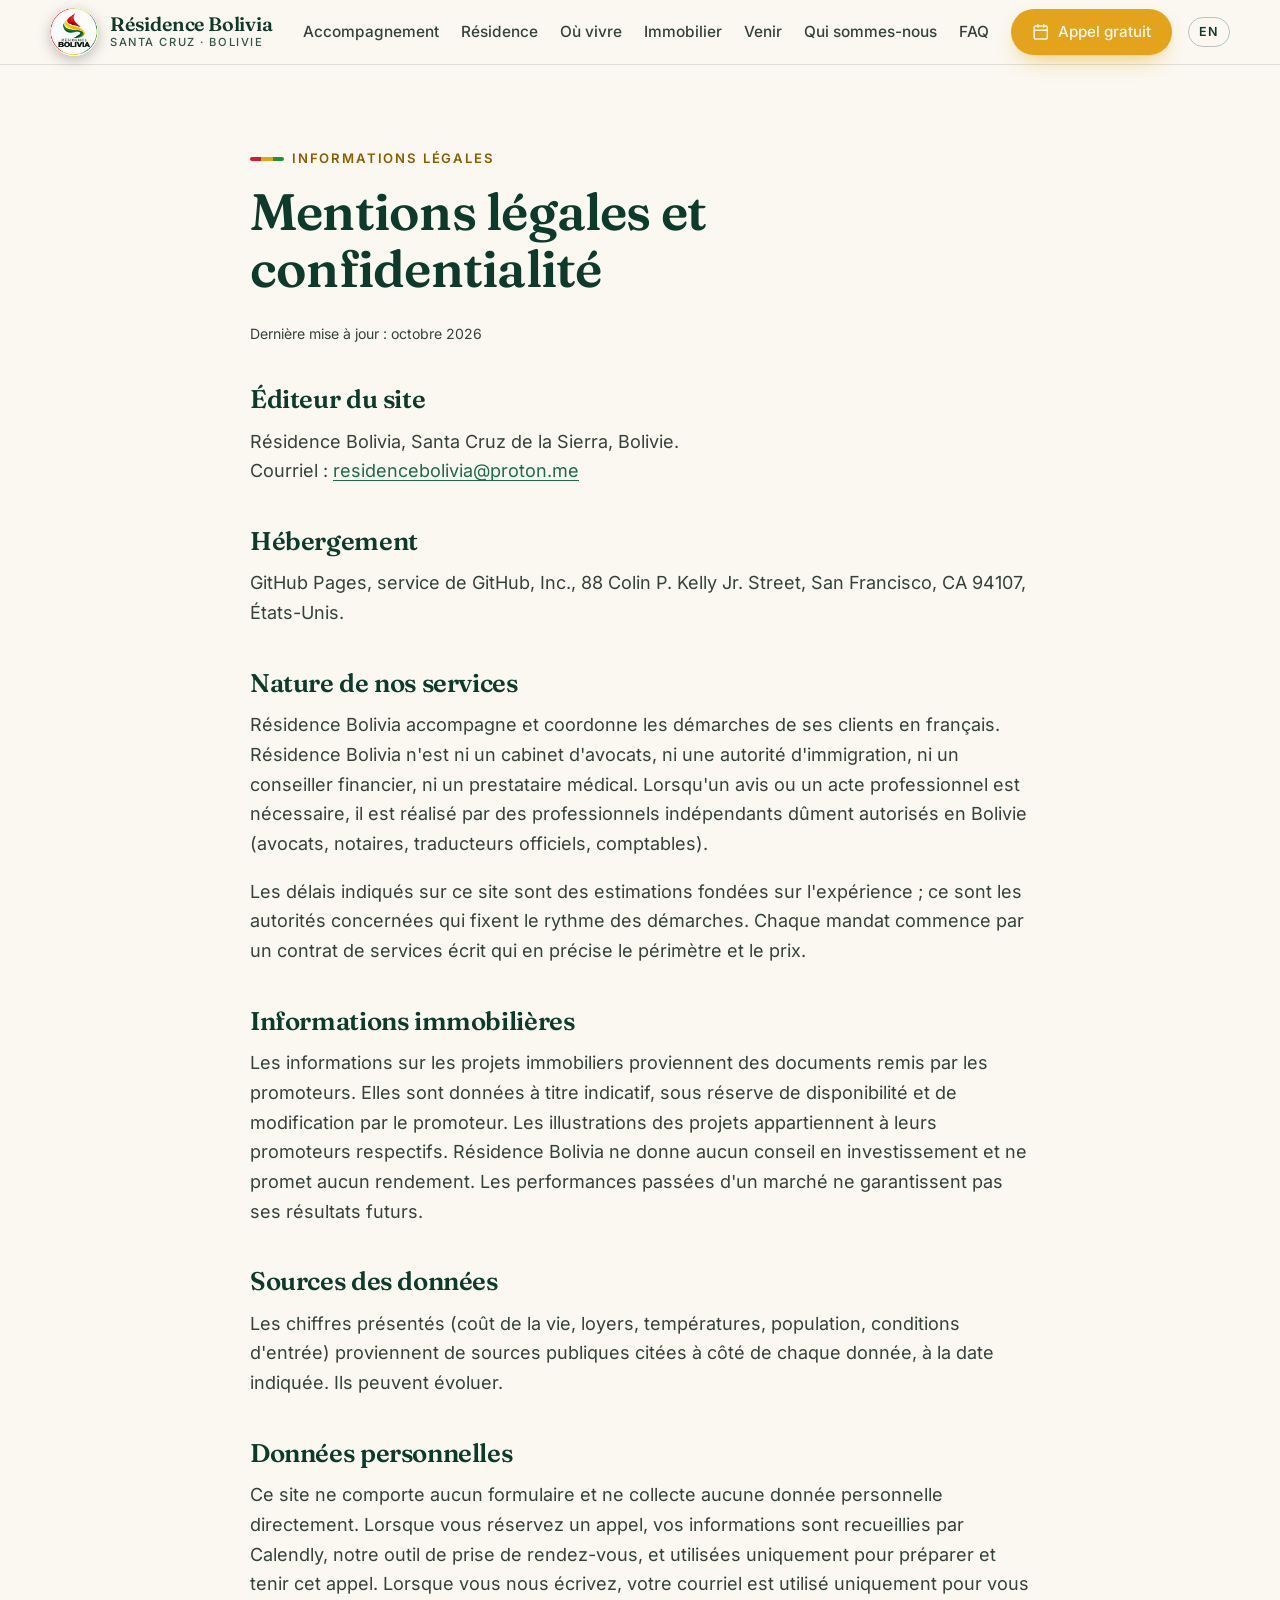
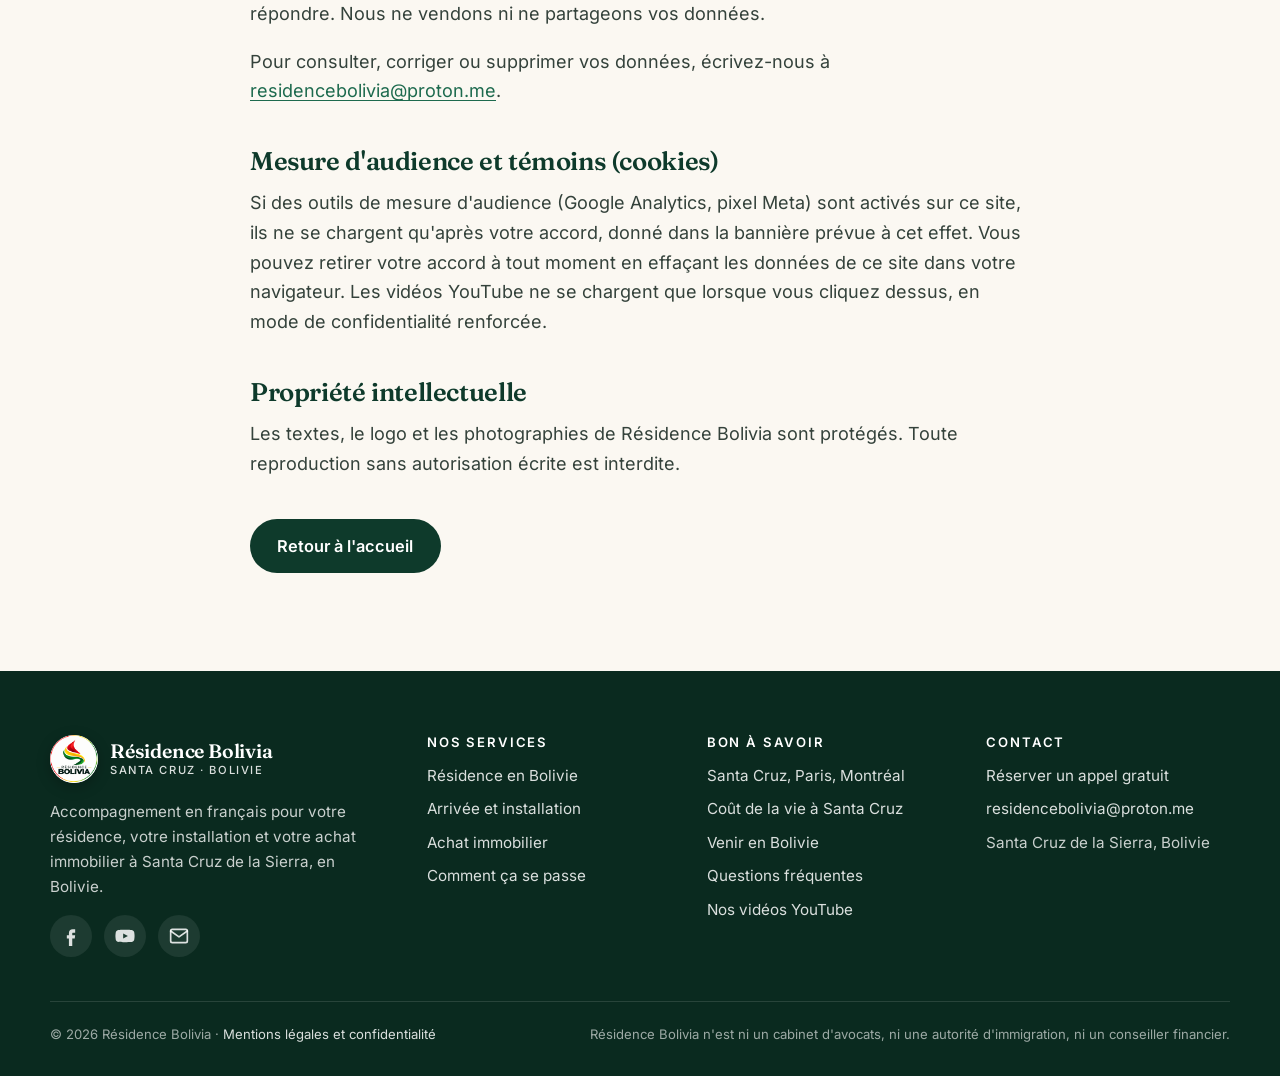
<file: mentions-legales.html>
<!doctype html>
<html lang="fr" class="no-js">
<head>
<meta charset="utf-8">
<meta name="viewport" content="width=device-width, initial-scale=1">
<title>Mentions légales et confidentialité | Résidence Bolivia</title>
<meta name="description" content="Mentions légales, nature de nos services et politique de confidentialité du site Résidence Bolivia.">
<link rel="canonical" href="https://www.residence-bolivia.co/mentions-legales.html">
<link rel="alternate" hreflang="fr" href="https://www.residence-bolivia.co/mentions-legales.html">
<link rel="alternate" hreflang="en" href="https://www.residence-bolivia.co/en/legal-notice.html">
<link rel="alternate" hreflang="x-default" href="https://www.residence-bolivia.co/mentions-legales.html">
<meta name="robots" content="noindex, follow">
<link rel="icon" type="image/png" href="favicon.png">
<link rel="stylesheet" href="assets/css/style.css">
</head>
<body>
<a class="skip" href="#contenu">Aller au contenu</a>
<header class="site-header always-solid">
  <div class="wrap bar">
    <a class="brand" href="index.html" aria-label="Résidence Bolivia, accueil">
      <img src="assets/img/logo-160.png" width="48" height="48" alt="">
      <span>Résidence Bolivia<small>Santa Cruz · Bolivie</small></span>
    </a>
    <button class="menu-btn" aria-label="Ouvrir le menu" aria-expanded="false"><svg viewBox="0 0 24 24" fill="none" stroke="currentColor" stroke-width="2" stroke-linecap="round" stroke-linejoin="round" aria-hidden="true"><path d="M4 7h16M4 12h16M4 17h16"/></svg></button>
    <nav class="nav" aria-label="Navigation principale">
      <button class="close" aria-label="Fermer le menu"><svg viewBox="0 0 24 24" fill="none" stroke="currentColor" stroke-width="2" stroke-linecap="round" stroke-linejoin="round" aria-hidden="true"><path d="M18 6 6 18M6 6l12 12"/></svg></button>
      <a href="index.html#accompagnement">Accompagnement</a>
      <a href="index.html#residence">Résidence</a>
      <a href="index.html#pourquoi">Où vivre</a>
      <a href="immobilier.html">Immobilier</a>
      <a href="index.html#venir">Venir</a>
      <a href="index.html#equipe">Qui sommes-nous</a>
      <a href="index.html#faq">FAQ</a>
      <a class="btn btn-gold" href="https://calendly.com/residence-bolivia/30min?utm_source=site&amp;utm_medium=web&amp;utm_campaign=menu" target="_blank" rel="noopener"><svg viewBox="0 0 24 24" fill="none" stroke="currentColor" stroke-width="2" stroke-linecap="round" stroke-linejoin="round" aria-hidden="true"><rect x="3" y="4" width="18" height="18" rx="2"/><path d="M16 2v4M8 2v4M3 10h18"/></svg>Appel gratuit</a>
    </nav>
    <nav class="lang-switch" aria-label="Langue / Language"><a href="mentions-legales.html" hreflang="fr" lang="fr" aria-current="true" title="Français">FR</a><a href="en/legal-notice.html" hreflang="en" lang="en" title="English" aria-label="English version">EN</a></nav>
  </div>
</header>
<main id="contenu" class="page-plain">
  <div class="wrap prose">
    <span class="eyebrow">Informations légales</span>
    <h1>Mentions légales et confidentialité</h1>
    <p class="note">Dernière mise à jour : octobre 2026</p>

    <h2>Éditeur du site</h2>
    <p>Résidence Bolivia, Santa Cruz de la Sierra, Bolivie.<br>Courriel : <a href="mailto:residencebolivia@proton.me">residencebolivia@proton.me</a></p>

    <h2>Hébergement</h2>
    <p>GitHub Pages, service de GitHub, Inc., 88 Colin P. Kelly Jr. Street, San Francisco, CA 94107, États-Unis.</p>

    <h2>Nature de nos services</h2>
    <p>Résidence Bolivia accompagne et coordonne les démarches de ses clients en français. Résidence Bolivia n'est ni un cabinet d'avocats, ni une autorité d'immigration, ni un conseiller financier, ni un prestataire médical. Lorsqu'un avis ou un acte professionnel est nécessaire, il est réalisé par des professionnels indépendants dûment autorisés en Bolivie (avocats, notaires, traducteurs officiels, comptables).</p>
    <p>Les délais indiqués sur ce site sont des estimations fondées sur l'expérience ; ce sont les autorités concernées qui fixent le rythme des démarches. Chaque mandat commence par un contrat de services écrit qui en précise le périmètre et le prix.</p>

    <h2>Informations immobilières</h2>
    <p>Les informations sur les projets immobiliers proviennent des documents remis par les promoteurs. Elles sont données à titre indicatif, sous réserve de disponibilité et de modification par le promoteur. Les illustrations des projets appartiennent à leurs promoteurs respectifs. Résidence Bolivia ne donne aucun conseil en investissement et ne promet aucun rendement. Les performances passées d'un marché ne garantissent pas ses résultats futurs.</p>

    <h2>Sources des données</h2>
    <p>Les chiffres présentés (coût de la vie, loyers, températures, population, conditions d'entrée) proviennent de sources publiques citées à côté de chaque donnée, à la date indiquée. Ils peuvent évoluer.</p>

    <h2>Données personnelles</h2>
    <p>Ce site ne comporte aucun formulaire et ne collecte aucune donnée personnelle directement. Lorsque vous réservez un appel, vos informations sont recueillies par Calendly, notre outil de prise de rendez-vous, et utilisées uniquement pour préparer et tenir cet appel. Lorsque vous nous écrivez, votre courriel est utilisé uniquement pour vous répondre. Nous ne vendons ni ne partageons vos données.</p>
    <p>Pour consulter, corriger ou supprimer vos données, écrivez-nous à <a href="mailto:residencebolivia@proton.me">residencebolivia@proton.me</a>.</p>

    <h2>Mesure d'audience et témoins (cookies)</h2>
    <p>Si des outils de mesure d'audience (Google Analytics, pixel Meta) sont activés sur ce site, ils ne se chargent qu'après votre accord, donné dans la bannière prévue à cet effet. Vous pouvez retirer votre accord à tout moment en effaçant les données de ce site dans votre navigateur. Les vidéos YouTube ne se chargent que lorsque vous cliquez dessus, en mode de confidentialité renforcée.</p>

    <h2>Propriété intellectuelle</h2>
    <p>Les textes, le logo et les photographies de Résidence Bolivia sont protégés. Toute reproduction sans autorisation écrite est interdite.</p>

    <p style="margin-top:40px"><a class="btn btn-forest" href="./">Retour à l'accueil</a></p>
  </div>
</main>
<div style="height:80px"></div>
<footer class="site-footer">
  <div class="wrap">
    <div class="cols">
      <div>
        <a class="brand" href="./"><img src="assets/img/logo-160.png" width="48" height="48" alt=""><span>Résidence Bolivia<small>Santa Cruz · Bolivie</small></span></a>
        <p>Accompagnement en français pour votre résidence, votre installation et votre achat immobilier à Santa Cruz de la Sierra, en Bolivie.</p>
        <div class="social">
          <a href="https://www.facebook.com/residencebolivia" target="_blank" rel="noopener" aria-label="Facebook"><svg viewBox="0 0 24 24" fill="currentColor" aria-hidden="true"><path d="M14 8h3V4h-3c-2.8 0-4.5 1.8-4.5 4.6V11H7v4h2.5v9h4v-9h3l.5-4h-3.5V8.8c0-.5.3-.8.5-.8z"/></svg></a>
          <a href="https://www.youtube.com/@residencebolivia" target="_blank" rel="noopener" aria-label="YouTube"><svg viewBox="0 0 24 24" fill="currentColor" aria-hidden="true"><path d="M23 7.2a3 3 0 0 0-2.1-2.1C19 4.6 12 4.6 12 4.6s-7 0-8.9.5A3 3 0 0 0 1 7.2 31 31 0 0 0 .5 12 31 31 0 0 0 1 16.8a3 3 0 0 0 2.1 2.1c1.9.5 8.9.5 8.9.5s7 0 8.9-.5a3 3 0 0 0 2.1-2.1 31 31 0 0 0 .5-4.8 31 31 0 0 0-.5-4.8zM9.8 15.1V8.9l5.7 3.1z"/></svg></a>
          <a href="mailto:residencebolivia@proton.me" aria-label="Courriel"><svg viewBox="0 0 24 24" fill="none" stroke="currentColor" stroke-width="2" stroke-linecap="round" stroke-linejoin="round" aria-hidden="true"><rect x="2" y="4" width="20" height="16" rx="2"/><path d="m22 6-10 7L2 6"/></svg></a>
        </div>
      </div>
      <div>
        <h4>Nos services</h4>
        <ul>
          <li><a href="index.html#residence">Résidence en Bolivie</a></li>
          <li><a href="index.html#accompagnement">Arrivée et installation</a></li>
          <li><a href="immobilier.html">Achat immobilier</a></li>
          <li><a href="index.html#etapes">Comment ça se passe</a></li>
        </ul>
      </div>
      <div>
        <h4>Bon à savoir</h4>
        <ul>
          <li><a href="index.html#comparatif">Santa Cruz, Paris, Montréal</a></li>
          <li><a href="cout-de-la-vie-santa-cruz.html">Coût de la vie à Santa Cruz</a></li>
          <li><a href="index.html#venir">Venir en Bolivie</a></li>
          <li><a href="index.html#faq">Questions fréquentes</a></li>
          <li><a href="https://www.youtube.com/@residencebolivia" target="_blank" rel="noopener">Nos vidéos YouTube</a></li>
        </ul>
      </div>
      <div>
        <h4>Contact</h4>
        <ul>
          <li><a href="https://calendly.com/residence-bolivia/30min?utm_source=site&amp;utm_medium=web&amp;utm_campaign=pied-de-page" target="_blank" rel="noopener">Réserver un appel gratuit</a></li>
          <li><a href="mailto:residencebolivia@proton.me">residencebolivia@proton.me</a></li>
          <li>Santa Cruz de la Sierra, Bolivie</li>
        </ul>
      </div>
    </div>
    <div class="legal">
      <span>© <span data-year>2026</span> Résidence Bolivia · <a href="mentions-legales.html">Mentions légales et confidentialité</a></span>
      <span>Résidence Bolivia n'est ni un cabinet d'avocats, ni une autorité d'immigration, ni un conseiller financier.</span>
    </div>
  </div>
</footer>
<div class="mobile-cta">
  <a class="btn btn-gold" href="https://calendly.com/residence-bolivia/30min?utm_source=site&amp;utm_medium=web&amp;utm_campaign=barre-mobile" target="_blank" rel="noopener"><svg viewBox="0 0 24 24" fill="none" stroke="currentColor" stroke-width="2" stroke-linecap="round" stroke-linejoin="round" aria-hidden="true"><rect x="3" y="4" width="18" height="18" rx="2"/><path d="M16 2v4M8 2v4M3 10h18"/></svg>Appel gratuit de 30 min</a>
  <a class="btn btn-forest" href="mailto:residencebolivia@proton.me" aria-label="Écrire un courriel"><svg viewBox="0 0 24 24" fill="none" stroke="currentColor" stroke-width="2" stroke-linecap="round" stroke-linejoin="round" aria-hidden="true"><rect x="2" y="4" width="20" height="16" rx="2"/><path d="m22 6-10 7L2 6"/></svg></a>
</div>
<div class="consent" role="dialog" aria-label="Mesure d'audience">
  <p>Nous aimerions mesurer la fréquentation du site (Google Analytics, Meta) pour l'améliorer. Acceptez-vous ?</p>
  <div class="btn-row"><button class="btn btn-forest" data-consent="yes">Accepter</button><button class="btn btn-line" data-consent="no">Refuser</button></div>
</div>
<script src="assets/js/main.js" defer></script>
</body>
</html>
</file>
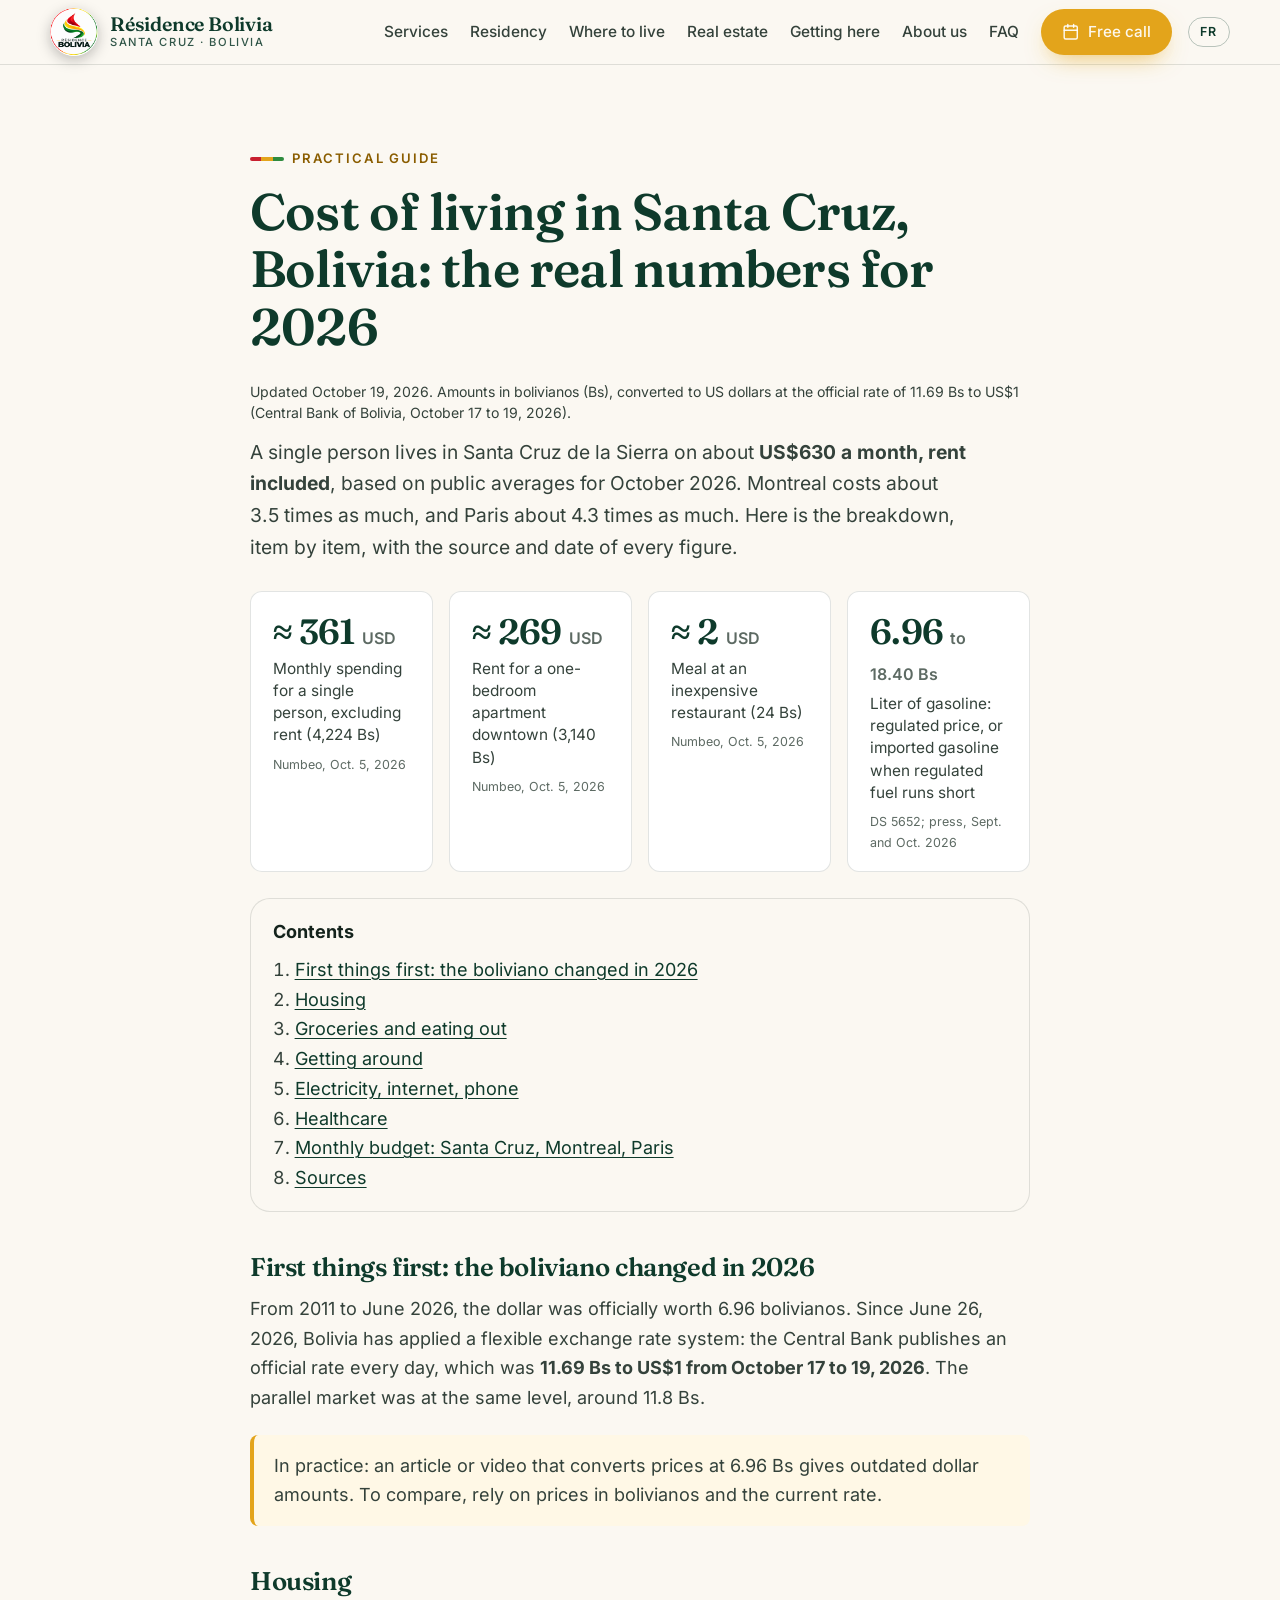
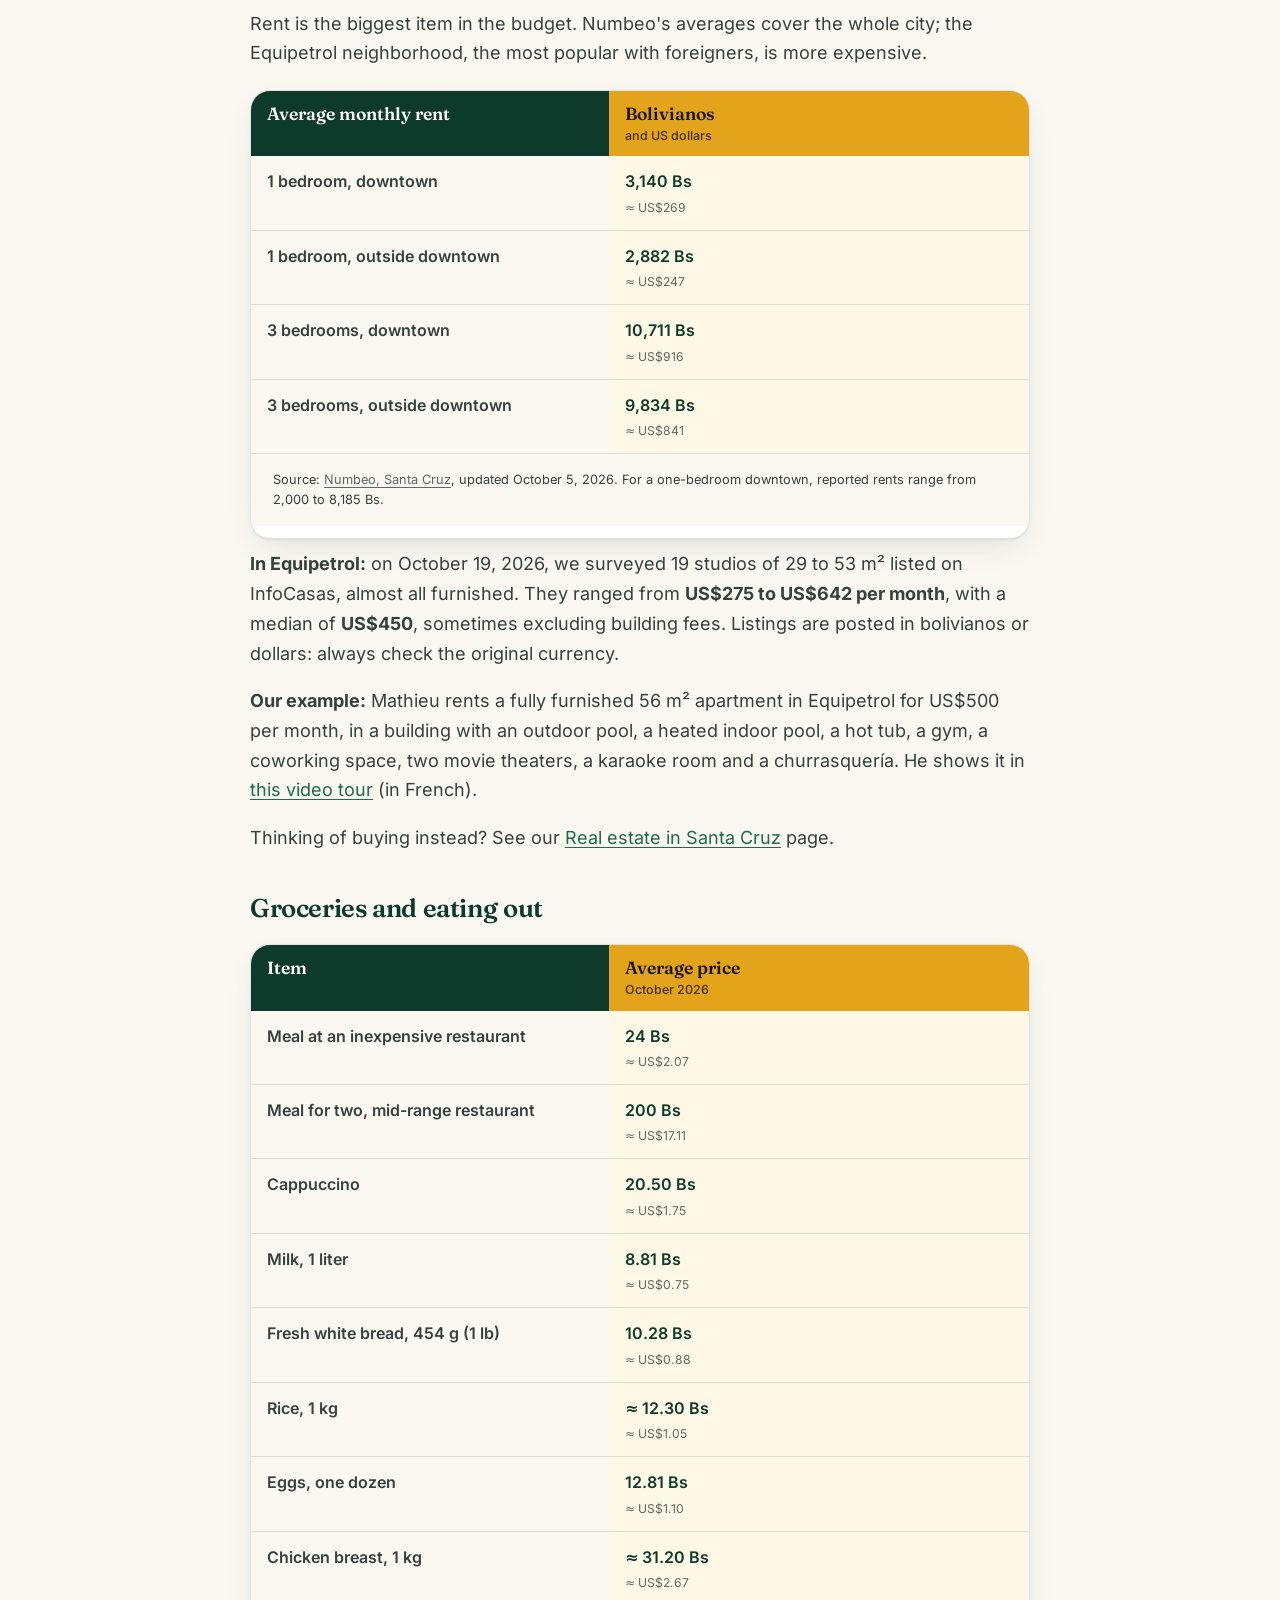
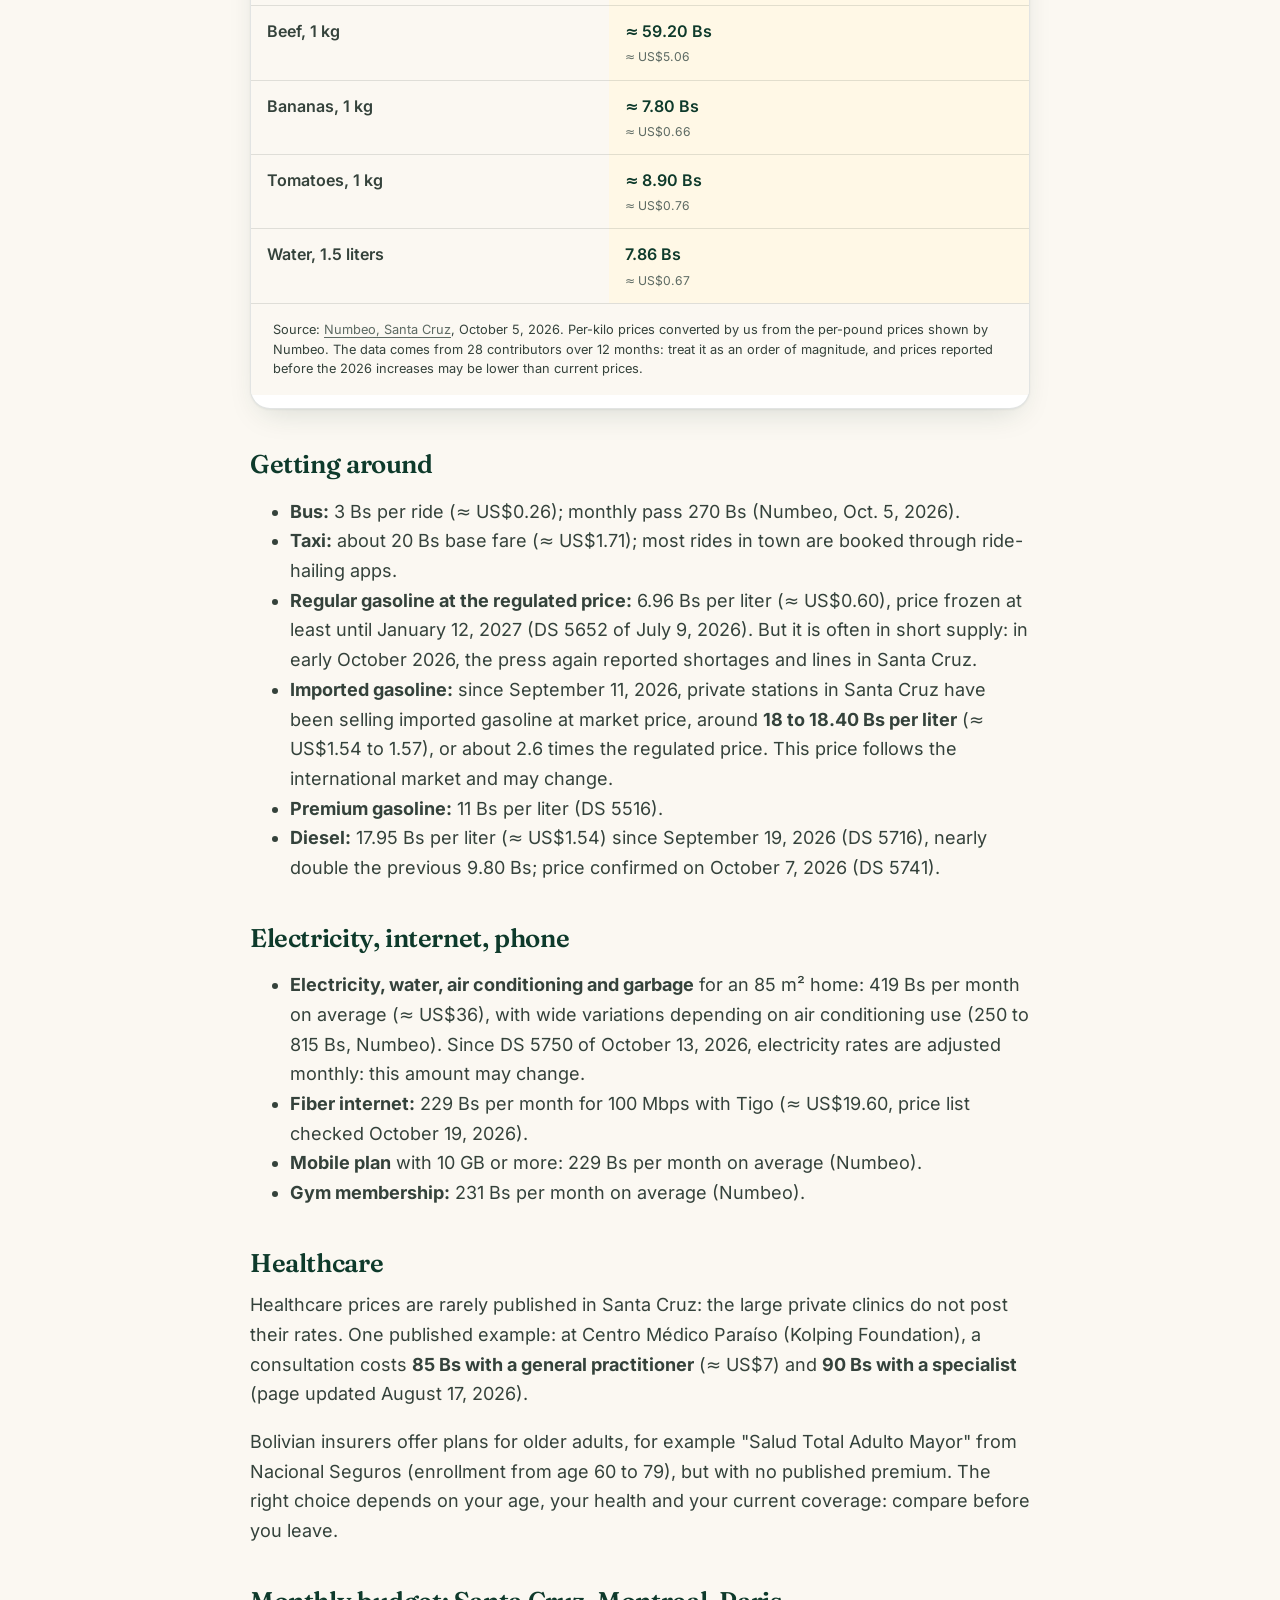
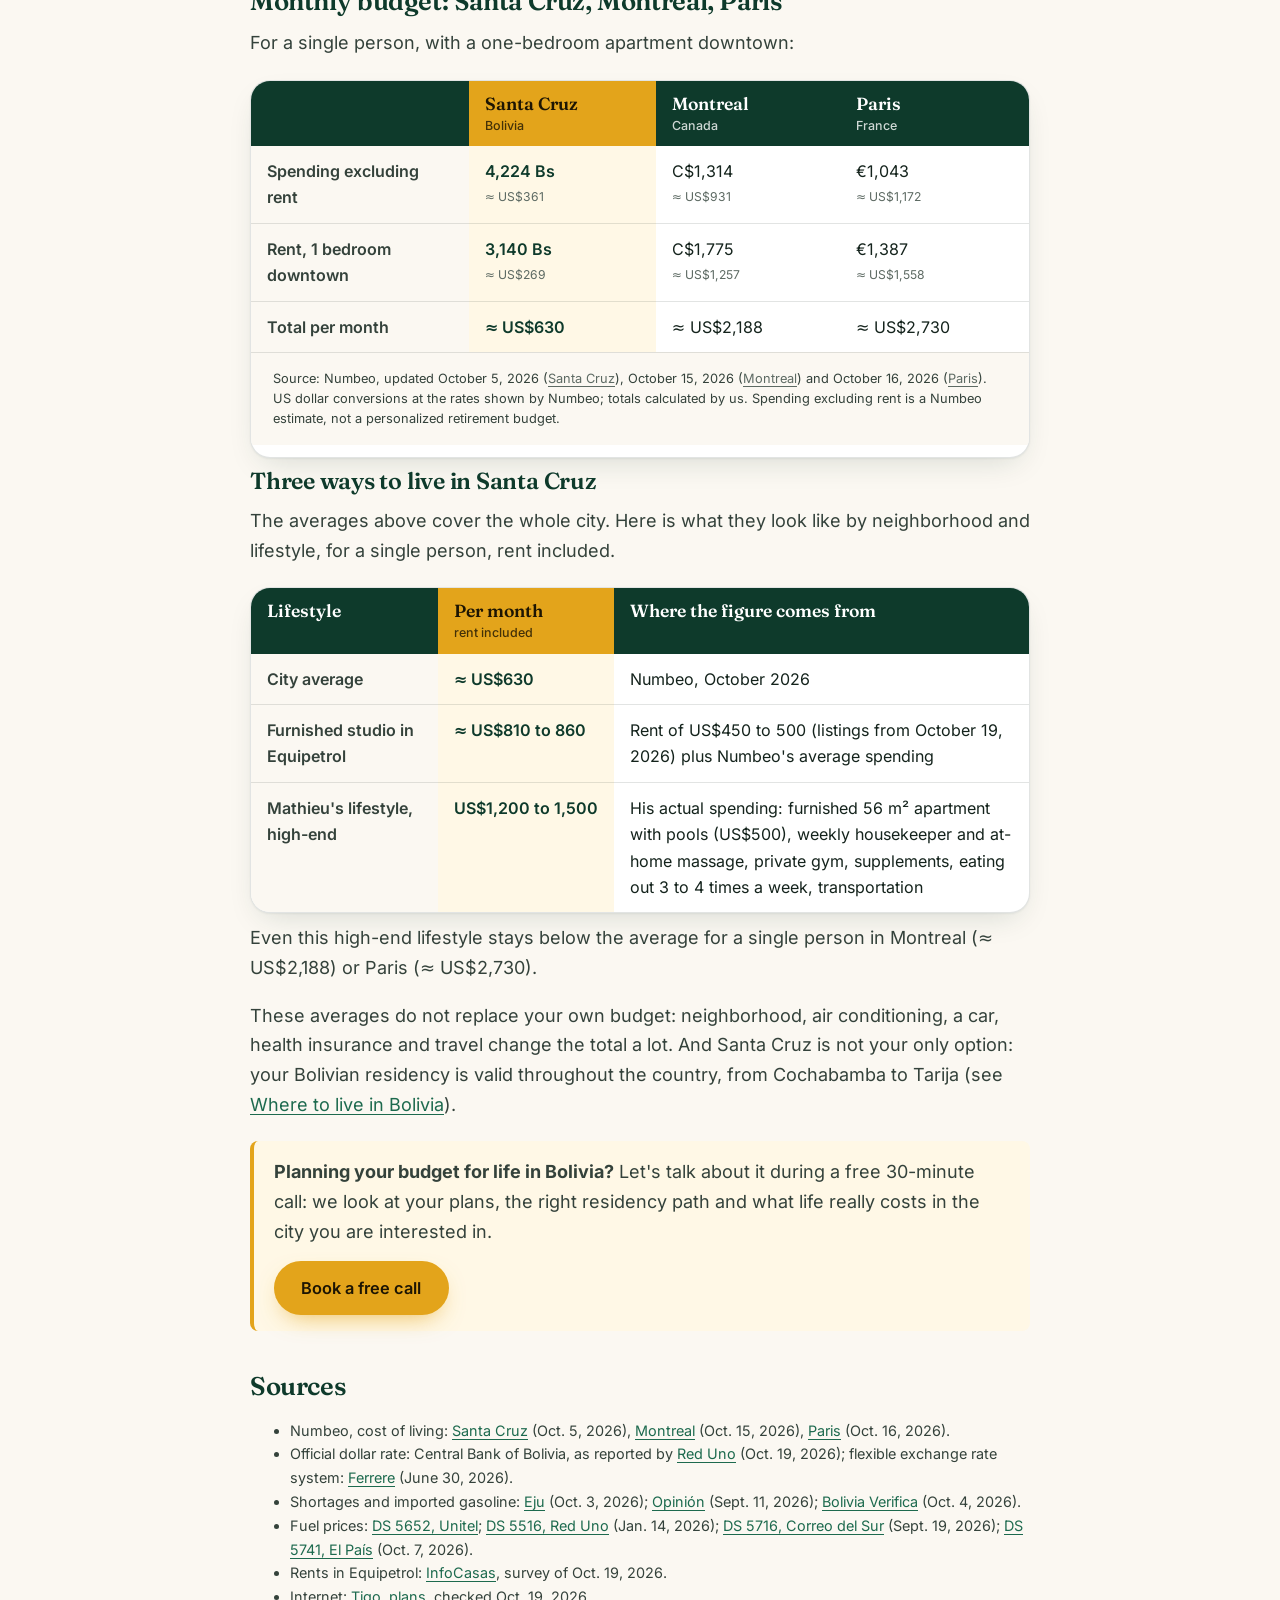
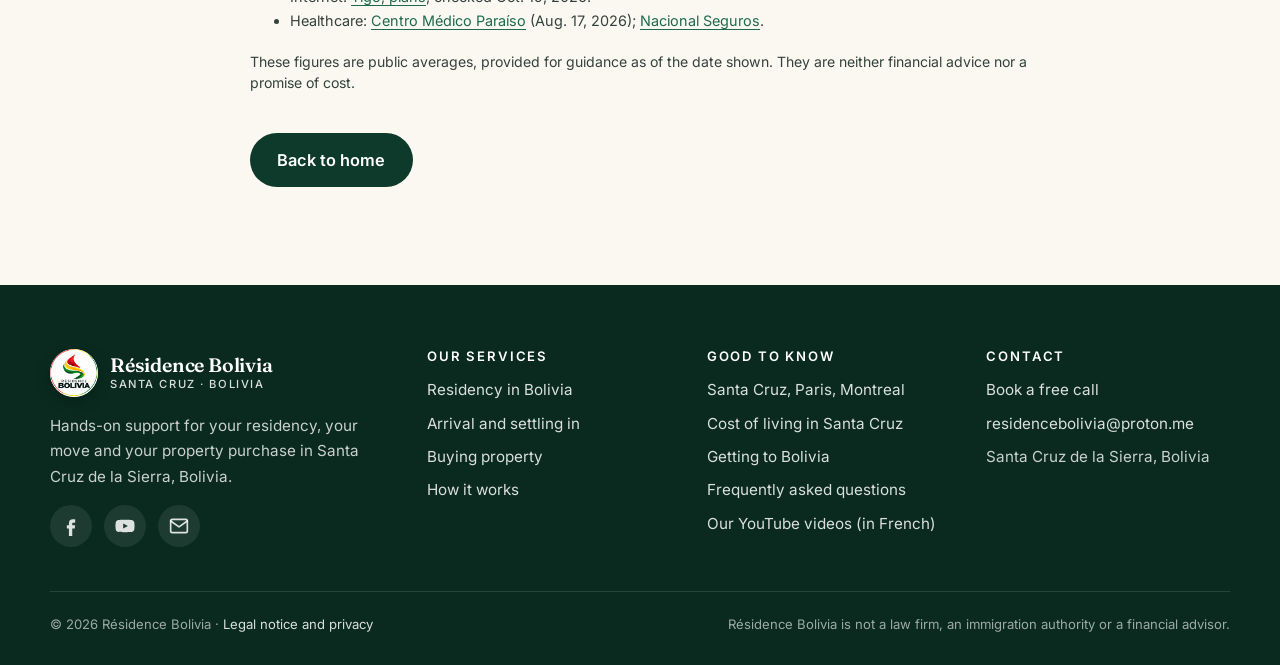
<file: en/cost-of-living-santa-cruz.html>
<!doctype html>
<html lang="en" class="no-js">
<head>
<meta charset="utf-8">
<meta name="viewport" content="width=device-width, initial-scale=1">
<title>Cost of living in Santa Cruz, Bolivia (2026) | Résidence Bolivia</title>
<meta name="description" content="Rent, groceries, dining, transportation, healthcare: the 2026 cost of living in Santa Cruz de la Sierra, sourced and dated, compared with Montreal and Paris.">
<link rel="canonical" href="https://www.residence-bolivia.co/en/cost-of-living-santa-cruz.html">
<link rel="alternate" hreflang="fr" href="https://www.residence-bolivia.co/cout-de-la-vie-santa-cruz.html">
<link rel="alternate" hreflang="en" href="https://www.residence-bolivia.co/en/cost-of-living-santa-cruz.html">
<link rel="alternate" hreflang="x-default" href="https://www.residence-bolivia.co/cout-de-la-vie-santa-cruz.html">
<meta name="theme-color" content="#0e3a2b">
<meta property="og:type" content="article">
<meta property="og:locale" content="en_US">
<meta property="og:locale:alternate" content="fr_CA">
<meta property="og:site_name" content="Résidence Bolivia">
<meta property="og:title" content="Cost of living in Santa Cruz, Bolivia: the real numbers for 2026">
<meta property="og:description" content="Rent, groceries, restaurants, transportation and healthcare, sourced and dated, compared with Montreal and Paris.">
<meta property="og:url" content="https://www.residence-bolivia.co/en/cost-of-living-santa-cruz.html">
<meta property="og:image" content="https://www.residence-bolivia.co/og-image.jpg">
<meta property="og:image:width" content="1200">
<meta property="og:image:height" content="630">
<meta name="twitter:card" content="summary_large_image">
<link rel="icon" type="image/png" href="../favicon.png">
<link rel="apple-touch-icon" href="../apple-touch-icon.png">
<link rel="preload" href="../assets/fonts/fraunces.woff2" as="font" type="font/woff2" crossorigin>
<link rel="preload" href="../assets/fonts/inter.woff2" as="font" type="font/woff2" crossorigin>
<link rel="stylesheet" href="../assets/css/style.css">
<style>
.guide .stats{margin:28px 0 8px}
.guide .compare-wrap{margin:22px 0 10px}
.guide .compare th,.guide .compare td{padding:12px 16px}
.guide .compare tbody th{width:46%}
.guide .compare.three tbody th{width:28%}
.guide .compare.tiers td.us,.guide .compare.tiers th.us{white-space:nowrap}
.guide .compare.tiers tbody th{width:24%}
.guide h2{scroll-margin-top:100px}
.guide .toc{background:var(--cream);border:1px solid var(--line);border-radius:var(--radius);padding:18px 22px;margin:26px 0}
.guide .toc ol{margin:8px 0 0;padding-left:1.2em}
.guide .toc a{color:var(--forest)}
.guide .box{background:#fff8e6;border-left:4px solid var(--gold);border-radius:8px;padding:16px 20px;margin:22px 0}
.guide .box p{margin:0}
.guide .src-list li{font-size:.9rem}
@media (min-width:701px){.guide .stats{grid-template-columns:repeat(4,1fr)}}
</style>
<script type="application/ld+json">
{"@context":"https://schema.org","@type":"Article","headline":"Cost of living in Santa Cruz, Bolivia (2026): the real numbers","description":"Rent, groceries, restaurants, transportation, healthcare: the cost of living in Santa Cruz de la Sierra in 2026, sourced and dated.","inLanguage":"en","datePublished":"2026-10-19","dateModified":"2026-10-19","author":{"@type":"Organization","name":"Résidence Bolivia","url":"https://www.residence-bolivia.co/"},"publisher":{"@type":"Organization","name":"Résidence Bolivia","logo":{"@type":"ImageObject","url":"https://www.residence-bolivia.co/assets/img/logo-320.png"}},"mainEntityOfPage":"https://www.residence-bolivia.co/en/cost-of-living-santa-cruz.html","image":"https://www.residence-bolivia.co/og-image.jpg"}
</script>
<script type="application/ld+json">
{"@context":"https://schema.org","@type":"FAQPage","mainEntity":[
{"@type":"Question","name":"How much does it cost for a single person to live in Santa Cruz?","acceptedAnswer":{"@type":"Answer","text":"According to Numbeo (updated October 5, 2026), a single person spends an average of 4,224 bolivianos per month excluding rent, or about 361 US dollars at 11.69 Bs to US$1. With a one-bedroom apartment downtown (3,140 Bs), the total comes to around US$630 per month."}},
{"@type":"Question","name":"How much is rent in Santa Cruz?","acceptedAnswer":{"@type":"Answer","text":"A one-bedroom apartment downtown rents for an average of 3,140 bolivianos per month (about US$269) according to Numbeo, October 2026. In Equipetrol, the neighborhood most popular with foreigners, furnished studios listed on October 19, 2026 ranged from US$275 to US$642 per month."}},
{"@type":"Question","name":"How much does gasoline cost in Bolivia in 2026?","acceptedAnswer":{"@type":"Answer","text":"The regulated price of regular gasoline (gasolina especial) is 6.96 bolivianos per liter (about US$0.60), frozen at least until January 12, 2027 (DS 5652). When it runs short, private stations in Santa Cruz sell imported gasoline at around 18 to 18.40 Bs per liter (September and October 2026). Diesel has cost 17.95 Bs per liter since September 19, 2026 (DS 5716)."}}
]}
</script>
</head>
<body>
<a class="skip" href="#content">Skip to content</a>
<header class="site-header always-solid">
  <div class="wrap bar">
    <a class="brand" href="./" aria-label="Résidence Bolivia, home">
      <img src="../assets/img/logo-160.png" width="48" height="48" alt="">
      <span>Résidence Bolivia<small>Santa Cruz · Bolivia</small></span>
    </a>
    <button class="menu-btn" aria-label="Open menu" aria-expanded="false"><svg viewBox="0 0 24 24" fill="none" stroke="currentColor" stroke-width="2" stroke-linecap="round" stroke-linejoin="round" aria-hidden="true"><path d="M4 7h16M4 12h16M4 17h16"/></svg></button>
    <nav class="nav" aria-label="Main navigation">
      <button class="close" aria-label="Close menu"><svg viewBox="0 0 24 24" fill="none" stroke="currentColor" stroke-width="2" stroke-linecap="round" stroke-linejoin="round" aria-hidden="true"><path d="M18 6 6 18M6 6l12 12"/></svg></button>
      <a href="./#services">Services</a>
      <a href="./#residency">Residency</a>
      <a href="./#where-to-live">Where to live</a>
      <a href="real-estate.html">Real estate</a>
      <a href="./#getting-here">Getting here</a>
      <a href="./#about">About us</a>
      <a href="./#faq">FAQ</a>
      <a class="btn btn-gold" href="https://calendly.com/residence-bolivia/30min?utm_source=site&amp;utm_medium=web&amp;utm_campaign=en-menu" target="_blank" rel="noopener"><svg viewBox="0 0 24 24" fill="none" stroke="currentColor" stroke-width="2" stroke-linecap="round" stroke-linejoin="round" aria-hidden="true"><rect x="3" y="4" width="18" height="18" rx="2"/><path d="M16 2v4M8 2v4M3 10h18"/></svg>Free call</a>
    </nav>
    <nav class="lang-switch" aria-label="Language / Langue"><a href="../cout-de-la-vie-santa-cruz.html" hreflang="fr" lang="fr" title="Français" aria-label="Version française">FR</a><a href="cost-of-living-santa-cruz.html" hreflang="en" lang="en" aria-current="true" title="English">EN</a></nav>
  </div>
</header>
<main id="content" class="page-plain guide">
  <div class="wrap prose">
    <span class="eyebrow">Practical guide</span>
    <h1>Cost of living in Santa Cruz, Bolivia: the real numbers for 2026</h1>
    <p class="note">Updated October 19, 2026. Amounts in bolivianos (Bs), converted to US dollars at the official rate of 11.69 Bs to US$1 (Central Bank of Bolivia, October 17 to 19, 2026).</p>
    <p class="lead">A single person lives in Santa Cruz de la Sierra on about <strong>US$630 a month, rent included</strong>, based on public averages for October 2026. Montreal costs about 3.5 times as much, and Paris about 4.3 times as much. Here is the breakdown, item by item, with the source and date of every figure.</p>
    <div class="stats">
      <div class="stat"><b>≈ 361 <small>USD</small></b><span>Monthly spending for a single person, excluding rent (4,224 Bs)</span><cite>Numbeo, Oct. 5, 2026</cite></div>
      <div class="stat"><b>≈ 269 <small>USD</small></b><span>Rent for a one-bedroom apartment downtown (3,140 Bs)</span><cite>Numbeo, Oct. 5, 2026</cite></div>
      <div class="stat"><b>≈ 2 <small>USD</small></b><span>Meal at an inexpensive restaurant (24 Bs)</span><cite>Numbeo, Oct. 5, 2026</cite></div>
      <div class="stat"><b>6.96 <small>to 18.40 Bs</small></b><span>Liter of gasoline: regulated price, or imported gasoline when regulated fuel runs short</span><cite>DS 5652; press, Sept. and Oct. 2026</cite></div>
    </div>
    <nav class="toc" aria-label="Contents">
      <strong>Contents</strong>
      <ol>
        <li><a href="#currency">First things first: the boliviano changed in 2026</a></li>
        <li><a href="#housing">Housing</a></li>
        <li><a href="#food">Groceries and eating out</a></li>
        <li><a href="#transport">Getting around</a></li>
        <li><a href="#utilities">Electricity, internet, phone</a></li>
        <li><a href="#health">Healthcare</a></li>
        <li><a href="#budget">Monthly budget: Santa Cruz, Montreal, Paris</a></li>
        <li><a href="#sources">Sources</a></li>
      </ol>
    </nav>

    <h2 id="currency">First things first: the boliviano changed in 2026</h2>
    <p>From 2011 to June 2026, the dollar was officially worth 6.96 bolivianos. Since June 26, 2026, Bolivia has applied a flexible exchange rate system: the Central Bank publishes an official rate every day, which was <strong>11.69 Bs to US$1 from October 17 to 19, 2026</strong>. The parallel market was at the same level, around 11.8 Bs.</p>
    <div class="box"><p>In practice: an article or video that converts prices at 6.96 Bs gives outdated dollar amounts. To compare, rely on prices in bolivianos and the current rate.</p></div>

    <h2 id="housing">Housing</h2>
    <p>Rent is the biggest item in the budget. Numbeo's averages cover the whole city; the Equipetrol neighborhood, the most popular with foreigners, is more expensive.</p>
    <div class="compare-wrap">
      <div class="table-scroll">
        <table class="compare">
          <thead><tr><th scope="col">Average monthly rent</th><th scope="col" class="us">Bolivianos<small>and US dollars</small></th></tr></thead>
          <tbody>
            <tr><th scope="row">1 bedroom, downtown</th><td class="us">3,140 Bs<small>≈ US$269</small></td></tr>
            <tr><th scope="row">1 bedroom, outside downtown</th><td class="us">2,882 Bs<small>≈ US$247</small></td></tr>
            <tr><th scope="row">3 bedrooms, downtown</th><td class="us">10,711 Bs<small>≈ US$916</small></td></tr>
            <tr><th scope="row">3 bedrooms, outside downtown</th><td class="us">9,834 Bs<small>≈ US$841</small></td></tr>
          </tbody>
        </table>
      </div>
      <p class="sources">Source: <a href="https://www.numbeo.com/cost-of-living/in/Santa-Cruz-Bolivia" target="_blank" rel="noopener">Numbeo, Santa Cruz</a>, updated October 5, 2026. For a one-bedroom downtown, reported rents range from 2,000 to 8,185 Bs.</p>
    </div>
    <p><strong>In Equipetrol:</strong> on October 19, 2026, we surveyed 19 studios of 29 to 53 m² listed on InfoCasas, almost all furnished. They ranged from <strong>US$275 to US$642 per month</strong>, with a median of <strong>US$450</strong>, sometimes excluding building fees. Listings are posted in bolivianos or dollars: always check the original currency.</p>
    <p><strong>Our example:</strong> Mathieu rents a fully furnished 56 m² apartment in Equipetrol for US$500 per month, in a building with an outdoor pool, a heated indoor pool, a hot tub, a gym, a coworking space, two movie theaters, a karaoke room and a churrasquería. He shows it in <a href="https://www.youtube.com/watch?v=szmkSRzyxn0" target="_blank" rel="noopener">this video tour</a> (in French).</p>
    <p>Thinking of buying instead? See our <a href="real-estate.html">Real estate in Santa Cruz</a> page.</p>

    <h2 id="food">Groceries and eating out</h2>
    <div class="compare-wrap">
      <div class="table-scroll">
        <table class="compare">
          <thead><tr><th scope="col">Item</th><th scope="col" class="us">Average price<small>October 2026</small></th></tr></thead>
          <tbody>
            <tr><th scope="row">Meal at an inexpensive restaurant</th><td class="us">24 Bs<small>≈ US$2.07</small></td></tr>
            <tr><th scope="row">Meal for two, mid-range restaurant</th><td class="us">200 Bs<small>≈ US$17.11</small></td></tr>
            <tr><th scope="row">Cappuccino</th><td class="us">20.50 Bs<small>≈ US$1.75</small></td></tr>
            <tr><th scope="row">Milk, 1 liter</th><td class="us">8.81 Bs<small>≈ US$0.75</small></td></tr>
            <tr><th scope="row">Fresh white bread, 454 g (1 lb)</th><td class="us">10.28 Bs<small>≈ US$0.88</small></td></tr>
            <tr><th scope="row">Rice, 1 kg</th><td class="us">≈ 12.30 Bs<small>≈ US$1.05</small></td></tr>
            <tr><th scope="row">Eggs, one dozen</th><td class="us">12.81 Bs<small>≈ US$1.10</small></td></tr>
            <tr><th scope="row">Chicken breast, 1 kg</th><td class="us">≈ 31.20 Bs<small>≈ US$2.67</small></td></tr>
            <tr><th scope="row">Beef, 1 kg</th><td class="us">≈ 59.20 Bs<small>≈ US$5.06</small></td></tr>
            <tr><th scope="row">Bananas, 1 kg</th><td class="us">≈ 7.80 Bs<small>≈ US$0.66</small></td></tr>
            <tr><th scope="row">Tomatoes, 1 kg</th><td class="us">≈ 8.90 Bs<small>≈ US$0.76</small></td></tr>
            <tr><th scope="row">Water, 1.5 liters</th><td class="us">7.86 Bs<small>≈ US$0.67</small></td></tr>
          </tbody>
        </table>
      </div>
      <p class="sources">Source: <a href="https://www.numbeo.com/cost-of-living/in/Santa-Cruz-Bolivia" target="_blank" rel="noopener">Numbeo, Santa Cruz</a>, October 5, 2026. Per-kilo prices converted by us from the per-pound prices shown by Numbeo. The data comes from 28 contributors over 12 months: treat it as an order of magnitude, and prices reported before the 2026 increases may be lower than current prices.</p>
    </div>

    <h2 id="transport">Getting around</h2>
    <ul>
      <li><strong>Bus:</strong> 3 Bs per ride (≈ US$0.26); monthly pass 270 Bs (Numbeo, Oct. 5, 2026).</li>
      <li><strong>Taxi:</strong> about 20 Bs base fare (≈ US$1.71); most rides in town are booked through ride-hailing apps.</li>
      <li><strong>Regular gasoline at the regulated price:</strong> 6.96 Bs per liter (≈ US$0.60), price frozen at least until January 12, 2027 (DS 5652 of July 9, 2026). But it is often in short supply: in early October 2026, the press again reported shortages and lines in Santa Cruz.</li>
      <li><strong>Imported gasoline:</strong> since September 11, 2026, private stations in Santa Cruz have been selling imported gasoline at market price, around <strong>18 to 18.40 Bs per liter</strong> (≈ US$1.54 to 1.57), or about 2.6 times the regulated price. This price follows the international market and may change.</li>
      <li><strong>Premium gasoline:</strong> 11 Bs per liter (DS 5516).</li>
      <li><strong>Diesel:</strong> 17.95 Bs per liter (≈ US$1.54) since September 19, 2026 (DS 5716), nearly double the previous 9.80 Bs; price confirmed on October 7, 2026 (DS 5741).</li>
    </ul>

    <h2 id="utilities">Electricity, internet, phone</h2>
    <ul>
      <li><strong>Electricity, water, air conditioning and garbage</strong> for an 85 m² home: 419 Bs per month on average (≈ US$36), with wide variations depending on air conditioning use (250 to 815 Bs, Numbeo). Since DS 5750 of October 13, 2026, electricity rates are adjusted monthly: this amount may change.</li>
      <li><strong>Fiber internet:</strong> 229 Bs per month for 100 Mbps with Tigo (≈ US$19.60, price list checked October 19, 2026).</li>
      <li><strong>Mobile plan</strong> with 10 GB or more: 229 Bs per month on average (Numbeo).</li>
      <li><strong>Gym membership:</strong> 231 Bs per month on average (Numbeo).</li>
    </ul>

    <h2 id="health">Healthcare</h2>
    <p>Healthcare prices are rarely published in Santa Cruz: the large private clinics do not post their rates. One published example: at Centro Médico Paraíso (Kolping Foundation), a consultation costs <strong>85 Bs with a general practitioner</strong> (≈ US$7) and <strong>90 Bs with a specialist</strong> (page updated August 17, 2026).</p>
    <p>Bolivian insurers offer plans for older adults, for example "Salud Total Adulto Mayor" from Nacional Seguros (enrollment from age 60 to 79), but with no published premium. The right choice depends on your age, your health and your current coverage: compare before you leave.</p>
    <h2 id="budget">Monthly budget: Santa Cruz, Montreal, Paris</h2>
    <p>For a single person, with a one-bedroom apartment downtown:</p>
    <div class="compare-wrap">
      <p class="swipe-hint">Swipe the table to the left to see Montreal and Paris.</p>
      <div class="table-scroll">
        <table class="compare three">
          <thead><tr><th scope="col"><span class="sr">Item</span></th><th scope="col" class="us">Santa Cruz<small>Bolivia</small></th><th scope="col">Montreal<small>Canada</small></th><th scope="col">Paris<small>France</small></th></tr></thead>
          <tbody>
            <tr><th scope="row">Spending excluding rent</th><td class="us">4,224 Bs<small>≈ US$361</small></td><td>C$1,314<small>≈ US$931</small></td><td>€1,043<small>≈ US$1,172</small></td></tr>
            <tr><th scope="row">Rent, 1 bedroom downtown</th><td class="us">3,140 Bs<small>≈ US$269</small></td><td>C$1,775<small>≈ US$1,257</small></td><td>€1,387<small>≈ US$1,558</small></td></tr>
            <tr><th scope="row">Total per month</th><td class="us">≈ US$630</td><td>≈ US$2,188</td><td>≈ US$2,730</td></tr>
          </tbody>
        </table>
      </div>
      <p class="sources">Source: Numbeo, updated October 5, 2026 (<a href="https://www.numbeo.com/cost-of-living/in/Santa-Cruz-Bolivia" target="_blank" rel="noopener">Santa Cruz</a>), October 15, 2026 (<a href="https://www.numbeo.com/cost-of-living/in/Montreal" target="_blank" rel="noopener">Montreal</a>) and October 16, 2026 (<a href="https://www.numbeo.com/cost-of-living/in/Paris" target="_blank" rel="noopener">Paris</a>). US dollar conversions at the rates shown by Numbeo; totals calculated by us. Spending excluding rent is a Numbeo estimate, not a personalized retirement budget.</p>
    </div>
    <h3>Three ways to live in Santa Cruz</h3>
    <p>The averages above cover the whole city. Here is what they look like by neighborhood and lifestyle, for a single person, rent included.</p>
    <div class="compare-wrap">
      <p class="swipe-hint">Swipe the table to the left to see the sources.</p>
      <div class="table-scroll">
        <table class="compare three tiers">
          <thead><tr><th scope="col">Lifestyle</th><th scope="col" class="us">Per month<small>rent included</small></th><th scope="col">Where the figure comes from</th></tr></thead>
          <tbody>
            <tr><th scope="row">City average</th><td class="us">≈ US$630</td><td>Numbeo, October 2026</td></tr>
            <tr><th scope="row">Furnished studio in Equipetrol</th><td class="us">≈ US$810 to 860</td><td>Rent of US$450 to 500 (listings from October 19, 2026) plus Numbeo's average spending</td></tr>
            <tr><th scope="row">Mathieu's lifestyle, high-end</th><td class="us">US$1,200 to 1,500</td><td>His actual spending: furnished 56 m² apartment with pools (US$500), weekly housekeeper and at-home massage, private gym, supplements, eating out 3 to 4 times a week, transportation</td></tr>
          </tbody>
        </table>
      </div>
    </div>
    <p>Even this high-end lifestyle stays below the average for a single person in Montreal (≈ US$2,188) or Paris (≈ US$2,730).</p>
    <p>These averages do not replace your own budget: neighborhood, air conditioning, a car, health insurance and travel change the total a lot. And Santa Cruz is not your only option: your Bolivian residency is valid throughout the country, from Cochabamba to Tarija (see <a href="./#where-to-live">Where to live in Bolivia</a>).</p>
    <div class="box"><p><strong>Planning your budget for life in Bolivia?</strong> Let's talk about it during a free 30-minute call: we look at your plans, the right residency path and what life really costs in the city you are interested in.</p>
      <p style="margin-top:14px"><a class="btn btn-gold" href="https://calendly.com/residence-bolivia/30min?utm_source=site&amp;utm_medium=web&amp;utm_campaign=en-guide-cout-de-la-vie" target="_blank" rel="noopener">Book a free call</a></p></div>
    <h2 id="sources">Sources</h2>
    <ul class="src-list">
      <li>Numbeo, cost of living: <a href="https://www.numbeo.com/cost-of-living/in/Santa-Cruz-Bolivia" target="_blank" rel="noopener">Santa Cruz</a> (Oct. 5, 2026), <a href="https://www.numbeo.com/cost-of-living/in/Montreal" target="_blank" rel="noopener">Montreal</a> (Oct. 15, 2026), <a href="https://www.numbeo.com/cost-of-living/in/Paris" target="_blank" rel="noopener">Paris</a> (Oct. 16, 2026).</li>
      <li>Official dollar rate: Central Bank of Bolivia, as reported by <a href="https://www.reduno.com.bo/economia/va-a-realizar-una-transaccion-en-dolares-revise-primero-las-cotizaciones-2026101961949" target="_blank" rel="noopener">Red Uno</a> (Oct. 19, 2026); flexible exchange rate system: <a href="https://www.ferrere.com/es/novedades/bolivia-adopta-un-regimen-cambiario-flexible-principales-cambios-e-implicancias-para-las-empresas/" target="_blank" rel="noopener">Ferrere</a> (June 30, 2026).</li>
      <li>Shortages and imported gasoline: <a href="https://eju.tv/2026/10/la-gasolina-vuelve-a-escasear-y-la-importada-queda-como-alternativa-en-santa-cruz/" target="_blank" rel="noopener">Eju</a> (Oct. 3, 2026); <a href="https://www.opinion.com.bo/articulo/pais/empresa-privada-santa-cruz-inicia-venta-gasolina-bs-1840-litro/20260911183654996051.html" target="_blank" rel="noopener">Opinión</a> (Sept. 11, 2026); <a href="https://boliviaverifica.bo/el-precio-regulado-de-la-gasolina-especial-no-es-bs-1910-por-litro/" target="_blank" rel="noopener">Bolivia Verifica</a> (Oct. 4, 2026).</li>
      <li>Fuel prices: <a href="https://unitel.bo/noticias/economia/decreto-congela-precio-de-los-carburantes-hasta-enero-e-introduce-el-tipo-de-cambio-flexible-en-su-calculo-PE22041349" target="_blank" rel="noopener">DS 5652, Unitel</a>; <a href="https://www.reduno.com.bo/economia/gasolina-diesel-y-gnv-en-bolivia-estos-son-los-precios-fijados-tras-el-ds-5516-20261147411" target="_blank" rel="noopener">DS 5516, Red Uno</a> (Jan. 14, 2026); <a href="https://correodelsur.com/economia/20260919/el-nuevo-precio-del-diesel-en-bolivia-es-de-bs-17-95-el-litro.html" target="_blank" rel="noopener">DS 5716, Correo del Sur</a> (Sept. 19, 2026); <a href="https://elpais.bo/nacional/20261007_el-diesel-entra-en-una-nueva-formula-que-cambia-con-el-decreto-5741.html" target="_blank" rel="noopener">DS 5741, El País</a> (Oct. 7, 2026).</li>
      <li>Rents in Equipetrol: <a href="https://www.infocasas.com.bo/alquiler/departamentos/santa-cruz/equipetrol/monoambiente" target="_blank" rel="noopener">InfoCasas</a>, survey of Oct. 19, 2026.</li>
      <li>Internet: <a href="https://www.tigo.com.bo/planes" target="_blank" rel="noopener">Tigo, plans</a>, checked Oct. 19, 2026.</li>
      <li>Healthcare: <a href="https://www.fcmakolping.org.bo/centros-medicos/centro-medico-paraiso/" target="_blank" rel="noopener">Centro Médico Paraíso</a> (Aug. 17, 2026); <a href="https://nacionalseguros.com.bo/seguro-salud-adulto-mayor" target="_blank" rel="noopener">Nacional Seguros</a>.</li>
    </ul>
    <p class="note">These figures are public averages, provided for guidance as of the date shown. They are neither financial advice nor a promise of cost.</p>

    <p style="margin-top:40px"><a class="btn btn-forest" href="./">Back to home</a></p>
  </div>
</main>
<div style="height:80px"></div>
<footer class="site-footer">
  <div class="wrap">
    <div class="cols">
      <div>
        <a class="brand" href="./"><img src="../assets/img/logo-160.png" width="48" height="48" alt=""><span>Résidence Bolivia<small>Santa Cruz · Bolivia</small></span></a>
        <p>Hands-on support for your residency, your move and your property purchase in Santa Cruz de la Sierra, Bolivia.</p>
        <div class="social">
          <a href="https://www.facebook.com/residencebolivia" target="_blank" rel="noopener" aria-label="Facebook"><svg viewBox="0 0 24 24" fill="currentColor" aria-hidden="true"><path d="M14 8h3V4h-3c-2.8 0-4.5 1.8-4.5 4.6V11H7v4h2.5v9h4v-9h3l.5-4h-3.5V8.8c0-.5.3-.8.5-.8z"/></svg></a>
          <a href="https://www.youtube.com/@residencebolivia" target="_blank" rel="noopener" aria-label="YouTube"><svg viewBox="0 0 24 24" fill="currentColor" aria-hidden="true"><path d="M23 7.2a3 3 0 0 0-2.1-2.1C19 4.6 12 4.6 12 4.6s-7 0-8.9.5A3 3 0 0 0 1 7.2 31 31 0 0 0 .5 12 31 31 0 0 0 1 16.8a3 3 0 0 0 2.1 2.1c1.9.5 8.9.5 8.9.5s7 0 8.9-.5a3 3 0 0 0 2.1-2.1 31 31 0 0 0 .5-4.8 31 31 0 0 0-.5-4.8zM9.8 15.1V8.9l5.7 3.1z"/></svg></a>
          <a href="mailto:residencebolivia@proton.me" aria-label="Email"><svg viewBox="0 0 24 24" fill="none" stroke="currentColor" stroke-width="2" stroke-linecap="round" stroke-linejoin="round" aria-hidden="true"><rect x="2" y="4" width="20" height="16" rx="2"/><path d="m22 6-10 7L2 6"/></svg></a>
        </div>
      </div>
      <div>
        <h4>Our services</h4>
        <ul>
          <li><a href="./#residency">Residency in Bolivia</a></li>
          <li><a href="./#services">Arrival and settling in</a></li>
          <li><a href="real-estate.html">Buying property</a></li>
          <li><a href="./#how-it-works">How it works</a></li>
        </ul>
      </div>
      <div>
        <h4>Good to know</h4>
        <ul>
          <li><a href="./#compare">Santa Cruz, Paris, Montreal</a></li>
          <li><a href="cost-of-living-santa-cruz.html">Cost of living in Santa Cruz</a></li>
          <li><a href="./#getting-here">Getting to Bolivia</a></li>
          <li><a href="./#faq">Frequently asked questions</a></li>
          <li><a href="https://www.youtube.com/@residencebolivia" target="_blank" rel="noopener">Our YouTube videos (in French)</a></li>
        </ul>
      </div>
      <div>
        <h4>Contact</h4>
        <ul>
          <li><a href="https://calendly.com/residence-bolivia/30min?utm_source=site&amp;utm_medium=web&amp;utm_campaign=en-pied-de-page" target="_blank" rel="noopener">Book a free call</a></li>
          <li><a href="mailto:residencebolivia@proton.me">residencebolivia@proton.me</a></li>
          <li>Santa Cruz de la Sierra, Bolivia</li>
        </ul>
      </div>
    </div>
    <div class="legal">
      <span>© <span data-year>2026</span> Résidence Bolivia · <a href="legal-notice.html">Legal notice and privacy</a></span>
      <span>Résidence Bolivia is not a law firm, an immigration authority or a financial advisor.</span>
    </div>
  </div>
</footer>
<div class="mobile-cta">
  <a class="btn btn-gold" href="https://calendly.com/residence-bolivia/30min?utm_source=site&amp;utm_medium=web&amp;utm_campaign=en-barre-mobile" target="_blank" rel="noopener"><svg viewBox="0 0 24 24" fill="none" stroke="currentColor" stroke-width="2" stroke-linecap="round" stroke-linejoin="round" aria-hidden="true"><rect x="3" y="4" width="18" height="18" rx="2"/><path d="M16 2v4M8 2v4M3 10h18"/></svg>Free 30-minute call</a>
  <a class="btn btn-forest" href="mailto:residencebolivia@proton.me" aria-label="Send us an email"><svg viewBox="0 0 24 24" fill="none" stroke="currentColor" stroke-width="2" stroke-linecap="round" stroke-linejoin="round" aria-hidden="true"><rect x="2" y="4" width="20" height="16" rx="2"/><path d="m22 6-10 7L2 6"/></svg></a>
</div>
<div class="consent" role="dialog" aria-label="Audience measurement">
  <p>We would like to measure visits to this site (Google Analytics, Meta) to improve it. Do you agree?</p>
  <div class="btn-row"><button class="btn btn-forest" data-consent="yes">Accept</button><button class="btn btn-line" data-consent="no">Decline</button></div>
</div>
<script src="../assets/js/main.js" defer></script>
</body>
</html>
</file>
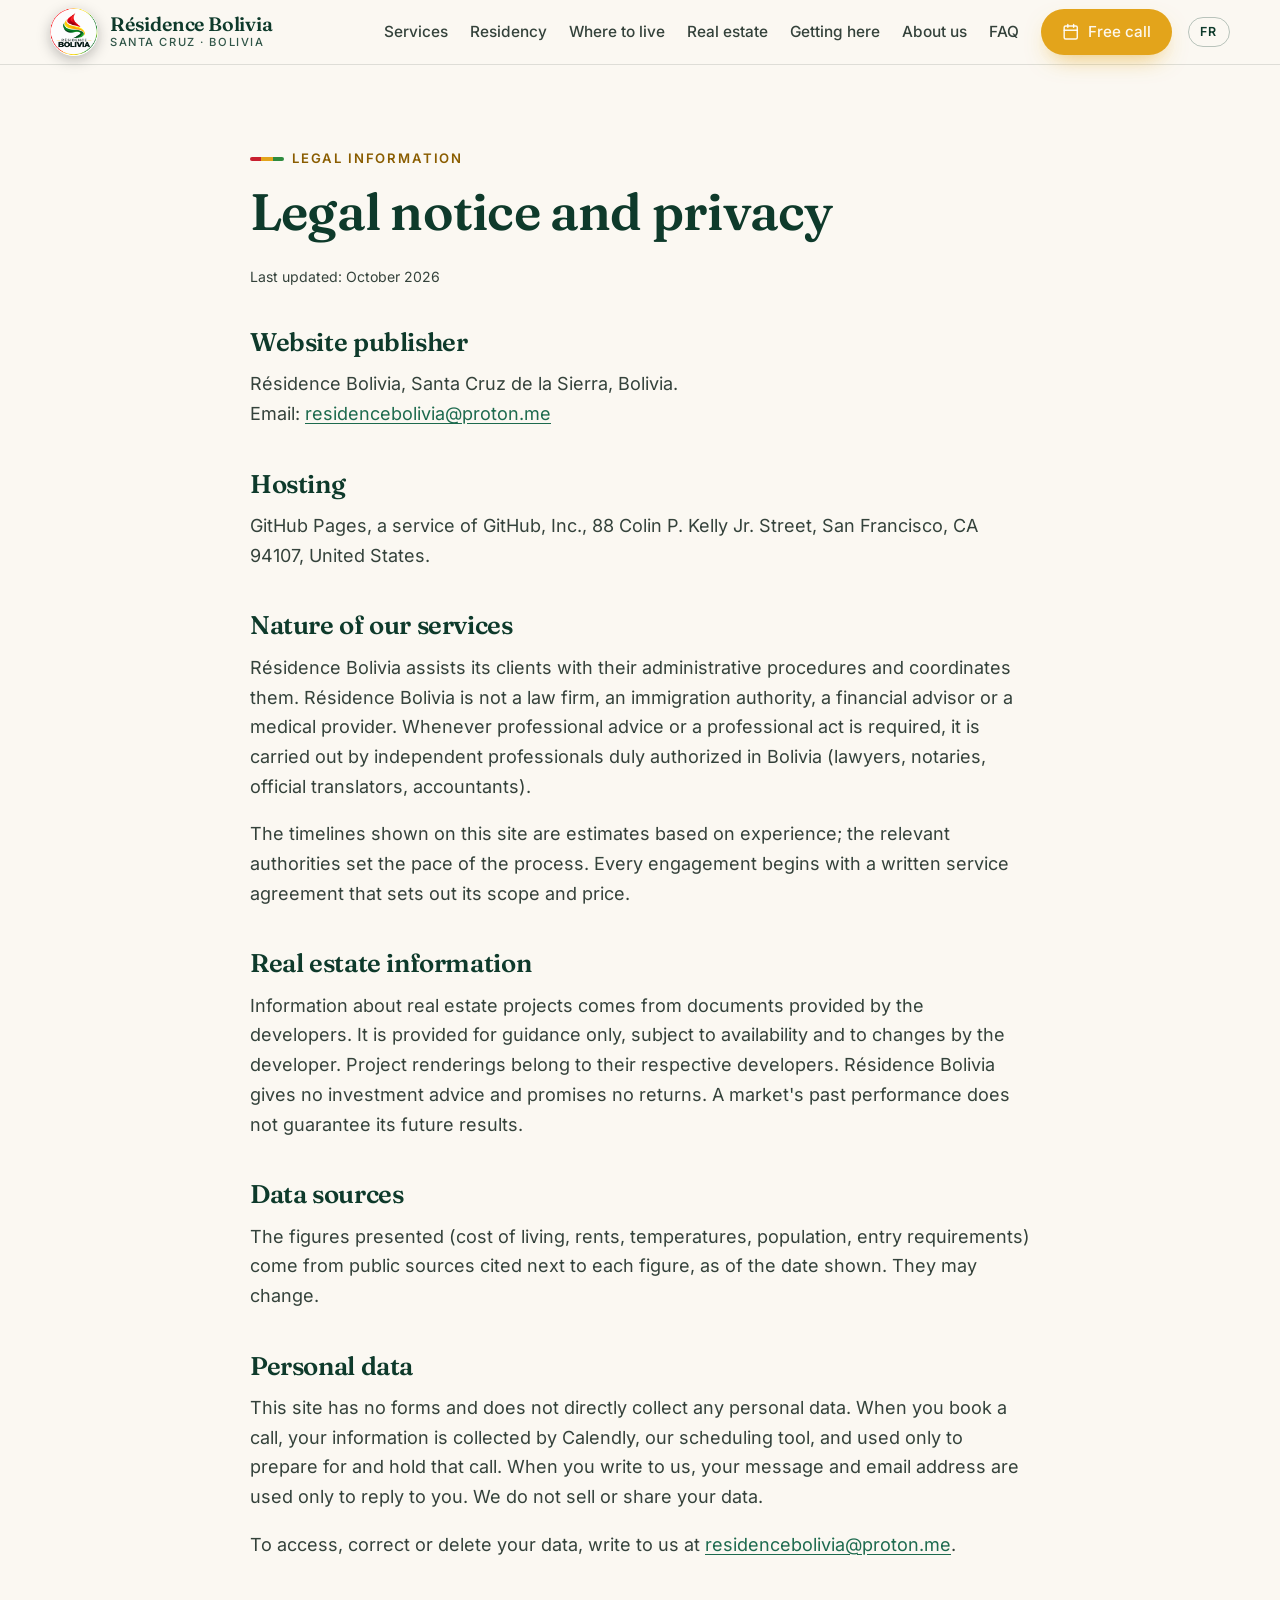
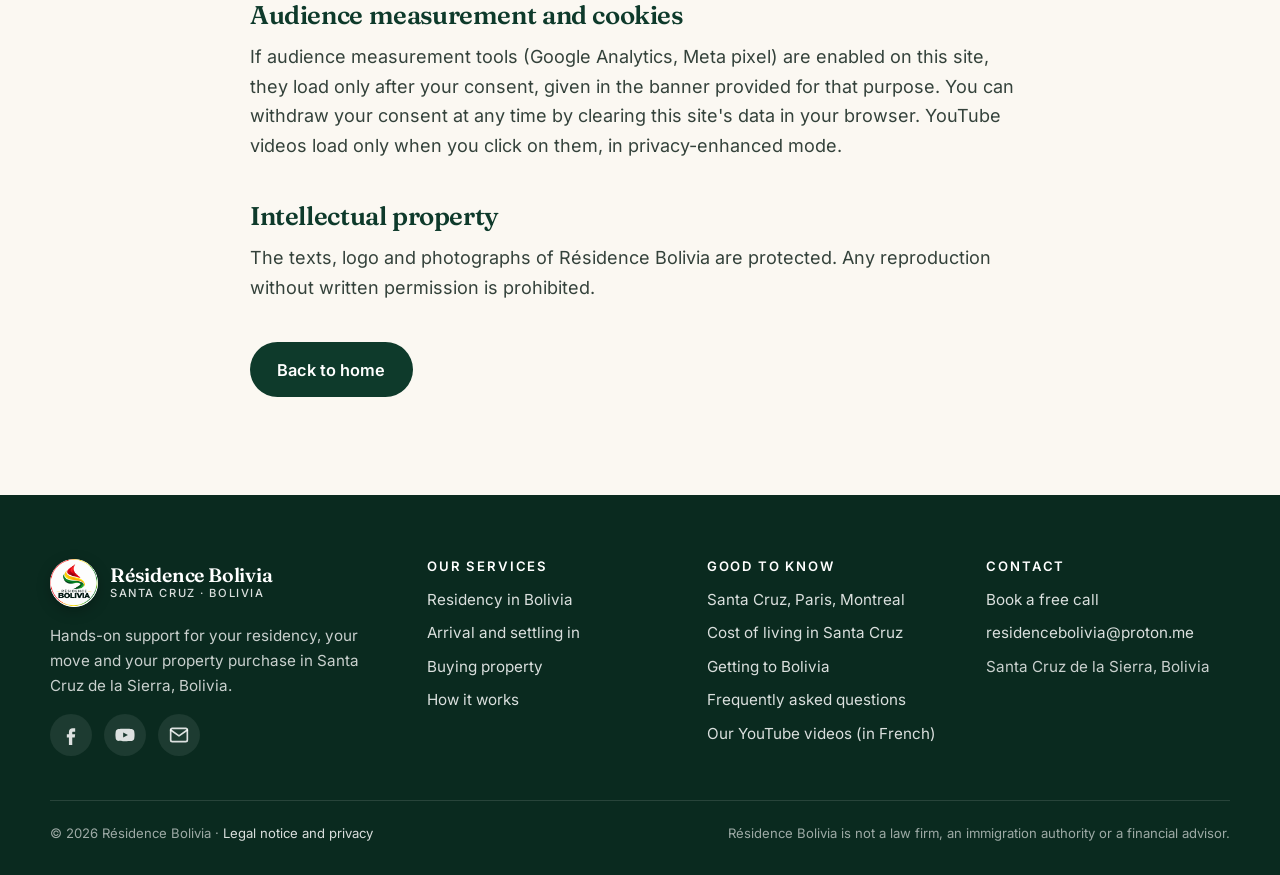
<file: en/legal-notice.html>
<!doctype html>
<html lang="en" class="no-js">
<head>
<meta charset="utf-8">
<meta name="viewport" content="width=device-width, initial-scale=1">
<title>Legal notice and privacy | Résidence Bolivia</title>
<meta name="description" content="Legal notice, nature of our services and privacy policy of the Résidence Bolivia website.">
<link rel="canonical" href="https://www.residence-bolivia.co/en/legal-notice.html">
<link rel="alternate" hreflang="fr" href="https://www.residence-bolivia.co/mentions-legales.html">
<link rel="alternate" hreflang="en" href="https://www.residence-bolivia.co/en/legal-notice.html">
<link rel="alternate" hreflang="x-default" href="https://www.residence-bolivia.co/mentions-legales.html">
<meta name="robots" content="noindex, follow">
<link rel="icon" type="image/png" href="../favicon.png">
<link rel="stylesheet" href="../assets/css/style.css">
</head>
<body>
<a class="skip" href="#content">Skip to content</a>
<header class="site-header always-solid">
  <div class="wrap bar">
    <a class="brand" href="./" aria-label="Résidence Bolivia, home">
      <img src="../assets/img/logo-160.png" width="48" height="48" alt="">
      <span>Résidence Bolivia<small>Santa Cruz · Bolivia</small></span>
    </a>
    <button class="menu-btn" aria-label="Open menu" aria-expanded="false"><svg viewBox="0 0 24 24" fill="none" stroke="currentColor" stroke-width="2" stroke-linecap="round" stroke-linejoin="round" aria-hidden="true"><path d="M4 7h16M4 12h16M4 17h16"/></svg></button>
    <nav class="nav" aria-label="Main navigation">
      <button class="close" aria-label="Close menu"><svg viewBox="0 0 24 24" fill="none" stroke="currentColor" stroke-width="2" stroke-linecap="round" stroke-linejoin="round" aria-hidden="true"><path d="M18 6 6 18M6 6l12 12"/></svg></button>
      <a href="./#services">Services</a>
      <a href="./#residency">Residency</a>
      <a href="./#where-to-live">Where to live</a>
      <a href="real-estate.html">Real estate</a>
      <a href="./#getting-here">Getting here</a>
      <a href="./#about">About us</a>
      <a href="./#faq">FAQ</a>
      <a class="btn btn-gold" href="https://calendly.com/residence-bolivia/30min?utm_source=site&amp;utm_medium=web&amp;utm_campaign=en-menu" target="_blank" rel="noopener"><svg viewBox="0 0 24 24" fill="none" stroke="currentColor" stroke-width="2" stroke-linecap="round" stroke-linejoin="round" aria-hidden="true"><rect x="3" y="4" width="18" height="18" rx="2"/><path d="M16 2v4M8 2v4M3 10h18"/></svg>Free call</a>
    </nav>
    <nav class="lang-switch" aria-label="Language / Langue"><a href="../mentions-legales.html" hreflang="fr" lang="fr" title="Français" aria-label="Version française">FR</a><a href="legal-notice.html" hreflang="en" lang="en" aria-current="true" title="English">EN</a></nav>
  </div>
</header>
<main id="content" class="page-plain">
  <div class="wrap prose">
    <span class="eyebrow">Legal information</span>
    <h1>Legal notice and privacy</h1>
    <p class="note">Last updated: October 2026</p>

    <h2>Website publisher</h2>
    <p>Résidence Bolivia, Santa Cruz de la Sierra, Bolivia.<br>Email: <a href="mailto:residencebolivia@proton.me">residencebolivia@proton.me</a></p>

    <h2>Hosting</h2>
    <p>GitHub Pages, a service of GitHub, Inc., 88 Colin P. Kelly Jr. Street, San Francisco, CA 94107, United States.</p>

    <h2>Nature of our services</h2>
    <p>Résidence Bolivia assists its clients with their administrative procedures and coordinates them. Résidence Bolivia is not a law firm, an immigration authority, a financial advisor or a medical provider. Whenever professional advice or a professional act is required, it is carried out by independent professionals duly authorized in Bolivia (lawyers, notaries, official translators, accountants).</p>
    <p>The timelines shown on this site are estimates based on experience; the relevant authorities set the pace of the process. Every engagement begins with a written service agreement that sets out its scope and price.</p>

    <h2>Real estate information</h2>
    <p>Information about real estate projects comes from documents provided by the developers. It is provided for guidance only, subject to availability and to changes by the developer. Project renderings belong to their respective developers. Résidence Bolivia gives no investment advice and promises no returns. A market's past performance does not guarantee its future results.</p>

    <h2>Data sources</h2>
    <p>The figures presented (cost of living, rents, temperatures, population, entry requirements) come from public sources cited next to each figure, as of the date shown. They may change.</p>

    <h2>Personal data</h2>
    <p>This site has no forms and does not directly collect any personal data. When you book a call, your information is collected by Calendly, our scheduling tool, and used only to prepare for and hold that call. When you write to us, your message and email address are used only to reply to you. We do not sell or share your data.</p>
    <p>To access, correct or delete your data, write to us at <a href="mailto:residencebolivia@proton.me">residencebolivia@proton.me</a>.</p>

    <h2>Audience measurement and cookies</h2>
    <p>If audience measurement tools (Google Analytics, Meta pixel) are enabled on this site, they load only after your consent, given in the banner provided for that purpose. You can withdraw your consent at any time by clearing this site's data in your browser. YouTube videos load only when you click on them, in privacy-enhanced mode.</p>

    <h2>Intellectual property</h2>
    <p>The texts, logo and photographs of Résidence Bolivia are protected. Any reproduction without written permission is prohibited.</p>

    <p style="margin-top:40px"><a class="btn btn-forest" href="./">Back to home</a></p>
  </div>
</main>
<div style="height:80px"></div>
<footer class="site-footer">
  <div class="wrap">
    <div class="cols">
      <div>
        <a class="brand" href="./"><img src="../assets/img/logo-160.png" width="48" height="48" alt=""><span>Résidence Bolivia<small>Santa Cruz · Bolivia</small></span></a>
        <p>Hands-on support for your residency, your move and your property purchase in Santa Cruz de la Sierra, Bolivia.</p>
        <div class="social">
          <a href="https://www.facebook.com/residencebolivia" target="_blank" rel="noopener" aria-label="Facebook"><svg viewBox="0 0 24 24" fill="currentColor" aria-hidden="true"><path d="M14 8h3V4h-3c-2.8 0-4.5 1.8-4.5 4.6V11H7v4h2.5v9h4v-9h3l.5-4h-3.5V8.8c0-.5.3-.8.5-.8z"/></svg></a>
          <a href="https://www.youtube.com/@residencebolivia" target="_blank" rel="noopener" aria-label="YouTube"><svg viewBox="0 0 24 24" fill="currentColor" aria-hidden="true"><path d="M23 7.2a3 3 0 0 0-2.1-2.1C19 4.6 12 4.6 12 4.6s-7 0-8.9.5A3 3 0 0 0 1 7.2 31 31 0 0 0 .5 12 31 31 0 0 0 1 16.8a3 3 0 0 0 2.1 2.1c1.9.5 8.9.5 8.9.5s7 0 8.9-.5a3 3 0 0 0 2.1-2.1 31 31 0 0 0 .5-4.8 31 31 0 0 0-.5-4.8zM9.8 15.1V8.9l5.7 3.1z"/></svg></a>
          <a href="mailto:residencebolivia@proton.me" aria-label="Email"><svg viewBox="0 0 24 24" fill="none" stroke="currentColor" stroke-width="2" stroke-linecap="round" stroke-linejoin="round" aria-hidden="true"><rect x="2" y="4" width="20" height="16" rx="2"/><path d="m22 6-10 7L2 6"/></svg></a>
        </div>
      </div>
      <div>
        <h4>Our services</h4>
        <ul>
          <li><a href="./#residency">Residency in Bolivia</a></li>
          <li><a href="./#services">Arrival and settling in</a></li>
          <li><a href="real-estate.html">Buying property</a></li>
          <li><a href="./#how-it-works">How it works</a></li>
        </ul>
      </div>
      <div>
        <h4>Good to know</h4>
        <ul>
          <li><a href="./#compare">Santa Cruz, Paris, Montreal</a></li>
          <li><a href="cost-of-living-santa-cruz.html">Cost of living in Santa Cruz</a></li>
          <li><a href="./#getting-here">Getting to Bolivia</a></li>
          <li><a href="./#faq">Frequently asked questions</a></li>
          <li><a href="https://www.youtube.com/@residencebolivia" target="_blank" rel="noopener">Our YouTube videos (in French)</a></li>
        </ul>
      </div>
      <div>
        <h4>Contact</h4>
        <ul>
          <li><a href="https://calendly.com/residence-bolivia/30min?utm_source=site&amp;utm_medium=web&amp;utm_campaign=en-pied-de-page" target="_blank" rel="noopener">Book a free call</a></li>
          <li><a href="mailto:residencebolivia@proton.me">residencebolivia@proton.me</a></li>
          <li>Santa Cruz de la Sierra, Bolivia</li>
        </ul>
      </div>
    </div>
    <div class="legal">
      <span>© <span data-year>2026</span> Résidence Bolivia · <a href="legal-notice.html">Legal notice and privacy</a></span>
      <span>Résidence Bolivia is not a law firm, an immigration authority or a financial advisor.</span>
    </div>
  </div>
</footer>
<div class="mobile-cta">
  <a class="btn btn-gold" href="https://calendly.com/residence-bolivia/30min?utm_source=site&amp;utm_medium=web&amp;utm_campaign=en-barre-mobile" target="_blank" rel="noopener"><svg viewBox="0 0 24 24" fill="none" stroke="currentColor" stroke-width="2" stroke-linecap="round" stroke-linejoin="round" aria-hidden="true"><rect x="3" y="4" width="18" height="18" rx="2"/><path d="M16 2v4M8 2v4M3 10h18"/></svg>Free 30-minute call</a>
  <a class="btn btn-forest" href="mailto:residencebolivia@proton.me" aria-label="Send us an email"><svg viewBox="0 0 24 24" fill="none" stroke="currentColor" stroke-width="2" stroke-linecap="round" stroke-linejoin="round" aria-hidden="true"><rect x="2" y="4" width="20" height="16" rx="2"/><path d="m22 6-10 7L2 6"/></svg></a>
</div>
<div class="consent" role="dialog" aria-label="Audience measurement">
  <p>We would like to measure visits to this site (Google Analytics, Meta) to improve it. Do you agree?</p>
  <div class="btn-row"><button class="btn btn-forest" data-consent="yes">Accept</button><button class="btn btn-line" data-consent="no">Decline</button></div>
</div>
<script src="../assets/js/main.js" defer></script>
</body>
</html>
</file>
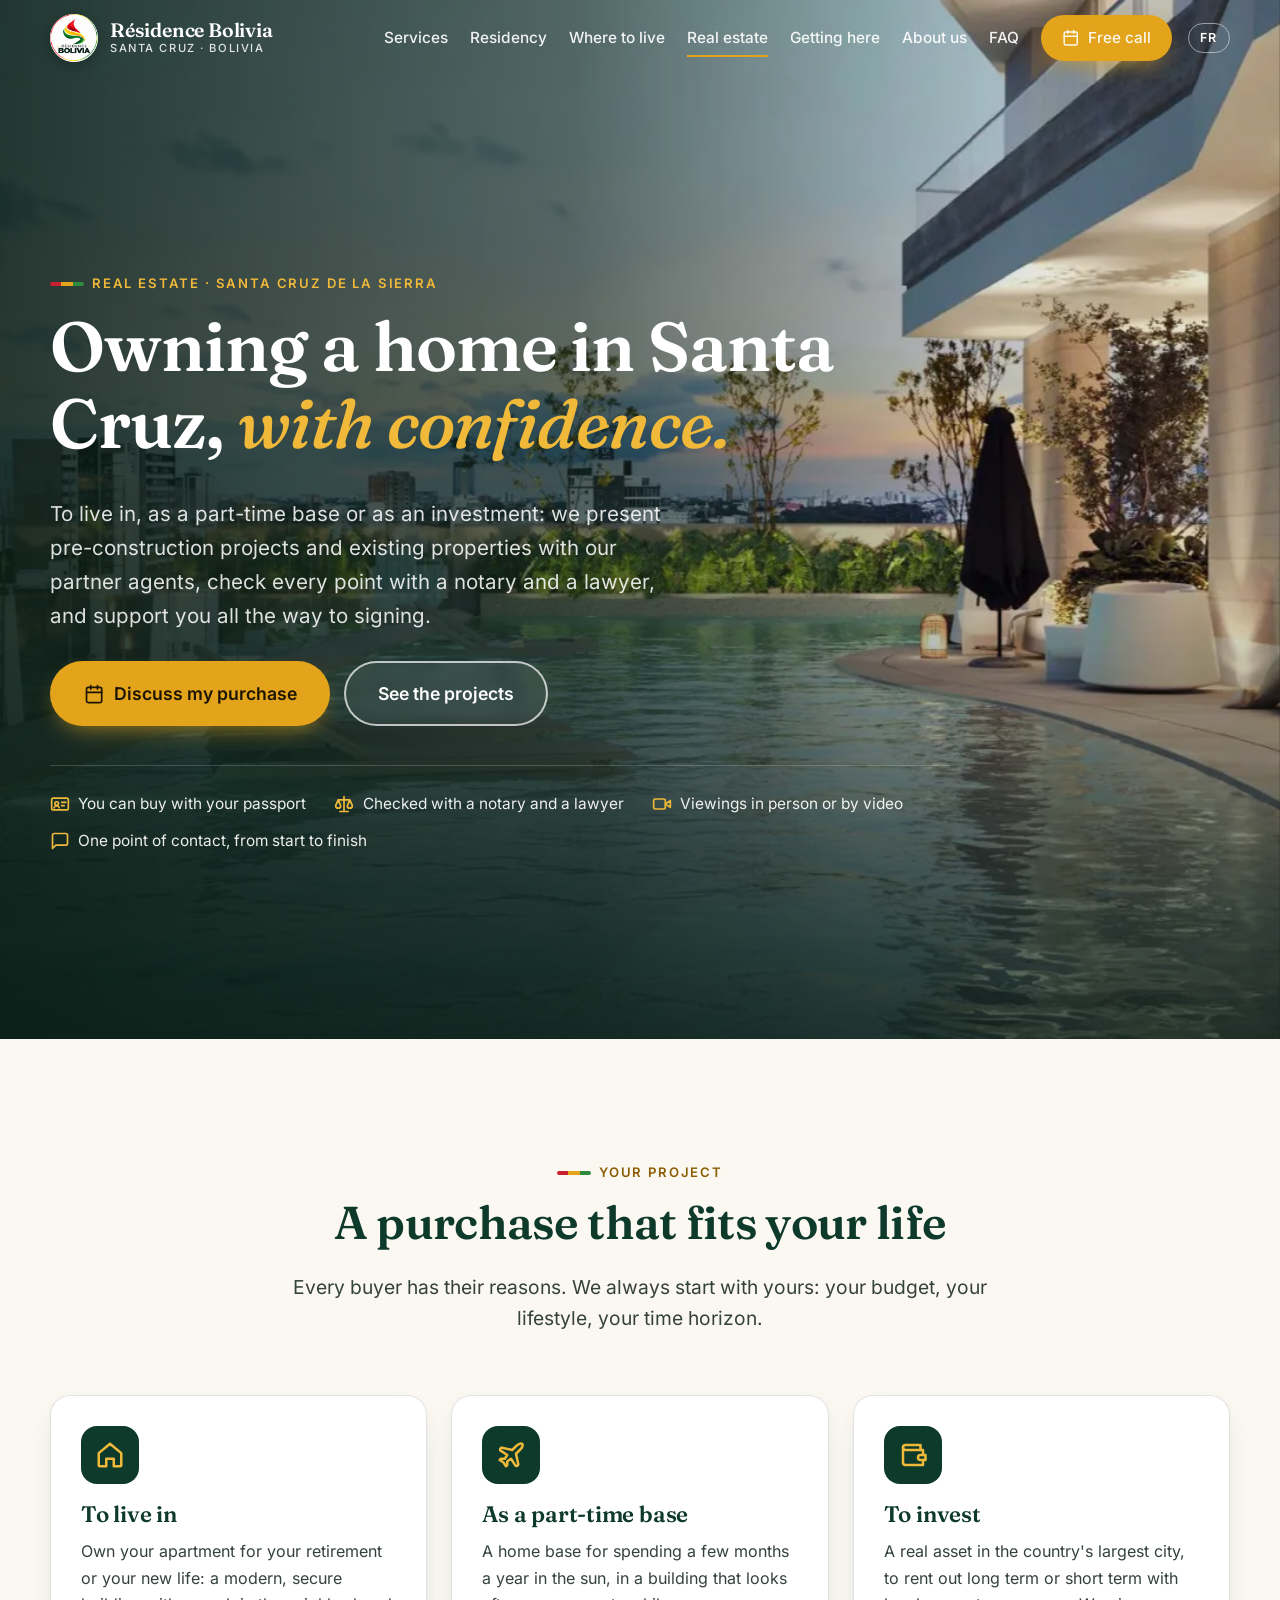
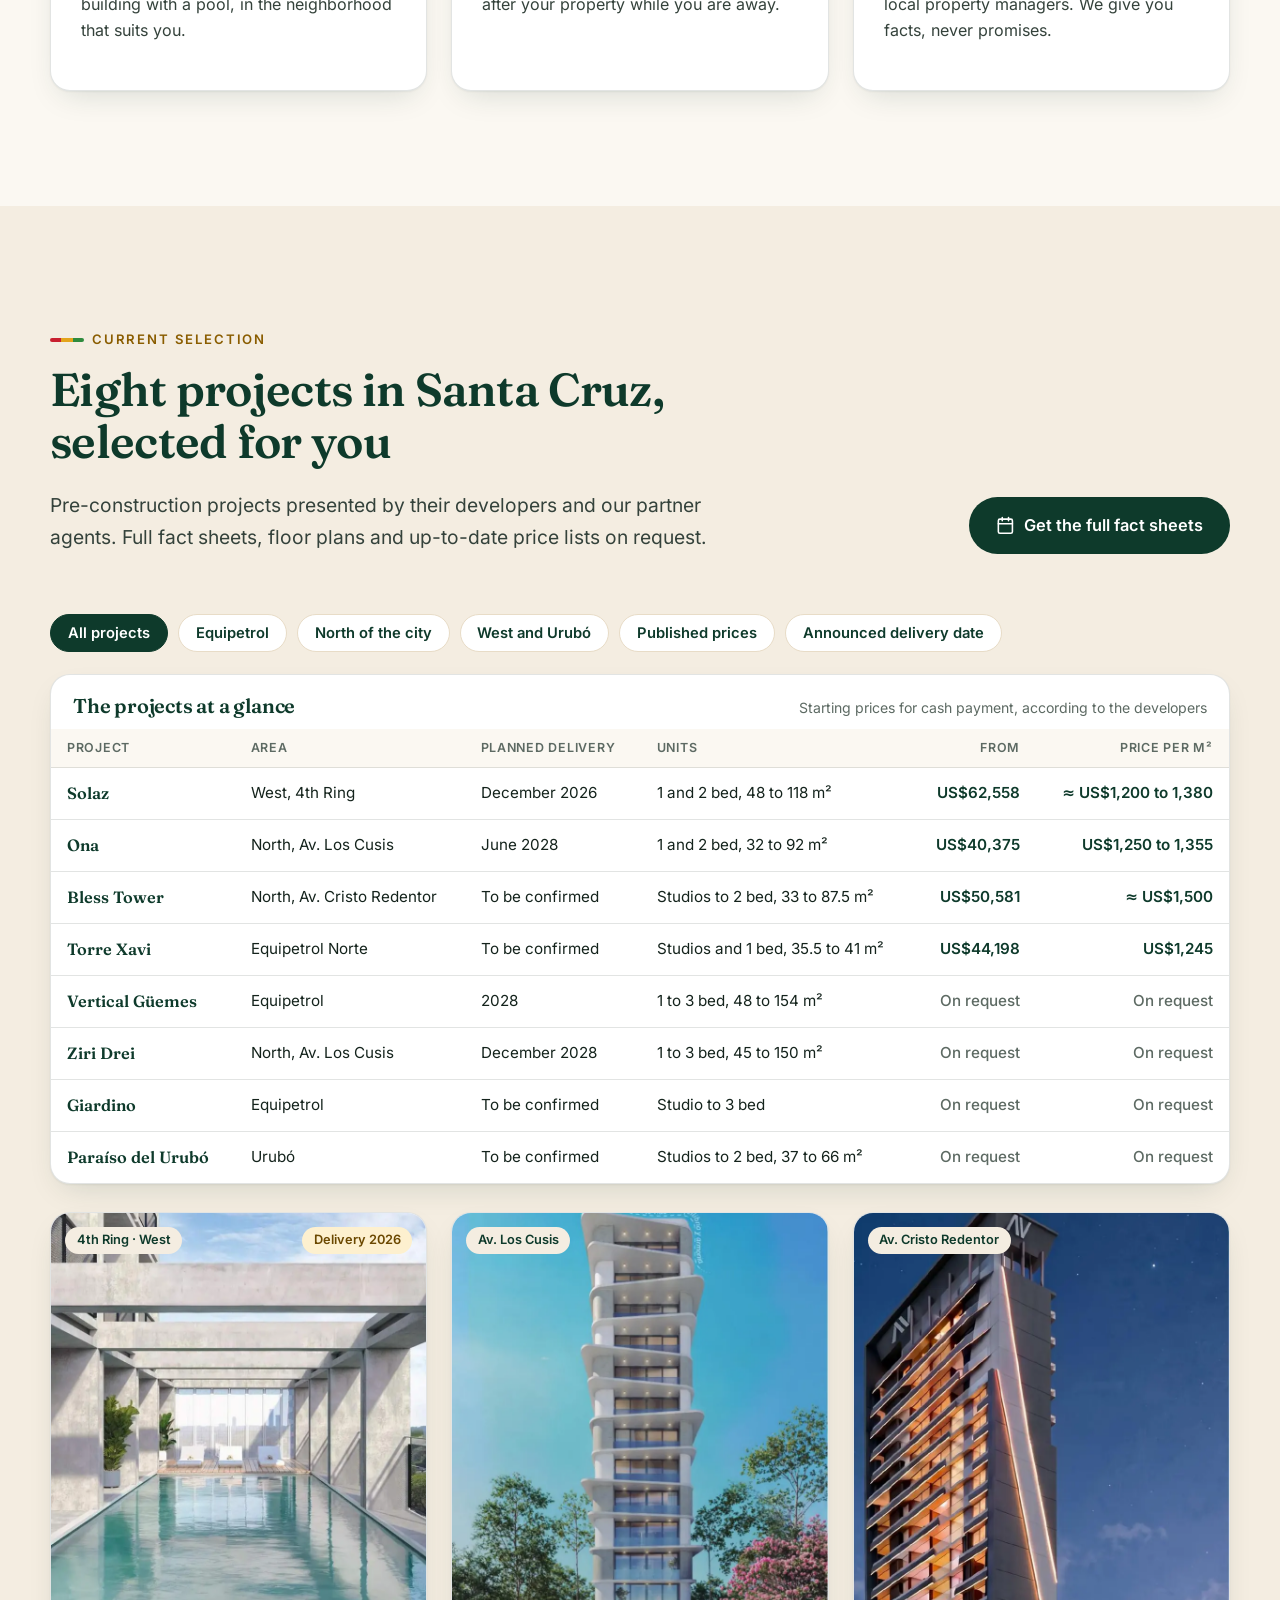
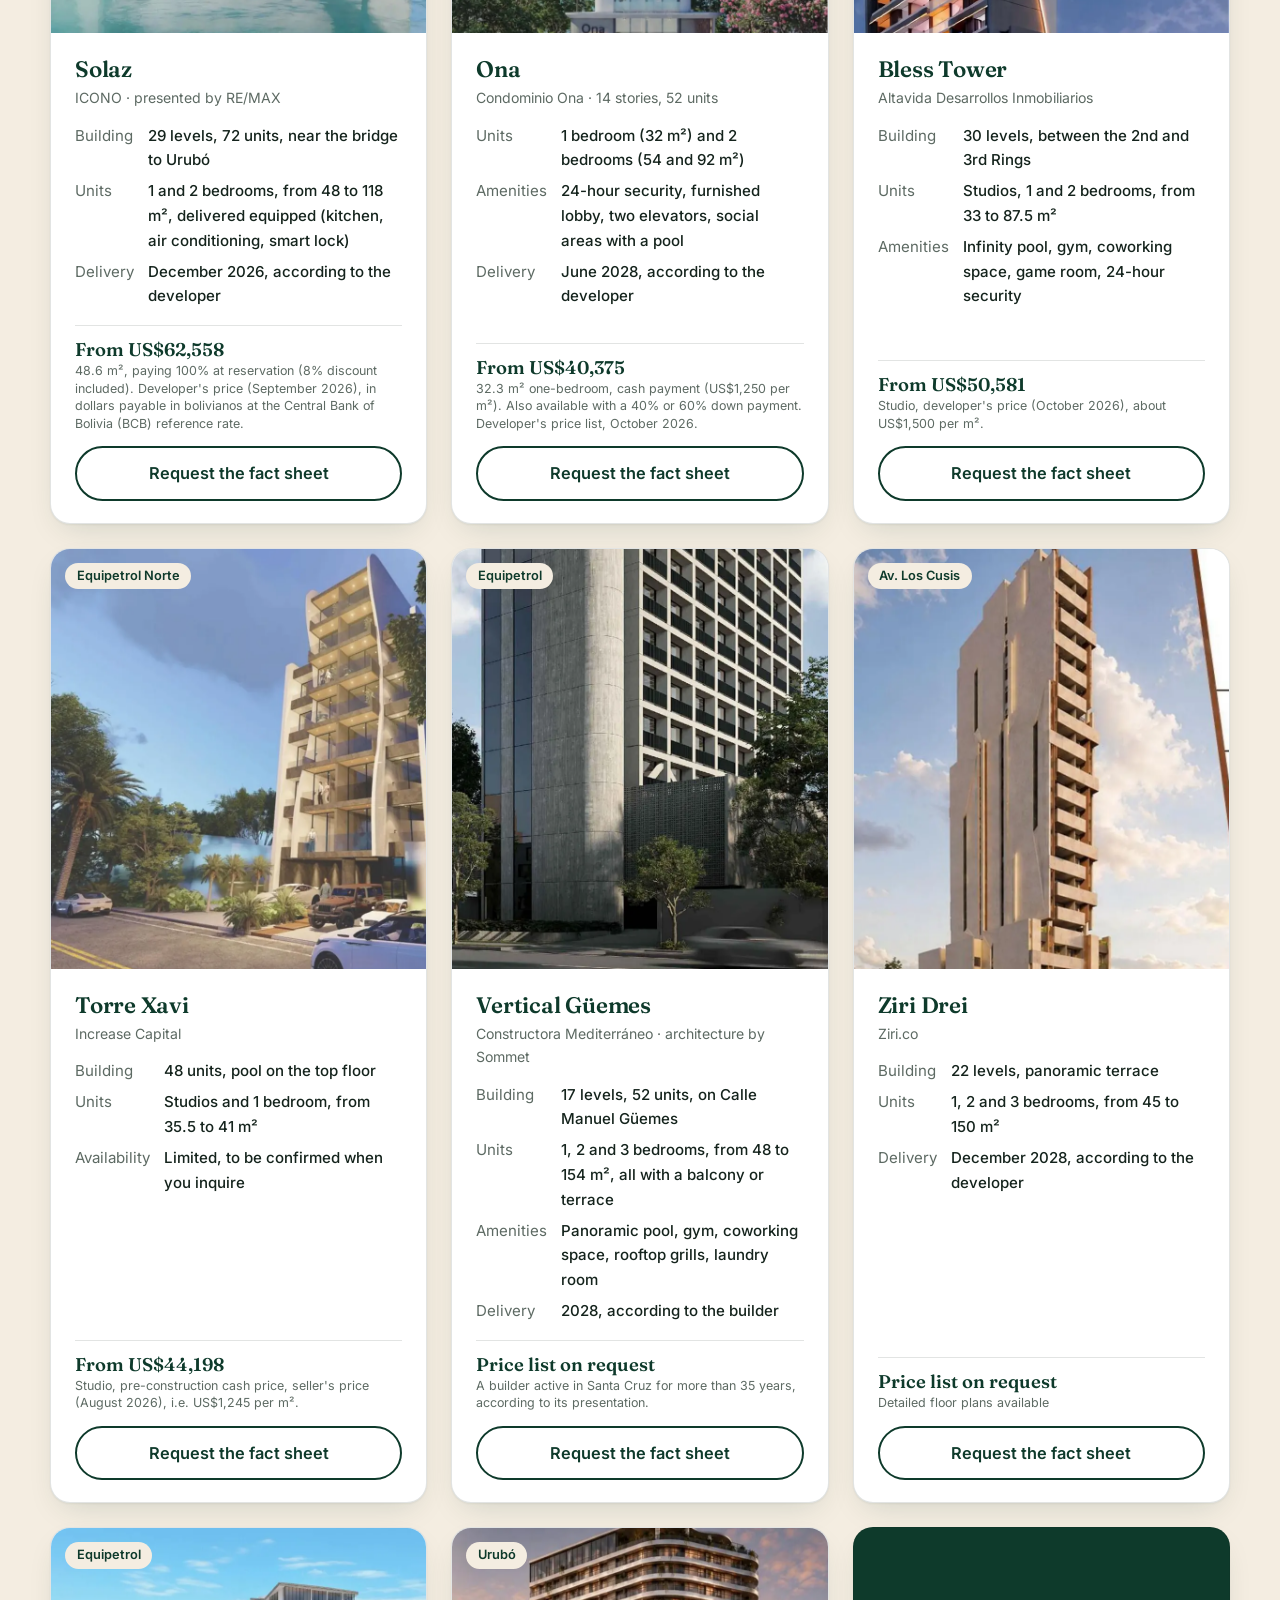
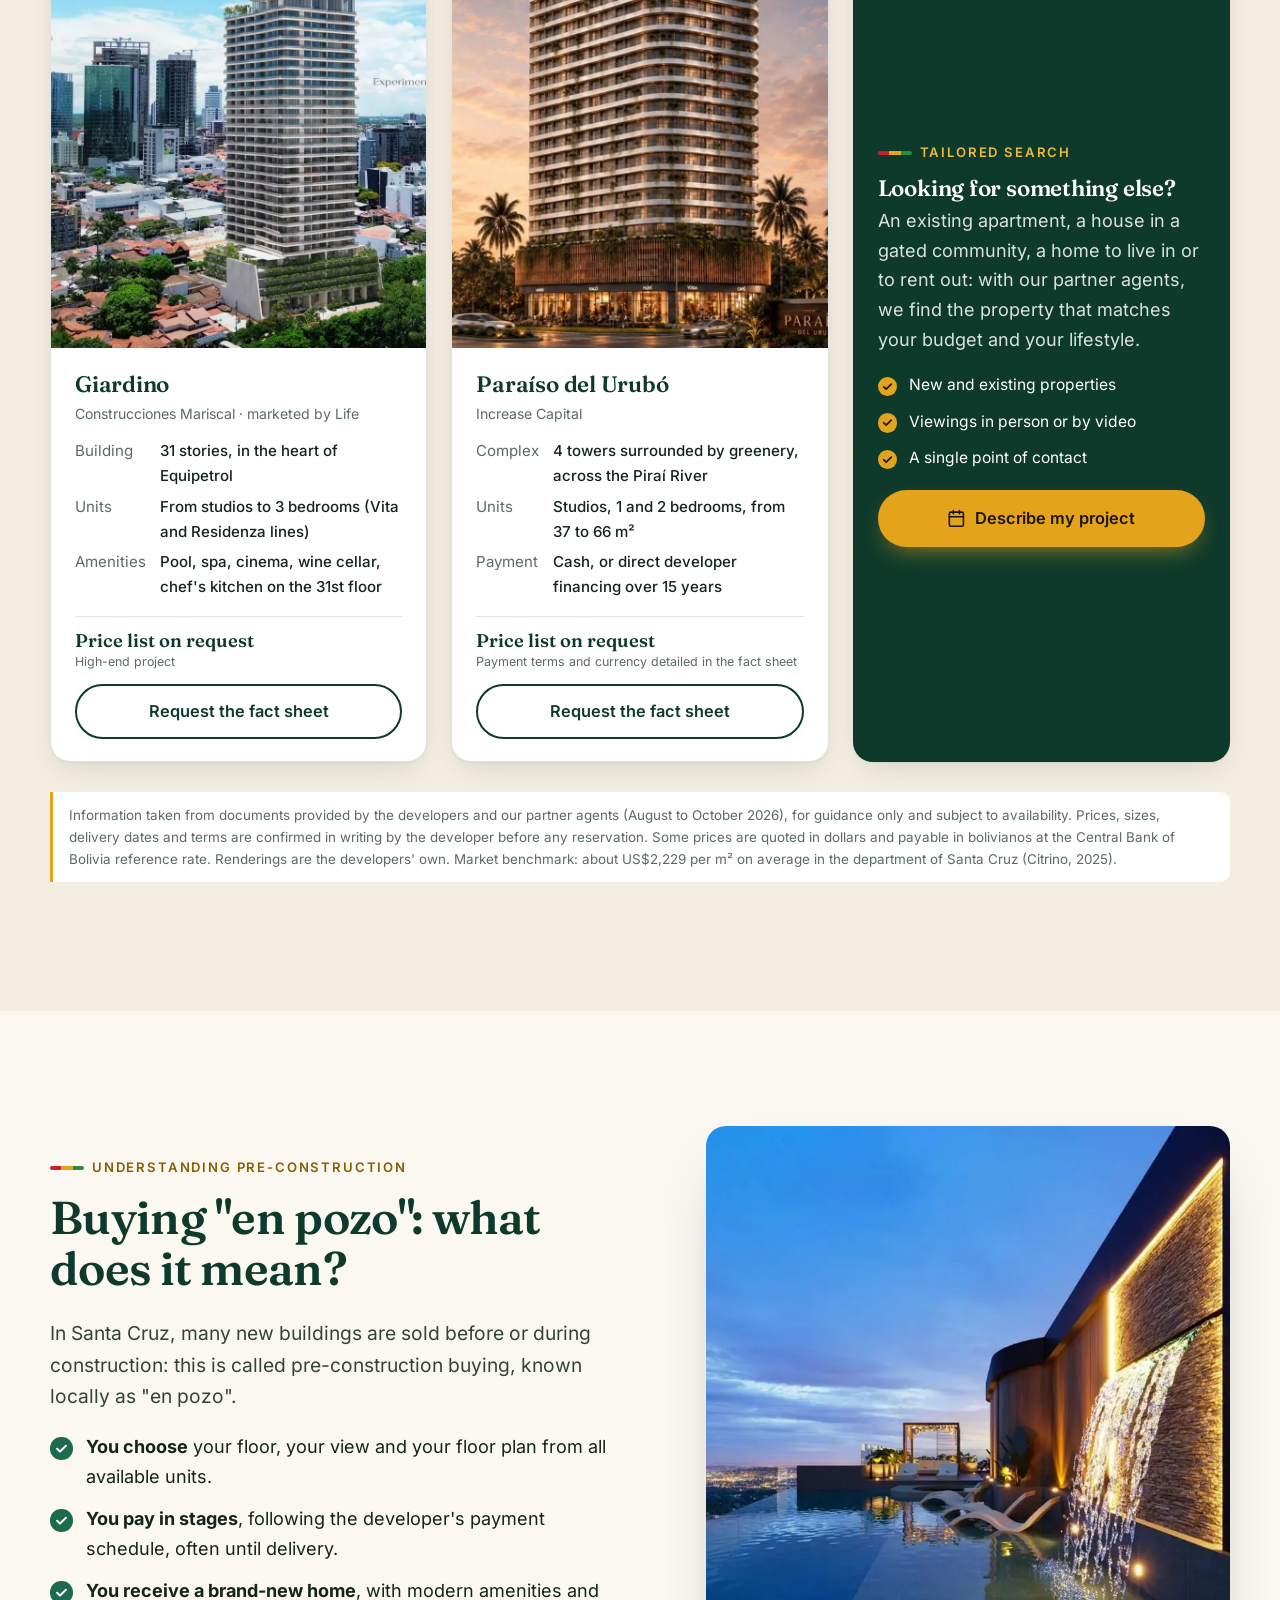
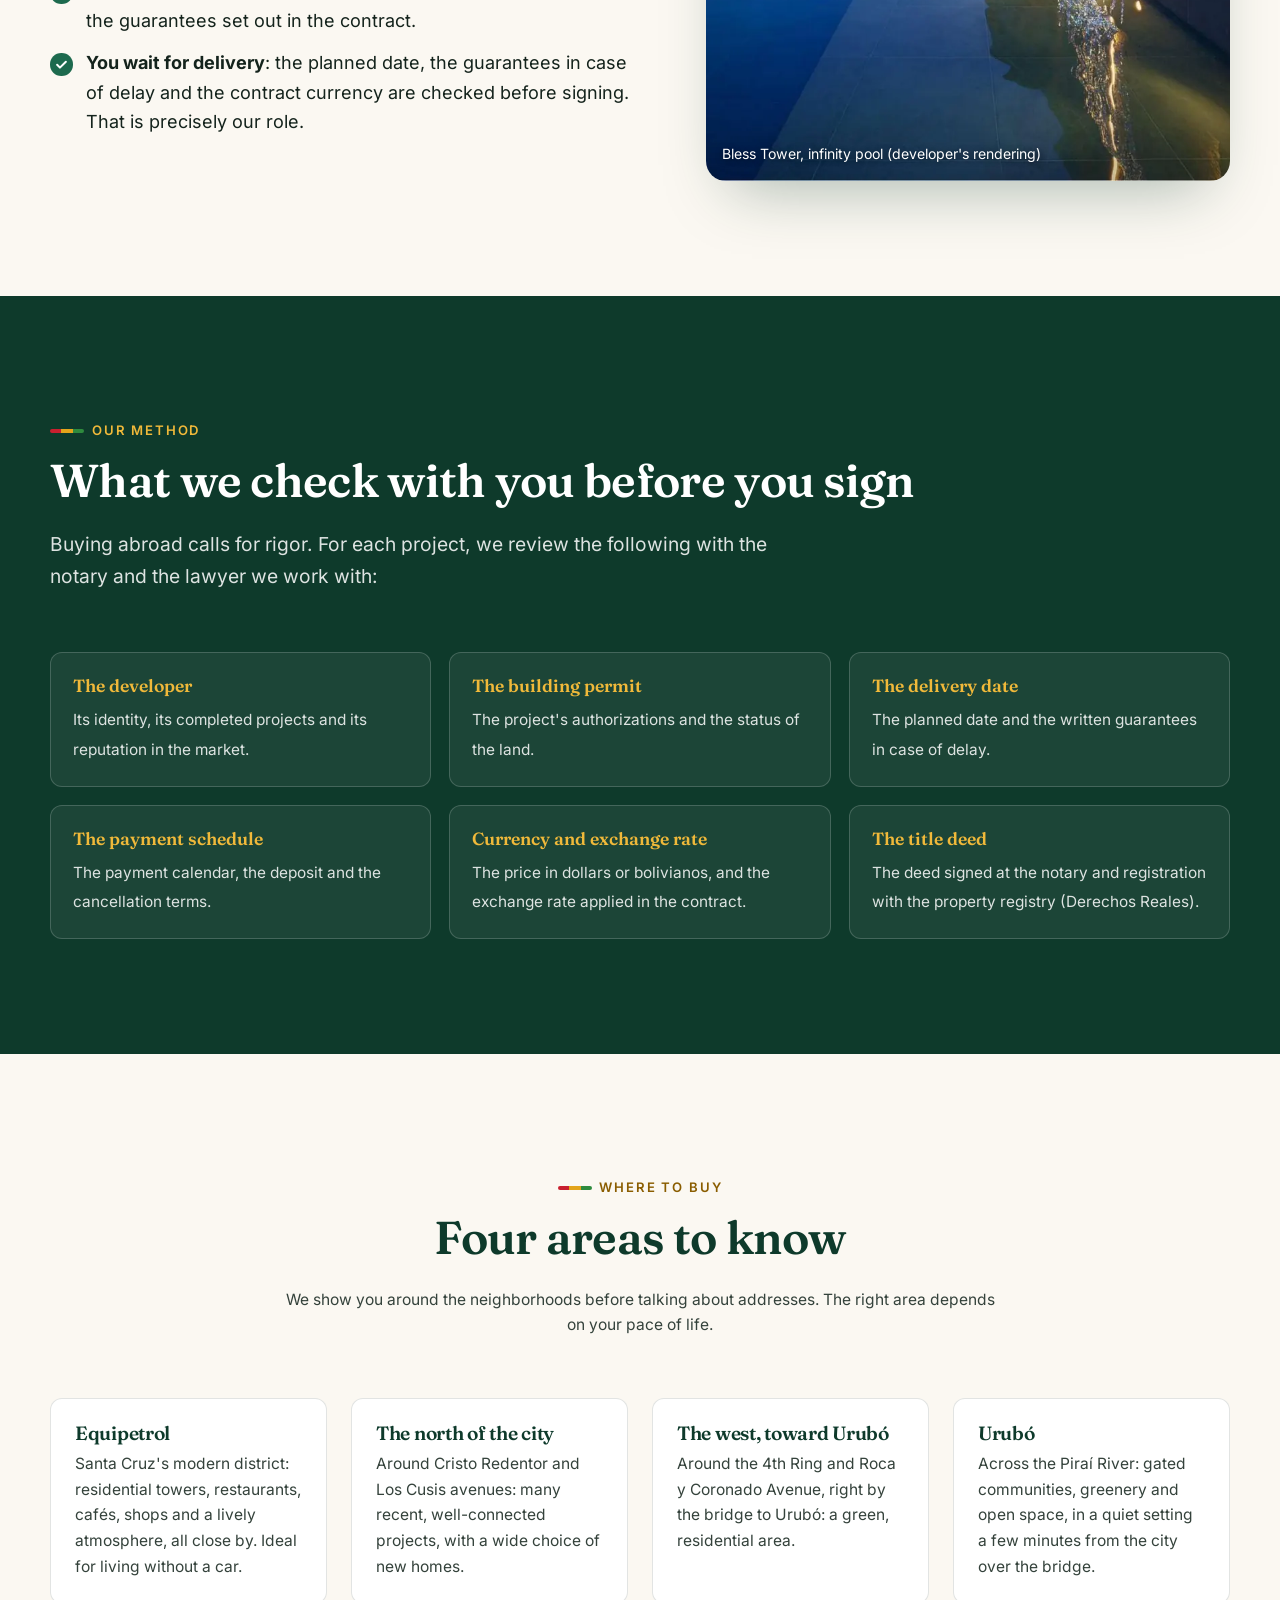
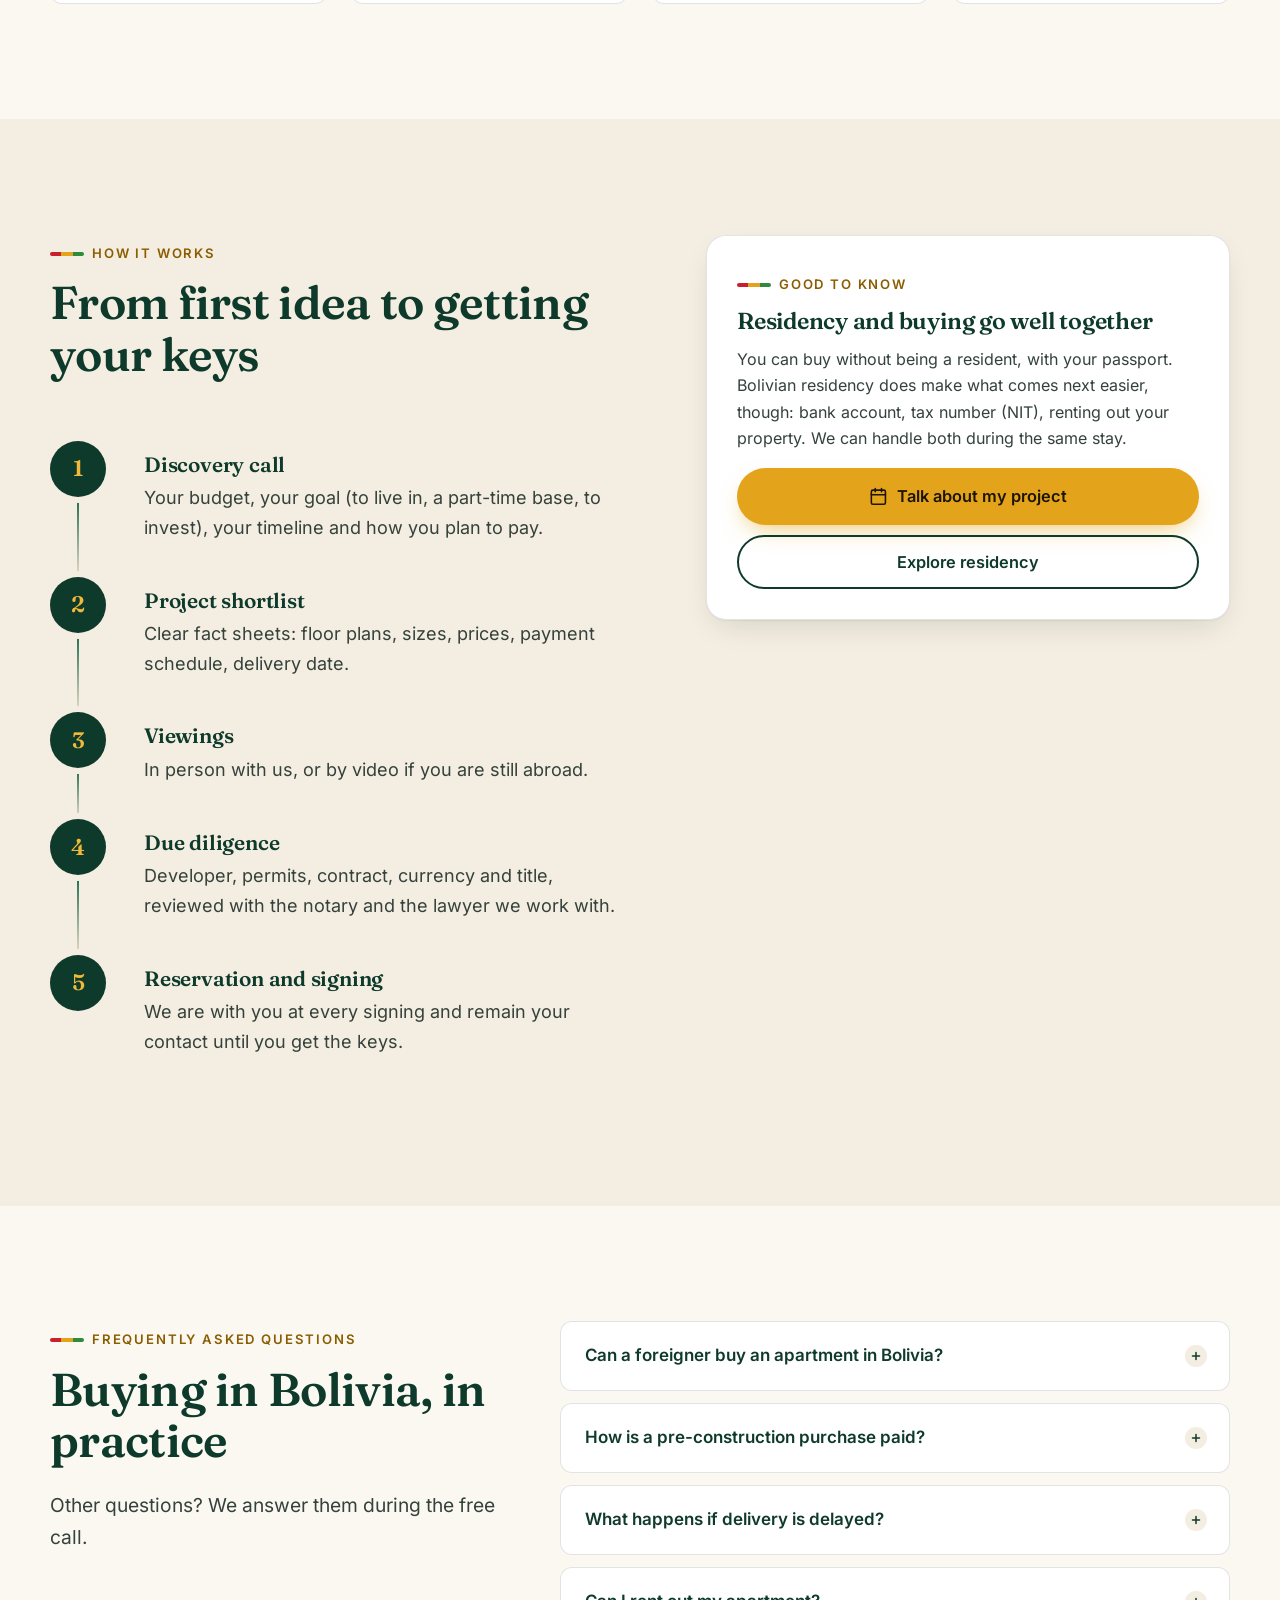
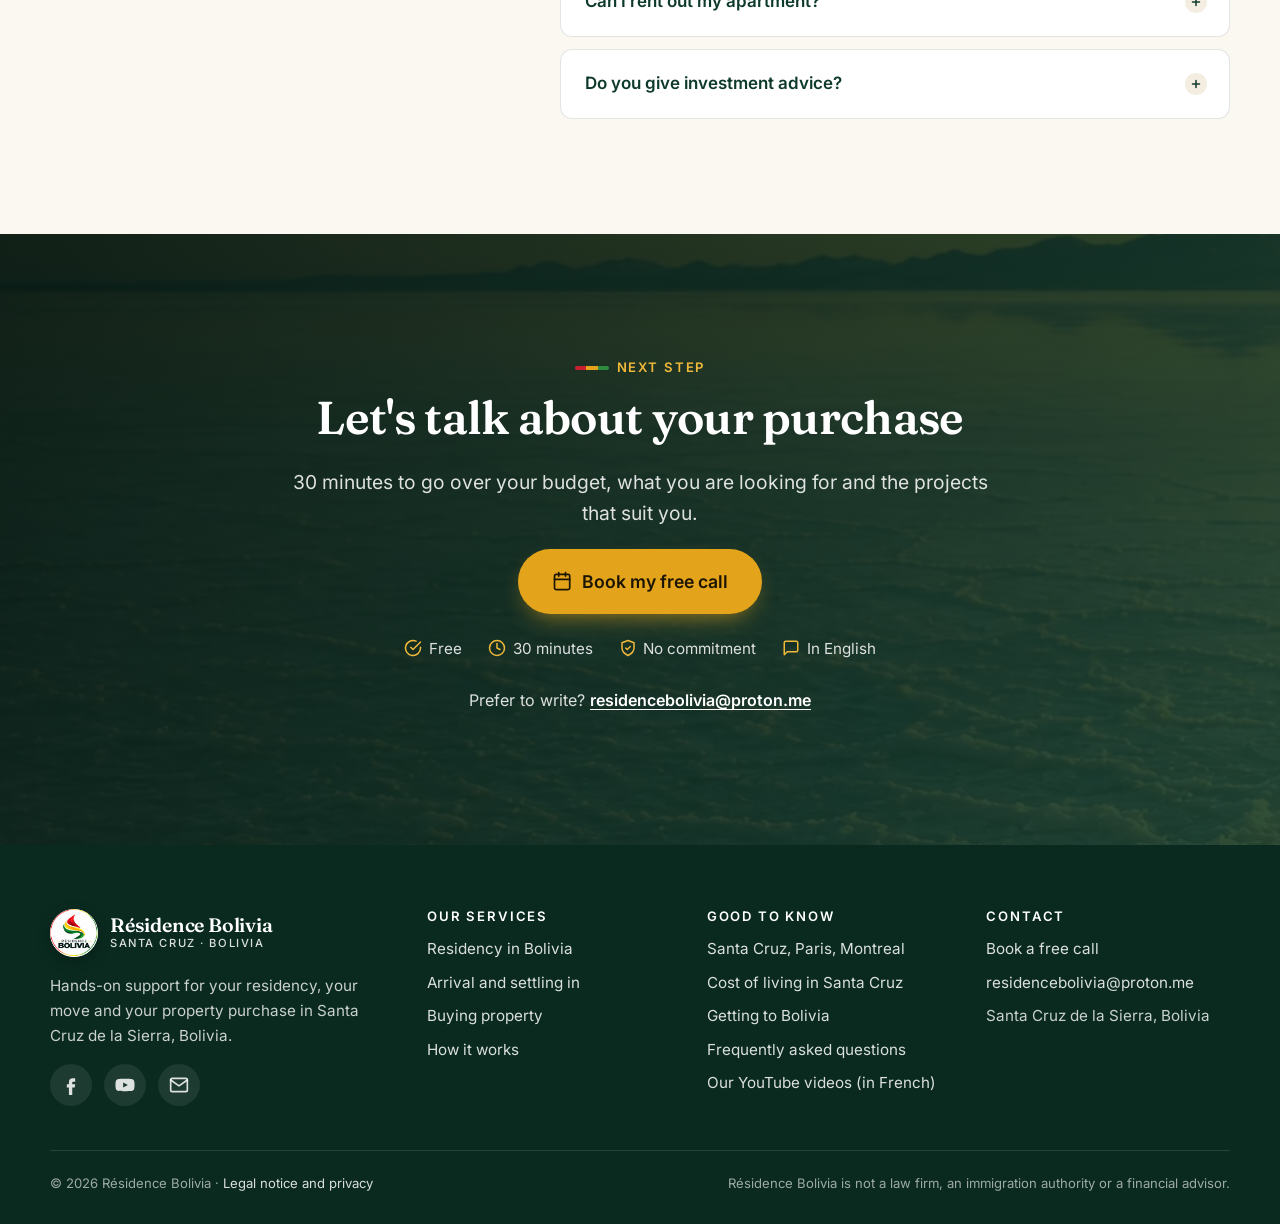
<file: en/real-estate.html>
<!doctype html>
<html lang="en" class="no-js">
<head>
<meta charset="utf-8">
<meta name="viewport" content="width=device-width, initial-scale=1">
<title>Buying an apartment in Santa Cruz, Bolivia | Résidence Bolivia</title>
<meta name="description" content="Eight pre-construction projects in Santa Cruz, checked with a notary and a lawyer: prices, delivery dates, neighborhoods. Support all the way to signing.">
<link rel="canonical" href="https://www.residence-bolivia.co/en/real-estate.html">
<link rel="alternate" hreflang="fr" href="https://www.residence-bolivia.co/immobilier.html">
<link rel="alternate" hreflang="en" href="https://www.residence-bolivia.co/en/real-estate.html">
<link rel="alternate" hreflang="x-default" href="https://www.residence-bolivia.co/immobilier.html">
<meta name="theme-color" content="#0e3a2b">
<meta property="og:type" content="website">
<meta property="og:locale" content="en_US">
<meta property="og:site_name" content="Résidence Bolivia">
<meta property="og:title" content="Owning a home in Santa Cruz, Bolivia, with support">
<meta property="og:description" content="Eight pre-construction projects in Santa Cruz, checked with a notary and a lawyer. Free 30-minute call.">
<meta property="og:url" content="https://www.residence-bolivia.co/en/real-estate.html">
<meta property="og:image" content="https://www.residence-bolivia.co/og-image.jpg">
<meta name="twitter:card" content="summary_large_image">
<link rel="icon" type="image/png" href="../favicon.png">
<link rel="apple-touch-icon" href="../apple-touch-icon.png">
<link rel="preload" href="../assets/fonts/fraunces.woff2" as="font" type="font/woff2" crossorigin>
<link rel="preload" href="../assets/fonts/inter.woff2" as="font" type="font/woff2" crossorigin>
<link rel="stylesheet" href="../assets/css/style.css">
<script type="application/ld+json">{"@context": "https://schema.org", "@type": "FAQPage", "mainEntity": [{"@type": "Question", "name": "Can a foreigner buy an apartment in Bolivia?", "acceptedAnswer": {"@type": "Answer", "text": "Yes. A foreigner can buy an apartment in Santa Cruz without being a resident: the passport is the ID used at the notary. The Bolivian Constitution only prohibits foreigners from acquiring property within 50 km (31 mi) of the borders (article 262), which does not affect Santa Cruz de la Sierra. Depending on the notary, a Bolivian tax number may also be requested: we check this with you before signing."}}, {"@type": "Question", "name": "How is a pre-construction purchase paid?", "acceptedAnswer": {"@type": "Answer", "text": "It depends on the developer: in cash, in installments during construction, or sometimes with direct developer financing. We compare the options with you, taking into account the currency and exchange rate set in the contract."}}, {"@type": "Question", "name": "What happens if delivery is delayed?", "acceptedAnswer": {"@type": "Answer", "text": "It depends on the contract. That is why, before signing, we check the planned delivery date and the written guarantees in case of delay with our partner lawyer."}}, {"@type": "Question", "name": "Can I rent out my apartment?", "acceptedAnswer": {"@type": "Answer", "text": "Yes. To rent legally, you need a tax number (NIT), which in practice is obtained with the foreign resident ID card, and therefore residency. We support you with both, and connect you with local property managers."}}, {"@type": "Question", "name": "Do you give investment advice?", "acceptedAnswer": {"@type": "Answer", "text": "No. We present verifiable facts (prices, sizes, terms, sourced market data) so you can make an informed decision. We promise no returns and give no financial or tax advice."}}]}</script>
</head>
<body>
<a class="skip" href="#content">Skip to content</a>
<header class="site-header">
  <div class="wrap bar">
    <a class="brand" href="./" aria-label="Résidence Bolivia, home">
      <img src="../assets/img/logo-160.png" width="48" height="48" alt="">
      <span>Résidence Bolivia<small>Santa Cruz · Bolivia</small></span>
    </a>
    <button class="menu-btn" aria-label="Open menu" aria-expanded="false"><svg viewBox="0 0 24 24" fill="none" stroke="currentColor" stroke-width="2" stroke-linecap="round" stroke-linejoin="round" aria-hidden="true"><path d="M4 7h16M4 12h16M4 17h16"/></svg></button>
    <nav class="nav" aria-label="Main navigation">
      <button class="close" aria-label="Close menu"><svg viewBox="0 0 24 24" fill="none" stroke="currentColor" stroke-width="2" stroke-linecap="round" stroke-linejoin="round" aria-hidden="true"><path d="M18 6 6 18M6 6l12 12"/></svg></button>
      <a href="./#services">Services</a>
      <a href="./#residency">Residency</a>
      <a href="./#where-to-live">Where to live</a>
      <a href="real-estate.html" aria-current="page">Real estate</a>
      <a href="./#getting-here">Getting here</a>
      <a href="./#about">About us</a>
      <a href="./#faq">FAQ</a>
      <a class="btn btn-gold" href="https://calendly.com/residence-bolivia/30min?utm_source=site&amp;utm_medium=web&amp;utm_campaign=en-menu" target="_blank" rel="noopener"><svg viewBox="0 0 24 24" fill="none" stroke="currentColor" stroke-width="2" stroke-linecap="round" stroke-linejoin="round" aria-hidden="true"><rect x="3" y="4" width="18" height="18" rx="2"/><path d="M16 2v4M8 2v4M3 10h18"/></svg>Free call</a>
    </nav>
    <nav class="lang-switch" aria-label="Language / Langue"><a href="../immobilier.html" hreflang="fr" lang="fr" title="Français" aria-label="Version française">FR</a><a href="real-estate.html" hreflang="en" lang="en" aria-current="true" title="English">EN</a></nav>
  </div>
</header>

<main id="content">

<section class="hero hero-page" aria-label="Real estate in Santa Cruz">
  <div class="hero-img"><img src="../assets/img/giardino-piscine.webp" width="1800" height="882" alt="Pool of a residential project in Equipetrol (developer's rendering)" fetchpriority="high"></div>
  <div class="wrap on-dark">
    <span class="eyebrow">Real estate · Santa Cruz de la Sierra</span>
    <h1>Owning a home in Santa Cruz, <em>with confidence.</em></h1>
    <p class="lead">To live in, as a part-time base or as an investment: we present pre-construction projects and existing properties with our partner agents, check every point with a notary and a lawyer, and support you all the way to signing.</p>
    <div class="btn-row">
      <a class="btn btn-gold btn-lg" href="https://calendly.com/residence-bolivia/30min?utm_source=site&amp;utm_medium=web&amp;utm_campaign=en-immobilier-hero" target="_blank" rel="noopener"><svg viewBox="0 0 24 24" fill="none" stroke="currentColor" stroke-width="2" stroke-linecap="round" stroke-linejoin="round" aria-hidden="true"><rect x="3" y="4" width="18" height="18" rx="2"/><path d="M16 2v4M8 2v4M3 10h18"/></svg>Discuss my purchase</a>
      <a class="btn btn-ghost btn-lg" href="#projects">See the projects</a>
    </div>
    <div class="trust">
      <span><svg viewBox="0 0 24 24" fill="none" stroke="currentColor" stroke-width="2" stroke-linecap="round" stroke-linejoin="round" aria-hidden="true"><rect x="2" y="5" width="20" height="14" rx="2"/><circle cx="8" cy="11.5" r="2.2"/><path d="M4.8 16.5c.6-1.4 1.8-2.1 3.2-2.1s2.6.7 3.2 2.1M14 10h5M14 14h3"/></svg>You can buy with your passport</span>
      <span><svg viewBox="0 0 24 24" fill="none" stroke="currentColor" stroke-width="2" stroke-linecap="round" stroke-linejoin="round" aria-hidden="true"><path d="M12 3v18M7 21h10M5 7h14M5 7l-3 7a3 3 0 0 0 6 0zM19 7l-3 7a3 3 0 0 0 6 0z"/></svg>Checked with a notary and a lawyer</span>
      <span><svg viewBox="0 0 24 24" fill="none" stroke="currentColor" stroke-width="2" stroke-linecap="round" stroke-linejoin="round" aria-hidden="true"><path d="m22 8-6 4 6 4V8z"/><rect x="2" y="6" width="14" height="12" rx="2"/></svg>Viewings in person or by video</span>
      <span><svg viewBox="0 0 24 24" fill="none" stroke="currentColor" stroke-width="2" stroke-linecap="round" stroke-linejoin="round" aria-hidden="true"><path d="M21 15a2 2 0 0 1-2 2H7l-4 4V5a2 2 0 0 1 2-2h14a2 2 0 0 1 2 2z"/></svg>One point of contact, from start to finish</span>
    </div>
  </div>
</section>

<!-- ================= PROFILS ================= -->
<section>
  <div class="wrap">
    <div class="section-head center narrow reveal">
      <span class="eyebrow">Your project</span>
      <h2>A purchase that fits your life</h2>
      <p class="lead">Every buyer has their reasons. We always start with yours: your budget, your lifestyle, your time horizon.</p>
    </div>
    <div class="grid g3">
      <article class="service reveal"><span class="ic"><svg viewBox="0 0 24 24" fill="none" stroke="currentColor" stroke-width="2" stroke-linecap="round" stroke-linejoin="round" aria-hidden="true"><path d="M3 10.5 12 3l9 7.5V20a1 1 0 0 1-1 1h-5v-6H9v6H4a1 1 0 0 1-1-1z"/></svg></span><h3>To live in</h3><p>Own your apartment for your retirement or your new life: a modern, secure building with a pool, in the neighborhood that suits you.</p></article>
      <article class="service reveal"><span class="ic"><svg viewBox="0 0 24 24" fill="none" stroke="currentColor" stroke-width="2" stroke-linecap="round" stroke-linejoin="round" aria-hidden="true"><path d="M17.8 19.2 16 11l3.5-3.5C21 6 21.5 4 21 3c-1-.5-3 0-4.5 1.5L13 8 4.8 6.2c-.5-.1-.9.1-1.1.5l-.3.5c-.2.5-.1 1 .3 1.3L9 12l-2 3H4l-1 1 3 2 2 3 1-1v-3l3-2 3.5 5.3c.3.4.8.5 1.3.3l.5-.2c.4-.3.6-.7.5-1.2z"/></svg></span><h3>As a part-time base</h3><p>A home base for spending a few months a year in the sun, in a building that looks after your property while you are away.</p></article>
      <article class="service reveal"><span class="ic"><svg viewBox="0 0 24 24" fill="none" stroke="currentColor" stroke-width="2" stroke-linecap="round" stroke-linejoin="round" aria-hidden="true"><path d="M20 12V8H6a2 2 0 0 1 0-4h12v4"/><path d="M4 6v12a2 2 0 0 0 2 2h14v-4"/><path d="M18 12a2 2 0 0 0 0 4h4v-4z"/></svg></span><h3>To invest</h3><p>A real asset in the country's largest city, to rent out long term or short term with local property managers. We give you facts, never promises.</p></article>
    </div>
  </div>
</section>

<!-- ================= PROJETS ================= -->
<section id="projects" class="bg-sand">
  <div class="wrap">
    <div class="section-head reveal" style="display:flex;flex-wrap:wrap;justify-content:space-between;align-items:end;gap:20px">
      <div class="narrow" style="margin:0">
        <span class="eyebrow">Current selection</span>
        <h2>Eight projects in Santa Cruz, selected for you</h2>
        <p class="lead" style="margin:0">Pre-construction projects presented by their developers and our partner agents. Full fact sheets, floor plans and up-to-date price lists on request.</p>
      </div>
      <a class="btn btn-forest" href="https://calendly.com/residence-bolivia/30min?utm_source=site&amp;utm_medium=web&amp;utm_campaign=en-projets" target="_blank" rel="noopener"><svg viewBox="0 0 24 24" fill="none" stroke="currentColor" stroke-width="2" stroke-linecap="round" stroke-linejoin="round" aria-hidden="true"><rect x="3" y="4" width="18" height="18" rx="2"/><path d="M16 2v4M8 2v4M3 10h18"/></svg>Get the full fact sheets</a>
    </div>

    <div class="filters reveal" role="group" aria-label="Filter the projects">
      <button class="chip active" data-filter="tous">All projects</button>
      <button class="chip" data-filter="zone:equipetrol">Equipetrol</button>
      <button class="chip" data-filter="zone:nord">North of the city</button>
      <button class="chip" data-filter="zone:ouest">West and Urubó</button>
      <button class="chip" data-filter="tag:prix">Published prices</button>
      <button class="chip" data-filter="tag:livraison">Announced delivery date</button>
    </div>

    <div class="overview reveal">
      <div class="overview-head"><h3>The projects at a glance</h3><span class="note">Starting prices for cash payment, according to the developers</span></div>
      <div class="table-scroll">
        <table class="overview-table">
          <thead><tr><th scope="col">Project</th><th scope="col">Area</th><th scope="col">Planned delivery</th><th scope="col">Units</th><th scope="col" class="num">From</th><th scope="col" class="num">Price per m²</th></tr></thead>
          <tbody><tr data-zone="ouest" data-tags="prix livraison"><th scope="row">Solaz</th><td>West, 4th Ring</td><td>December 2026</td><td>1 and 2 bed, 48 to 118 m²</td><td class="num">US$62,558</td><td class="num">≈ US$1,200 to 1,380</td></tr><tr data-zone="nord" data-tags="prix"><th scope="row">Ona</th><td>North, Av. Los Cusis</td><td>June 2028</td><td>1 and 2 bed, 32 to 92 m²</td><td class="num">US$40,375</td><td class="num">US$1,250 to 1,355</td></tr><tr data-zone="nord" data-tags="prix"><th scope="row">Bless Tower</th><td>North, Av. Cristo Redentor</td><td>To be confirmed</td><td>Studios to 2 bed, 33 to 87.5 m²</td><td class="num">US$50,581</td><td class="num">≈ US$1,500</td></tr><tr data-zone="equipetrol" data-tags="prix"><th scope="row">Torre Xavi</th><td>Equipetrol Norte</td><td>To be confirmed</td><td>Studios and 1 bed, 35.5 to 41 m²</td><td class="num">US$44,198</td><td class="num">US$1,245</td></tr><tr data-zone="equipetrol" data-tags="livraison"><th scope="row">Vertical Güemes</th><td>Equipetrol</td><td>2028</td><td>1 to 3 bed, 48 to 154 m²</td><td class="num soft">On request</td><td class="num soft">On request</td></tr><tr data-zone="nord" data-tags="livraison"><th scope="row">Ziri Drei</th><td>North, Av. Los Cusis</td><td>December 2028</td><td>1 to 3 bed, 45 to 150 m²</td><td class="num soft">On request</td><td class="num soft">On request</td></tr><tr data-zone="equipetrol" data-tags=""><th scope="row">Giardino</th><td>Equipetrol</td><td>To be confirmed</td><td>Studio to 3 bed</td><td class="num soft">On request</td><td class="num soft">On request</td></tr><tr data-zone="ouest" data-tags=""><th scope="row">Paraíso del Urubó</th><td>Urubó</td><td>To be confirmed</td><td>Studios to 2 bed, 37 to 66 m²</td><td class="num soft">On request</td><td class="num soft">On request</td></tr></tbody>
        </table>
      </div>
    </div>

    <div class="grid g3 project-grid">
      <article class="project reveal" data-zone="ouest" data-tags="prix livraison">
        <div class="img"><img src="../assets/img/projet-solaz.webp" width="800" height="1000" loading="lazy" alt="Rooftop pool of the Solaz tower (developer's rendering)"><span class="pill zone">4th Ring · West</span><span class="pill pill-gold badge-del">Delivery 2026</span></div>
        <div class="body">
          <h3>Solaz</h3>
          <div class="dev">ICONO · presented by RE/MAX</div>
          <dl><dt>Building</dt><dd>29 levels, 72 units, near the bridge to Urubó</dd><dt>Units</dt><dd>1 and 2 bedrooms, from 48 to 118 m², delivered equipped (kitchen, air conditioning, smart lock)</dd><dt>Delivery</dt><dd>December 2026, according to the developer</dd></dl>
          <div class="price">From US$62,558<small>48.6 m², paying 100% at reservation (8% discount included). Developer's price (September 2026), in dollars payable in bolivianos at the Central Bank of Bolivia (BCB) reference rate.</small></div>
          <a class="btn btn-line" href="https://calendly.com/residence-bolivia/30min?utm_source=site&amp;utm_medium=web&amp;utm_campaign=en-solaz" target="_blank" rel="noopener">Request the fact sheet</a>
        </div>
      </article>
      <article class="project reveal" data-zone="nord" data-tags="prix">
        <div class="img"><img src="../assets/img/projet-ona.webp" width="800" height="1000" loading="lazy" alt="Condominio Ona, a 14-story tower (developer's rendering)"><span class="pill zone">Av. Los Cusis</span></div>
        <div class="body">
          <h3>Ona</h3>
          <div class="dev">Condominio Ona · 14 stories, 52 units</div>
          <dl><dt>Units</dt><dd>1 bedroom (32 m²) and 2 bedrooms (54 and 92 m²)</dd><dt>Amenities</dt><dd>24-hour security, furnished lobby, two elevators, social areas with a pool</dd><dt>Delivery</dt><dd>June 2028, according to the developer</dd></dl>
          <div class="price">From US$40,375<small>32.3 m² one-bedroom, cash payment (US$1,250 per m²). Also available with a 40% or 60% down payment. Developer's price list, October 2026.</small></div>
          <a class="btn btn-line" href="https://calendly.com/residence-bolivia/30min?utm_source=site&amp;utm_medium=web&amp;utm_campaign=en-ona" target="_blank" rel="noopener">Request the fact sheet</a>
        </div>
      </article>
      <article class="project reveal" data-zone="nord" data-tags="prix">
        <div class="img"><img src="../assets/img/projet-bless-tower.webp" width="800" height="1000" loading="lazy" alt="Bless Tower, a 30-level residential tower (developer's rendering)"><span class="pill zone">Av. Cristo Redentor</span></div>
        <div class="body">
          <h3>Bless Tower</h3>
          <div class="dev">Altavida Desarrollos Inmobiliarios</div>
          <dl><dt>Building</dt><dd>30 levels, between the 2nd and 3rd Rings</dd><dt>Units</dt><dd>Studios, 1 and 2 bedrooms, from 33 to 87.5 m²</dd><dt>Amenities</dt><dd>Infinity pool, gym, coworking space, game room, 24-hour security</dd></dl>
          <div class="price">From US$50,581<small>Studio, developer's price (October 2026), about US$1,500 per m².</small></div>
          <a class="btn btn-line" href="https://calendly.com/residence-bolivia/30min?utm_source=site&amp;utm_medium=web&amp;utm_campaign=en-bless-tower" target="_blank" rel="noopener">Request the fact sheet</a>
        </div>
      </article>
      <article class="project reveal" data-zone="equipetrol" data-tags="prix">
        <div class="img"><img src="../assets/img/projet-torre-xavi.webp" width="800" height="1000" loading="lazy" alt="Torre Xavi, a 48-unit building in Equipetrol Norte (developer's rendering)"><span class="pill zone">Equipetrol Norte</span></div>
        <div class="body">
          <h3>Torre Xavi</h3>
          <div class="dev">Increase Capital</div>
          <dl><dt>Building</dt><dd>48 units, pool on the top floor</dd><dt>Units</dt><dd>Studios and 1 bedroom, from 35.5 to 41 m²</dd><dt>Availability</dt><dd>Limited, to be confirmed when you inquire</dd></dl>
          <div class="price">From US$44,198<small>Studio, pre-construction cash price, seller's price (August 2026), i.e. US$1,245 per m².</small></div>
          <a class="btn btn-line" href="https://calendly.com/residence-bolivia/30min?utm_source=site&amp;utm_medium=web&amp;utm_campaign=en-torre-xavi" target="_blank" rel="noopener">Request the fact sheet</a>
        </div>
      </article>
      <article class="project reveal" data-zone="equipetrol" data-tags="livraison">
        <div class="img"><img src="../assets/img/projet-vertical-guemes.webp" width="800" height="1000" loading="lazy" alt="Vertical Güemes, an exposed-concrete building in Equipetrol (builder's rendering)"><span class="pill zone">Equipetrol</span></div>
        <div class="body">
          <h3>Vertical Güemes</h3>
          <div class="dev">Constructora Mediterráneo · architecture by Sommet</div>
          <dl><dt>Building</dt><dd>17 levels, 52 units, on Calle Manuel Güemes</dd><dt>Units</dt><dd>1, 2 and 3 bedrooms, from 48 to 154 m², all with a balcony or terrace</dd><dt>Amenities</dt><dd>Panoramic pool, gym, coworking space, rooftop grills, laundry room</dd><dt>Delivery</dt><dd>2028, according to the builder</dd></dl>
          <div class="price">Price list on request<small>A builder active in Santa Cruz for more than 35 years, according to its presentation.</small></div>
          <a class="btn btn-line" href="https://calendly.com/residence-bolivia/30min?utm_source=site&amp;utm_medium=web&amp;utm_campaign=en-vertical-guemes" target="_blank" rel="noopener">Request the fact sheet</a>
        </div>
      </article>
      <article class="project reveal" data-zone="nord" data-tags="livraison">
        <div class="img"><img src="../assets/img/projet-ziri-drei.webp" width="800" height="1000" loading="lazy" alt="Ziri Drei, a 22-level building (developer's rendering)"><span class="pill zone">Av. Los Cusis</span></div>
        <div class="body">
          <h3>Ziri Drei</h3>
          <div class="dev">Ziri.co</div>
          <dl><dt>Building</dt><dd>22 levels, panoramic terrace</dd><dt>Units</dt><dd>1, 2 and 3 bedrooms, from 45 to 150 m²</dd><dt>Delivery</dt><dd>December 2028, according to the developer</dd></dl>
          <div class="price">Price list on request<small>Detailed floor plans available</small></div>
          <a class="btn btn-line" href="https://calendly.com/residence-bolivia/30min?utm_source=site&amp;utm_medium=web&amp;utm_campaign=en-ziri-drei" target="_blank" rel="noopener">Request the fact sheet</a>
        </div>
      </article>
      <article class="project reveal" data-zone="equipetrol" data-tags="">
        <div class="img"><img src="../assets/img/projet-giardino.webp" width="800" height="1000" loading="lazy" alt="Giardino, a 31-story tower in Equipetrol (developer's rendering)"><span class="pill zone">Equipetrol</span></div>
        <div class="body">
          <h3>Giardino</h3>
          <div class="dev">Construcciones Mariscal · marketed by Life</div>
          <dl><dt>Building</dt><dd>31 stories, in the heart of Equipetrol</dd><dt>Units</dt><dd>From studios to 3 bedrooms (Vita and Residenza lines)</dd><dt>Amenities</dt><dd>Pool, spa, cinema, wine cellar, chef's kitchen on the 31st floor</dd></dl>
          <div class="price">Price list on request<small>High-end project</small></div>
          <a class="btn btn-line" href="https://calendly.com/residence-bolivia/30min?utm_source=site&amp;utm_medium=web&amp;utm_campaign=en-giardino" target="_blank" rel="noopener">Request the fact sheet</a>
        </div>
      </article>
      <article class="project reveal" data-zone="ouest" data-tags="">
        <div class="img"><img src="../assets/img/projet-paraiso-urubo.webp" width="800" height="1000" loading="lazy" alt="Paraíso del Urubó, a residential complex (developer's rendering)"><span class="pill zone">Urubó</span></div>
        <div class="body">
          <h3>Paraíso del Urubó</h3>
          <div class="dev">Increase Capital</div>
          <dl><dt>Complex</dt><dd>4 towers surrounded by greenery, across the Piraí River</dd><dt>Units</dt><dd>Studios, 1 and 2 bedrooms, from 37 to 66 m²</dd><dt>Payment</dt><dd>Cash, or direct developer financing over 15 years</dd></dl>
          <div class="price">Price list on request<small>Payment terms and currency detailed in the fact sheet</small></div>
          <a class="btn btn-line" href="https://calendly.com/residence-bolivia/30min?utm_source=site&amp;utm_medium=web&amp;utm_campaign=en-paraiso-urubo" target="_blank" rel="noopener">Request the fact sheet</a>
        </div>
      </article>
      <article class="project reveal" data-zone="all" data-tags="all" style="background:var(--forest);color:#fff;justify-content:center">
        <div class="body on-dark" style="justify-content:center">
          <span class="eyebrow">Tailored search</span>
          <h3 style="color:#fff">Looking for something else?</h3>
          <p style="color:rgba(255,255,255,.85)">An existing apartment, a house in a gated community, a home to live in or to rent out: with our partner agents, we find the property that matches your budget and your lifestyle.</p>
          <ul class="check-list" style="font-size:.97rem">
            <li>New and existing properties</li>
            <li>Viewings in person or by video</li>
            <li>A single point of contact</li>
          </ul>
          <a class="btn btn-gold" href="https://calendly.com/residence-bolivia/30min?utm_source=site&amp;utm_medium=web&amp;utm_campaign=en-recherche-sur-mesure" target="_blank" rel="noopener"><svg viewBox="0 0 24 24" fill="none" stroke="currentColor" stroke-width="2" stroke-linecap="round" stroke-linejoin="round" aria-hidden="true"><rect x="3" y="4" width="18" height="18" rx="2"/><path d="M16 2v4M8 2v4M3 10h18"/></svg>Describe my project</a>
        </div>
      </article>
    </div>
    <p class="disclaimer">Information taken from documents provided by the developers and our partner agents (August to October 2026), for guidance only and subject to availability. Prices, sizes, delivery dates and terms are confirmed in writing by the developer before any reservation. Some prices are quoted in dollars and payable in bolivianos at the Central Bank of Bolivia reference rate. Renderings are the developers' own. Market benchmark: about US$2,229 per m² on average in the department of Santa Cruz (Citrino, 2025).</p>
  </div>
</section>

<!-- ================= PRÉVENTE ================= -->
<section>
  <div class="wrap split">
    <div class="reveal">
      <span class="eyebrow">Understanding pre-construction</span>
      <h2>Buying "en pozo": what does it mean?</h2>
      <p class="lead">In Santa Cruz, many new buildings are sold before or during construction: this is called pre-construction buying, known locally as "en pozo".</p>
      <ul class="check-list">
        <li><b>You choose</b> your floor, your view and your floor plan from all available units.</li>
        <li><b>You pay in stages</b>, following the developer's payment schedule, often until delivery.</li>
        <li><b>You receive a brand-new home</b>, with modern amenities and the guarantees set out in the contract.</li>
        <li><b>You wait for delivery</b>: the planned date, the guarantees in case of delay and the contract currency are checked before signing. That is precisely our role.</li>
      </ul>
    </div>
    <figure class="photo reveal" style="aspect-ratio:4/5"><img src="../assets/img/bless-piscine.webp" width="800" height="970" loading="lazy" alt="Infinity pool of the Bless Tower (developer's rendering)"><figcaption>Bless Tower, infinity pool (developer's rendering)</figcaption></figure>
  </div>
</section>

<!-- ================= VÉRIFICATIONS ================= -->
<section class="bg-forest on-dark">
  <div class="wrap">
    <div class="section-head reveal">
      <span class="eyebrow">Our method</span>
      <h2>What we check with you before you sign</h2>
      <p class="lead">Buying abroad calls for rigor. For each project, we review the following with the notary and the lawyer we work with:</p>
    </div>
    <div class="checks">
      <div class="reveal"><b>The developer</b><span>Its identity, its completed projects and its reputation in the market.</span></div>
      <div class="reveal"><b>The building permit</b><span>The project's authorizations and the status of the land.</span></div>
      <div class="reveal"><b>The delivery date</b><span>The planned date and the written guarantees in case of delay.</span></div>
      <div class="reveal"><b>The payment schedule</b><span>The payment calendar, the deposit and the cancellation terms.</span></div>
      <div class="reveal"><b>Currency and exchange rate</b><span>The price in dollars or bolivianos, and the exchange rate applied in the contract.</span></div>
      <div class="reveal"><b>The title deed</b><span>The deed signed at the notary and registration with the property registry (Derechos Reales).</span></div>
    </div>
  </div>
</section>

<!-- ================= QUARTIERS ================= -->
<section class="zones">
  <div class="wrap">
    <div class="section-head center narrow reveal">
      <span class="eyebrow">Where to buy</span>
      <h2>Four areas to know</h2>
      <p class="lead">We show you around the neighborhoods before talking about addresses. The right area depends on your pace of life.</p>
    </div>
    <div class="grid g4">
      <div class="zone-card reveal"><h4>Equipetrol</h4><p>Santa Cruz's modern district: residential towers, restaurants, cafés, shops and a lively atmosphere, all close by. Ideal for living without a car.</p></div>
      <div class="zone-card reveal"><h4>The north of the city</h4><p>Around Cristo Redentor and Los Cusis avenues: many recent, well-connected projects, with a wide choice of new homes.</p></div>
      <div class="zone-card reveal"><h4>The west, toward Urubó</h4><p>Around the 4th Ring and Roca y Coronado Avenue, right by the bridge to Urubó: a green, residential area.</p></div>
      <div class="zone-card reveal"><h4>Urubó</h4><p>Across the Piraí River: gated communities, greenery and open space, in a quiet setting a few minutes from the city over the bridge.</p></div>
    </div>
  </div>
</section>

<!-- ================= ÉTAPES ================= -->
<section class="bg-sand">
  <div class="wrap split" style="align-items:start">
    <div>
      <div class="section-head reveal">
        <span class="eyebrow">How it works</span>
        <h2>From first idea to getting your keys</h2>
      </div>
      <ol class="steps">
        <li class="reveal"><div><h3>Discovery call</h3><p>Your budget, your goal (to live in, a part-time base, to invest), your timeline and how you plan to pay.</p></div></li>
        <li class="reveal"><div><h3>Project shortlist</h3><p>Clear fact sheets: floor plans, sizes, prices, payment schedule, delivery date.</p></div></li>
        <li class="reveal"><div><h3>Viewings</h3><p>In person with us, or by video if you are still abroad.</p></div></li>
        <li class="reveal"><div><h3>Due diligence</h3><p>Developer, permits, contract, currency and title, reviewed with the notary and the lawyer we work with.</p></div></li>
        <li class="reveal"><div><h3>Reservation and signing</h3><p>We are with you at every signing and remain your contact until you get the keys.</p></div></li>
      </ol>
    </div>
    <aside class="highlight-box reveal">
      <span class="eyebrow">Good to know</span>
      <h3>Residency and buying go well together</h3>
      <p style="font-size:1rem;color:var(--ink-2)">You can buy without being a resident, with your passport. Bolivian residency does make what comes next easier, though: bank account, tax number (NIT), renting out your property. We can handle both during the same stay.</p>
      <a class="btn btn-gold" style="width:100%" href="https://calendly.com/residence-bolivia/30min?utm_source=site&amp;utm_medium=web&amp;utm_campaign=en-immobilier-etapes" target="_blank" rel="noopener"><svg viewBox="0 0 24 24" fill="none" stroke="currentColor" stroke-width="2" stroke-linecap="round" stroke-linejoin="round" aria-hidden="true"><rect x="3" y="4" width="18" height="18" rx="2"/><path d="M16 2v4M8 2v4M3 10h18"/></svg>Talk about my project</a>
      <a class="btn btn-line" style="width:100%;margin-top:10px" href="./#residency">Explore residency</a>
    </aside>
  </div>
</section>

<!-- ================= FAQ ================= -->
<section id="faq">
  <div class="wrap faq-cols">
    <div class="reveal">
      <span class="eyebrow">Frequently asked questions</span>
      <h2>Buying in Bolivia, in practice</h2>
      <p class="lead">Other questions? We answer them during the free call.</p>
    </div>
    <div class="faq">
      <details><summary>Can a foreigner buy an apartment in Bolivia?</summary><div class="a"><p>Yes. A foreigner can buy an apartment in Santa Cruz without being a resident: the passport is the ID used at the notary. The Bolivian Constitution only prohibits foreigners from acquiring property within 50 km (31 mi) of the borders (article 262), which does not affect Santa Cruz de la Sierra. Depending on the notary, a Bolivian tax number may also be requested: we check this with you before signing.</p></div></details>
      <details><summary>How is a pre-construction purchase paid?</summary><div class="a"><p>It depends on the developer: in cash, in installments during construction, or sometimes with direct developer financing. We compare the options with you, taking into account the currency and exchange rate set in the contract.</p></div></details>
      <details><summary>What happens if delivery is delayed?</summary><div class="a"><p>It depends on the contract. That is why, before signing, we check the planned delivery date and the written guarantees in case of delay with our partner lawyer.</p></div></details>
      <details><summary>Can I rent out my apartment?</summary><div class="a"><p>Yes. To rent legally, you need a tax number (NIT), which in practice is obtained with the foreign resident ID card, and therefore residency. We support you with both, and connect you with local property managers.</p></div></details>
      <details><summary>Do you give investment advice?</summary><div class="a"><p>No. We present verifiable facts (prices, sizes, terms, sourced market data) so you can make an informed decision. We promise no returns and give no financial or tax advice.</p></div></details>
    </div>
  </div>
</section>

<section class="cta-final on-dark">
  <div class="wrap reveal">
    <span class="eyebrow">Next step</span>
    <h2>Let's talk about your purchase</h2>
    <p class="lead">30 minutes to go over your budget, what you are looking for and the projects that suit you.</p>
    <a class="btn btn-gold btn-lg" href="https://calendly.com/residence-bolivia/30min?utm_source=site&amp;utm_medium=web&amp;utm_campaign=en-immobilier-contact" target="_blank" rel="noopener"><svg viewBox="0 0 24 24" fill="none" stroke="currentColor" stroke-width="2" stroke-linecap="round" stroke-linejoin="round" aria-hidden="true"><rect x="3" y="4" width="18" height="18" rx="2"/><path d="M16 2v4M8 2v4M3 10h18"/></svg>Book my free call</a>
    <div class="reassure"><span><svg viewBox="0 0 24 24" fill="none" stroke="currentColor" stroke-width="2" stroke-linecap="round" stroke-linejoin="round" aria-hidden="true"><path d="M22 11.1V12a10 10 0 1 1-5.9-9.1"/><path d="M22 4 12 14l-3-3"/></svg>Free</span><span><svg viewBox="0 0 24 24" fill="none" stroke="currentColor" stroke-width="2" stroke-linecap="round" stroke-linejoin="round" aria-hidden="true"><circle cx="12" cy="12" r="10"/><path d="M12 6v6l4 2"/></svg>30 minutes</span><span><svg viewBox="0 0 24 24" fill="none" stroke="currentColor" stroke-width="2" stroke-linecap="round" stroke-linejoin="round" aria-hidden="true"><path d="M12 22s8-4 8-10V5l-8-3-8 3v7c0 6 8 10 8 10z"/><path d="m9 12 2 2 4-4"/></svg>No commitment</span><span><svg viewBox="0 0 24 24" fill="none" stroke="currentColor" stroke-width="2" stroke-linecap="round" stroke-linejoin="round" aria-hidden="true"><path d="M21 15a2 2 0 0 1-2 2H7l-4 4V5a2 2 0 0 1 2-2h14a2 2 0 0 1 2 2z"/></svg>In English</span></div>
    <p class="contact-alt">Prefer to write? <a href="mailto:residencebolivia@proton.me">residencebolivia@proton.me</a></p>
  </div>
</section>

</main>
<footer class="site-footer">
  <div class="wrap">
    <div class="cols">
      <div>
        <a class="brand" href="./"><img src="../assets/img/logo-160.png" width="48" height="48" alt=""><span>Résidence Bolivia<small>Santa Cruz · Bolivia</small></span></a>
        <p>Hands-on support for your residency, your move and your property purchase in Santa Cruz de la Sierra, Bolivia.</p>
        <div class="social">
          <a href="https://www.facebook.com/residencebolivia" target="_blank" rel="noopener" aria-label="Facebook"><svg viewBox="0 0 24 24" fill="currentColor" aria-hidden="true"><path d="M14 8h3V4h-3c-2.8 0-4.5 1.8-4.5 4.6V11H7v4h2.5v9h4v-9h3l.5-4h-3.5V8.8c0-.5.3-.8.5-.8z"/></svg></a>
          <a href="https://www.youtube.com/@residencebolivia" target="_blank" rel="noopener" aria-label="YouTube"><svg viewBox="0 0 24 24" fill="currentColor" aria-hidden="true"><path d="M23 7.2a3 3 0 0 0-2.1-2.1C19 4.6 12 4.6 12 4.6s-7 0-8.9.5A3 3 0 0 0 1 7.2 31 31 0 0 0 .5 12 31 31 0 0 0 1 16.8a3 3 0 0 0 2.1 2.1c1.9.5 8.9.5 8.9.5s7 0 8.9-.5a3 3 0 0 0 2.1-2.1 31 31 0 0 0 .5-4.8 31 31 0 0 0-.5-4.8zM9.8 15.1V8.9l5.7 3.1z"/></svg></a>
          <a href="mailto:residencebolivia@proton.me" aria-label="Email"><svg viewBox="0 0 24 24" fill="none" stroke="currentColor" stroke-width="2" stroke-linecap="round" stroke-linejoin="round" aria-hidden="true"><rect x="2" y="4" width="20" height="16" rx="2"/><path d="m22 6-10 7L2 6"/></svg></a>
        </div>
      </div>
      <div>
        <h4>Our services</h4>
        <ul>
          <li><a href="./#residency">Residency in Bolivia</a></li>
          <li><a href="./#services">Arrival and settling in</a></li>
          <li><a href="real-estate.html">Buying property</a></li>
          <li><a href="./#how-it-works">How it works</a></li>
        </ul>
      </div>
      <div>
        <h4>Good to know</h4>
        <ul>
          <li><a href="./#compare">Santa Cruz, Paris, Montreal</a></li>
          <li><a href="cost-of-living-santa-cruz.html">Cost of living in Santa Cruz</a></li>
          <li><a href="./#getting-here">Getting to Bolivia</a></li>
          <li><a href="./#faq">Frequently asked questions</a></li>
          <li><a href="https://www.youtube.com/@residencebolivia" target="_blank" rel="noopener">Our YouTube videos (in French)</a></li>
        </ul>
      </div>
      <div>
        <h4>Contact</h4>
        <ul>
          <li><a href="https://calendly.com/residence-bolivia/30min?utm_source=site&amp;utm_medium=web&amp;utm_campaign=en-pied-de-page" target="_blank" rel="noopener">Book a free call</a></li>
          <li><a href="mailto:residencebolivia@proton.me">residencebolivia@proton.me</a></li>
          <li>Santa Cruz de la Sierra, Bolivia</li>
        </ul>
      </div>
    </div>
    <div class="legal">
      <span>© <span data-year>2026</span> Résidence Bolivia · <a href="legal-notice.html">Legal notice and privacy</a></span>
      <span>Résidence Bolivia is not a law firm, an immigration authority or a financial advisor.</span>
    </div>
  </div>
</footer>
<div class="mobile-cta">
  <a class="btn btn-gold" href="https://calendly.com/residence-bolivia/30min?utm_source=site&amp;utm_medium=web&amp;utm_campaign=en-barre-mobile" target="_blank" rel="noopener"><svg viewBox="0 0 24 24" fill="none" stroke="currentColor" stroke-width="2" stroke-linecap="round" stroke-linejoin="round" aria-hidden="true"><rect x="3" y="4" width="18" height="18" rx="2"/><path d="M16 2v4M8 2v4M3 10h18"/></svg>Free 30-minute call</a>
  <a class="btn btn-forest" href="mailto:residencebolivia@proton.me" aria-label="Send us an email"><svg viewBox="0 0 24 24" fill="none" stroke="currentColor" stroke-width="2" stroke-linecap="round" stroke-linejoin="round" aria-hidden="true"><rect x="2" y="4" width="20" height="16" rx="2"/><path d="m22 6-10 7L2 6"/></svg></a>
</div>
<div class="consent" role="dialog" aria-label="Audience measurement">
  <p>We would like to measure visits to this site (Google Analytics, Meta) to improve it. Do you agree?</p>
  <div class="btn-row"><button class="btn btn-forest" data-consent="yes">Accept</button><button class="btn btn-line" data-consent="no">Decline</button></div>
</div>
<script src="../assets/js/main.js" defer></script>
</body>
</html>
</file>
<file: assets/css/style.css>
/* =========================================================
   Résidence Bolivia · feuille de style principale
   Polices hébergées sur le site (aucun appel à Google Fonts)
   ========================================================= */
@font-face{font-family:"Fraunces";src:url("../fonts/fraunces.woff2") format("woff2");font-weight:300 900;font-style:normal;font-display:swap}
@font-face{font-family:"Fraunces";src:url("../fonts/fraunces-italic.woff2") format("woff2");font-weight:300 900;font-style:italic;font-display:swap}
@font-face{font-family:"Inter";src:url("../fonts/inter.woff2") format("woff2");font-weight:100 900;font-style:normal;font-display:swap}

:root{
  --ink:#14231c; --ink-2:#34423b; --muted:#5d6a63;
  --forest:#0e3a2b; --forest-2:#145039; --forest-3:#1d6a4e;
  --cream:#fbf8f2; --sand:#f4ede1; --sand-2:#e8dcc7; --white:#fff;
  --gold:#e3a41b; --gold-2:#f0b93a; --gold-ink:#8a5d00;
  --red:#c8202f; --green:#2e8b3e;
  --line:rgba(20,35,28,.12); --line-light:rgba(255,255,255,.18);
  --radius:20px; --radius-s:12px;
  --shadow:0 1px 2px rgba(14,58,43,.06),0 12px 32px -12px rgba(14,58,43,.18);
  --shadow-l:0 30px 60px -25px rgba(14,58,43,.35);
  --serif:"Fraunces",Georgia,"Times New Roman",serif;
  --sans:"Inter",system-ui,-apple-system,"Segoe UI",Roboto,Arial,sans-serif;
  --wrap:1180px;
  --tricolor:linear-gradient(90deg,var(--red) 0 33.3%,var(--gold) 33.3% 66.6%,var(--green) 66.6% 100%);
}
*,*::before,*::after{box-sizing:border-box}
html{scroll-behavior:smooth;-webkit-text-size-adjust:100%}
@media (prefers-reduced-motion:reduce){html{scroll-behavior:auto}*{animation:none!important;transition:none!important}}
body{margin:0;font-family:var(--sans);font-size:18px;line-height:1.65;color:var(--ink);background:var(--cream);-webkit-font-smoothing:antialiased;text-rendering:optimizeLegibility}
img{max-width:100%;height:auto;display:block}
a{color:var(--forest-3);text-underline-offset:3px}
a:hover{color:var(--forest)}
h1,h2,h3,h4{font-family:var(--serif);font-weight:600;line-height:1.12;letter-spacing:-.015em;margin:0 0 .5em;color:var(--forest)}
h1{font-size:clamp(2.5rem,5.4vw,4.4rem)}
h2{font-size:clamp(2rem,3.6vw,3rem)}
h3{font-size:1.45rem;letter-spacing:-.01em}
h4{font-size:1.15rem}
p{margin:0 0 1em}
em.accent{font-style:italic;color:var(--gold-ink)}
.wrap{width:min(var(--wrap),100% - 40px);margin-inline:auto}
.narrow{max-width:760px}
.center{text-align:center;margin-inline:auto}
.skip{position:absolute;left:-999px;top:8px;background:var(--forest);color:#fff;padding:10px 16px;border-radius:8px;z-index:200}
.skip:focus{left:12px}
:focus-visible{outline:3px solid var(--gold);outline-offset:3px;border-radius:6px}

/* ---------- Boutons ---------- */
.btn{display:inline-flex;align-items:center;justify-content:center;gap:.55em;font:600 1.02rem/1 var(--sans);padding:1.05em 1.55em;border-radius:999px;text-decoration:none;border:2px solid transparent;cursor:pointer;transition:transform .2s ease,background .2s ease,box-shadow .2s ease,color .2s ease;white-space:nowrap}
.btn svg{width:1.15em;height:1.15em;flex:none}
.btn-gold{background:var(--gold);color:#1d1503;box-shadow:0 10px 24px -10px rgba(227,164,27,.75)}
.btn-gold:hover{background:var(--gold-2);color:#1d1503;transform:translateY(-2px)}
.btn-forest{background:var(--forest);color:#fff}
.btn-forest:hover{background:var(--forest-2);color:#fff;transform:translateY(-2px)}
.btn-ghost{border-color:rgba(255,255,255,.7);color:#fff;background:rgba(255,255,255,.06);backdrop-filter:blur(6px)}
.btn-ghost:hover{background:#fff;color:var(--forest)}
.btn-line{border-color:var(--forest);color:var(--forest);background:transparent}
.btn-line:hover{background:var(--forest);color:#fff}
.btn-lg{font-size:1.1rem;padding:1.15em 1.8em}
.btn-row{display:flex;flex-wrap:wrap;gap:14px}

/* ---------- Petits éléments ---------- */
.eyebrow{display:inline-flex;align-items:center;gap:.6em;font:600 .82rem/1.2 var(--sans);letter-spacing:.14em;text-transform:uppercase;color:var(--gold-ink);margin-bottom:1rem}
.eyebrow::before{content:"";width:34px;height:4px;border-radius:4px;background:var(--tricolor)}
.on-dark .eyebrow{color:var(--gold-2)}
.lead{font-size:1.2rem;color:var(--ink-2);max-width:720px}
.on-dark .lead{color:rgba(255,255,255,.86)}
.tricolor{height:5px;background:var(--tricolor)}
.note{font-size:.88rem;color:var(--muted);line-height:1.5}
.on-dark .note{color:rgba(255,255,255,.7)}
.pill{display:inline-flex;align-items:center;gap:.4em;font:600 .8rem/1 var(--sans);padding:.55em .9em;border-radius:999px;background:var(--sand);color:var(--forest)}
.pill-gold{background:#fdf0cf;color:#6b4800}
.check-list{list-style:none;padding:0;margin:0 0 1.2em;display:grid;gap:.7em}
.check-list li{position:relative;padding-left:2em}
.check-list li::before{content:"";position:absolute;left:0;top:.28em;width:1.25em;height:1.25em;border-radius:50%;background:var(--forest-3) url("data:image/svg+xml,%3Csvg xmlns='http://www.w3.org/2000/svg' viewBox='0 0 24 24' fill='none' stroke='white' stroke-width='3.2' stroke-linecap='round' stroke-linejoin='round'%3E%3Cpath d='M5 12.5l4.5 4.5L19 7.5'/%3E%3C/svg%3E") center/68% no-repeat}
.on-dark .check-list li::before{background-color:var(--gold);background-image:url("data:image/svg+xml,%3Csvg xmlns='http://www.w3.org/2000/svg' viewBox='0 0 24 24' fill='none' stroke='%231d1503' stroke-width='3.2' stroke-linecap='round' stroke-linejoin='round'%3E%3Cpath d='M5 12.5l4.5 4.5L19 7.5'/%3E%3C/svg%3E")}

/* ---------- En-tête ---------- */
.site-header{position:fixed;inset:0 0 auto 0;z-index:100;transition:background .3s ease,box-shadow .3s ease,padding .3s ease;padding:14px 0}
.site-header .bar{display:flex;align-items:center;justify-content:space-between;gap:20px}
.brand{display:flex;align-items:center;gap:12px;text-decoration:none;color:#fff}
.brand img{width:48px;height:48px;border-radius:50%;box-shadow:0 4px 14px rgba(0,0,0,.25);background:#fff}
.brand span{font:600 1.22rem/1.1 var(--serif);letter-spacing:-.01em}
.brand small{display:block;font:500 .7rem/1.3 var(--sans);letter-spacing:.14em;text-transform:uppercase;opacity:.85}
.nav{display:flex;align-items:center;gap:26px}
.nav a{color:rgba(255,255,255,.92);text-decoration:none;font-weight:500;font-size:.96rem;position:relative}
.nav a:not(.btn)::after{content:"";position:absolute;left:0;right:0;bottom:-6px;height:2px;background:var(--gold);transform:scaleX(0);transition:transform .25s ease;transform-origin:left}
.nav a:not(.btn):hover::after,.nav a[aria-current="page"]::after{transform:scaleX(1)}
.nav .btn{padding:.8em 1.25em;font-size:.95rem}
.site-header.solid,.site-header.always-solid{background:rgba(251,248,242,.94);backdrop-filter:blur(14px);box-shadow:0 1px 0 var(--line);padding:8px 0}
.site-header:has(.nav.open){backdrop-filter:none;-webkit-backdrop-filter:none}
.site-header.solid .brand,.site-header.always-solid .brand{color:var(--forest)}
.site-header.solid .nav a:not(.btn),.site-header.always-solid .nav a:not(.btn){color:var(--ink-2)}
.menu-btn{display:none;background:none;border:0;color:#fff;padding:8px;cursor:pointer}
.site-header.solid .menu-btn,.site-header.always-solid .menu-btn{color:var(--forest)}
.menu-btn svg{width:30px;height:30px}
@media (max-width:1060px){
  .menu-btn{display:block}
  .nav{position:fixed;inset:0;background:var(--forest);flex-direction:column;justify-content:center;gap:22px;transform:translateX(100%);transition:transform .35s ease;padding:40px}
  .nav.open{transform:none}
  .nav a:not(.btn){color:#fff!important;font:600 1.6rem/1.2 var(--serif)}
  .nav .close{position:absolute;top:18px;right:18px;background:none;border:0;color:#fff;cursor:pointer;padding:8px}
  .nav .close svg{width:32px;height:32px}
}
@media (min-width:1061px){.nav .close{display:none}}

/* ---------- Héros ---------- */
.hero{position:relative;min-height:100svh;display:flex;align-items:flex-end;color:#fff;overflow:hidden;background:#2b1a0e}
.hero picture,.hero .hero-img{position:absolute;inset:0}
.hero .hero-img img{width:100%;height:100%;object-fit:cover;object-position:center 40%;transform:scale(1.03);animation:heroZoom 18s ease-out forwards}
@keyframes heroZoom{to{transform:scale(1)}}
.hero::after{content:"";position:absolute;inset:0;background:linear-gradient(90deg,rgba(8,28,20,.86) 0%,rgba(8,28,20,.6) 45%,rgba(8,28,20,.1) 80%),linear-gradient(0deg,rgba(8,28,20,.7) 0%,rgba(8,28,20,0) 45%)}
.hero .wrap{position:relative;z-index:2;padding:150px 0 70px}
.hero h1{color:#fff;max-width:13.5em}
.hero h1 em{font-style:italic;color:var(--gold-2);font-weight:500}
.hero .lead{font-size:clamp(1.1rem,1.6vw,1.3rem);max-width:640px;margin-bottom:1.8rem}
.trust{display:flex;flex-wrap:wrap;gap:12px 28px;margin-top:2.4rem;padding-top:1.6rem;border-top:1px solid var(--line-light);max-width:900px}
.trust span{display:flex;align-items:center;gap:.55em;font-size:.96rem;color:rgba(255,255,255,.92)}
.trust svg{width:20px;height:20px;color:var(--gold-2);flex:none}
.hero-page{min-height:72svh}
@media (max-width:700px){
  .hero::after{background:linear-gradient(0deg,rgba(8,28,20,.92) 0%,rgba(8,28,20,.55) 55%,rgba(8,28,20,.25) 100%)}
  .hero .wrap{padding:130px 0 46px}
  .hero .btn-row .btn{width:100%}
}

/* ---------- Sections ---------- */
section{padding:clamp(72px,9vw,120px) 0;position:relative}
.section-head{margin-bottom:clamp(36px,5vw,60px)}
.section-head.center .lead{margin-inline:auto}
.bg-sand{background:var(--sand)}
.bg-white{background:var(--white)}
.bg-forest{background:var(--forest);color:#fff}
.bg-forest h2,.bg-forest h3,.bg-forest h4{color:#fff}
.bg-forest a:not(.btn){color:var(--gold-2)}
.grid{display:grid;gap:24px}
.g2{grid-template-columns:repeat(2,1fr)}
.g3{grid-template-columns:repeat(3,1fr)}
.g4{grid-template-columns:repeat(4,1fr)}
@media (max-width:980px){.g3,.g4{grid-template-columns:repeat(2,1fr)}}
@media (max-width:680px){.g2,.g3,.g4{grid-template-columns:1fr}}
.split{display:grid;grid-template-columns:1.05fr .95fr;gap:clamp(36px,6vw,80px);align-items:center}
.split.rev>:first-child{order:2}
@media (max-width:900px){.split{grid-template-columns:1fr}.split.rev>:first-child{order:0}}

/* ---------- Aiguillage par profil ---------- */
.profiles{margin-top:-90px;position:relative;z-index:5;padding:0 0 40px}
.profile-card{display:flex;flex-direction:column;gap:10px;background:#fff;border-radius:var(--radius);padding:28px 28px 24px;text-decoration:none;color:var(--ink);box-shadow:var(--shadow-l);border:1px solid var(--line);transition:transform .25s ease,box-shadow .25s ease;position:relative;overflow:hidden}
.profile-card::before{content:"";position:absolute;inset:0 0 auto 0;height:5px;background:var(--tricolor);transform:scaleX(0);transform-origin:left;transition:transform .3s ease}
.profile-card:hover{transform:translateY(-6px);color:var(--ink)}
.profile-card:hover::before{transform:scaleX(1)}
.profile-card .ic{width:52px;height:52px;border-radius:14px;display:grid;place-items:center;background:var(--sand);color:var(--forest)}
.profile-card .ic svg{width:28px;height:28px}
.profile-card h3{margin:6px 0 0;font-size:1.3rem}
.profile-card p{margin:0;color:var(--muted);font-size:.98rem}
.profile-card .more{margin-top:auto;padding-top:8px;font-weight:600;color:var(--forest-3);display:flex;align-items:center;gap:.4em;font-size:.95rem}
@media (max-width:680px){.profiles{margin-top:-30px}}

/* ---------- Chiffres ---------- */
.stats{display:grid;grid-template-columns:repeat(2,1fr);gap:16px}
.stat{background:#fff;border:1px solid var(--line);border-radius:var(--radius-s);padding:22px 22px 18px}
.stat b{display:block;font:600 2.2rem/1 var(--serif);color:var(--forest);letter-spacing:-.02em}
.stat b small{font-size:1rem;font-family:var(--sans);font-weight:600;color:var(--muted);letter-spacing:0}
.stat span{display:block;margin-top:8px;font-size:.96rem;color:var(--ink-2);line-height:1.45}
.stat cite{display:block;margin-top:8px;font-style:normal;font-size:.78rem;color:var(--muted)}
.photo{border-radius:var(--radius);overflow:hidden;box-shadow:var(--shadow-l);position:relative}
.photo img{width:100%;height:100%;object-fit:cover}
.photo figcaption{position:absolute;left:16px;bottom:16px;right:16px;color:#fff;font-size:.88rem;text-shadow:0 1px 6px rgba(0,0,0,.6)}
.stack{position:relative}
.stack .photo.small{position:absolute;width:46%;right:-18px;bottom:-40px;border:6px solid var(--cream)}
@media (max-width:900px){.stack .photo.small{right:10px;bottom:-30px}}

/* ---------- Comparatif ---------- */
.compare-wrap{background:#fff;border-radius:var(--radius);box-shadow:var(--shadow);border:1px solid var(--line);overflow:hidden}
.table-scroll{overflow-x:auto;-webkit-overflow-scrolling:touch}
table.compare{width:100%;border-collapse:collapse;min-width:720px;font-size:1rem}
.compare th,.compare td{padding:16px 20px;text-align:left;border-bottom:1px solid var(--line);vertical-align:top}
.compare thead th{background:var(--forest);color:#fff;font:600 1.1rem/1.2 var(--serif)}
.compare thead th.us{background:var(--gold);color:#1d1503}
.compare thead th small{display:block;font:500 .78rem/1.3 var(--sans);opacity:.8;margin-top:4px}
.compare tbody th{font-weight:600;color:var(--ink-2);width:24%;background:var(--cream)}
.compare td.us{background:#fff8e6;font-weight:600;color:var(--forest)}
.compare td small,.compare th small.src{display:block;font-size:.76rem;color:var(--muted);font-weight:400;margin-top:3px}
.compare tr:last-child th,.compare tr:last-child td{border-bottom:0}
.sources{padding:16px 22px;font-size:.8rem;color:var(--muted);background:var(--cream);border-top:1px solid var(--line);line-height:1.55}
.sources a{color:var(--muted)}

/* Graphique des températures */
.chart-card{background:#fff;border-radius:var(--radius);border:1px solid var(--line);box-shadow:var(--shadow);padding:26px 26px 18px;margin-top:28px}
.chart-card h3{font-size:1.3rem;margin-bottom:.2em}
.chart-legend{display:flex;flex-wrap:wrap;gap:8px 22px;margin:10px 0 6px;font-size:.92rem;color:var(--ink-2)}
.chart-legend span{display:inline-flex;align-items:center;gap:8px}
.chart-legend i{width:22px;height:3px;border-radius:3px;display:inline-block}
.chart-box{position:relative}
.chart-box svg{width:100%;height:auto;display:block;overflow:visible}
.chart-box .grid-line{stroke:#e9e6df;stroke-width:1}
.chart-box .zero-line{stroke:#b9b4aa;stroke-width:1}
.chart-box .axis-label{fill:#6d746f;font:500 12px var(--sans)}
.chart-box .series{fill:none;stroke-width:2.5;stroke-linecap:round;stroke-linejoin:round}
.chart-box .end-label{font:600 13px var(--sans);fill:var(--ink)}
.chart-box .hover-line{stroke:#9aa39d;stroke-width:1;stroke-dasharray:3 3}
.chart-tip{position:absolute;pointer-events:none;background:#fff;border:1px solid var(--line);box-shadow:var(--shadow);border-radius:10px;padding:10px 12px;font-size:.86rem;line-height:1.5;opacity:0;transition:opacity .12s;min-width:170px;transform:translate(-50%,0)}
.chart-tip b{display:block;font-weight:600;margin-bottom:2px}
.chart-tip .row{display:flex;align-items:center;gap:8px;justify-content:space-between}
.chart-tip .row i{width:10px;height:10px;border-radius:50%;display:inline-block;margin-right:6px}
details.data-table{margin-top:8px;font-size:.9rem}
details.data-table summary{cursor:pointer;color:var(--forest-3);font-weight:600}
details.data-table table{border-collapse:collapse;margin-top:10px;width:100%;font-size:.85rem}
details.data-table th,details.data-table td{border-bottom:1px solid var(--line);padding:6px 8px;text-align:right}
details.data-table th:first-child,details.data-table td:first-child{text-align:left}

/* ---------- Galerie ---------- */
.gallery{display:grid;grid-template-columns:1.3fr 1fr 1fr;grid-template-rows:260px 260px;gap:18px}
.gallery .photo:first-child{grid-row:span 2}
.gallery .photo{box-shadow:var(--shadow)}
@media (max-width:900px){.gallery{grid-template-columns:1fr 1fr;grid-template-rows:auto}.gallery .photo{aspect-ratio:4/5}.gallery .photo:first-child{grid-row:auto;grid-column:span 2;aspect-ratio:16/10}}
.nature{display:grid;grid-template-columns:repeat(3,1fr);gap:18px;margin-top:28px}
.nature div{background:#fff;border-radius:var(--radius-s);padding:20px 22px;border:1px solid var(--line)}
.nature h4{margin:0 0 .3em;font-size:1.08rem}
.nature p{margin:0;font-size:.95rem;color:var(--ink-2)}
@media (max-width:900px){.nature{grid-template-columns:1fr 1fr}}
@media (max-width:600px){.nature{grid-template-columns:1fr}}

/* ---------- Services ---------- */
.service{background:#fff;border-radius:var(--radius);padding:30px;border:1px solid var(--line);box-shadow:var(--shadow);display:flex;flex-direction:column}
.service .ic{width:58px;height:58px;border-radius:16px;display:grid;place-items:center;background:var(--forest);color:var(--gold-2);margin-bottom:18px}
.service .ic svg{width:30px;height:30px}
.service h3{font-size:1.4rem}
.service p{color:var(--ink-2);font-size:1rem}
.service ul{font-size:.98rem;margin-bottom:0}
.service .tag{align-self:flex-start;margin-bottom:12px}
.extras{margin-top:34px;display:flex;flex-wrap:wrap;align-items:center;gap:10px}
.extras strong{margin-right:6px;color:var(--forest)}

/* ---------- Résidence : voies ---------- */
.path{background:#fff;border-radius:var(--radius);padding:30px;border:1px solid var(--line);position:relative;display:flex;flex-direction:column}
.path.featured{border:2px solid var(--gold);box-shadow:var(--shadow-l)}
.path .badge{position:absolute;top:-14px;left:28px;background:var(--gold);color:#1d1503;font:700 .75rem/1 var(--sans);letter-spacing:.08em;text-transform:uppercase;padding:.6em .9em;border-radius:999px}
.path .dur{font:600 .85rem/1 var(--sans);letter-spacing:.1em;text-transform:uppercase;color:var(--gold-ink);margin-bottom:10px}
.path h3{font-size:1.45rem}
.path .for{background:var(--cream);border-radius:var(--radius-s);padding:14px 16px;font-size:.96rem;color:var(--ink-2);margin-bottom:16px}
.path .for b{color:var(--forest)}
.path ul{font-size:.97rem;flex:1}
.ladder{display:grid;grid-template-columns:repeat(3,1fr);gap:0;margin-top:40px;background:#fff;border:1px solid var(--line);border-radius:var(--radius);overflow:hidden}
.ladder div{padding:24px 26px;position:relative}
.ladder div+div{border-left:1px solid var(--line)}
.ladder b{display:block;font:600 1.2rem/1.2 var(--serif);color:var(--forest);margin-bottom:6px}
.ladder span{font-size:.95rem;color:var(--ink-2)}
.ladder .step{font:700 .75rem/1 var(--sans);letter-spacing:.12em;color:var(--gold-ink);text-transform:uppercase;margin-bottom:10px;display:block}
@media (max-width:800px){.ladder{grid-template-columns:1fr}.ladder div+div{border-left:0;border-top:1px solid var(--line)}}
.price-note{display:flex;gap:16px;align-items:center;margin-top:28px;background:var(--forest);color:#fff;border-radius:var(--radius);padding:22px 26px}
.price-note svg{width:34px;height:34px;color:var(--gold-2);flex:none}
.price-note p{margin:0}
.price-note b{color:var(--gold-2)}

/* ---------- Étapes ---------- */
.steps{list-style:none;margin:0;padding:0;display:grid;gap:0;counter-reset:s;position:relative}
.steps li{display:grid;grid-template-columns:72px 1fr;gap:22px;padding:0 0 34px;position:relative}
.steps li::before{counter-increment:s;content:counter(s);width:56px;height:56px;border-radius:50%;background:var(--forest);color:var(--gold-2);display:grid;place-items:center;font:600 1.4rem/1 var(--serif);position:relative;z-index:1;box-shadow:0 0 0 6px var(--sand)}
.steps li::after{content:"";position:absolute;left:27px;top:56px;bottom:0;width:2px;background:linear-gradient(var(--forest-3),var(--sand-2))}
.steps li:last-child::after{display:none}
.steps h3{font-size:1.3rem;margin:12px 0 .35em}
.steps p{margin:0;color:var(--ink-2)}
.steps .when{display:inline-block;margin-top:10px}
.highlight-box{background:#fff;border-radius:var(--radius);padding:30px;border:1px solid var(--line);box-shadow:var(--shadow);position:sticky;top:110px}
.highlight-box .big{font:600 3.4rem/1 var(--serif);color:var(--forest);letter-spacing:-.03em}
.highlight-box .big small{font-size:1.2rem;color:var(--muted);font-family:var(--sans);font-weight:500;letter-spacing:0}

/* ---------- Seul / avec nous ---------- */
.vs{display:grid;grid-template-columns:1fr 1fr;border-radius:var(--radius);overflow:hidden;box-shadow:var(--shadow-l)}
.vs > div{padding:34px 34px 26px}
.vs .alone{background:#efe8dc}
.vs .with{background:var(--forest);color:#fff}
.vs h3{font-size:1.35rem;margin-bottom:1em}
.vs .with h3{color:#fff}
.vs ul{list-style:none;padding:0;margin:0;display:grid;gap:16px}
.vs li{display:grid;grid-template-columns:26px 1fr;gap:10px;font-size:1rem;line-height:1.5}
.vs li svg{width:22px;height:22px;margin-top:2px}
.vs .alone li svg{color:#9a8f7c}
.vs .with li svg{color:var(--gold-2)}
@media (max-width:760px){.vs{grid-template-columns:1fr}}

/* ---------- Immobilier ---------- */
.estate{display:grid;grid-template-columns:1fr 1fr;gap:0;border-radius:var(--radius);overflow:hidden;background:var(--forest-2)}
.estate .media{min-height:420px;position:relative}
.estate .media img{position:absolute;inset:0;width:100%;height:100%;object-fit:cover}
.estate .body{padding:clamp(30px,5vw,60px)}
@media (max-width:900px){.estate{grid-template-columns:1fr}.estate .media{min-height:260px}}
.mini-projects{display:grid;grid-template-columns:repeat(3,1fr);gap:12px;margin:24px 0 28px}
.mini-projects figure{margin:0;border-radius:12px;overflow:hidden;position:relative;aspect-ratio:4/5}
.mini-projects img{width:100%;height:100%;object-fit:cover}
.mini-projects figcaption{position:absolute;inset:auto 0 0 0;padding:26px 10px 8px;font-size:.8rem;font-weight:600;color:#fff;background:linear-gradient(0deg,rgba(0,0,0,.75),transparent)}
.project{background:#fff;border-radius:var(--radius);overflow:hidden;border:1px solid var(--line);box-shadow:var(--shadow);display:flex;flex-direction:column}
.project .img{aspect-ratio:4/5;position:relative;overflow:hidden;max-height:420px}
.project .img img{width:100%;height:100%;object-fit:cover;transition:transform .6s ease}
.project:hover .img img{transform:scale(1.04)}
.project .img .zone{position:absolute;top:14px;left:14px}
.project .body{padding:24px 24px 22px;display:flex;flex-direction:column;flex:1}
.project h3{font-size:1.4rem;margin-bottom:.2em}
.project .dev{font-size:.88rem;color:var(--muted);margin-bottom:14px}
.project dl{margin:0 0 16px;display:grid;grid-template-columns:auto 1fr;gap:6px 14px;font-size:.94rem}
.project dt{color:var(--muted)}
.project dd{margin:0;font-weight:500;color:var(--ink)}
.project .price{font:600 1.15rem/1.3 var(--serif);color:var(--forest);margin:auto 0 14px;padding-top:12px;border-top:1px solid var(--line)}
.project .price small{display:block;font:400 .78rem/1.4 var(--sans);color:var(--muted)}
.project .btn{width:100%}
.checks{display:grid;grid-template-columns:repeat(3,1fr);gap:18px}
.checks div{background:rgba(255,255,255,.06);border:1px solid var(--line-light);border-radius:var(--radius-s);padding:22px}
.checks b{display:block;color:var(--gold-2);font:600 1.1rem/1.3 var(--serif);margin-bottom:6px}
.checks span{font-size:.96rem;color:rgba(255,255,255,.85)}
@media (max-width:900px){.checks{grid-template-columns:1fr 1fr}}
@media (max-width:600px){.checks{grid-template-columns:1fr}}
.zones .zone-card{background:#fff;border-radius:var(--radius-s);padding:24px;border:1px solid var(--line)}
.zones h4{font-size:1.2rem;margin-bottom:.35em}
.zones p{margin:0;font-size:.97rem;color:var(--ink-2)}
.disclaimer{font-size:.84rem;color:var(--muted);border-left:3px solid var(--gold);padding:12px 16px;background:#fff;border-radius:0 10px 10px 0;margin-top:30px}

/* ---------- Voyage ---------- */
.route{background:#fff;border-radius:var(--radius);padding:30px;border:1px solid var(--line);box-shadow:var(--shadow)}
.route h3{display:flex;align-items:center;gap:10px}
.route h3 .flag{font-size:1.4rem}
.hops{display:flex;align-items:center;gap:0;margin:22px 0 18px}
.hop{text-align:center;flex:none;min-width:74px}
.hop b{display:grid;place-items:center;width:58px;height:58px;margin:0 auto 8px;border-radius:50%;background:var(--forest);color:#fff;font:700 .9rem/1 var(--sans);letter-spacing:.04em}
.hop.end b{background:var(--gold);color:#1d1503}
.hop span{font-size:.82rem;color:var(--ink-2);line-height:1.3;display:block}
.leg{flex:1;text-align:center;position:relative;padding:0 6px;margin-bottom:28px}
.leg::before{content:"";position:absolute;left:0;right:0;top:50%;border-top:2px dashed var(--sand-2)}
.leg span{position:relative;background:#fff;padding:2px 8px;font-size:.8rem;font-weight:600;color:var(--forest-3);display:inline-block;line-height:1.3}
.route ul{font-size:.96rem}
.visa{display:grid;grid-template-columns:repeat(3,1fr);gap:18px;margin-top:24px}
.visa div{background:var(--cream);border-radius:var(--radius-s);padding:20px 22px;border:1px solid var(--line)}
.visa h4{margin-bottom:.3em}
.visa p{margin:0;font-size:.95rem;color:var(--ink-2)}
@media (max-width:900px){.visa{grid-template-columns:1fr}}

/* ---------- Équipe ---------- */
.person{background:#fff;border-radius:var(--radius);overflow:hidden;border:1px solid var(--line);box-shadow:var(--shadow);display:grid;grid-template-columns:200px 1fr}
.person .portrait{background:linear-gradient(160deg,var(--forest-2),var(--forest));display:grid;place-items:center;position:relative;min-height:240px}
.person .portrait img{position:absolute;inset:0;width:100%;height:100%;object-fit:cover}
.person .mono{width:120px;height:120px;border-radius:50%;display:grid;place-items:center;font:600 2.6rem/1 var(--serif);color:#fff;background:var(--forest);box-shadow:0 0 0 5px var(--forest),0 0 0 9px var(--gold)}
.person .body{padding:28px}
.person h3{margin-bottom:.1em}
.person .role{font-size:.9rem;color:var(--gold-ink);font-weight:600;letter-spacing:.04em;margin-bottom:12px;display:block}
.person p{font-size:1rem;color:var(--ink-2)}
@media (max-width:640px){.person{grid-template-columns:1fr}.person .portrait{min-height:220px}}
.network{display:grid;grid-template-columns:repeat(4,1fr);gap:16px;margin-top:28px}
.network div{display:flex;gap:12px;align-items:flex-start;background:var(--cream);border-radius:var(--radius-s);padding:18px}
.network svg{width:26px;height:26px;color:var(--forest-3);flex:none;margin-top:2px}
.network b{display:block;color:var(--forest);font-size:1rem}
.network span{font-size:.9rem;color:var(--ink-2);line-height:1.45}
@media (max-width:980px){.network{grid-template-columns:1fr 1fr}}
@media (max-width:560px){.network{grid-template-columns:1fr}}

/* ---------- Vidéos ---------- */
.video{border-radius:var(--radius);overflow:hidden;background:var(--forest-2);position:relative;aspect-ratio:16/9;cursor:pointer;border:0;padding:0;width:100%;display:block;color:#fff;text-align:left;box-shadow:var(--shadow)}
.video img{position:absolute;inset:0;width:100%;height:100%;object-fit:cover;transition:transform .5s ease}
.video:hover img{transform:scale(1.04)}
.video::after{content:"";position:absolute;inset:0;background:linear-gradient(0deg,rgba(0,0,0,.78) 0%,rgba(0,0,0,0) 60%)}
.video .play{position:absolute;top:50%;left:50%;transform:translate(-50%,-50%);width:70px;height:70px;border-radius:50%;background:rgba(227,164,27,.95);display:grid;place-items:center;z-index:2;box-shadow:0 8px 24px rgba(0,0,0,.35);transition:transform .2s ease}
.video:hover .play{transform:translate(-50%,-50%) scale(1.08)}
.video .play svg{width:28px;height:28px;color:#1d1503;margin-left:4px}
.video .t{position:absolute;left:18px;right:18px;bottom:14px;z-index:2;font:600 1.05rem/1.3 var(--serif)}
.video iframe{position:absolute;inset:0;width:100%;height:100%;border:0}

/* ---------- FAQ ---------- */
.faq{display:grid;gap:12px}
.faq details{background:#fff;border:1px solid var(--line);border-radius:var(--radius-s);transition:box-shadow .2s ease}
.faq details[open]{box-shadow:var(--shadow)}
.faq summary{list-style:none;cursor:pointer;padding:20px 60px 20px 24px;font-weight:600;font-size:1.06rem;color:var(--forest);position:relative}
.faq summary::-webkit-details-marker{display:none}
.faq summary::after{content:"";position:absolute;right:22px;top:50%;width:22px;height:22px;margin-top:-11px;border-radius:50%;background:var(--sand) url("data:image/svg+xml,%3Csvg xmlns='http://www.w3.org/2000/svg' viewBox='0 0 24 24' fill='none' stroke='%230e3a2b' stroke-width='2.6' stroke-linecap='round'%3E%3Cpath d='M12 6v12M6 12h12'/%3E%3C/svg%3E") center/62% no-repeat;transition:transform .25s ease}
.faq details[open] summary::after{transform:rotate(45deg)}
.faq .a{padding:0 24px 22px;color:var(--ink-2);font-size:1rem}
.faq .a p:last-child{margin-bottom:0}
.faq-cols{display:grid;grid-template-columns:.8fr 1.2fr;gap:clamp(30px,5vw,70px);align-items:start}
.faq-head{position:sticky;top:110px}
@media (max-width:900px){.faq-head{position:static}}
@media (max-width:900px){.faq-cols{grid-template-columns:1fr}}

/* ---------- Appel à l'action final ---------- */
.cta-final{background:linear-gradient(120deg,rgba(8,28,20,.92),rgba(14,58,43,.85)),url("../img/salar-uyuni.webp") center/cover;color:#fff;text-align:center}
.cta-final h2{color:#fff;max-width:16em;margin-inline:auto}
.cta-final .lead{margin-inline:auto}
.reassure{display:flex;flex-wrap:wrap;justify-content:center;gap:10px 26px;margin-top:22px;font-size:.95rem;color:rgba(255,255,255,.85)}
.reassure span{display:flex;align-items:center;gap:.45em}
.reassure svg{width:18px;height:18px;color:var(--gold-2)}
.contact-alt{margin-top:26px;font-size:1rem;color:rgba(255,255,255,.85)}
.contact-alt a{color:#fff;font-weight:600}

/* ---------- Pied de page ---------- */
.site-footer{background:#0a2a1f;color:rgba(255,255,255,.78);padding:64px 0 30px;font-size:.95rem}
.site-footer .cols{display:grid;grid-template-columns:1.4fr 1fr 1fr 1fr;gap:36px}
.site-footer h4{color:#fff;font-family:var(--sans);font-size:.82rem;letter-spacing:.14em;text-transform:uppercase;margin-bottom:1em}
.site-footer ul{list-style:none;padding:0;margin:0;display:grid;gap:.55em}
.site-footer a{color:rgba(255,255,255,.85);text-decoration:none}
.site-footer a:hover{color:var(--gold-2)}
.site-footer .brand{color:#fff;margin-bottom:16px}
.site-footer .legal{border-top:1px solid rgba(255,255,255,.12);margin-top:44px;padding-top:22px;font-size:.82rem;color:rgba(255,255,255,.6);display:flex;flex-wrap:wrap;justify-content:space-between;gap:12px}
.social{display:flex;gap:12px;margin-top:16px}
.social a{width:42px;height:42px;border-radius:50%;display:grid;place-items:center;background:rgba(255,255,255,.08)}
.social a:hover{background:var(--gold);color:#1d1503}
.social svg{width:20px;height:20px}
@media (max-width:900px){.site-footer .cols{grid-template-columns:1fr 1fr}}
@media (max-width:560px){.site-footer .cols{grid-template-columns:1fr}}

/* ---------- Barre mobile ---------- */
.mobile-cta{position:fixed;left:12px;right:12px;bottom:12px;z-index:90;display:none;gap:10px;transform:translateY(130%);transition:transform .35s ease}
.mobile-cta.show{transform:none}
.mobile-cta .btn{flex:1;padding:1em;box-shadow:0 10px 30px rgba(0,0,0,.25)}
.mobile-cta .btn-forest{flex:0 0 58px;padding:0}
@media (max-width:760px){.mobile-cta{display:flex}body{padding-bottom:0}}

/* ---------- Consentement ---------- */
.consent{position:fixed;left:16px;bottom:16px;z-index:120;max-width:420px;background:#fff;border-radius:16px;box-shadow:var(--shadow-l);border:1px solid var(--line);padding:20px;font-size:.92rem;display:none}
.consent.show{display:block}
.consent p{margin:0 0 12px;color:var(--ink-2)}
.consent .btn{padding:.75em 1.1em;font-size:.9rem}
@media (max-width:560px){.consent{left:10px;right:10px;bottom:84px;max-width:none}}

/* ---------- Animation d'apparition ---------- */
.reveal{opacity:0;transform:translateY(24px);transition:opacity .8s ease,transform .8s ease}
.reveal.in{opacity:1;transform:none}
.no-js .reveal{opacity:1;transform:none}

/* ---------- Pages simples ---------- */
.page-plain{padding-top:140px}
.page-plain h1{font-size:clamp(2.2rem,4vw,3.2rem)}
.page-plain h2{font-size:1.6rem;margin-top:1.6em}
.prose{max-width:780px}
.prose p,.prose li{color:var(--ink-2)}
.sr{position:absolute;width:1px;height:1px;padding:0;margin:-1px;overflow:hidden;clip:rect(0,0,0,0);white-space:nowrap;border:0}
/* Correctifs */
figure{margin:0}
.pill svg{width:16px;height:16px;flex:none}
.profile-card .more svg{width:18px;height:18px}
.nav a{white-space:nowrap}
.nav{gap:22px}
.brand small{white-space:nowrap}
.brand span{white-space:nowrap}
.network div{background:#fff;border:1px solid var(--line)}
@media (max-width:1240px){
  .menu-btn{display:block}
  .nav{position:fixed;inset:0;background:var(--forest);flex-direction:column;justify-content:center;gap:22px;transform:translateX(100%);transition:transform .35s ease;padding:40px}
  .nav.open{transform:none}
  .nav a:not(.btn){color:#fff!important;font:600 1.6rem/1.2 var(--serif)}
  .nav .close{display:block;position:absolute;top:18px;right:18px;background:none;border:0;color:#fff;cursor:pointer;padding:8px}
  .nav .close svg{width:32px;height:32px}
}
@media (min-width:1241px){.nav .close{display:none}.menu-btn{display:none}}
@media (max-width:900px){.gallery .photo:last-child{aspect-ratio:16/10}}
@media (max-width:560px){
  .stat b{font-size:1.7rem}
  .stat{padding:18px 16px 14px}
  .route{padding:22px 18px}
  .hop{min-width:50px}
  .hop b{width:46px;height:46px;font-size:.78rem}
  .hop span{font-size:.74rem}
  .leg{padding:0 2px}
  .leg span{font-size:.68rem;padding:2px 4px}
  .person .body{padding:22px}
}
.swipe-hint{display:none;font-size:.82rem;color:var(--muted);padding:10px 20px 0}
@media (max-width:760px){.swipe-hint{display:block}}
/* Autres villes */
.cities{margin-top:clamp(56px,7vw,90px);padding-top:clamp(40px,5vw,60px);border-top:1px solid var(--line)}
.cities-head{max-width:780px;margin-bottom:26px}
.cities-head h3{font-size:clamp(1.6rem,2.6vw,2.1rem)}
.cities-head p{color:var(--ink-2);font-size:1.08rem}
.city{background:#fff;border:1px solid var(--line);border-radius:var(--radius);padding:24px;box-shadow:var(--shadow);display:flex;flex-direction:column;gap:6px}
.city .pill{align-self:flex-start;font-size:.74rem;margin-bottom:8px}
.city h4{font-size:1.35rem;margin:0}
.city b{color:var(--gold-ink);font-weight:600;font-size:.95rem}
.city p{margin:6px 0 0;font-size:.97rem;color:var(--ink-2)}
/* Projets : filtres et tableau */
.filters{display:flex;flex-wrap:wrap;gap:10px;margin:0 0 22px}
.chip{font:600 .92rem/1 var(--sans);padding:.75em 1.15em;border-radius:999px;border:1.5px solid var(--sand-2);background:#fff;color:var(--forest);cursor:pointer;transition:all .2s ease}
.chip:hover{border-color:var(--forest-3)}
.chip.active{background:var(--forest);border-color:var(--forest);color:#fff}
.overview{background:#fff;border:1px solid var(--line);border-radius:var(--radius);box-shadow:var(--shadow);margin-bottom:28px;overflow:hidden}
.overview-head{display:flex;flex-wrap:wrap;justify-content:space-between;align-items:baseline;gap:6px 20px;padding:20px 22px 10px}
.overview-head h3{margin:0;font-size:1.25rem}
.overview-table{width:100%;border-collapse:collapse;min-width:760px;font-size:.95rem}
.overview-table th,.overview-table td{padding:12px 16px;border-top:1px solid var(--line);text-align:left;vertical-align:top}
.overview-table thead th{background:var(--cream);font:600 .78rem/1.2 var(--sans);letter-spacing:.06em;text-transform:uppercase;color:var(--muted);border-top:0}
.overview-table tbody th{font-family:var(--serif);font-weight:600;color:var(--forest);font-size:1.02rem;white-space:nowrap}
.overview-table .num{text-align:right;white-space:nowrap}
.overview-table td.num{font-weight:600;color:var(--forest)}
.overview-table tr.dim{display:none}
.project.dim{display:none}
.project .img .badge-del{position:absolute;top:14px;right:14px}
.overview-table td.soft{color:var(--muted);font-weight:500}
@media (max-width:700px){
  .overview-table{min-width:0;font-size:.9rem}
  .overview-table th:nth-child(2),.overview-table td:nth-child(2),
  .overview-table th:nth-child(4),.overview-table td:nth-child(4),
  .overview-table th:nth-child(6),.overview-table td:nth-child(6){display:none}
  .overview-table th,.overview-table td{padding:11px 12px}
  .overview-table tbody th{white-space:normal;font-size:.98rem}
  .filters{flex-wrap:nowrap;overflow-x:auto;margin-inline:-20px;padding:2px 20px 6px;scrollbar-width:none}
  .filters::-webkit-scrollbar{display:none}
  .chip{flex:none}
}
/* Sélecteur de langue : une pastille vers l'autre langue */
.lang-switch{display:flex;flex:none}
.lang-switch a[aria-current]{display:none}
.lang-switch a{display:block;min-width:42px;padding:.6em .8em;border-radius:999px;border:1px solid rgba(255,255,255,.5);font:600 .78rem/1 var(--sans);letter-spacing:.1em;text-align:center;text-decoration:none;color:#fff;transition:background .2s ease,color .2s ease,border-color .2s ease}
.lang-switch a:hover{background:#fff;color:var(--forest);border-color:#fff}
.site-header.solid .lang-switch a,.site-header.always-solid .lang-switch a{color:var(--forest);border-color:rgba(14,58,43,.28)}
.site-header.solid .lang-switch a:hover,.site-header.always-solid .lang-switch a:hover{background:var(--forest);color:#fff;border-color:var(--forest)}
@media (min-width:1241px){.site-header .bar .nav{margin-left:auto}.site-header .lang-switch{margin-left:-4px}}
@media (max-width:1240px){.site-header .lang-switch{margin-left:auto}.site-header .menu-btn{order:2}}
@media (max-width:560px){.site-header .bar{gap:10px}.site-header .menu-btn{margin-right:-8px}}
</file>
